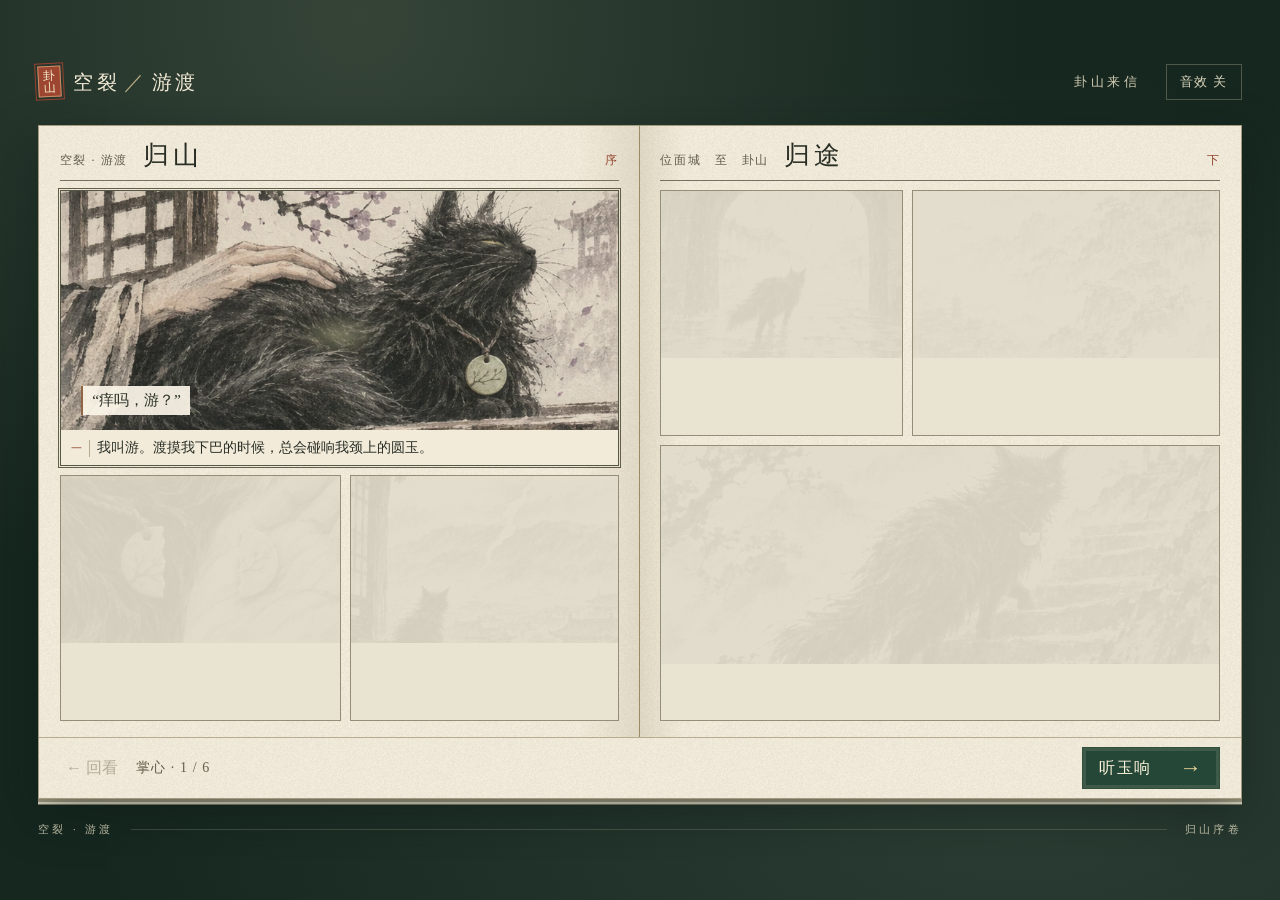
<file: index.html>
<!doctype html>
<html lang="zh-CN">
<head>
  <meta charset="UTF-8" />
  <meta name="viewport" content="width=device-width, initial-scale=1, viewport-fit=cover" />
  <meta name="theme-color" content="#192b25" />
  <link rel="icon" href="data:image/svg+xml,%3Csvg xmlns='http://www.w3.org/2000/svg' viewBox='0 0 40 40'%3E%3Crect width='40' height='40' rx='3' fill='%232f4539'/%3E%3Cpath d='M29 10a14 14 0 1 0 3 17l-6-3a7 7 0 1 1-2-9z' fill='%23dac795'/%3E%3C/svg%3E" />
  <title>空裂：游渡 · 卦山来信</title>
  <script type="module" crossorigin src="./assets/artReboot-LQIRg2mH.js"></script>
  <link rel="modulepreload" crossorigin href="./assets/modulepreload-polyfill-B5Qt9EMX.js">
  <link rel="stylesheet" crossorigin href="./assets/artReboot-CKsgXh84.css">
</head>
<body><main id="game"></main></body>
</html>
</file>
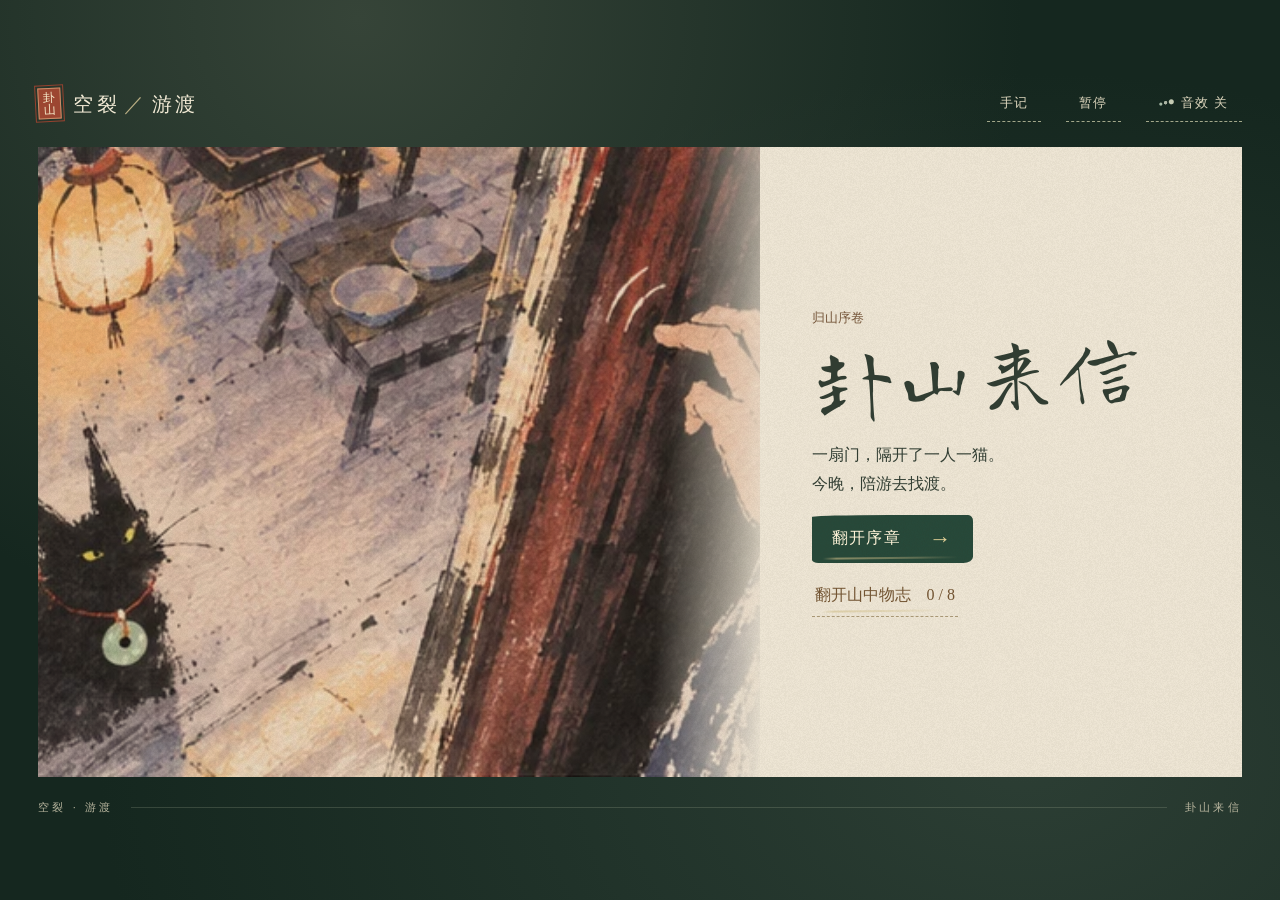
<file: afterimages/index.html>
<!doctype html>
<html lang="zh-CN">
<head>
  <meta charset="UTF-8" />
  <meta name="viewport" content="width=device-width, initial-scale=1, viewport-fit=cover" />
  <meta name="theme-color" content="#192b25" />
  <link rel="icon" href="data:image/svg+xml,%3Csvg xmlns='http://www.w3.org/2000/svg' viewBox='0 0 40 40'%3E%3Crect width='40' height='40' rx='3' fill='%232f4539'/%3E%3Cpath d='M29 10a14 14 0 1 0 3 17l-6-3a7 7 0 1 1-2-9z' fill='%23dac795'/%3E%3C/svg%3E" />
  <title>空裂：游渡 · 卦山来信</title>
  <script type="module" crossorigin src="./assets/artReboot-gast2-4o.js"></script>
  <link rel="modulepreload" crossorigin href="./assets/modulepreload-polyfill-B5Qt9EMX.js">
  <link rel="stylesheet" crossorigin href="./assets/artReboot-D72J3kd1.css">
</head>
<body><main id="game"></main></body>
</html>
</file>
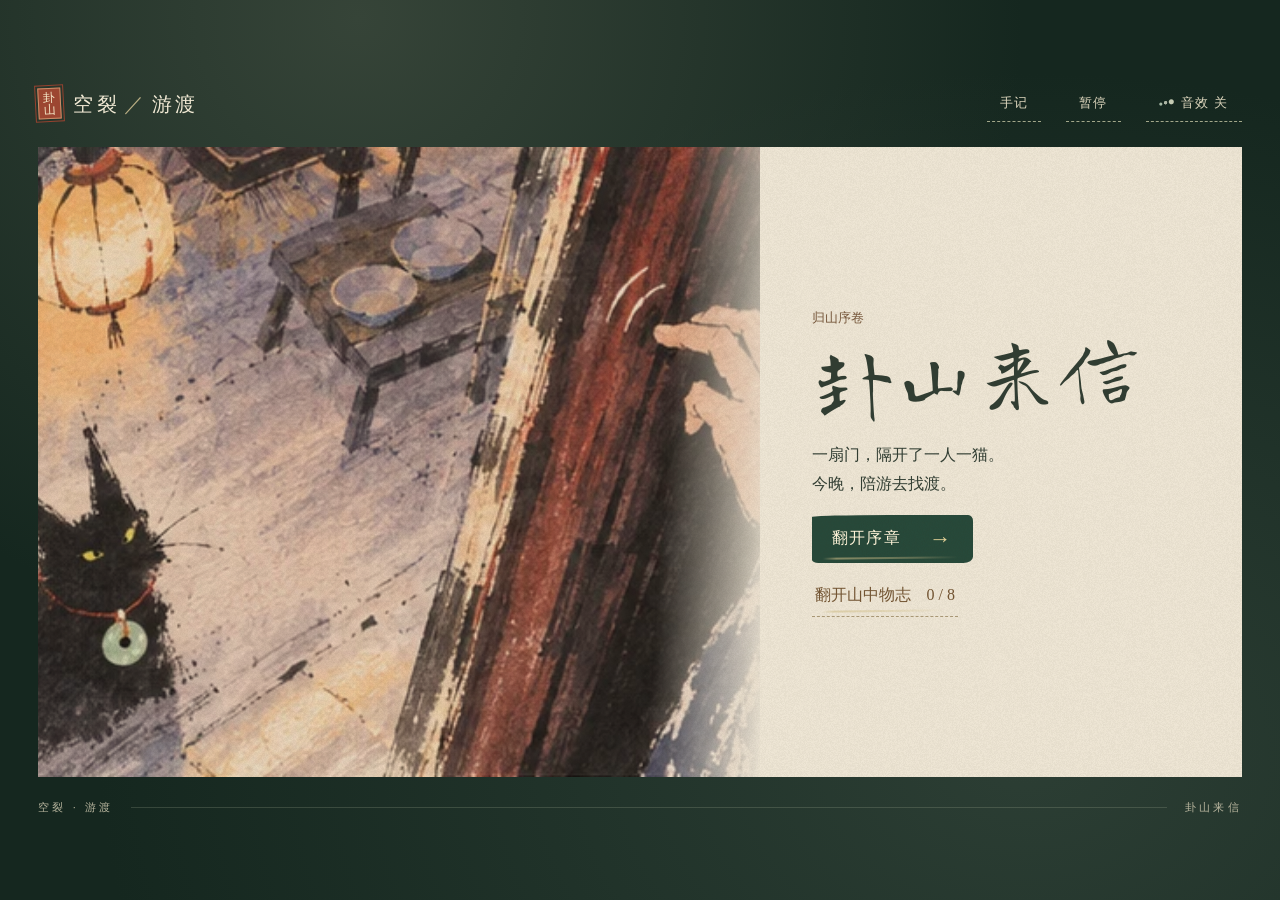
<file: doorway/index.html>
<!doctype html>
<html lang="zh-CN">
<head>
  <meta charset="UTF-8" />
  <meta name="viewport" content="width=device-width, initial-scale=1, viewport-fit=cover" />
  <meta name="theme-color" content="#192b25" />
  <link rel="icon" href="data:image/svg+xml,%3Csvg xmlns='http://www.w3.org/2000/svg' viewBox='0 0 40 40'%3E%3Crect width='40' height='40' rx='3' fill='%232f4539'/%3E%3Cpath d='M29 10a14 14 0 1 0 3 17l-6-3a7 7 0 1 1-2-9z' fill='%23dac795'/%3E%3C/svg%3E" />
  <title>空裂：游渡 · 卦山来信</title>
  <script type="module" crossorigin src="./assets/artReboot-DMi_VR7h.js"></script>
  <link rel="modulepreload" crossorigin href="./assets/modulepreload-polyfill-B5Qt9EMX.js">
  <link rel="stylesheet" crossorigin href="./assets/artReboot-Dnj-_3EI.css">
</head>
<body><main id="game"></main></body>
</html>
</file>
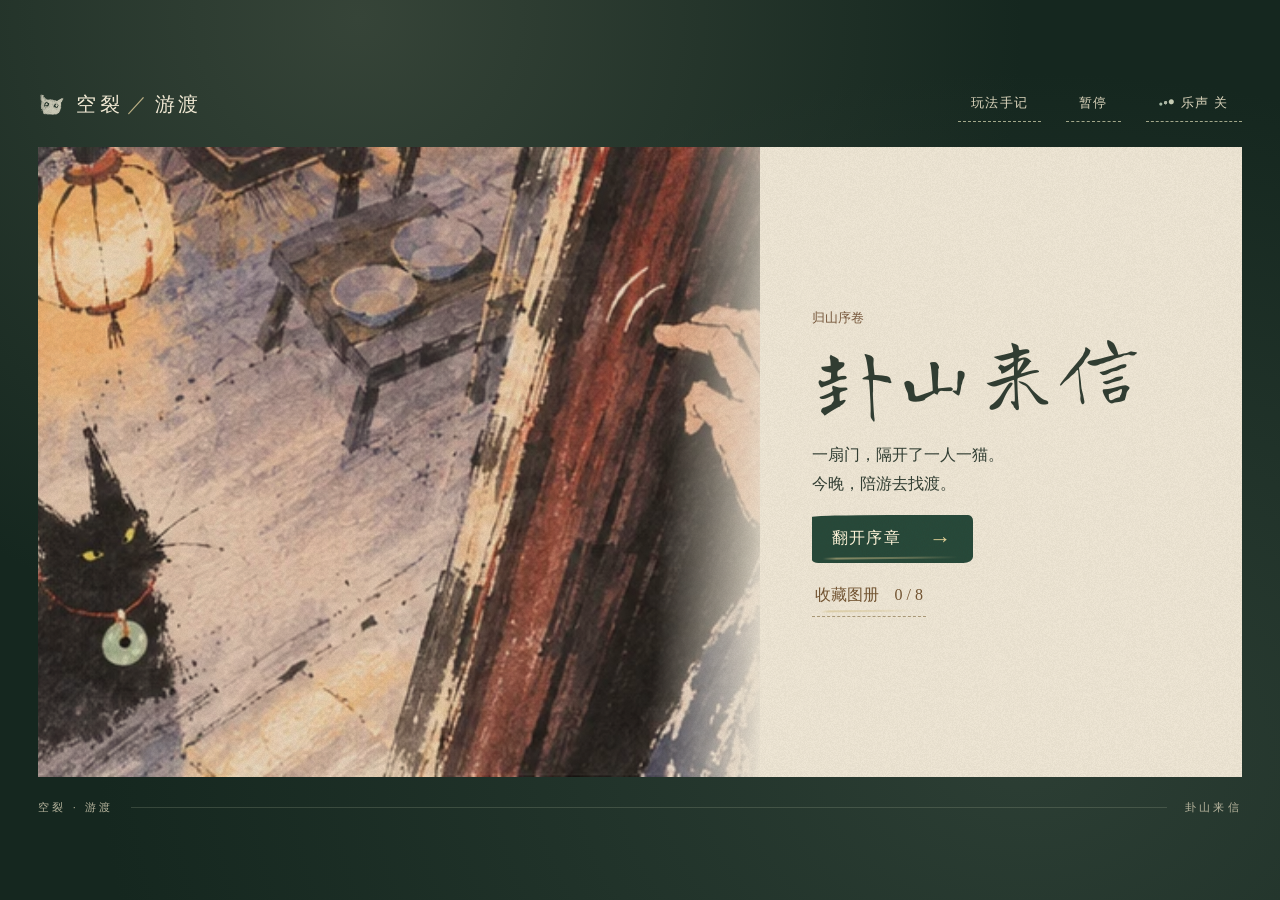
<file: dotted-trail/index.html>
<!doctype html>
<html lang="zh-CN">
<head>
  <meta charset="UTF-8" />
  <meta name="viewport" content="width=device-width, initial-scale=1, viewport-fit=cover" />
  <meta name="theme-color" content="#192b25" />
  <link rel="icon" href="data:image/svg+xml,%3Csvg xmlns='http://www.w3.org/2000/svg' viewBox='0 0 40 40'%3E%3Crect width='40' height='40' rx='3' fill='%232f4539'/%3E%3Cpath d='M29 10a14 14 0 1 0 3 17l-6-3a7 7 0 1 1-2-9z' fill='%23dac795'/%3E%3C/svg%3E" />
  <title>空裂：游渡 · 卦山来信</title>
  <script type="module" crossorigin src="./assets/artReboot-WfP8NIGX.js"></script>
  <link rel="modulepreload" crossorigin href="./assets/modulepreload-polyfill-B5Qt9EMX.js">
  <link rel="stylesheet" crossorigin href="./assets/artReboot-CgMDRTbd.css">
</head>
<body><main id="game"></main></body>
</html>
</file>
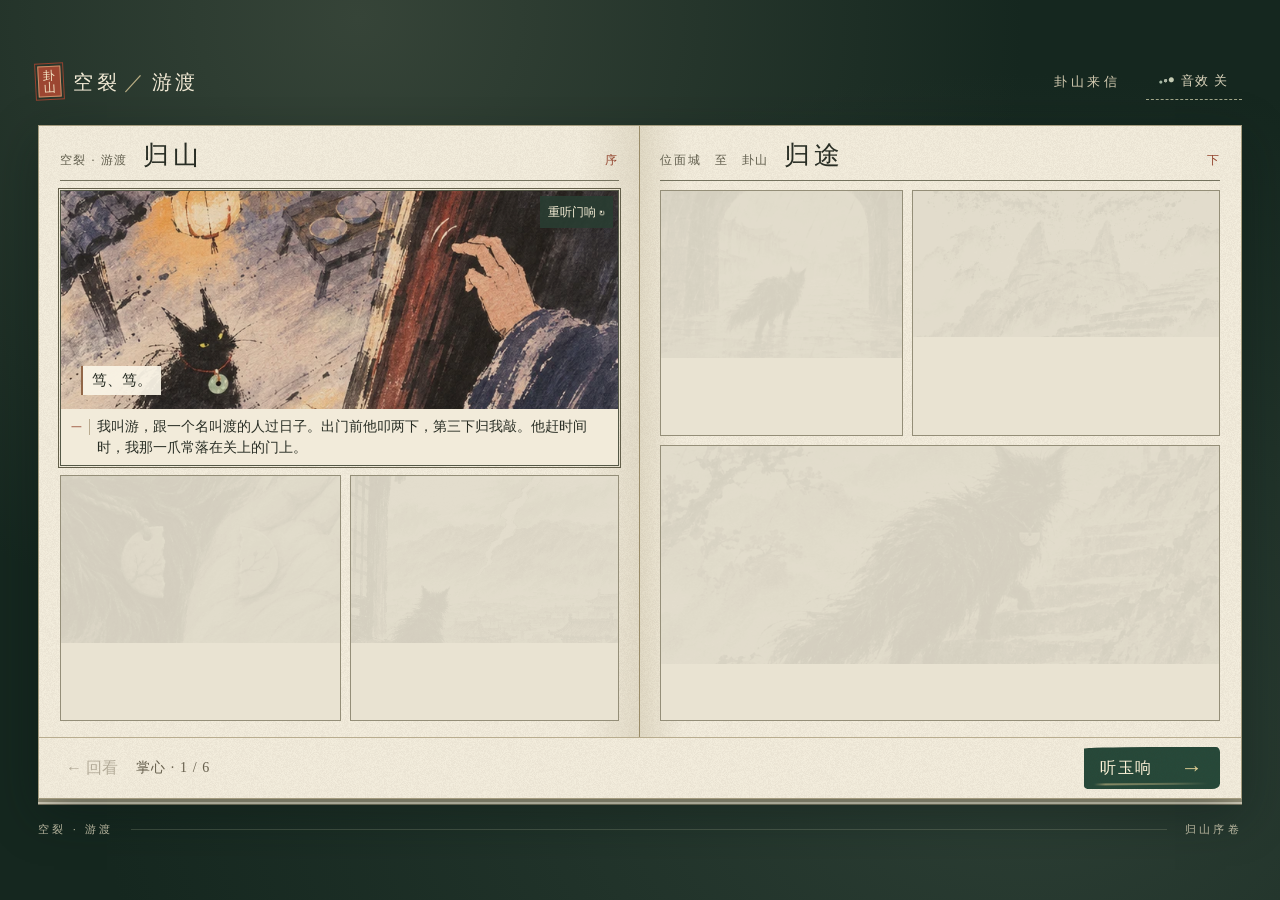
<file: five-knots/index.html>
<!doctype html>
<html lang="zh-CN">
<head>
  <meta charset="UTF-8" />
  <meta name="viewport" content="width=device-width, initial-scale=1, viewport-fit=cover" />
  <meta name="theme-color" content="#192b25" />
  <link rel="icon" href="data:image/svg+xml,%3Csvg xmlns='http://www.w3.org/2000/svg' viewBox='0 0 40 40'%3E%3Crect width='40' height='40' rx='3' fill='%232f4539'/%3E%3Cpath d='M29 10a14 14 0 1 0 3 17l-6-3a7 7 0 1 1-2-9z' fill='%23dac795'/%3E%3C/svg%3E" />
  <title>空裂：游渡 · 卦山来信</title>
  <script type="module" crossorigin src="./assets/artReboot-DP2em4nr.js"></script>
  <link rel="modulepreload" crossorigin href="./assets/modulepreload-polyfill-B5Qt9EMX.js">
  <link rel="stylesheet" crossorigin href="./assets/artReboot-BjW08Puq.css">
</head>
<body><main id="game"></main></body>
</html>
</file>
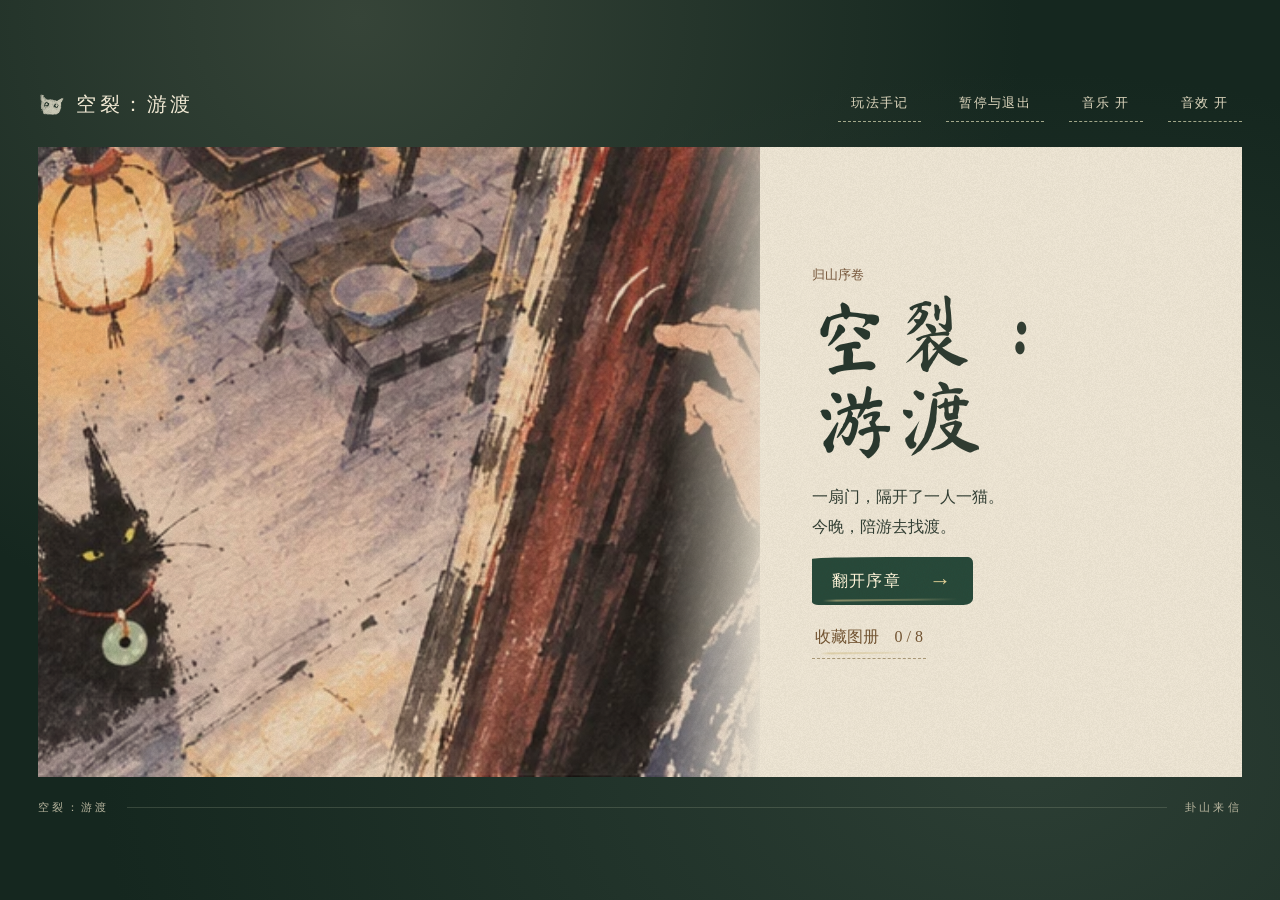
<file: ink-journey/index.html>
<!doctype html>
<html lang="zh-CN">
<head>
  <meta charset="UTF-8" />
  <meta name="viewport" content="width=device-width, initial-scale=1, viewport-fit=cover" />
  <meta name="theme-color" content="#192b25" />
  <link rel="icon" href="data:image/svg+xml,%3Csvg xmlns='http://www.w3.org/2000/svg' viewBox='0 0 40 40'%3E%3Crect width='40' height='40' rx='3' fill='%232f4539'/%3E%3Cpath d='M29 10a14 14 0 1 0 3 17l-6-3a7 7 0 1 1-2-9z' fill='%23dac795'/%3E%3C/svg%3E" />
  <title>空裂：游渡</title>
  <script type="module" crossorigin src="./assets/artReboot-MEV6KsOH.js"></script>
  <link rel="modulepreload" crossorigin href="./assets/modulepreload-polyfill-B5Qt9EMX.js">
  <link rel="stylesheet" crossorigin href="./assets/artReboot-DS3X3qFe.css">
</head>
<body><main id="game"></main></body>
</html>
</file>
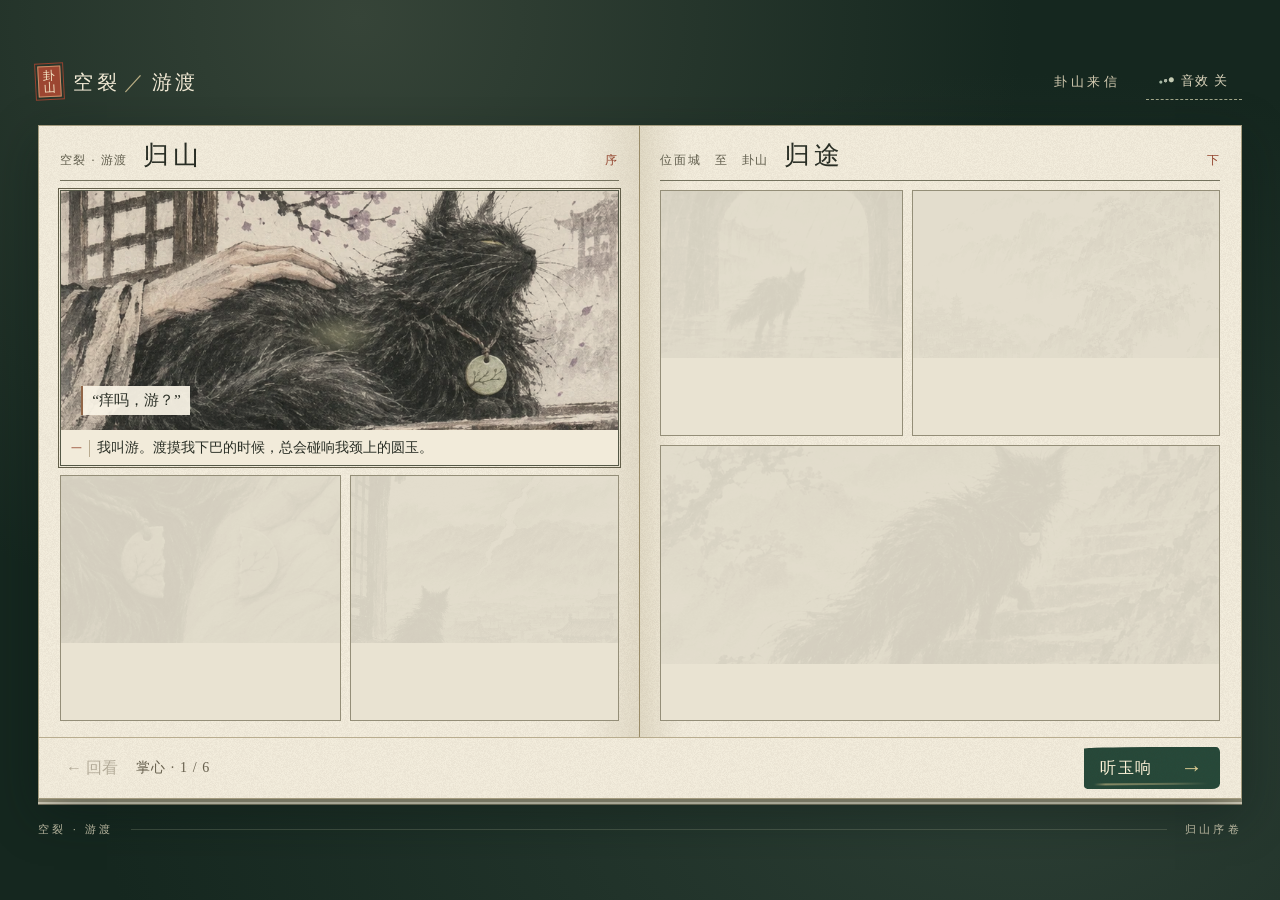
<file: ink-lab/index.html>
<!doctype html>
<html lang="zh-CN">
<head>
  <meta charset="UTF-8" />
  <meta name="viewport" content="width=device-width, initial-scale=1, viewport-fit=cover" />
  <meta name="theme-color" content="#192b25" />
  <link rel="icon" href="data:image/svg+xml,%3Csvg xmlns='http://www.w3.org/2000/svg' viewBox='0 0 40 40'%3E%3Crect width='40' height='40' rx='3' fill='%232f4539'/%3E%3Cpath d='M29 10a14 14 0 1 0 3 17l-6-3a7 7 0 1 1-2-9z' fill='%23dac795'/%3E%3C/svg%3E" />
  <title>空裂：游渡 · 卦山来信</title>
  <script type="module" crossorigin src="./assets/artReboot-BHxLbPWW.js"></script>
  <link rel="modulepreload" crossorigin href="./assets/modulepreload-polyfill-B5Qt9EMX.js">
  <link rel="stylesheet" crossorigin href="./assets/artReboot-Bs0Nvvnc.css">
</head>
<body><main id="game"></main></body>
</html>
</file>
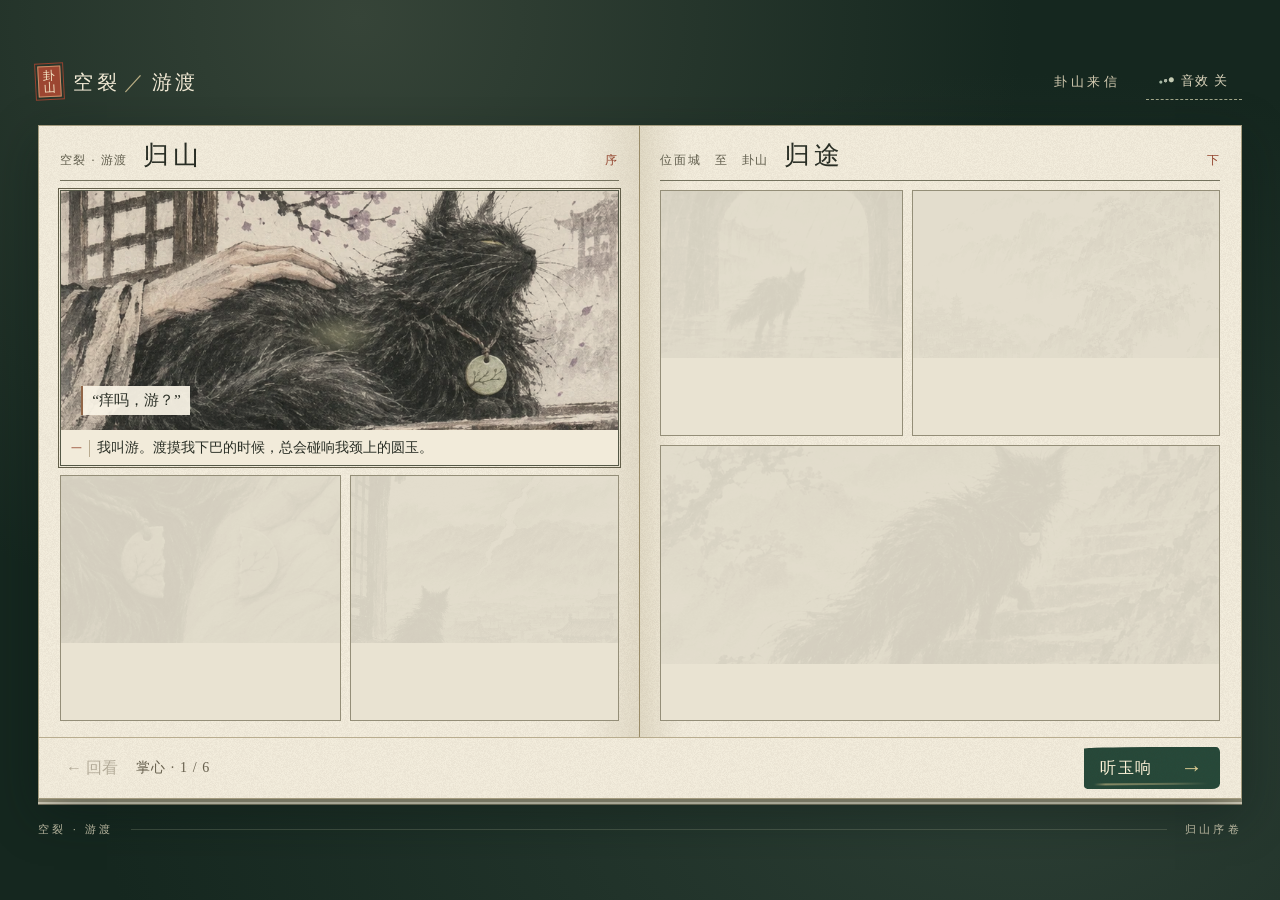
<file: returning-colours/index.html>
<!doctype html>
<html lang="zh-CN">
<head>
  <meta charset="UTF-8" />
  <meta name="viewport" content="width=device-width, initial-scale=1, viewport-fit=cover" />
  <meta name="theme-color" content="#192b25" />
  <link rel="icon" href="data:image/svg+xml,%3Csvg xmlns='http://www.w3.org/2000/svg' viewBox='0 0 40 40'%3E%3Crect width='40' height='40' rx='3' fill='%232f4539'/%3E%3Cpath d='M29 10a14 14 0 1 0 3 17l-6-3a7 7 0 1 1-2-9z' fill='%23dac795'/%3E%3C/svg%3E" />
  <title>空裂：游渡 · 卦山来信</title>
  <script type="module" crossorigin src="./assets/artReboot-C8pdUI8B.js"></script>
  <link rel="modulepreload" crossorigin href="./assets/modulepreload-polyfill-B5Qt9EMX.js">
  <link rel="stylesheet" crossorigin href="./assets/artReboot-4eFhBCat.css">
</head>
<body><main id="game"></main></body>
</html>
</file>
<file: assets/artReboot-CKsgXh84.css>
:root{font-family:Songti SC,STSong,"Noto Serif CJK SC",serif;color:#242b22;background:#162720;--ivory: #f1e9d4;--gold: #c6ac71;--ink: #18372e;--rust: #99472e;font-synthesis:none}*{box-sizing:border-box}body{margin:0;min-height:100svh;background:radial-gradient(ellipse at 28% 2%,#364438 0,transparent 51%),radial-gradient(ellipse at 80% 84%,#2c3e34,transparent 64%),#15271f}button{font:inherit;cursor:pointer}button:focus-visible{outline:3px solid #efaa48;outline-offset:4px}button{touch-action:manipulation}.shell{max-width:1600px;width:94%;margin:auto;min-height:100svh;display:flex;flex-direction:column;justify-content:center;padding:0 0 2px}header,footer{color:var(--ivory);display:flex;align-items:center;justify-content:space-between}header{height:clamp(62px,9.6svh,90px);flex:none}.brand,.tools{display:flex;align-items:center}.brand{gap:12px}.brand strong{font-size:clamp(18px,1.6vw,25px);font-weight:600;letter-spacing:.17em}.brand strong span{font-weight:400;color:#bbaf85;margin:0 4px}.seal{display:inline-flex;align-items:center;justify-content:center;width:23px;height:31px;text-align:center;background:#9c4631;border:1px solid #c88f6a;outline:1px solid #95422f;outline-offset:2px;color:#f6e9c9;line-height:1;font-size:12px;transform:rotate(-3deg)}.tools{gap:25px}.edition{letter-spacing:.28em;font-size:13px;color:#d2c9af}.tools button,.hint{border:1px solid #8d957a77;background:transparent;color:#ddd6bd;min-height:36px;padding:5px 13px;font-size:13px;letter-spacing:.1em}.tools button:hover,.hint:hover{background:#a6a98d22}footer{height:clamp(36px,7svh,60px);color:#b9b69f;font-size:11px;letter-spacing:.28em}footer:before{content:"";order:1;height:1px;flex:1;background:#adb59a38;margin:0 18px}footer span:last-child{order:2}.book,.vista,.play-layout{position:relative;border:1px solid #a6a38488;box-shadow:0 18px 55px #09140f66}.book{display:grid;grid-template-columns:1.83fr 1fr;min-height:460px;height:min(78svh,760px);background:#d6caae}.image-box,.vista,.scene,.inset{position:relative;overflow:hidden;isolation:isolate}.plate{position:absolute;inset:0;width:100%;height:100%;-o-object-fit:cover;object-fit:cover;-webkit-user-select:none;-moz-user-select:none;user-select:none;pointer-events:none}.art-rub,.shade{position:absolute;inset:0;pointer-events:none}.art-rub{background:linear-gradient(0deg,#071a1666,transparent 27%),linear-gradient(90deg,#12241a11,transparent 70%,#281f171f)}.scene-label{position:absolute;left:24px;top:24px;color:#fff3ce;background:#1a2c25e6;padding:9px 14px;letter-spacing:.16em;font-size:13px;border-left:2px solid #d5b77a;z-index:4;pointer-events:none}.spoken{position:absolute;bottom:9%;left:7%;padding:10px 17px;background:#f2ead9ef;border-left:3px solid var(--rust);color:#252f24;font-size:clamp(17px,2vw,29px);letter-spacing:.08em;box-shadow:3px 3px #26372c66;animation:ink-in .7s ease-out}.paper,.guidance{background-color:var(--ivory);background-image:url(./grain-DhGiIOs_.png),linear-gradient(97deg,#b7a7824d,transparent 6%,#fff6e080 60%,#d5c6a642)}.paper{position:relative;display:flex;align-items:flex-start;flex-direction:column;justify-content:center;padding:clamp(28px,4.1vw,70px);border-left:4px double #897f63}.eyebrow,.folio,.pagination,footer,.scene-label,.end-mark,.speaker,.progress,.edition,.tools button,.hint{font-family:PingFang SC,Heiti SC,sans-serif}.eyebrow{display:flex;align-items:center;gap:9px;font-size:12px;letter-spacing:.21em;color:var(--rust);font-weight:600}.eyebrow i{background:currentColor;width:20px;height:1px}.folio{font-size:12px;letter-spacing:.26em;color:#69694f;margin:clamp(25px,5svh,57px) 0 10px}.paper h1,.vista h1{font-size:clamp(38px,4.6vw,84px);font-weight:700;line-height:1.17;letter-spacing:.025em;margin:0}.red-rule{width:37px;height:3px;background:#a45237;margin-top:22px}.paper p,.vista p{font-size:clamp(17px,1.45vw,23px);line-height:1.95;letter-spacing:.04em;max-width:21em;margin:23px 0 30px;text-wrap:pretty}.primary{border:1px solid #304f3d;color:#fff4d9;background:#244738;min-height:47px;padding:11px 20px;display:inline-flex;align-items:center;justify-content:space-between;gap:28px;font-size:16px;letter-spacing:.09em;box-shadow:inset 0 0 0 3px #c3c2a028;transition:background .2s,transform .2s}.primary:hover{background:#355a45;transform:translateY(-1px)}.primary span{font:22px Georgia,serif;color:#dfce95}.pagination{display:flex;gap:5px;align-items:center;position:absolute;left:clamp(28px,4.1vw,70px);bottom:23px}.pagination b{width:17px;height:2px;background:#a89e83}.pagination b.read{background:#8c452f}.pagination small{font:11px Georgia,serif;letter-spacing:.1em;margin-left:7px;color:#71684f}.insets{display:flex;position:absolute;right:3%;bottom:4%;gap:7px;pointer-events:none}.inset{margin:0;width:clamp(65px,8vw,120px);aspect-ratio:1.5;box-shadow:0 2px 7px #14251b77;border:3px solid #dcd1b5;transform:rotate(-3deg)}.inset+.inset{transform:rotate(2deg)}.inset figcaption{position:absolute;bottom:0;left:0;background:#e6dcc3;font-size:11px;padding:1px 4px}.reveal{animation:ink-in .55s ease-out,breathe 18s ease-in-out infinite alternate}@keyframes ink-in{0%{opacity:.15}to{opacity:1}}@keyframes breathe{0%{transform:scale(1)}to{transform:scale(1.045) translate(-.6%)}}.vista{height:min(78svh,760px);min-height:445px;display:flex;align-items:flex-end;color:#fff4d4}.vista .plate{-o-object-position:60% 55%;object-position:60% 55%;animation:breathe 22s ease-in-out infinite alternate}.shade{background:linear-gradient(90deg,#101f1bf5,#11241bc7 24%,#13241c22 65%),linear-gradient(0deg,#11251ba8,transparent 45%)}.vista-copy{position:relative;padding:clamp(26px,5.7vw,90px);max-width:70%}.vista .eyebrow{color:#dac288;margin-bottom:25px}.vista .primary{background:#e3d5ac;border-color:#bcaa77;color:#253b2c}.vista .primary span{color:#4a5c3f}.vista h1{font-size:clamp(47px,6.5vw,110px)}.end-scene h1{font-size:clamp(35px,4.6vw,76px)}.end-mark{font-size:13px;letter-spacing:.17em;color:#ddc794;margin-bottom:18px}.play-layout{overflow:hidden}.scene{height:clamp(330px,61svh,650px);background:#45554b}.outer>.plate{filter:saturate(.23);-o-object-position:center 54%;object-position:center 54%}.altar{position:absolute;left:65%;top:52%;transform:translate(-50%,-50%);background:#14291fea;border:1px solid #dbc68a;color:#fff0c7;display:flex;align-items:center;gap:8px;padding:8px 12px;min-height:46px;white-space:nowrap;font-size:17px}.halo{font-size:24px;color:#edd890;animation:glow 2s ease-in-out infinite alternate}@keyframes glow{to{text-shadow:0 0 12px #f4dc85}}.guidance{display:flex;gap:20px;align-items:center;padding:clamp(15px,2vw,30px) clamp(18px,3.6vw,60px);min-height:114px;border-top:4px double #8c8368}.speaker{color:#863f2a;font-size:17px;border:1px solid #a8825d;padding:8px;flex:none}.guidance h2{margin:0 0 5px;font-size:clamp(19px,1.85vw,27px)}.guidance p{margin:0;font-size:clamp(15px,1.15vw,19px);line-height:1.75;max-width:60em}.guide-text{flex:1}.hint{color:#344a35;border-color:#a09c80;white-space:nowrap;min-height:43px}.inner{--fx: 22%;--fy: 44%;--radius: 90px;--recovery: 0;touch-action:none;-moz-user-select:none;user-select:none;-webkit-user-select:none;cursor:crosshair}.inner>.plate{filter:saturate(calc(.7 + var(--recovery)*.4)) brightness(.79)}.inner .scene-label,.progress{z-index:5}.progress{position:absolute;right:20px;top:24px;background:#162b23ee;border:1px solid #ad9a68;color:#ecdbad;padding:7px 12px;letter-spacing:.1em;font-size:14px;pointer-events:none}.progress strong{padding-left:5px}.glyphs,.fog,.lens,.wisp{position:absolute;inset:0}.glyph{position:absolute;transform:translate(-50%,-50%) rotate(-6deg);width:clamp(43px,5.2vw,72px);height:clamp(43px,5.2vw,72px);padding:0;border:0;background:radial-gradient(ellipse,#e1d3aab8,transparent 72%);border-radius:50%;color:#282e23;text-shadow:0 0 4px #ece0bc;font-size:clamp(29px,3.3vw,54px);font-weight:700;line-height:1;cursor:inherit}.glyph:nth-child(3n){transform:translate(-50%,-50%) rotate(8deg)}.glyph.lit{color:#20271a;text-shadow:0 0 3px #ffefbe,0 0 12px #ffefbe;background:radial-gradient(ellipse,#ecdeb9de 26%,transparent 74%)}.glyph.taken{opacity:0;transition:opacity .55s;pointer-events:none}.fog{pointer-events:none;background:radial-gradient(circle at var(--fx) var(--fy),transparent 0 calc(var(--radius)*.67),#273d3b18 var(--radius),#1d393c95 calc(var(--radius)*1.4),#1b3438aa);-webkit-backdrop-filter:blur(2.5px);backdrop-filter:blur(2.5px);-webkit-mask-image:radial-gradient(circle at var(--fx) var(--fy),transparent 0 calc(var(--radius)*.74),black calc(var(--radius)*1.35));mask-image:radial-gradient(circle at var(--fx) var(--fy),transparent 0 calc(var(--radius)*.74),black calc(var(--radius)*1.35))}.lens{pointer-events:none;background:radial-gradient(circle at var(--fx) var(--fy),#f9d99419 0 calc(var(--radius)*.75),#ffdf882b calc(var(--radius)*.96),transparent calc(var(--radius)*1.08))}.wisp{pointer-events:none;opacity:0;background:repeating-radial-gradient(ellipse at 87% 65%,transparent 0 25px,#a4c4b31f 27px,transparent 31px);transition:opacity .7s}.fen .wisp{opacity:1;animation:mirage 2s ease-in-out infinite alternate}@keyframes mirage{to{transform:scale(1.12) skew(-3deg)}}#echo{position:absolute;left:50%;bottom:4%;transform:translate(-50%);pointer-events:none;color:#fef2c8;background:#192d24d9;padding:6px 12px;white-space:nowrap;font-size:19px;letter-spacing:.12em}#echo:empty{display:none}.complete .fog,.complete .lens{opacity:.15;transition:.7s}@media(min-width:1600px){.shell{width:89%}}@media(max-width:780px){.shell{width:94%}.book{grid-template-columns:1.18fr 1fr}.paper{padding:26px}.paper h1{font-size:42px}.paper p{line-height:1.8}.edition{display:none}.tools{gap:10px}.pagination{left:26px}.guidance{gap:12px}.scene-label{top:15px;left:14px}.progress{right:14px;top:15px}.insets{bottom:2%}.spoken{bottom:18%}}@media(max-width:600px){.shell{width:100%;justify-content:flex-start;padding:0 12px}header{height:58px;padding:0 4px}.brand strong{font-size:18px}.seal{width:18px;height:24px;font-size:10px}.book{display:flex;flex-direction:column;height:auto;min-height:0}.comic-art{height:clamp(190px,40svh,365px);flex:none}.paper{padding:20px 23px 18px;border-left:0;border-top:3px double #8c836e;min-height:0}.eyebrow{font-size:11px}.folio{position:absolute;top:21px;right:22px;margin:0;font-size:10px}.paper h1{font-size:35px;margin-top:11px}.red-rule{display:none}.paper p{font-size:16px;line-height:1.72;margin:12px 0 16px;max-width:100%}.primary{font-size:15px;min-height:43px;padding:8px 16px;gap:19px}.pagination{left:auto;right:17px;bottom:32px}.pagination b{width:10px}.pagination small{display:none}.scene-label{font-size:10px;left:12px;top:12px;padding:7px 9px}.spoken{font-size:17px;left:5%;bottom:7%;padding:6px 9px}.inset{width:49px;border-width:2px}.insets{bottom:5%;right:4%}footer{height:34px;font-size:9px}.vista{height:calc(100svh - 98px);min-height:480px}.vista .plate{-o-object-position:60% center;object-position:60% center}.shade{background:linear-gradient(0deg,#13261bf5 5%,#152b20ce 28%,#16302733 70%)}.vista-copy{padding:24px;max-width:100%;width:100%}.vista h1{font-size:51px}.vista .eyebrow{margin-bottom:16px}.vista p{font-size:17px;margin:14px 0 20px}.end-scene h1{font-size:34px}.scene{height:clamp(300px,53svh,530px)}.guidance{display:grid;grid-template-columns:30px 1fr;gap:6px 11px;align-items:start;padding:15px 15px 17px}.guidance h2{font-size:20px;line-height:1.4}.guidance p{font-size:15px;line-height:1.62}.speaker{font-size:14px;padding:6px 3px;text-align:center;margin-top:2px}.guidance>.hint,.guidance>.primary{grid-column:2;justify-self:start;margin-top:3px}.hint{min-height:38px}.progress{font-size:11px;top:12px;right:12px;padding:6px 9px}.glyph{width:45px;height:45px;font-size:32px}.altar{font-size:15px}#echo{font-size:16px}}@media(prefers-reduced-motion:reduce){*,*:before,*:after{animation-duration:.01ms!important;animation-iteration-count:1!important;transition-duration:.01ms!important}}.weather{position:absolute;pointer-events:none;inset:0;mix-blend-mode:screen}.weather-0{opacity:.5;background:repeating-linear-gradient(109deg,transparent 0 62px,#c9d9bb26 63px,transparent 64px 107px);-webkit-mask-image:linear-gradient(90deg,#000,transparent 50%);mask-image:linear-gradient(90deg,#000,transparent 50%);animation:rain 2s linear infinite}@keyframes rain{to{background-position:-72px 215px}}.weather-1{background:radial-gradient(ellipse at 35% 60%,#e0dfc559,transparent 45%);animation:fog-drift 8s ease-in-out infinite alternate}@keyframes fog-drift{to{transform:translate(9%);opacity:.35}}.weather-2{background:radial-gradient(ellipse at 62% 68%,#fee89840 1%,transparent 17%);animation:lamp-flare 1.2s steps(5) infinite alternate}@keyframes lamp-flare{to{opacity:.18}}.wisp i{position:absolute;width:13px;height:26px;background:radial-gradient(ellipse at 50% 70%,#fff7ae 12%,#cfac4d 32%,transparent 70%);border-radius:80% 10% 55% 50%;filter:drop-shadow(0 0 8px #e3c67a);transform:rotate(12deg)}.wisp i:nth-child(1){top:20%;left:26%}.wisp i:nth-child(2){top:58%;left:65%}.wisp i:nth-child(3){top:68%;left:43%}.wisp i:nth-child(4){top:46%;left:12%}.wisp i:nth-child(5){top:75%;left:82%}.idol-speaker{align-self:stretch;min-width:68px;display:grid;place-items:center;position:relative}.idol-print{width:66px;height:52px;background-image:url(../assets/art-reboot/idol.webp);background-size:cover;mix-blend-mode:multiply;filter:grayscale(1) contrast(1.3);-webkit-mask-image:radial-gradient(ellipse,#000 40%,transparent 76%);mask-image:radial-gradient(ellipse,#000 40%,transparent 76%)}.idol-speaker .speaker{border:0;padding:0;font-size:13px}.guidance .primary{flex-shrink:0}.play-layout:has(.inner.complete) .guidance{background-color:#eae7ca}.outer .plate{animation:altar-approach 12s ease-out both}@keyframes altar-approach{0%{transform:scale(1.035)}to{transform:scale(1)}}@media(max-width:600px){.idol-speaker{min-width:30px;align-self:start}.idol-print{width:38px;height:34px}.idol-speaker .speaker{font-size:12px}.end-mark{margin:10px 0 16px}}@media(min-width:900px){.play-layout{display:grid;grid-template-columns:minmax(0,1.83fr) minmax(0,1fr);min-height:460px;height:min(78svh,760px)}.play-layout>.scene{height:100%}.play-layout .guidance{flex-direction:column;align-items:flex-start;justify-content:center;padding:clamp(25px,3.8vw,62px);border-top:0;border-left:4px double #897f63}.guidance h2{font-size:clamp(24px,2.45vw,40px);line-height:1.4}.guidance p{font-size:clamp(16px,1.3vw,22px);line-height:1.85;margin-top:13px}.guide-text{flex:0}.idol-speaker{align-self:flex-start;display:flex;gap:7px;align-items:center}.idol-print{width:57px;height:57px}.altar{left:71%;top:47%}}.shot-1 .paint,.title-scene .plate{filter:saturate(.16)}.end-scene .plate{animation:restore-color 2.8s ease-out both}@keyframes restore-color{0%{filter:grayscale(1) brightness(.78)}to{filter:saturate(1.06) brightness(1.04)}}@media(prefers-reduced-motion:reduce){.end-scene .plate{animation:none}}.story-touch{position:absolute;z-index:3;width:46px;height:46px;transform:translate(-50%,-50%);border:0;background:none;border-radius:50%;cursor:pointer}.story-touch:before,.story-touch:after{content:"";position:absolute;inset:5px;border:1px solid #f6d89fb0;border-radius:50%;animation:signal 3s ease-out infinite}.story-touch:after{animation-delay:.9s}@keyframes signal{0%{opacity:0;transform:scale(.4)}25%{opacity:.9}90%,to{opacity:0;transform:scale(1.5)}}.flying-ink{position:fixed;z-index:9;pointer-events:none;color:#fbdfa2;font-size:36px;text-shadow:0 0 6px #654825}.shot-0 .weather,.shot-2 .weather{display:none}.art-rub{background:linear-gradient(0deg,#4a473718,transparent 24%)}.comic-art,.outer,.guide-plate{background:#eee9db}.outer>.plate,.guide-plate>.plate{-o-object-position:center;object-position:center;animation:ink-in .65s ease-out}.art-point{position:absolute;width:52px;height:52px;transform:translate(-50%,-50%);border:0;background:transparent;border-radius:50%}.art-point i,.art-point:after{content:"";position:absolute;inset:8px;border:2px solid #927238;border-radius:50%;box-shadow:0 0 0 2px #fff7ce9c;animation:signal 2.6s ease-out infinite}.art-point:after{animation-delay:1.25s}.inner>.fen-plate{opacity:0;transition:opacity .55s steps(5,end)}.inner.fen>.fen-plate{opacity:1}.inner>.plate{filter:saturate(calc(.85 + var(--recovery)*.2)) brightness(.97)}.inner .fog{background:radial-gradient(circle at var(--fx) var(--fy),transparent var(--radius),#38545b35 calc(var(--radius)*1.4),#3c545a59)}.inner.fen .fog{-webkit-backdrop-filter:blur(1.4px);backdrop-filter:blur(1.4px)}.idol-print{background-image:url(../assets/art-reboot/voice-detail.webp);filter:none}.shot-1 .paint,.title-scene .plate{filter:grayscale(.96)}@media(min-width:601px){.vista .plate{-o-object-fit:contain;object-fit:contain;-o-object-position:right center;object-position:right center;background:#f4f0e8}.vista .shade{background:linear-gradient(90deg,#192e25 0%,#1b3028f7 22%,#1c3129c7 37%,transparent 68%)}}@media(prefers-reduced-motion:reduce){.art-point i,.art-point:after{animation:none}}.comic-folio{--paper: #f3eddd;--rubric: #93462f;--lead: #373a2d;background:var(--paper) url(./grain-DhGiIOs_.png);border:1px solid #a39a7d;box-shadow:0 16px 45px #0a171366,0 3px #a39c83,0 5px #e3dcc7,0 6px #827d68;color:#282d24}.folio-pages{position:relative;display:grid;grid-template-columns:repeat(2,minmax(0,1fr))}.folio-leaf{min-width:0;padding:12px clamp(12px,1.6vw,30px) 16px}.leaf-0{background:linear-gradient(90deg,transparent 90%,#8b7e5b27 100%);border-right:1px solid #998b68}.leaf-3{background:linear-gradient(90deg,#81734727 0%,transparent 7%)}.folio-head{display:flex;align-items:baseline;gap:15px;padding-bottom:7px;border-bottom:1px solid #74725e;margin:0 0 9px}.folio-head b{font-size:clamp(20px,2vw,30px);letter-spacing:.16em}.folio-head span{font-size:12px;letter-spacing:.13em;color:#615e4d}.folio-head span:last-child{margin-left:auto;color:var(--rubric)}.folio-cells{height:clamp(400px,59svh,660px);display:grid;grid-template-columns:1.05fr 1fr;gap:9px;grid-template-rows:1.12fr 1fr}.ink-panel{position:relative;padding:0;margin:0;min-height:0;min-width:0;overflow:hidden;display:grid;grid-template-rows:minmax(0,1fr) auto;border:1px solid #948e78;background:#e9e3d2}.ink-panel figcaption{padding:7px 10px;display:flex;align-items:baseline;gap:7px;background:#f7f0dfa6;font-size:clamp(14px,1.12vw,19px);line-height:1.48;opacity:0}.panel-number{flex:none;font-size:.8em;color:var(--rubric);border-right:1px solid #b9ab90;padding-right:7px}.cut-0,.cut-5{grid-column:1 / -1}.leaf-3 .folio-cells{grid-template-columns:.88fr 1.12fr;grid-template-rows:1fr 1.12fr}.panel-window{position:relative;min-height:0;overflow:hidden}.panel-window img{width:100%;height:100%;-o-object-fit:cover;object-fit:cover;display:block;opacity:.13;filter:grayscale(1) contrast(.66);mix-blend-mode:multiply}.cut-0 img{-o-object-position:50% 43%;object-position:50% 43%}.cut-1 img{-o-object-position:48% 54%;object-position:48% 54%}.cut-2 img{-o-object-position:47% 52%;object-position:47% 52%}.cut-5 img{-o-object-position:50% 42%;object-position:50% 42%}.ink-panel.opened{border-color:#555846}.ink-panel.opened figcaption,.ink-panel.opened img{opacity:1}.ink-panel.opened img{filter:none;animation:print-ink .52s ease-out}.ink-panel.opened.cut-2 img{filter:saturate(.22)}.ink-panel.reading{outline:1px solid #625e49;outline-offset:1px}@keyframes print-ink{0%{opacity:.15;clip-path:polygon(0 0,8% 0,0 100%,0 100%)}to{opacity:1;clip-path:polygon(0 0,128% 0,100% 100%,0 100%)}}.voice-slip{position:absolute;bottom:6%;left:4%;font-size:clamp(13px,1.2vw,20px);padding:4px 9px;background:#faf5e7ed;box-shadow:-2px 0 #916647;opacity:0}.opened .voice-slip{opacity:1}.ink-fx{position:absolute;inset:0;pointer-events:none}.cut-0.reading .ink-fx,.cut-1.reading .ink-fx{background:radial-gradient(ellipse at 50% 60%,#fff6bd5c,transparent 11%);animation:jade-gleam 2.2s steps(6) infinite alternate}@keyframes jade-gleam{0%{opacity:0}to{opacity:1}}.cut-2.reading .ink-fx,.cut-4.reading .ink-fx{background:linear-gradient(101deg,transparent 25%,#f4f2e48a 52%,transparent 74%);animation:lost-color 6s ease-in-out infinite alternate}@keyframes lost-color{0%{transform:translate(-45%)}to{transform:translate(42%)}}.cut-3.reading img{animation:leap-settle .65s steps(5) both}@keyframes leap-settle{0%{transform:translate(-4%) scale(1.1)}to{transform:translate(0) scale(1)}}.folio-nav{border-top:1px solid #b8ac8e;padding:9px clamp(12px,1.6vw,30px);display:flex;align-items:center;gap:12px}.folio-nav [data-do=previous]{border:0;min-height:40px;background:transparent;color:#564c36}.folio-nav [data-do=previous]:disabled{opacity:.38;cursor:default}.folio-progress{font-size:14px;color:#665f4d;letter-spacing:.08em}.folio-nav .primary{margin-left:auto;min-height:42px;padding:7px 16px}.folio-nav .next-label{color:inherit;font:inherit}@media(max-width:740px){.folio-pages{display:flex;overflow-x:auto;scroll-snap-type:x mandatory;scrollbar-width:none}.folio-pages::-webkit-scrollbar{display:none}.folio-leaf{flex:0 0 100%;padding:10px;scroll-snap-align:start}.folio-cells{height:clamp(355px,63svh,600px);gap:6px}.folio-head{gap:11px;margin-bottom:7px}.ink-panel figcaption{font-size:14px;line-height:1.48;padding:5px 6px;gap:4px}.folio-nav{gap:4px;padding:7px}.folio-progress{font-size:12px}.voice-slip{font-size:12px;max-width:92%;padding:3px 5px}.folio-nav .primary{gap:8px;font-size:14px}}@media(prefers-reduced-motion:reduce){.comic-folio *,.comic-folio *:before,.comic-folio *:after{animation:none!important;scroll-behavior:auto!important}}.atlas,.trial-paper,.story-page{background:#eee7d4 url(./grain-DhGiIOs_.png);color:#2e382c;display:grid;grid-template-columns:minmax(0,1.9fr) minmax(270px,1fr);min-height:440px;border:1px solid #a29a7c;box-shadow:0 12px 48px #06110d55}.map-paint{position:relative;aspect-ratio:4/3;align-self:center;isolation:isolate;background:#ddd6c3;overflow:hidden}.mountains,.map-paint>svg{position:absolute;inset:0;width:100%;height:100%}.mountains{filter:grayscale(1) contrast(.88);-o-object-fit:fill;object-fit:fill}.map-paint>svg{pointer-events:none}.map-paint path{fill:none;stroke-linecap:round}.map-paint .wash{stroke:#fff;stroke-width:13}.map-paint .old-way{stroke:#635e4e;stroke-width:.4;stroke-dasharray:.4 1;opacity:.55}.map-paint .open-way{stroke:#a94e32;stroke-width:.65;stroke-dasharray:1 .85}.map-paint .walked{stroke:#407362;stroke-width:.77}.map-start,.landmark span{font-weight:700;color:#25372c;text-shadow:0 1px 3px #fffae8,0 0 5px #fffae8}.map-start{position:absolute;top:89%;left:49%;font-size:13px}.landmark{transform:translate(-50%,-58%);position:absolute;background:none;border:0;width:17%;min-height:44px;padding:0;display:flex;align-items:center;flex-direction:column;color:inherit}.landmark img{width:100%;height:clamp(42px,5.6vw,96px);-o-object-fit:contain;object-fit:contain;filter:drop-shadow(0 2px 2px #fff9dc)}.landmark span{background:linear-gradient(94deg,transparent,#f4ebd1e6 14% 86%,transparent);padding:1px 7px;white-space:nowrap;font-size:clamp(11px,1.1vw,17px);letter-spacing:.1em}.landmark.ready span{color:#863d25;border-bottom:2px solid #b46d42;transform:rotate(-3deg)}.landmark.ready:hover img,.landmark.ready:focus-visible img{transform:translateY(-3px)}.landmark.done{opacity:.85;pointer-events:none}.landmark.done img{height:clamp(22px,3vw,54px)}.map-key,.story-copy{padding:clamp(20px,3.7vw,65px);align-self:center}.map-key small,.puzzle-head small,.story-copy small,.trial-portrait span{font-size:12px;color:#875335;letter-spacing:.16em}.map-key h1,.story-copy h1{font-size:clamp(32px,3.6vw,65px);line-height:1.2;margin:.35em 0}.map-key p,.story-copy p,.puzzle-head p{line-height:1.85;font-size:clamp(15px,1.25vw,21px)}.map-count{font-size:14px;letter-spacing:.08em;margin:1.4em 0 .6em;color:#52624f}.map-key nav{display:grid;gap:6px}.map-key nav button{background:#eee5ce;border:0;border-bottom:1px solid #aa9e80;min-height:46px;color:#314633;text-align:left;display:flex;align-items:center;justify-content:space-between;gap:8px;padding:7px 8px}.map-key nav button:hover{background:#ddd3b9}.map-key nav span{font-size:12px;color:#805537}.crossing{background:#dad2bb}.crossing .plate{-o-object-position:50% 46%;object-position:50% 46%;-o-object-fit:contain;object-fit:contain}.crossing:before{content:"";position:absolute;inset:0;background:linear-gradient(90deg,#403e34,#9b9787 30%,#b6b2a4 70%,#514e42)}.crossing .grey{filter:grayscale(1)}.crossing .stain{opacity:0}.crossing.across .stain{opacity:1;animation:stain-in 1.5s ease-out;-webkit-mask-image:radial-gradient(ellipse at 42% 40%,#000 20%,#000a 44%,transparent 76%),radial-gradient(ellipse at 69% 70%,#000 9%,#000b 35%,transparent 64%);mask-image:radial-gradient(ellipse at 42% 40%,#000 20%,#000a 44%,transparent 76%),radial-gradient(ellipse at 69% 70%,#000 9%,#000b 35%,transparent 64%)}@keyframes stain-in{0%{opacity:0;clip-path:ellipse(4% 7% at 48% 53%)}to{opacity:1;clip-path:ellipse(90% 100% at 48% 53%)}}.encounter .guidance h2{font-size:clamp(19px,1.7vw,28px)}.trial-paper,.story-page{grid-template-columns:minmax(0,1fr) minmax(0,1fr)}.trial-portrait,.split{position:relative;min-height:440px;overflow:hidden}.trial-portrait img,.story-art{display:block;width:100%;height:100%;-o-object-fit:cover;object-fit:cover}.trial-portrait img{position:absolute;inset:0}.trial-portrait span{position:absolute;bottom:5%;left:7%;background:#efe6cfed;color:#394531;padding:9px 12px}#mini{padding:clamp(18px,2.8vw,44px);max-width:640px;width:100%;align-self:center;justify-self:center}.puzzle-head h2{font-size:clamp(26px,2.5vw,43px);margin:.2em 0}.puzzle-head p{margin:.3em 0 .8em}.tiles{display:grid;grid-template-columns:repeat(5,1fr);gap:3px;max-width:370px;margin:auto;touch-action:none}.tiles button{touch-action:none;min-width:0;aspect-ratio:1.28;background:#e4d8bda8;border:1px solid #80785b66;color:#394c42;display:grid;place-items:center}.tiles button[aria-pressed=true]{border:2px solid #87482d;background:#f5eed8}.tiles svg{width:55%;height:70%;pointer-events:none}.tiles [data-symbol="1"]{color:#456d80}.tiles [data-symbol="2"]{color:#986143}.tiles [data-symbol="3"]{color:#696080}.directions,.small-actions,.catch-actions,.bag-items,.capacity{display:flex;align-items:center;justify-content:center;gap:6px;flex-wrap:wrap}.directions{margin:8px 0}#mini button{color:#304033}.directions button,.small-actions button,.catch-actions button,.bag-items button{background:#ece2c9;border:1px solid #998d70;min-height:40px;padding:5px 10px}.directions button{min-width:45px;font-size:22px}.directions .pointed{background:#d2bd86}.small-actions strong{margin-left:auto;font-size:14px}.puzzle-note{min-height:2.7em;line-height:1.5;color:#775338;margin:8px 0}.fall-field{position:relative;height:clamp(140px,22vh,235px);overflow:hidden;border-block:1px solid #ac9c77;background:linear-gradient(178deg,#e7d9b9,#f6ebd2 70%,#cabb99)}.falling{position:absolute;transform:translate(-50%);display:grid;justify-items:center;background:none;border:0;white-space:nowrap}.falling svg{width:38px;height:38px;color:#8d5632}.falling span{font-size:13px;background:#f6edd5e6}@keyframes fall{0%{top:0}to{top:calc(100% - 65px)}}.catch-actions{margin:10px 0}.capacity{justify-content:space-between;border-top:1px solid #aaa084;padding:10px 0}.capacity span{color:#927342;letter-spacing:.12em}.bag-items{justify-content:start;min-height:42px}.bag-items button{display:flex;align-items:center;gap:4px}.bag-items svg{width:24px}.story-page{min-height:min(72vh,710px)}.story-art{max-height:76svh;align-self:center}.memory{border-block:1px solid #ad9e7f;padding:12px 0;margin:18px 0;color:#775338}.memory summary{cursor:pointer}.split{display:flex;min-height:100%;background:#c6ba9c}.split img{width:50%;-o-object-fit:cover;object-fit:cover;filter:grayscale(.7)}.split-1 img{filter:grayscale(.4)}.split-2 img{filter:none}.split img+img{border-left:4px solid #ece2c9}@media(max-width:760px){.atlas,.story-page,.trial-paper{grid-template-columns:1fr;min-height:0}.map-key,.story-copy{padding:15px 19px 19px}.map-key h1,.story-copy h1{font-size:30px}.map-key p,.story-copy p{margin:5px 0 10px}.map-count{margin:.7em 0}.map-paint{width:100%;aspect-ratio:1.2}.landmark img{height:40px}.landmark.done img{height:24px}.map-key nav button{min-height:43px}.map-key nav{gap:3px}.trial-portrait{min-height:108px;height:19svh}.trial-portrait img{-o-object-position:center 40%;object-position:center 40%}.trial-portrait span{bottom:8px;left:10px;padding:4px 8px}#mini{padding:14px 16px}.puzzle-head h2{font-size:25px}.puzzle-head p{font-size:14px;line-height:1.55}.tiles{max-width:310px}.tiles button{aspect-ratio:1.45}.small-actions{justify-content:start}.story-art,.split{height:42svh;min-height:0}.story-art{-o-object-position:50% 43%;object-position:50% 43%}.encounter .guidance h2{font-size:18px}.crossing .plate{-o-object-fit:cover;object-fit:cover}}@media(prefers-reduced-motion:reduce){.crossing.across .stain{animation:none}.falling{animation-timing-function:steps(3,end)!important}}.map-paint .future-way{stroke:#685e4b;stroke-width:.38;stroke-dasharray:.38 1.05;opacity:.6}.peak-name{position:absolute;top:3%;left:51%;transform:translate(-50%);font-size:12px;letter-spacing:.16em;background:#e8e1cbbd;padding:1px 6px;color:#514939}.album{border-top:1px solid #c7bba1;margin-top:16px;padding-top:10px;font-size:14px;color:#65533d}.album summary{cursor:pointer}.album p{font-size:14px;margin:.6em 0}
</file>
<file: afterimages/assets/artReboot-D72J3kd1.css>
:root{font-family:Songti SC,STSong,"Noto Serif CJK SC",serif;color:#242b22;background:#162720;--ivory: #f1e9d4;--gold: #c6ac71;--ink: #18372e;--rust: #99472e;font-synthesis:none}*{box-sizing:border-box}body{margin:0;min-height:100svh;background:radial-gradient(ellipse at 28% 2%,#364438 0,transparent 51%),radial-gradient(ellipse at 80% 84%,#2c3e34,transparent 64%),#15271f}button{font:inherit;cursor:pointer}button:focus-visible{outline:3px solid #efaa48;outline-offset:4px}button{touch-action:manipulation}.shell{max-width:1600px;width:94%;margin:auto;min-height:100svh;display:flex;flex-direction:column;justify-content:center;padding:0 0 2px}header,footer{color:var(--ivory);display:flex;align-items:center;justify-content:space-between}header{height:clamp(62px,9.6svh,90px);flex:none}.brand,.tools{display:flex;align-items:center}.brand{gap:12px}.brand strong{font-size:clamp(18px,1.6vw,25px);font-weight:600;letter-spacing:.17em}.brand strong span{font-weight:400;color:#bbaf85;margin:0 4px}.seal{display:inline-flex;align-items:center;justify-content:center;width:23px;height:31px;text-align:center;background:#9c4631;border:1px solid #c88f6a;outline:1px solid #95422f;outline-offset:2px;color:#f6e9c9;line-height:1;font-size:12px;transform:rotate(-3deg)}.tools{gap:25px}.edition{letter-spacing:.28em;font-size:13px;color:#d2c9af}.tools button,.hint{border:1px solid #8d957a77;background:transparent;color:#ddd6bd;min-height:36px;padding:5px 13px;font-size:13px;letter-spacing:.1em}.tools button:hover,.hint:hover{background:#a6a98d22}footer{height:clamp(36px,7svh,60px);color:#b9b69f;font-size:11px;letter-spacing:.28em}footer:before{content:"";order:1;height:1px;flex:1;background:#adb59a38;margin:0 18px}footer span:last-child{order:2}.book,.vista,.play-layout{position:relative;border:1px solid #a6a38488;box-shadow:0 18px 55px #09140f66}.book{display:grid;grid-template-columns:1.83fr 1fr;min-height:460px;height:min(78svh,760px);background:#d6caae}.image-box,.vista,.scene,.inset{position:relative;overflow:hidden;isolation:isolate}.plate{position:absolute;inset:0;width:100%;height:100%;-o-object-fit:cover;object-fit:cover;-webkit-user-select:none;-moz-user-select:none;user-select:none;pointer-events:none}.art-rub,.shade{position:absolute;inset:0;pointer-events:none}.art-rub{background:linear-gradient(0deg,#071a1666,transparent 27%),linear-gradient(90deg,#12241a11,transparent 70%,#281f171f)}.scene-label{position:absolute;left:24px;top:24px;color:#fff3ce;background:#1a2c25e6;padding:9px 14px;letter-spacing:.16em;font-size:13px;border-left:2px solid #d5b77a;z-index:4;pointer-events:none}.spoken{position:absolute;bottom:9%;left:7%;padding:10px 17px;background:#f2ead9ef;border-left:3px solid var(--rust);color:#252f24;font-size:clamp(17px,2vw,29px);letter-spacing:.08em;box-shadow:3px 3px #26372c66;animation:ink-in .7s ease-out}.paper,.guidance{background-color:var(--ivory);background-image:url(./grain-DhGiIOs_.png),linear-gradient(97deg,#b7a7824d,transparent 6%,#fff6e080 60%,#d5c6a642)}.paper{position:relative;display:flex;align-items:flex-start;flex-direction:column;justify-content:center;padding:clamp(28px,4.1vw,70px);border-left:4px double #897f63}.eyebrow,.folio,.pagination,footer,.scene-label,.end-mark,.speaker,.progress,.edition,.tools button,.hint{font-family:PingFang SC,Heiti SC,sans-serif}.eyebrow{display:flex;align-items:center;gap:9px;font-size:12px;letter-spacing:.21em;color:var(--rust);font-weight:600}.eyebrow i{background:currentColor;width:20px;height:1px}.folio{font-size:12px;letter-spacing:.26em;color:#69694f;margin:clamp(25px,5svh,57px) 0 10px}.paper h1,.vista h1{font-size:clamp(38px,4.6vw,84px);font-weight:700;line-height:1.17;letter-spacing:.025em;margin:0}.red-rule{width:37px;height:3px;background:#a45237;margin-top:22px}.paper p,.vista p{font-size:clamp(17px,1.45vw,23px);line-height:1.95;letter-spacing:.04em;max-width:21em;margin:23px 0 30px;text-wrap:pretty}.primary{border:1px solid #304f3d;color:#fff4d9;background:#244738;min-height:47px;padding:11px 20px;display:inline-flex;align-items:center;justify-content:space-between;gap:28px;font-size:16px;letter-spacing:.09em;box-shadow:inset 0 0 0 3px #c3c2a028;transition:background .2s,transform .2s}.primary:hover{background:#355a45;transform:translateY(-1px)}.primary span{font:22px Georgia,serif;color:#dfce95}.pagination{display:flex;gap:5px;align-items:center;position:absolute;left:clamp(28px,4.1vw,70px);bottom:23px}.pagination b{width:17px;height:2px;background:#a89e83}.pagination b.read{background:#8c452f}.pagination small{font:11px Georgia,serif;letter-spacing:.1em;margin-left:7px;color:#71684f}.insets{display:flex;position:absolute;right:3%;bottom:4%;gap:7px;pointer-events:none}.inset{margin:0;width:clamp(65px,8vw,120px);aspect-ratio:1.5;box-shadow:0 2px 7px #14251b77;border:3px solid #dcd1b5;transform:rotate(-3deg)}.inset+.inset{transform:rotate(2deg)}.inset figcaption{position:absolute;bottom:0;left:0;background:#e6dcc3;font-size:11px;padding:1px 4px}.reveal{animation:ink-in .55s ease-out,breathe 18s ease-in-out infinite alternate}@keyframes ink-in{0%{opacity:.15}to{opacity:1}}@keyframes breathe{0%{transform:scale(1)}to{transform:scale(1.045) translate(-.6%)}}.vista{height:min(78svh,760px);min-height:445px;display:flex;align-items:flex-end;color:#fff4d4}.vista .plate{-o-object-position:60% 55%;object-position:60% 55%;animation:breathe 22s ease-in-out infinite alternate}.shade{background:linear-gradient(90deg,#101f1bf5,#11241bc7 24%,#13241c22 65%),linear-gradient(0deg,#11251ba8,transparent 45%)}.vista-copy{position:relative;padding:clamp(26px,5.7vw,90px);max-width:70%}.vista .eyebrow{color:#dac288;margin-bottom:25px}.vista .primary{background:#e3d5ac;border-color:#bcaa77;color:#253b2c}.vista .primary span{color:#4a5c3f}.vista h1{font-size:clamp(47px,6.5vw,110px)}.end-scene h1{font-size:clamp(35px,4.6vw,76px)}.end-mark{font-size:13px;letter-spacing:.17em;color:#ddc794;margin-bottom:18px}.play-layout{overflow:hidden}.scene{height:clamp(330px,61svh,650px);background:#45554b}.outer>.plate{filter:saturate(.23);-o-object-position:center 54%;object-position:center 54%}.altar{position:absolute;left:65%;top:52%;transform:translate(-50%,-50%);background:#14291fea;border:1px solid #dbc68a;color:#fff0c7;display:flex;align-items:center;gap:8px;padding:8px 12px;min-height:46px;white-space:nowrap;font-size:17px}.halo{font-size:24px;color:#edd890;animation:glow 2s ease-in-out infinite alternate}@keyframes glow{to{text-shadow:0 0 12px #f4dc85}}.guidance{display:flex;gap:20px;align-items:center;padding:clamp(15px,2vw,30px) clamp(18px,3.6vw,60px);min-height:114px;border-top:4px double #8c8368}.speaker{color:#863f2a;font-size:17px;border:1px solid #a8825d;padding:8px;flex:none}.guidance h2{margin:0 0 5px;font-size:clamp(19px,1.85vw,27px)}.guidance p{margin:0;font-size:clamp(15px,1.15vw,19px);line-height:1.75;max-width:60em}.guide-text{flex:1}.hint{color:#344a35;border-color:#a09c80;white-space:nowrap;min-height:43px}.inner{--fx: 22%;--fy: 44%;--radius: 90px;--recovery: 0;touch-action:none;-moz-user-select:none;user-select:none;-webkit-user-select:none;cursor:crosshair}.inner>.plate{filter:saturate(calc(.7 + var(--recovery)*.4)) brightness(.79)}.inner .scene-label,.progress{z-index:5}.progress{position:absolute;right:20px;top:24px;background:#162b23ee;border:1px solid #ad9a68;color:#ecdbad;padding:7px 12px;letter-spacing:.1em;font-size:14px;pointer-events:none}.progress strong{padding-left:5px}.glyphs,.fog,.lens,.wisp{position:absolute;inset:0}.glyph{position:absolute;transform:translate(-50%,-50%) rotate(-6deg);width:clamp(43px,5.2vw,72px);height:clamp(43px,5.2vw,72px);padding:0;border:0;background:radial-gradient(ellipse,#e1d3aab8,transparent 72%);border-radius:50%;color:#282e23;text-shadow:0 0 4px #ece0bc;font-size:clamp(29px,3.3vw,54px);font-weight:700;line-height:1;cursor:inherit}.glyph:nth-child(3n){transform:translate(-50%,-50%) rotate(8deg)}.glyph.lit{color:#20271a;text-shadow:0 0 3px #ffefbe,0 0 12px #ffefbe;background:radial-gradient(ellipse,#ecdeb9de 26%,transparent 74%)}.glyph.taken{opacity:0;transition:opacity .55s;pointer-events:none}.fog{pointer-events:none;background:radial-gradient(circle at var(--fx) var(--fy),transparent 0 calc(var(--radius)*.67),#273d3b18 var(--radius),#1d393c95 calc(var(--radius)*1.4),#1b3438aa);-webkit-backdrop-filter:blur(2.5px);backdrop-filter:blur(2.5px);-webkit-mask-image:radial-gradient(circle at var(--fx) var(--fy),transparent 0 calc(var(--radius)*.74),black calc(var(--radius)*1.35));mask-image:radial-gradient(circle at var(--fx) var(--fy),transparent 0 calc(var(--radius)*.74),black calc(var(--radius)*1.35))}.lens{pointer-events:none;background:radial-gradient(circle at var(--fx) var(--fy),#f9d99419 0 calc(var(--radius)*.75),#ffdf882b calc(var(--radius)*.96),transparent calc(var(--radius)*1.08))}.wisp{pointer-events:none;opacity:0;background:repeating-radial-gradient(ellipse at 87% 65%,transparent 0 25px,#a4c4b31f 27px,transparent 31px);transition:opacity .7s}.fen .wisp{opacity:1;animation:mirage 2s ease-in-out infinite alternate}@keyframes mirage{to{transform:scale(1.12) skew(-3deg)}}#echo{position:absolute;left:50%;bottom:4%;transform:translate(-50%);pointer-events:none;color:#fef2c8;background:#192d24d9;padding:6px 12px;white-space:nowrap;font-size:19px;letter-spacing:.12em}#echo:empty{display:none}.complete .fog,.complete .lens{opacity:.15;transition:.7s}@media(min-width:1600px){.shell{width:89%}}@media(max-width:780px){.shell{width:94%}.book{grid-template-columns:1.18fr 1fr}.paper{padding:26px}.paper h1{font-size:42px}.paper p{line-height:1.8}.edition{display:none}.tools{gap:10px}.pagination{left:26px}.guidance{gap:12px}.scene-label{top:15px;left:14px}.progress{right:14px;top:15px}.insets{bottom:2%}.spoken{bottom:18%}}@media(max-width:600px){.shell{width:100%;justify-content:flex-start;padding:0 12px}header{height:58px;padding:0 4px}.brand strong{font-size:18px}.seal{width:18px;height:24px;font-size:10px}.book{display:flex;flex-direction:column;height:auto;min-height:0}.comic-art{height:clamp(190px,40svh,365px);flex:none}.paper{padding:20px 23px 18px;border-left:0;border-top:3px double #8c836e;min-height:0}.eyebrow{font-size:11px}.folio{position:absolute;top:21px;right:22px;margin:0;font-size:10px}.paper h1{font-size:35px;margin-top:11px}.red-rule{display:none}.paper p{font-size:16px;line-height:1.72;margin:12px 0 16px;max-width:100%}.primary{font-size:15px;min-height:43px;padding:8px 16px;gap:19px}.pagination{left:auto;right:17px;bottom:32px}.pagination b{width:10px}.pagination small{display:none}.scene-label{font-size:10px;left:12px;top:12px;padding:7px 9px}.spoken{font-size:17px;left:5%;bottom:7%;padding:6px 9px}.inset{width:49px;border-width:2px}.insets{bottom:5%;right:4%}footer{height:34px;font-size:9px}.vista{height:calc(100svh - 98px);min-height:480px}.vista .plate{-o-object-position:60% center;object-position:60% center}.shade{background:linear-gradient(0deg,#13261bf5 5%,#152b20ce 28%,#16302733 70%)}.vista-copy{padding:24px;max-width:100%;width:100%}.vista h1{font-size:51px}.vista .eyebrow{margin-bottom:16px}.vista p{font-size:17px;margin:14px 0 20px}.end-scene h1{font-size:34px}.scene{height:clamp(300px,53svh,530px)}.guidance{display:grid;grid-template-columns:30px 1fr;gap:6px 11px;align-items:start;padding:15px 15px 17px}.guidance h2{font-size:20px;line-height:1.4}.guidance p{font-size:15px;line-height:1.62}.speaker{font-size:14px;padding:6px 3px;text-align:center;margin-top:2px}.guidance>.hint,.guidance>.primary{grid-column:2;justify-self:start;margin-top:3px}.hint{min-height:38px}.progress{font-size:11px;top:12px;right:12px;padding:6px 9px}.glyph{width:45px;height:45px;font-size:32px}.altar{font-size:15px}#echo{font-size:16px}}@media(prefers-reduced-motion:reduce){*,*:before,*:after{animation-duration:.01ms!important;animation-iteration-count:1!important;transition-duration:.01ms!important}}.weather{position:absolute;pointer-events:none;inset:0;mix-blend-mode:screen}.weather-0{opacity:.5;background:repeating-linear-gradient(109deg,transparent 0 62px,#c9d9bb26 63px,transparent 64px 107px);-webkit-mask-image:linear-gradient(90deg,#000,transparent 50%);mask-image:linear-gradient(90deg,#000,transparent 50%);animation:rain 2s linear infinite}@keyframes rain{to{background-position:-72px 215px}}.weather-1{background:radial-gradient(ellipse at 35% 60%,#e0dfc559,transparent 45%);animation:fog-drift 8s ease-in-out infinite alternate}@keyframes fog-drift{to{transform:translate(9%);opacity:.35}}.weather-2{background:radial-gradient(ellipse at 62% 68%,#fee89840 1%,transparent 17%);animation:lamp-flare 1.2s steps(5) infinite alternate}@keyframes lamp-flare{to{opacity:.18}}.wisp i{position:absolute;width:13px;height:26px;background:radial-gradient(ellipse at 50% 70%,#fff7ae 12%,#cfac4d 32%,transparent 70%);border-radius:80% 10% 55% 50%;filter:drop-shadow(0 0 8px #e3c67a);transform:rotate(12deg)}.wisp i:nth-child(1){top:20%;left:26%}.wisp i:nth-child(2){top:58%;left:65%}.wisp i:nth-child(3){top:68%;left:43%}.wisp i:nth-child(4){top:46%;left:12%}.wisp i:nth-child(5){top:75%;left:82%}.idol-speaker{align-self:stretch;min-width:68px;display:grid;place-items:center;position:relative}.idol-print{width:66px;height:52px;background-image:url(../assets/art-reboot/idol.webp);background-size:cover;mix-blend-mode:multiply;filter:grayscale(1) contrast(1.3);-webkit-mask-image:radial-gradient(ellipse,#000 40%,transparent 76%);mask-image:radial-gradient(ellipse,#000 40%,transparent 76%)}.idol-speaker .speaker{border:0;padding:0;font-size:13px}.guidance .primary{flex-shrink:0}.play-layout:has(.inner.complete) .guidance{background-color:#eae7ca}.outer .plate{animation:altar-approach 12s ease-out both}@keyframes altar-approach{0%{transform:scale(1.035)}to{transform:scale(1)}}@media(max-width:600px){.idol-speaker{min-width:30px;align-self:start}.idol-print{width:38px;height:34px}.idol-speaker .speaker{font-size:12px}.end-mark{margin:10px 0 16px}}@media(min-width:900px){.play-layout{display:grid;grid-template-columns:minmax(0,1.83fr) minmax(0,1fr);min-height:460px;height:min(78svh,760px)}.play-layout>.scene{height:100%}.play-layout .guidance{flex-direction:column;align-items:flex-start;justify-content:center;padding:clamp(25px,3.8vw,62px);border-top:0;border-left:4px double #897f63}.guidance h2{font-size:clamp(24px,2.45vw,40px);line-height:1.4}.guidance p{font-size:clamp(16px,1.3vw,22px);line-height:1.85;margin-top:13px}.guide-text{flex:0}.idol-speaker{align-self:flex-start;display:flex;gap:7px;align-items:center}.idol-print{width:57px;height:57px}.altar{left:71%;top:47%}}.shot-1 .paint,.title-scene .plate{filter:saturate(.16)}.end-scene .plate{animation:restore-color 2.8s ease-out both}@keyframes restore-color{0%{filter:grayscale(1) brightness(.78)}to{filter:saturate(1.06) brightness(1.04)}}@media(prefers-reduced-motion:reduce){.end-scene .plate{animation:none}}.story-touch{position:absolute;z-index:3;width:46px;height:46px;transform:translate(-50%,-50%);border:0;background:none;border-radius:50%;cursor:pointer}.story-touch:before,.story-touch:after{content:"";position:absolute;inset:5px;border:1px solid #f6d89fb0;border-radius:50%;animation:signal 3s ease-out infinite}.story-touch:after{animation-delay:.9s}@keyframes signal{0%{opacity:0;transform:scale(.4)}25%{opacity:.9}90%,to{opacity:0;transform:scale(1.5)}}.flying-ink{position:fixed;z-index:9;pointer-events:none;color:#fbdfa2;font-size:36px;text-shadow:0 0 6px #654825}.shot-0 .weather,.shot-2 .weather{display:none}.art-rub{background:linear-gradient(0deg,#4a473718,transparent 24%)}.comic-art,.outer,.guide-plate{background:#eee9db}.outer>.plate,.guide-plate>.plate{-o-object-position:center;object-position:center;animation:ink-in .65s ease-out}.art-point{position:absolute;width:52px;height:52px;transform:translate(-50%,-50%);border:0;background:transparent;border-radius:50%}.art-point i,.art-point:after{content:"";position:absolute;inset:8px;border:2px solid #927238;border-radius:50%;box-shadow:0 0 0 2px #fff7ce9c;animation:signal 2.6s ease-out infinite}.art-point:after{animation-delay:1.25s}.inner>.fen-plate{opacity:0;transition:opacity .55s steps(5,end)}.inner.fen>.fen-plate{opacity:1}.inner>.plate{filter:saturate(calc(.85 + var(--recovery)*.2)) brightness(.97)}.inner .fog{background:radial-gradient(circle at var(--fx) var(--fy),transparent var(--radius),#38545b35 calc(var(--radius)*1.4),#3c545a59)}.inner.fen .fog{-webkit-backdrop-filter:blur(1.4px);backdrop-filter:blur(1.4px)}.idol-print{background-image:url(../assets/art-reboot/voice-detail.webp);filter:none}.shot-1 .paint,.title-scene .plate{filter:grayscale(.96)}@media(min-width:601px){.vista .plate{-o-object-fit:contain;object-fit:contain;-o-object-position:right center;object-position:right center;background:#f4f0e8}.vista .shade{background:linear-gradient(90deg,#192e25 0%,#1b3028f7 22%,#1c3129c7 37%,transparent 68%)}}@media(prefers-reduced-motion:reduce){.art-point i,.art-point:after{animation:none}}.comic-folio{--paper: #f3eddd;--rubric: #93462f;--lead: #373a2d;background:var(--paper) url(./grain-DhGiIOs_.png);border:1px solid #a39a7d;box-shadow:0 16px 45px #0a171366,0 3px #a39c83,0 5px #e3dcc7,0 6px #827d68;color:#282d24}.folio-pages{position:relative;display:grid;grid-template-columns:repeat(2,minmax(0,1fr))}.folio-leaf{min-width:0;padding:12px clamp(12px,1.6vw,30px) 16px}.leaf-0{background:linear-gradient(90deg,transparent 90%,#8b7e5b27 100%);border-right:1px solid #998b68}.leaf-3{background:linear-gradient(90deg,#81734727 0%,transparent 7%)}.folio-head{display:flex;align-items:baseline;gap:15px;padding-bottom:7px;border-bottom:1px solid #74725e;margin:0 0 9px}.folio-head b{font-size:clamp(20px,2vw,30px);letter-spacing:.16em}.folio-head span{font-size:12px;letter-spacing:.13em;color:#615e4d}.folio-head span:last-child{margin-left:auto;color:var(--rubric)}.folio-cells{height:clamp(400px,59svh,660px);display:grid;grid-template-columns:1.05fr 1fr;gap:9px;grid-template-rows:1.12fr 1fr}.ink-panel{position:relative;padding:0;margin:0;min-height:0;min-width:0;overflow:hidden;display:grid;grid-template-rows:minmax(0,1fr) auto;border:1px solid #948e78;background:#e9e3d2}.ink-panel figcaption{padding:7px 10px;display:flex;align-items:baseline;gap:7px;background:#f7f0dfa6;font-size:clamp(14px,1.12vw,19px);line-height:1.48;opacity:0}.panel-number{flex:none;font-size:.8em;color:var(--rubric);border-right:1px solid #b9ab90;padding-right:7px}.cut-0,.cut-5{grid-column:1 / -1}.leaf-3 .folio-cells{grid-template-columns:.88fr 1.12fr;grid-template-rows:1fr 1.12fr}.panel-window{position:relative;min-height:0;overflow:hidden}.panel-window img{width:100%;height:100%;-o-object-fit:cover;object-fit:cover;display:block;opacity:.13;filter:grayscale(1) contrast(.66);mix-blend-mode:multiply}.cut-0 img{-o-object-position:50% 43%;object-position:50% 43%}.cut-1 img{-o-object-position:48% 54%;object-position:48% 54%}.cut-2 img{-o-object-position:47% 52%;object-position:47% 52%}.cut-5 img{-o-object-position:50% 42%;object-position:50% 42%}.ink-panel.opened{border-color:#555846}.ink-panel.opened figcaption,.ink-panel.opened img{opacity:1}.ink-panel.opened img{filter:none;animation:print-ink .52s ease-out}.ink-panel.opened.cut-2 img{filter:saturate(.22)}.ink-panel.reading{outline:1px solid #625e49;outline-offset:1px}@keyframes print-ink{0%{opacity:.15;clip-path:polygon(0 0,8% 0,0 100%,0 100%)}to{opacity:1;clip-path:polygon(0 0,128% 0,100% 100%,0 100%)}}.voice-slip{position:absolute;bottom:6%;left:4%;font-size:clamp(13px,1.2vw,20px);padding:4px 9px;background:#faf5e7ed;box-shadow:-2px 0 #916647;opacity:0}.opened .voice-slip{opacity:1}.ink-fx{position:absolute;inset:0;pointer-events:none}.cut-0.reading .ink-fx,.cut-1.reading .ink-fx{background:radial-gradient(ellipse at 50% 60%,#fff6bd5c,transparent 11%);animation:jade-gleam 2.2s steps(6) infinite alternate}@keyframes jade-gleam{0%{opacity:0}to{opacity:1}}.cut-2.reading .ink-fx,.cut-4.reading .ink-fx{background:linear-gradient(101deg,transparent 25%,#f4f2e48a 52%,transparent 74%);animation:lost-color 6s ease-in-out infinite alternate}@keyframes lost-color{0%{transform:translate(-45%)}to{transform:translate(42%)}}.cut-3.reading img{animation:leap-settle .65s steps(5) both}@keyframes leap-settle{0%{transform:translate(-4%) scale(1.1)}to{transform:translate(0) scale(1)}}.folio-nav{border-top:1px solid #b8ac8e;padding:9px clamp(12px,1.6vw,30px);display:flex;align-items:center;gap:12px}.folio-nav [data-do=previous]{border:0;min-height:40px;background:transparent;color:#564c36}.folio-nav [data-do=previous]:disabled{opacity:.38;cursor:default}.folio-progress{font-size:14px;color:#665f4d;letter-spacing:.08em}.folio-nav .primary{margin-left:auto;min-height:42px;padding:7px 16px}.folio-nav .next-label{color:inherit;font:inherit}@media(max-width:740px){.folio-pages{display:flex;overflow-x:auto;scroll-snap-type:x mandatory;scrollbar-width:none}.folio-pages::-webkit-scrollbar{display:none}.folio-leaf{flex:0 0 100%;padding:10px;scroll-snap-align:start}.folio-cells{height:clamp(355px,63svh,600px);gap:6px}.folio-head{gap:11px;margin-bottom:7px}.ink-panel figcaption{font-size:14px;line-height:1.48;padding:5px 6px;gap:4px}.folio-nav{gap:4px;padding:7px}.folio-progress{font-size:12px}.voice-slip{font-size:12px;max-width:92%;padding:3px 5px}.folio-nav .primary{gap:8px;font-size:14px}}@media(prefers-reduced-motion:reduce){.comic-folio *,.comic-folio *:before,.comic-folio *:after{animation:none!important;scroll-behavior:auto!important}}.atlas,.trial-paper,.story-page{background:#eee7d4 url(./grain-DhGiIOs_.png);color:#2e382c;display:grid;grid-template-columns:minmax(0,1.9fr) minmax(270px,1fr);min-height:440px;border:1px solid #a29a7c;box-shadow:0 12px 48px #06110d55}.map-paint{position:relative;aspect-ratio:4/3;align-self:center;isolation:isolate;background:#ddd6c3;overflow:hidden}.mountains,.map-paint>svg{position:absolute;inset:0;width:100%;height:100%}.mountains{filter:grayscale(1) contrast(.88);-o-object-fit:fill;object-fit:fill}.map-paint>svg{pointer-events:none}.map-paint path{fill:none;stroke-linecap:round}.map-paint .wash{stroke:#fff;stroke-width:13}.map-paint .old-way{stroke:#635e4e;stroke-width:.4;stroke-dasharray:.4 1;opacity:.55}.map-paint .open-way{stroke:#a94e32;stroke-width:.65;stroke-dasharray:1 .85}.map-paint .walked{stroke:#407362;stroke-width:.77}.map-start,.landmark span{font-weight:700;color:#25372c;text-shadow:0 1px 3px #fffae8,0 0 5px #fffae8}.map-start{position:absolute;top:89%;left:49%;font-size:13px}.landmark{transform:translate(-50%,-58%);position:absolute;background:none;border:0;width:17%;min-height:44px;padding:0;display:flex;align-items:center;flex-direction:column;color:inherit}.landmark img{width:100%;height:clamp(42px,5.6vw,96px);-o-object-fit:contain;object-fit:contain;filter:drop-shadow(0 2px 2px #fff9dc)}.landmark span{background:linear-gradient(94deg,transparent,#f4ebd1e6 14% 86%,transparent);padding:1px 7px;white-space:nowrap;font-size:clamp(11px,1.1vw,17px);letter-spacing:.1em}.landmark.ready span{color:#863d25;border-bottom:2px solid #b46d42;transform:rotate(-3deg)}.landmark.ready:hover img,.landmark.ready:focus-visible img{transform:translateY(-3px)}.landmark.done{opacity:.85;pointer-events:none}.landmark.done img{height:clamp(22px,3vw,54px)}.map-key,.story-copy{padding:clamp(20px,3.7vw,65px);align-self:center}.map-key small,.puzzle-head small,.story-copy small,.trial-portrait span{font-size:12px;color:#875335;letter-spacing:.16em}.map-key h1,.story-copy h1{font-size:clamp(32px,3.6vw,65px);line-height:1.2;margin:.35em 0}.map-key p,.story-copy p,.puzzle-head p{line-height:1.85;font-size:clamp(15px,1.25vw,21px)}.map-count{font-size:14px;letter-spacing:.08em;margin:1.4em 0 .6em;color:#52624f}.map-key nav{display:grid;gap:6px}.map-key nav button{background:#eee5ce;border:0;border-bottom:1px solid #aa9e80;min-height:46px;color:#314633;text-align:left;display:flex;align-items:center;justify-content:space-between;gap:8px;padding:7px 8px}.map-key nav button:hover{background:#ddd3b9}.map-key nav span{font-size:12px;color:#805537}.crossing{background:#dad2bb}.crossing .plate{-o-object-position:50% 46%;object-position:50% 46%;-o-object-fit:contain;object-fit:contain}.crossing:before{content:"";position:absolute;inset:0;background:linear-gradient(90deg,#403e34,#9b9787 30%,#b6b2a4 70%,#514e42)}.crossing .grey{filter:grayscale(1)}.crossing .stain{opacity:0}.crossing.across .stain{opacity:1;animation:stain-in 1.5s ease-out;-webkit-mask-image:radial-gradient(ellipse at 42% 40%,#000 20%,#000a 44%,transparent 76%),radial-gradient(ellipse at 69% 70%,#000 9%,#000b 35%,transparent 64%);mask-image:radial-gradient(ellipse at 42% 40%,#000 20%,#000a 44%,transparent 76%),radial-gradient(ellipse at 69% 70%,#000 9%,#000b 35%,transparent 64%)}@keyframes stain-in{0%{opacity:0;clip-path:ellipse(4% 7% at 48% 53%)}to{opacity:1;clip-path:ellipse(90% 100% at 48% 53%)}}.encounter .guidance h2{font-size:clamp(19px,1.7vw,28px)}.trial-paper,.story-page{grid-template-columns:minmax(0,1fr) minmax(0,1fr)}.trial-portrait,.split{position:relative;min-height:440px;overflow:hidden}.trial-portrait img,.story-art{display:block;width:100%;height:100%;-o-object-fit:cover;object-fit:cover}.trial-portrait img{position:absolute;inset:0}.trial-portrait span{position:absolute;bottom:5%;left:7%;background:#efe6cfed;color:#394531;padding:9px 12px}#mini{padding:clamp(18px,2.8vw,44px);max-width:640px;width:100%;align-self:center;justify-self:center}.puzzle-head h2{font-size:clamp(26px,2.5vw,43px);margin:.2em 0}.puzzle-head p{margin:.3em 0 .8em}.tiles{display:grid;grid-template-columns:repeat(5,1fr);gap:3px;max-width:370px;margin:auto;touch-action:none}.tiles button{touch-action:none;min-width:0;aspect-ratio:1.28;background:#e4d8bda8;border:1px solid #80785b66;color:#394c42;display:grid;place-items:center}.tiles button[aria-pressed=true]{border:2px solid #87482d;background:#f5eed8}.tiles svg{width:55%;height:70%;pointer-events:none}.tiles [data-symbol="1"]{color:#456d80}.tiles [data-symbol="2"]{color:#986143}.tiles [data-symbol="3"]{color:#696080}.directions,.small-actions,.catch-actions,.bag-items,.capacity{display:flex;align-items:center;justify-content:center;gap:6px;flex-wrap:wrap}.directions{margin:8px 0}#mini button{color:#304033}.directions button,.small-actions button,.catch-actions button,.bag-items button{background:#ece2c9;border:1px solid #998d70;min-height:40px;padding:5px 10px}.directions button{min-width:45px;font-size:22px}.directions .pointed{background:#d2bd86}.small-actions strong{margin-left:auto;font-size:14px}.puzzle-note{min-height:2.7em;line-height:1.5;color:#775338;margin:8px 0}.fall-field{position:relative;height:clamp(140px,22vh,235px);overflow:hidden;border-block:1px solid #ac9c77;background:linear-gradient(178deg,#e7d9b9,#f6ebd2 70%,#cabb99)}.falling{position:absolute;transform:translate(-50%);display:grid;justify-items:center;background:none;border:0;white-space:nowrap}.falling svg{width:38px;height:38px;color:#8d5632}.falling span{font-size:13px;background:#f6edd5e6}@keyframes fall{0%{top:0}to{top:calc(100% - 65px)}}.catch-actions{margin:10px 0}.capacity{justify-content:space-between;border-top:1px solid #aaa084;padding:10px 0}.capacity span{color:#927342;letter-spacing:.12em}.bag-items{justify-content:start;min-height:42px}.bag-items button{display:flex;align-items:center;gap:4px}.bag-items svg{width:24px}.story-page{min-height:min(72vh,710px)}.story-art{max-height:76svh;align-self:center}.memory{border-block:1px solid #ad9e7f;padding:12px 0;margin:18px 0;color:#775338}.memory summary{cursor:pointer}.split{display:flex;min-height:100%;background:#c6ba9c}.split img{width:50%;-o-object-fit:cover;object-fit:cover;filter:grayscale(.7)}.split-1 img{filter:grayscale(.4)}.split-2 img{filter:none}.split img+img{border-left:4px solid #ece2c9}@media(max-width:760px){.atlas,.story-page,.trial-paper{grid-template-columns:1fr;min-height:0}.map-key,.story-copy{padding:15px 19px 19px}.map-key h1,.story-copy h1{font-size:30px}.map-key p,.story-copy p{margin:5px 0 10px}.map-count{margin:.7em 0}.map-paint{width:100%;aspect-ratio:1.2}.landmark img{height:40px}.landmark.done img{height:24px}.map-key nav button{min-height:43px}.map-key nav{gap:3px}.trial-portrait{min-height:108px;height:19svh}.trial-portrait img{-o-object-position:center 40%;object-position:center 40%}.trial-portrait span{bottom:8px;left:10px;padding:4px 8px}#mini{padding:14px 16px}.puzzle-head h2{font-size:25px}.puzzle-head p{font-size:14px;line-height:1.55}.tiles{max-width:310px}.tiles button{aspect-ratio:1.45}.small-actions{justify-content:start}.story-art,.split{height:42svh;min-height:0}.story-art{-o-object-position:50% 43%;object-position:50% 43%}.encounter .guidance h2{font-size:18px}.crossing .plate{-o-object-fit:cover;object-fit:cover}}@media(prefers-reduced-motion:reduce){.crossing.across .stain{animation:none}.falling{animation-timing-function:steps(3,end)!important}}.map-paint .future-way{stroke:#685e4b;stroke-width:.38;stroke-dasharray:.38 1.05;opacity:.6}.peak-name{position:absolute;top:3%;left:51%;transform:translate(-50%);font-size:12px;letter-spacing:.16em;background:#e8e1cbbd;padding:1px 6px;color:#514939}.album{border-top:1px solid #c7bba1;margin-top:16px;padding-top:10px;font-size:14px;color:#65533d}.album summary{cursor:pointer}.album p{font-size:14px;margin:.6em 0}:root{--paper-white:#f1e6ca;--soot:#273c31;--clay:#93482d}.primary{isolation:isolate;position:relative;background:#27493a url(./grain-DhGiIOs_.png);border:0;box-shadow:none;border-radius:48% 3% 6% 4%/4% 12% 13% 7%}.primary:after,.album-tab:after{content:"";position:absolute;height:2px;bottom:4px;left:7%;right:9%;background:linear-gradient(93deg,transparent,#d0bd8790 10%,#d0bd8750 70%,transparent);transform:rotate(-.6deg);pointer-events:none}.tools button{border:0;border-bottom:1px dashed #a2a78a}.tools #sound:before{content:"";display:inline-block;margin-right:7px;width:15px;height:8px;background:radial-gradient(circle at 12% 64%,#a5b8a4 1px,transparent 2px),radial-gradient(circle at 44% 47%,#acb5a4 1.5px,transparent 2px),radial-gradient(circle at 82% 35%,#c4cbb3 2px,transparent 3px)}.tools #sound[aria-pressed=true]:before{filter:brightness(1.6)}.guidance,.map-key,.story-copy{background-image:url("data:image/svg+xml,%3csvg%20xmlns='http://www.w3.org/2000/svg'%20viewBox='0%200%2090%2090'%3e%3cg%20fill='none'%20stroke='%23595440'%20stroke-linecap='round'%3e%3cpath%20stroke-width='1.3'%20d='M4%2084C5%2061%202%2039%2011%2021S35%209%2037%2016C39%2024%2024%2025%2025%2017Q27%2012%2030%2015M5%2063C8%2039%2015%2033%2023%2032Q35%2031%2028%2039C24%2044%2018%2036%2023%2036M13%2024C31%205%2053%206%2085%204'/%3e%3cpath%20d='M5%2054C13%2026%2023%2027%2034%2028M13%2017Q36%205%2055%209M18%2021Q43%209%2049%2015Q55%2022%2046%2022'/%3e%3c/g%3e%3cg%20fill='%23434d3e'%3e%3cpath%20d='M12%2032Q2%2026%207%2020Q12%2021%2012%2032M16%2022Q13%2010%2018%208Q22%2015%2016%2022M33%2011Q34%202%2042%202Q40%208%2033%2011M41%2012Q49%208%2055%2013Q48%2016%2041%2012M7%2048Q12%2042%2015%2044Q13%2050%207%2048'/%3e%3ccircle%20cx='59'%20cy='7'%20r='1.2'/%3e%3ccircle%20cx='66'%20cy='5'%20r='.8'/%3e%3ccircle%20cx='9'%20cy='58'%20r='1.4'/%3e%3ccircle%20cx='23'%20cy='9'%20r='1'/%3e%3ccircle%20cx='32'%20cy='30'%20r='1.5'/%3e%3c/g%3e%3c/svg%3e"),url(./grain-DhGiIOs_.png);background-size:45px 45px,auto;background-repeat:no-repeat,repeat;background-position:top left,center}.map-key nav button,.catch-actions button,.directions button{border-radius:2% 6% 3% 7%/8% 5% 11% 6%}.map-key nav button{background:linear-gradient(94deg,#b59e6924,#b59e690b 80%,transparent);border-bottom:1px dashed #a99872}.map-paint .open-way{animation:walk-ink 2.4s linear 3}@keyframes walk-ink{to{stroke-dashoffset:-5.8}}.map-paint .ready img{animation:land-ink .65s ease-out}@keyframes land-ink{0%{opacity:.45;transform:translateY(4px)}to{opacity:1;transform:none}}.album-tab,.return-index,.cabinet button,.reward-slip{font:inherit;color:inherit;cursor:pointer}.album-tab,.return-index{position:relative;background:none;border:0;border-bottom:1px dashed #a89775;padding:9px 3px;color:#725432;min-height:42px}.album-tab{margin-top:12px}.reward-slip{display:flex;align-items:center;gap:14px;max-width:340px;width:100%;border:0;background:linear-gradient(97deg,#d9cba7,#efe4ca 72%,#e8dac1);border-left:3px solid #9b6540;box-shadow:1px 2px #8d806144;text-align:left;padding:6px 12px;margin:12px 0 16px;transform:rotate(-.6deg);color:#3c4235}.reward-slip img{width:48px;height:48px;-o-object-fit:cover;object-fit:cover;mix-blend-mode:multiply}.vista .reward-slip img{position:static}.reward-slip span{display:grid;gap:2px}.reward-slip small,.cab-head small,.card-face small{font-size:11px;letter-spacing:.22em;color:#805638}.reward-slip em{font-size:12px;font-style:normal;margin-left:auto}.cabinet{width:min(680px,93vw);max-height:90svh;border:1px solid #a08f6e;padding:clamp(16px,3vw,32px);background:#eee4ca url(./grain-DhGiIOs_.png);color:#354235;box-shadow:0 20px 60px #06100cc0}.cabinet::backdrop{background:#102119cc;-webkit-backdrop-filter:blur(3px);backdrop-filter:blur(3px)}.cab-head{display:flex;align-items:center;justify-content:space-between;border-bottom:1px solid #9d9270;padding-bottom:10px}.cab-head h2{margin:0;font-size:clamp(25px,4vw,38px);letter-spacing:.15em}.cab-head button{border:0;background:none;min-height:42px}.cab-caption{font-size:14px;line-height:1.6;color:#655c48}.specimens{display:grid;grid-template-columns:repeat(3,1fr);gap:12px}.specimen{background:#e7d7b6 url(./grain-DhGiIOs_.png);border:1px solid #b2a383;padding:5px;display:grid;place-items:center;align-content:center;gap:6px;aspect-ratio:4/4.5;min-width:0}.specimen img{width:89%;aspect-ratio:1;-o-object-fit:cover;object-fit:cover;mix-blend-mode:multiply}.specimen b{font-size:15px}.unopened{background:none;border:1px dashed #baaf92;color:#837a65;text-align:center}.unopened span{font-size:27px}.unopened small{font-size:12px}.card-view{display:grid;place-items:center;perspective:1000px;margin:16px 0 5px}.folio-card{border:0;background:none;padding:0;width:min(300px,67vw,47svh);aspect-ratio:.72;position:relative;transform-style:preserve-3d;transition:transform .48s ease-in-out;box-shadow:2px 4px 12px #473a262b}.folio-card.turned{transform:rotateY(180deg)}.card-face{display:flex;position:absolute;inset:0;align-items:center;justify-content:center;flex-direction:column;gap:6px;backface-visibility:hidden;-webkit-backface-visibility:hidden;background:#efe1c4 url(./grain-DhGiIOs_.png);border:1px solid #a99b7a;isolation:isolate;padding:9%;color:#374537}.card-face:before,.card-face:after{content:"";position:absolute;inset:5px;pointer-events:none;background:url("data:image/svg+xml,%3csvg%20xmlns='http://www.w3.org/2000/svg'%20viewBox='0%200%2090%2090'%3e%3cg%20fill='none'%20stroke='%23595440'%20stroke-linecap='round'%3e%3cpath%20stroke-width='1.3'%20d='M4%2084C5%2061%202%2039%2011%2021S35%209%2037%2016C39%2024%2024%2025%2025%2017Q27%2012%2030%2015M5%2063C8%2039%2015%2033%2023%2032Q35%2031%2028%2039C24%2044%2018%2036%2023%2036M13%2024C31%205%2053%206%2085%204'/%3e%3cpath%20d='M5%2054C13%2026%2023%2027%2034%2028M13%2017Q36%205%2055%209M18%2021Q43%209%2049%2015Q55%2022%2046%2022'/%3e%3c/g%3e%3cg%20fill='%23434d3e'%3e%3cpath%20d='M12%2032Q2%2026%207%2020Q12%2021%2012%2032M16%2022Q13%2010%2018%208Q22%2015%2016%2022M33%2011Q34%202%2042%202Q40%208%2033%2011M41%2012Q49%208%2055%2013Q48%2016%2041%2012M7%2048Q12%2042%2015%2044Q13%2050%207%2048'/%3e%3ccircle%20cx='59'%20cy='7'%20r='1.2'/%3e%3ccircle%20cx='66'%20cy='5'%20r='.8'/%3e%3ccircle%20cx='9'%20cy='58'%20r='1.4'/%3e%3ccircle%20cx='23'%20cy='9'%20r='1'/%3e%3ccircle%20cx='32'%20cy='30'%20r='1.5'/%3e%3c/g%3e%3c/svg%3e") top left/26% auto no-repeat,url("data:image/svg+xml,%3csvg%20xmlns='http://www.w3.org/2000/svg'%20viewBox='0%200%2090%2090'%3e%3cg%20fill='none'%20stroke='%23595440'%20stroke-linecap='round'%3e%3cpath%20stroke-width='1.3'%20d='M4%2084C5%2061%202%2039%2011%2021S35%209%2037%2016C39%2024%2024%2025%2025%2017Q27%2012%2030%2015M5%2063C8%2039%2015%2033%2023%2032Q35%2031%2028%2039C24%2044%2018%2036%2023%2036M13%2024C31%205%2053%206%2085%204'/%3e%3cpath%20d='M5%2054C13%2026%2023%2027%2034%2028M13%2017Q36%205%2055%209M18%2021Q43%209%2049%2015Q55%2022%2046%2022'/%3e%3c/g%3e%3cg%20fill='%23434d3e'%3e%3cpath%20d='M12%2032Q2%2026%207%2020Q12%2021%2012%2032M16%2022Q13%2010%2018%208Q22%2015%2016%2022M33%2011Q34%202%2042%202Q40%208%2033%2011M41%2012Q49%208%2055%2013Q48%2016%2041%2012M7%2048Q12%2042%2015%2044Q13%2050%207%2048'/%3e%3ccircle%20cx='59'%20cy='7'%20r='1.2'/%3e%3ccircle%20cx='66'%20cy='5'%20r='.8'/%3e%3ccircle%20cx='9'%20cy='58'%20r='1.4'/%3e%3ccircle%20cx='23'%20cy='9'%20r='1'/%3e%3ccircle%20cx='32'%20cy='30'%20r='1.5'/%3e%3c/g%3e%3c/svg%3e") bottom right/0 no-repeat;z-index:1}.card-face:after{transform:rotate(180deg)}.card-face img{width:95%;height:59%;-o-object-fit:contain;object-fit:contain;mix-blend-mode:multiply}.card-face>b{font-size:clamp(20px,2.8vw,30px);font-weight:600;letter-spacing:.14em}.card-face em{font-size:12px;font-style:normal;color:#795e41}.verso{transform:rotateY(180deg);background-color:#e8ddc1;gap:11px}.verso>i{font-size:15px;font-style:normal;color:var(--clay)}.verso>span{font-size:clamp(14px,1.2vw,17px);line-height:1.8;text-align:left;text-wrap:pretty}.return-index{display:block;margin:auto}.panel-window .gate-film{position:absolute;inset:0;width:100%;height:100%;-o-object-fit:cover;object-fit:cover;opacity:0;pointer-events:none}.reading .gate-film.playing{opacity:1}.replay-wind{position:absolute;right:5px;top:5px;z-index:2;color:#f7efd7;background:#293d32df;border:0;min-height:32px;padding:3px 8px;font-size:12px}.replay-wind[hidden]{display:none}@media(max-width:600px){.specimens{gap:7px;grid-template-columns:repeat(2,1fr)}.specimen{aspect-ratio:1.25}.specimen img{width:55%}.map-key,.story-copy{background-size:28px 28px,auto}.card-face img{height:55%}.card-face small{font-size:10px}.reward-slip{margin-block:8px 12px}}@media(prefers-reduced-motion:reduce){.map-paint .open-way,.map-paint .ready img{animation:none}.folio-card{transition:none}}.card-face img,.specimen img{-webkit-mask-image:linear-gradient(90deg,transparent,#000 10% 90%,transparent),linear-gradient(0deg,transparent,#000 10% 90%,transparent);mask-image:linear-gradient(90deg,transparent,#000 10% 90%,transparent),linear-gradient(0deg,transparent,#000 10% 90%,transparent);-webkit-mask-composite:source-in,xor;mask-composite:intersect}.pigment-drift{position:absolute;inset:0;pointer-events:none;overflow:hidden}.pigment-drift i{position:absolute;width:4px;height:6px;border-radius:64% 30% 56% 24%;background:#788c75;opacity:0;animation:lift-pigment 2.7s var(--delay) ease-out 2}.pigment-drift i:nth-child(3n){background:#a66d4d;width:7px;height:4px}.pigment-drift i:nth-child(3n+1){background:#b8a375;width:3px}@keyframes lift-pigment{15%{opacity:.8}75%{opacity:.5}to{transform:translate(17px,-29px) rotate(49deg);opacity:0}}@media(prefers-reduced-motion:reduce){.pigment-drift{display:none}}.fen-frame,.after-scene,.return-view{position:relative;overflow:hidden;isolation:isolate}.fen-turn .fen-frame{min-height:370px;background:#efe8d7}.fen-frame img,.after-scene img{display:block;width:100%;height:100%;-o-object-fit:cover;object-fit:cover}.fen-frame img{position:absolute;inset:0;mix-blend-mode:multiply;-o-object-fit:contain;object-fit:contain}.fen-frame>b,.sound-ink{position:absolute;pointer-events:none;font-weight:900;font-family:STKaiti,Kaiti SC,serif;color:#954530;line-height:1;transform:rotate(-13deg)}.fen-frame>b{left:8%;top:9%;font-size:clamp(44px,7vw,100px);opacity:.72;animation:strike .54s cubic-bezier(.1,.85,.12,1)}.sound-ink{right:8%;top:13%;font-size:clamp(30px,4vw,65px);opacity:0}.reading .sound-ink{animation:impact-word 2.2s both}@keyframes strike{0%{transform:scale(1.8) rotate(-26deg);opacity:0}}@keyframes impact-word{0%{opacity:0;transform:translate(10%,-20%) scale(1.6) rotate(-20deg)}15%,55%{opacity:.86;transform:scale(1) rotate(-11deg)}to{opacity:.28;transform:scale(.88) rotate(-10deg)}}.turn-acts{display:flex;align-items:center;gap:9px;flex-wrap:wrap;margin-top:14px}.quiet{border:0;background:none;color:#624a33;font:inherit;padding:9px 4px;min-height:42px;text-decoration:underline;text-underline-offset:5px}.homeward{display:grid;grid-template-columns:minmax(0,1.5fr) minmax(290px,1fr);background:#eee5cf url(./grain-DhGiIOs_.png);border:1px solid #a69a7f;min-height:min(68svh,690px)}.return-view{background:#dfd8c5;min-height:340px}.return-view>img,.after-scene .gate-film{position:absolute;inset:0;width:100%;height:100%;-o-object-fit:cover;object-fit:cover}.return-grey{filter:grayscale(1) contrast(.84)}.return-colour{opacity:var(--colour);animation:return-wash 2.5s ease-out both}@keyframes return-wash{0%{opacity:0;clip-path:ellipse(4% 14% at 13% 80%)}to{opacity:var(--colour);clip-path:ellipse(150% 140% at 13% 80%)}}.return-copy{padding:clamp(18px,3.4vw,56px);align-self:center;color:#354233}.return-copy>small{color:#905938;letter-spacing:.15em}.return-copy h1{font-size:clamp(32px,3.8vw,56px);margin:.25em 0}.return-copy p{line-height:1.85;margin:.5em 0 1em}.return-map{position:relative;min-height:105px;padding-left:38%;display:grid;align-items:center}.return-map>img,.return-map svg{position:absolute;inset:0;width:34%;height:100%;-o-object-fit:fill;object-fit:fill}.return-map>img{filter:grayscale(.85);opacity:.55}.return-map polyline{fill:none;stroke:#887b6b;stroke-width:2;stroke-dasharray:2 2}.return-map .traced{stroke:#9a4b2f;stroke-width:3;stroke-dasharray:none}.return-map circle{fill:#a74725}.return-map span{display:block;font-size:12px;line-height:1.5;color:#766e57}.return-map .here{color:#8e472f;font-weight:700}.return-map .here:before{content:"↟　"}.ink-spirit{position:absolute;width:10%;aspect-ratio:1.5;left:34%;bottom:24%;background:#222c29;-webkit-mask:url("data:image/svg+xml,%3csvg%20xmlns='http://www.w3.org/2000/svg'%20viewBox='0%200%2096%2060'%3e%3cpath%20fill='%23242723'%20d='M12%2041q15%200%2023-13%208-10%2025-7l5-12%206%207%209-7-1%2013%205%205-7%205-12%202-5%2011-5%202%203-13-10%201-11%2010-7%201%207-12-4%201q-16%2019-27%2010-7-6-3-14%201%2011%209%2010z'/%3e%3cg%20fill='%2329302a'%3e%3ccircle%20cx='14'%20cy='48'%20r='2'/%3e%3ccircle%20cx='24'%20cy='46'%20r='1'/%3e%3ccircle%20cx='46'%20cy='21'%20r='2'/%3e%3c/g%3e%3c/svg%3e") center/contain no-repeat;mask:url("data:image/svg+xml,%3csvg%20xmlns='http://www.w3.org/2000/svg'%20viewBox='0%200%2096%2060'%3e%3cpath%20fill='%23242723'%20d='M12%2041q15%200%2023-13%208-10%2025-7l5-12%206%207%209-7-1%2013%205%205-7%205-12%202-5%2011-5%202%203-13-10%201-11%2010-7%201%207-12-4%201q-16%2019-27%2010-7-6-3-14%201%2011%209%2010z'/%3e%3cg%20fill='%2329302a'%3e%3ccircle%20cx='14'%20cy='48'%20r='2'/%3e%3ccircle%20cx='24'%20cy='46'%20r='1'/%3e%3ccircle%20cx='46'%20cy='21'%20r='2'/%3e%3c/g%3e%3c/svg%3e") center/contain no-repeat;filter:blur(.5px);opacity:.18;animation:spirit-step 4.3s ease-in-out both}@keyframes spirit-step{0%,12%{opacity:0;transform:translate(-45%,12%)}35%{opacity:.55}48%{opacity:.13;transform:translate(15%,-7%)}69%{opacity:.5}to{opacity:.14;transform:translate(85%,-22%)}}.route-sign{font-size:13px!important;color:#76674e}.after-scene .gate-film{opacity:0}.after-scene .gate-film.playing{opacity:1}.after-scene{min-height:330px}.after-scene .story-art{position:absolute;inset:0;max-height:none}@media(max-width:760px){.homeward{grid-template-columns:1fr;min-height:0}.return-view,.fen-turn .fen-frame,.after-scene{min-height:0;height:38svh}.return-map{min-height:75px}.return-copy{padding:16px 20px}.turn-acts{gap:6px}.turn-acts .primary{font-size:14px}.fen-frame>b{font-size:46px}.fen-frame img{-o-object-fit:contain;object-fit:contain}}@media(prefers-reduced-motion:reduce){.reading .sound-ink{animation:none;opacity:.65}.return-colour,.fen-frame>b,.ink-spirit{animation:none}.ink-spirit{opacity:.38}}.homeward[data-stop=yi] .ink-spirit{bottom:40%;left:55%;width:8%}.homeward[data-stop=tan] .ink-spirit{bottom:25%;left:17%}.homeward[data-stop=eaves] .ink-spirit{bottom:21%;left:46%}.homeward[data-stop=top] .ink-spirit{bottom:12%;left:12%}.five-map .map-paint{aspect-ratio:1.38;overflow:hidden}.five-map .landmark{width:19%;transform:translate(-50%,-48%);line-height:1.05}.five-map .landmark img{height:clamp(20px,3.3vw,50px);width:72%;mix-blend-mode:multiply}.five-map .landmark span{padding:1px 7px;font-size:clamp(11px,1.05vw,16px);line-height:1.2}.five-map .landmark small{display:block;font-size:clamp(10px,.76vw,12px);font-weight:400;letter-spacing:.05em;color:#573d2d}.five-map .distant{opacity:.79}.five-map .open-way{stroke:#9c412b;stroke-width:.8}.five-map .future-way{stroke:#4c5041;stroke-width:.45;opacity:.78}.five-map nav button{align-items:start;flex-direction:column;gap:3px}.five-map .map-start{top:93%}.map-key h1,.return-copy h1,.story-copy h1,.puzzle-head h2{font-family:Kaiti SC,STKaiti,KaiTi,serif;letter-spacing:.05em;font-weight:650}.map-key,.story-copy{background-image:radial-gradient(ellipse at 0 100%,#a4ac8b39,transparent 56%),url(./grain-DhGiIOs_.png)}.ask-slip,#mini .ask-slip{font:inherit;background:transparent;color:#78452e;border:0;border-bottom:1px dashed #8f7555;min-height:43px;padding:6px 3px;justify-self:start}.guidance .ask-slip{grid-column:2/-1;color:#e5cfa8}.ask-slip:disabled,.quiet:disabled{opacity:.54;cursor:default}#mini blockquote{font-size:clamp(19px,2vw,31px);color:#833d2b;margin:18px 0;padding-left:12px;border-left:3px solid #9f6b4d;line-height:1.5}.evidence-list,.proofs,.queue,.ground-tracks{display:flex;gap:7px;align-items:center;flex-wrap:wrap;margin:12px 0;min-height:30px}#mini :is(.evidence-list,.proofs,.queue,.ground-tracks) button{background:linear-gradient(105deg,#d0c09a65,#d0c09a1a);border:0;border-bottom:1px solid #a79a7b;padding:9px 8px;font:inherit;min-height:42px}#mini .proofs button{color:#883c2c}.view-height{display:flex;align-items:center;gap:8px;font-size:15px;color:#635541}.view-height input{min-width:90px;flex:1;accent-color:#785239;min-height:42px}.ground-tracks em{font-style:normal;color:#6a634f}.height-scene .trial-portrait img{height:145%;top:auto;bottom:calc(var(--eye-level) * -.45);transition:bottom .3s}.summit-pair{position:relative;min-height:420px;isolation:isolate;background:#e9e3d1 url(./grain-DhGiIOs_.png);overflow:hidden}.summit-pair i{position:absolute;inset:0;background-size:contain;background-position:center;background-repeat:no-repeat;mix-blend-mode:multiply}.summit-pair i:first-child{clip-path:polygon(0 0,52% 0,47% 100%,0 100%);transform:translate(-2%,-6%);filter:grayscale(.8)}.summit-pair i+i{clip-path:polygon(52% 0,100% 0,100% 100%,47% 100%);transform:translate(2%,6%)}.summit-pair.step-1 i:first-child{transform:translate(-1%,-2%);filter:grayscale(.3)}.summit-pair.step-1 i+i{transform:translate(1%,2%)}.summit-pair.step-2 i{transform:none;filter:none}.peak-film{background:#e9e3d1}.peak-film img.story-art,.peak-film video.gate-film{-o-object-fit:contain;object-fit:contain}.closing-line{font-family:Georgia,serif;font-style:italic;color:#82442c}@media(max-width:760px){.five-map .map-paint{aspect-ratio:1.08}.five-map .landmark img{height:23px}.five-map .map-key p{font-size:14px}.summit-pair{min-height:0;height:40svh}.guidance .ask-slip{grid-column:1/-1;color:#804e32}.height-scene .trial-portrait{height:28svh}}@media(prefers-reduced-motion:reduce){.height-scene .trial-portrait img{transition:none}}.traveller{position:absolute;width:6%;aspect-ratio:1;transform:translate(-50%,-50%);mix-blend-mode:multiply;-o-object-fit:contain;object-fit:contain;pointer-events:none;-webkit-mask-image:radial-gradient(ellipse,#000 47%,transparent 75%);mask-image:radial-gradient(ellipse,#000 47%,transparent 75%)}.guidance .ask-slip{color:#70432c;flex-shrink:0}.evidence-mark{position:absolute;transform:rotate(-4deg);font:inherit;font-size:14px;background:#f3e9cbdf;color:#693722;border:0;border-bottom:2px solid #996549;padding:5px 9px;min-height:38px}.mark-0{left:18%;top:24%}.mark-1{left:55%;top:65%}.mark-2{right:8%;top:19%}@media(max-width:760px){.trial-portrait:has(.evidence-mark){min-height:210px}.mark-1{top:55%}}@media(prefers-reduced-motion:reduce){.falling{animation:none!important;top:40%}}@font-face{font-family:山中字;src:url(../assets/art-reboot/ink-headings.woff2) format("woff2");font-weight:400;font-style:normal;font-display:swap}.door-cover{min-height:min(70svh,720px);position:relative;isolation:isolate;display:grid;grid-template-columns:1.5fr 1fr;background:#eee6d5 url(./grain-DhGiIOs_.png);overflow:hidden}.door-cover>img{width:100%;height:100%;min-height:360px;-o-object-fit:cover;object-fit:cover;mix-blend-mode:multiply;-webkit-mask-image:linear-gradient(94deg,#000 85%,transparent);mask-image:linear-gradient(94deg,#000 85%,transparent)}.cover-copy{align-self:center;padding:clamp(18px,4vw,62px);color:#313d32}.cover-copy h1,.map-key h1,.story-copy h1,.return-copy h1,.fieldbook h2,.folio-head b,.bank{font-family:山中字,Kaiti SC,serif;font-weight:400}.cover-copy h1{font-size:clamp(48px,6.4vw,94px);line-height:1.04;margin:12px 0;transform:rotate(-3deg);transform-origin:left}.cover-copy small,.fieldbook small{color:#77583c}.cover-copy p{line-height:1.85}.cover-copy .album-tab{display:block}.caption-role{display:block;font-size:.85em;letter-spacing:.07em}.unopened .faint-print{height:48%;width:85%;-o-object-fit:contain;object-fit:contain;filter:grayscale(1) contrast(.7);opacity:.34;mix-blend-mode:multiply}.fieldbook{width:min(520px,94vw);max-height:87svh;overflow-y:auto;background:#eee6d3 url(./grain-DhGiIOs_.png);color:#2d392f;border:0;border-left:4px solid #934c32;padding:clamp(16px,3vw,32px);box-shadow:0 14px 50px #09181266}.fieldbook::backdrop{background:#14251bd4}.fieldbook header{display:flex;justify-content:space-between;align-items:center;padding:0;background:none;color:inherit;border-bottom:1px solid #b6a583}.fieldbook h2{font-size:38px;line-height:1.1;margin:0 0 10px}.fieldbook p,.fieldbook dd{line-height:1.75}.fieldbook button{color:#463e30;background:transparent;border:0;border-bottom:1px dashed #a38b67;font:inherit;padding:6px 9px;min-height:44px}.fieldbook nav{display:flex;flex-wrap:wrap;gap:3px;margin-top:10px}.fieldbook button[aria-pressed=true]{border-bottom:3px solid #93482e;color:#833d28}.ink-entries{margin:10px 0}.ink-entries>div{padding:8px 0;border-bottom:1px solid #a58f652b}.ink-entries dt{font-weight:700}.ink-entries dd{margin:3px 0;font-size:15px}.person,.poison-mark{font-family:山中字,Kaiti SC,serif;font-size:1.5em;margin-right:9px;font-weight:400}.person-0{color:#364840}.person-1{color:#365e76}.person-2{color:#446540}.person-3{color:#934631}.poison-mark{color:var(--tint)}.desk-actions{display:grid;margin:10px 0;justify-items:start}.desk-actions button:first-child{font-weight:700;color:#873f28}.five-map .mountains{filter:saturate(.58) contrast(.92)}.five-map .landmark{min-height:41px;justify-content:center;width:24%}.five-map .landmark span{font-family:山中字,Kaiti SC,serif;font-size:clamp(17px,1.9vw,28px);font-weight:400;line-height:1.09;color:#263a31;background:linear-gradient(96deg,transparent,#ede4cfeb 14% 84%,transparent);padding:2px 8px;transform:rotate(-3deg);border:0;letter-spacing:.04em}.five-map .landmark small{font-family:Songti SC,serif;font-size:clamp(10px,.88vw,13px);color:var(--tint);font-weight:700}.five-map .landmark.ready span{border-bottom:2px solid #a2482b}.five-map .landmark.ready:before{content:"";width:9px;height:6px;background:#a2462c;border-radius:81% 25% 68% 19%;transform:rotate(-23deg)}.five-map .distant{opacity:.96}.five-map .future-way{stroke:#4b4438;stroke-width:.44;opacity:.72}.five-map .open-way{stroke:#a13f25;stroke-width:.83;stroke-dasharray:1.5 .85}.found-note{font-size:14px!important;color:#695839}.story-copy .quiet{margin:0 10px}.knock-reply{border-left:2px solid #9c6943;padding-left:12px}.cleared-wash img{animation:light-return 2s ease-out both}@keyframes light-return{0%{filter:grayscale(1) brightness(.78)}to{filter:none}}.bank{position:absolute;color:#322c21;background:#f1e6cfd9;padding:3px 8px;top:12%;font-size:clamp(19px,2vw,30px);transform:rotate(-4deg)}.left-bank{left:6%}.right-bank{right:6%}.touch-paper{position:absolute;bottom:11%;left:50%;transform:translate(-50%) rotate(-2deg);font:inherit;color:#653b25;white-space:nowrap;background:#f1e4c8eb;border:0;border-bottom:2px solid #9c5d39;min-height:42px;padding:5px 13px}.summit-pair.step-1 i:first-child{animation:bank-one-left .8s both}.summit-pair.step-1 i+i{animation:bank-one-right .8s both}.summit-pair.step-2 i:first-child{animation:bank-two-left .85s both}.summit-pair.step-2 i+i{animation:bank-two-right .85s both}@keyframes bank-one-left{0%{transform:translate(-2%,-6%)}to{transform:translate(-1%,-2%)}}@keyframes bank-one-right{0%{transform:translate(2%,6%)}to{transform:translate(1%,2%)}}@keyframes bank-two-left{0%{transform:translate(-1%,-2%)}to{transform:none}}@keyframes bank-two-right{0%{transform:translate(1%,2%)}to{transform:none}}@media(max-width:760px){.door-cover{grid-template-columns:1fr;min-height:0}.door-cover>img{height:34svh;min-height:0;-webkit-mask-image:linear-gradient(#000 85%,transparent);mask-image:linear-gradient(#000 85%,transparent)}.cover-copy{padding:12px 23px 21px}.cover-copy h1{font-size:49px}.tools{gap:4px}.tools button{min-height:42px;padding:4px 6px}.five-map .landmark{width:27%}.bank{top:5%}}@media(prefers-reduced-motion:reduce){.cleared-wash img,.summit-pair.step-1 i,.summit-pair.step-2 i{animation:none!important}}.crossing.real-across:before{background:#e6deca url(./grain-DhGiIOs_.png)}.cross-leaf{position:absolute;inset:0;display:grid;align-content:center;background:#e5dcc7 url(./grain-DhGiIOs_.png)}.cross-leaf figure,.world-pair figure{margin:0}.clue-cut img{display:block;width:100%;height:auto}.clue-cut{animation:ink-open .75s ease-out both}@keyframes ink-open{0%{opacity:.15;clip-path:inset(0 65% 0 0)}to{opacity:1;clip-path:inset(0)}}.shrine-insert{position:absolute;right:3%;bottom:5%;width:clamp(116px,21%,260px);padding:0;border:3px solid #e7dfc9;background:#ded6c0;color:#2b352a;box-shadow:1px 2px #5c5445;text-align:left;transform:rotate(-2deg);z-index:2}.shrine-insert img{display:block;width:100%;height:auto}.shrine-insert b,.world-pair figcaption{font:inherit;font-size:13px;background:#f0e6d0e8;padding:4px 8px}.shrine-insert b{display:block}.world-pair{align-self:stretch;display:grid;grid-template-rows:minmax(145px,.85fr) auto;align-content:center;gap:7px;background:#d7cfbb url(./grain-DhGiIOs_.png);overflow:hidden}.world-pair figure{position:relative;overflow:hidden}.world-pair .place-before img{width:100%;height:100%;max-height:38svh;display:block;-o-object-fit:cover;object-fit:cover;filter:grayscale(1) contrast(.83)}.world-pair figcaption{position:absolute;left:8px;bottom:5px}.painted-trial .trial-portrait,.painted-trial .trial-portrait:has(.evidence-mark){width:100%;height:auto;min-height:0;aspect-ratio:3/1}.painted-trial .trial-portrait img{position:absolute;inset:0;height:100%;width:100%;-o-object-fit:fill;object-fit:fill}.painted-trial.height-scene .trial-portrait img{transform:scale(1.13);transform-origin:50% calc(100% - var(--eye-level));transition:transform-origin .3s}.painted-trial .mark-0{left:15%;top:18%}.painted-trial .mark-1{left:54%;top:65%}.painted-trial .mark-2{right:4%;top:6%}.outcome{background:#e7dfcc url(./grain-DhGiIOs_.png)}.outcome img.story-art,.outcome .gate-film{-o-object-fit:contain;object-fit:contain}.summit-pair.step-2 i{clip-path:none;transform:none!important;animation:none!important}.summit-pair.step-2 i+i{display:none}.cut-0 .panel-window>img:first-child,.cut-0 .panel-window>.gate-film{left:69%;width:31%;height:100%;-o-object-fit:cover;object-fit:cover;-o-object-position:90% center;object-position:90% center}.cut-0 .panel-window>img:first-child{position:absolute;inset-block:0}.cut-0 .panel-window>.petting-cut{position:absolute;inset:0 auto 0 0;width:71%;height:100%;-o-object-fit:contain;object-fit:contain;background:#dfd6c3;-o-object-position:center;object-position:center;clip-path:polygon(0 0,100% 0,96% 100%,0 100%);pointer-events:none}@media(max-width:760px){.world-pair{display:block}.world-pair .place-before{display:none}.world-pair .trial-portrait{min-height:148px}.world-pair .trial-portrait img{-o-object-fit:fill;object-fit:fill}.world-pair .evidence-mark{font-size:12px;min-height:36px}.world-pair figcaption{font-size:11px}.cross-leaf .clue-cut img{height:auto;min-height:125px;-o-object-fit:contain;object-fit:contain}}@media(prefers-reduced-motion:reduce){.clue-cut{animation:none}.painted-trial.height-scene .trial-portrait img{transition:none}}.glyph:nth-child(3n+2){font-size:clamp(26px,2.95vw,48px)}.glyph:nth-child(3n){font-size:clamp(34px,3.7vw,59px)}
</file>
<file: doorway/assets/artReboot-Dnj-_3EI.css>
:root{font-family:Songti SC,STSong,"Noto Serif CJK SC",serif;color:#242b22;background:#162720;--ivory: #f1e9d4;--gold: #c6ac71;--ink: #18372e;--rust: #99472e;font-synthesis:none}*{box-sizing:border-box}body{margin:0;min-height:100svh;background:radial-gradient(ellipse at 28% 2%,#364438 0,transparent 51%),radial-gradient(ellipse at 80% 84%,#2c3e34,transparent 64%),#15271f}button{font:inherit;cursor:pointer}button:focus-visible{outline:3px solid #efaa48;outline-offset:4px}button{touch-action:manipulation}.shell{max-width:1600px;width:94%;margin:auto;min-height:100svh;display:flex;flex-direction:column;justify-content:center;padding:0 0 2px}header,footer{color:var(--ivory);display:flex;align-items:center;justify-content:space-between}header{height:clamp(62px,9.6svh,90px);flex:none}.brand,.tools{display:flex;align-items:center}.brand{gap:12px}.brand strong{font-size:clamp(18px,1.6vw,25px);font-weight:600;letter-spacing:.17em}.brand strong span{font-weight:400;color:#bbaf85;margin:0 4px}.seal{display:inline-flex;align-items:center;justify-content:center;width:23px;height:31px;text-align:center;background:#9c4631;border:1px solid #c88f6a;outline:1px solid #95422f;outline-offset:2px;color:#f6e9c9;line-height:1;font-size:12px;transform:rotate(-3deg)}.tools{gap:25px}.edition{letter-spacing:.28em;font-size:13px;color:#d2c9af}.tools button,.hint{border:1px solid #8d957a77;background:transparent;color:#ddd6bd;min-height:36px;padding:5px 13px;font-size:13px;letter-spacing:.1em}.tools button:hover,.hint:hover{background:#a6a98d22}footer{height:clamp(36px,7svh,60px);color:#b9b69f;font-size:11px;letter-spacing:.28em}footer:before{content:"";order:1;height:1px;flex:1;background:#adb59a38;margin:0 18px}footer span:last-child{order:2}.book,.vista,.play-layout{position:relative;border:1px solid #a6a38488;box-shadow:0 18px 55px #09140f66}.book{display:grid;grid-template-columns:1.83fr 1fr;min-height:460px;height:min(78svh,760px);background:#d6caae}.image-box,.vista,.scene,.inset{position:relative;overflow:hidden;isolation:isolate}.plate{position:absolute;inset:0;width:100%;height:100%;-o-object-fit:cover;object-fit:cover;-webkit-user-select:none;-moz-user-select:none;user-select:none;pointer-events:none}.art-rub,.shade{position:absolute;inset:0;pointer-events:none}.art-rub{background:linear-gradient(0deg,#071a1666,transparent 27%),linear-gradient(90deg,#12241a11,transparent 70%,#281f171f)}.scene-label{position:absolute;left:24px;top:24px;color:#fff3ce;background:#1a2c25e6;padding:9px 14px;letter-spacing:.16em;font-size:13px;border-left:2px solid #d5b77a;z-index:4;pointer-events:none}.spoken{position:absolute;bottom:9%;left:7%;padding:10px 17px;background:#f2ead9ef;border-left:3px solid var(--rust);color:#252f24;font-size:clamp(17px,2vw,29px);letter-spacing:.08em;box-shadow:3px 3px #26372c66;animation:ink-in .7s ease-out}.paper,.guidance{background-color:var(--ivory);background-image:url(./grain-DhGiIOs_.png),linear-gradient(97deg,#b7a7824d,transparent 6%,#fff6e080 60%,#d5c6a642)}.paper{position:relative;display:flex;align-items:flex-start;flex-direction:column;justify-content:center;padding:clamp(28px,4.1vw,70px);border-left:4px double #897f63}.eyebrow,.folio,.pagination,footer,.scene-label,.end-mark,.speaker,.progress,.edition,.tools button,.hint{font-family:PingFang SC,Heiti SC,sans-serif}.eyebrow{display:flex;align-items:center;gap:9px;font-size:12px;letter-spacing:.21em;color:var(--rust);font-weight:600}.eyebrow i{background:currentColor;width:20px;height:1px}.folio{font-size:12px;letter-spacing:.26em;color:#69694f;margin:clamp(25px,5svh,57px) 0 10px}.paper h1,.vista h1{font-size:clamp(38px,4.6vw,84px);font-weight:700;line-height:1.17;letter-spacing:.025em;margin:0}.red-rule{width:37px;height:3px;background:#a45237;margin-top:22px}.paper p,.vista p{font-size:clamp(17px,1.45vw,23px);line-height:1.95;letter-spacing:.04em;max-width:21em;margin:23px 0 30px;text-wrap:pretty}.primary{border:1px solid #304f3d;color:#fff4d9;background:#244738;min-height:47px;padding:11px 20px;display:inline-flex;align-items:center;justify-content:space-between;gap:28px;font-size:16px;letter-spacing:.09em;box-shadow:inset 0 0 0 3px #c3c2a028;transition:background .2s,transform .2s}.primary:hover{background:#355a45;transform:translateY(-1px)}.primary span{font:22px Georgia,serif;color:#dfce95}.pagination{display:flex;gap:5px;align-items:center;position:absolute;left:clamp(28px,4.1vw,70px);bottom:23px}.pagination b{width:17px;height:2px;background:#a89e83}.pagination b.read{background:#8c452f}.pagination small{font:11px Georgia,serif;letter-spacing:.1em;margin-left:7px;color:#71684f}.insets{display:flex;position:absolute;right:3%;bottom:4%;gap:7px;pointer-events:none}.inset{margin:0;width:clamp(65px,8vw,120px);aspect-ratio:1.5;box-shadow:0 2px 7px #14251b77;border:3px solid #dcd1b5;transform:rotate(-3deg)}.inset+.inset{transform:rotate(2deg)}.inset figcaption{position:absolute;bottom:0;left:0;background:#e6dcc3;font-size:11px;padding:1px 4px}.reveal{animation:ink-in .55s ease-out,breathe 18s ease-in-out infinite alternate}@keyframes ink-in{0%{opacity:.15}to{opacity:1}}@keyframes breathe{0%{transform:scale(1)}to{transform:scale(1.045) translate(-.6%)}}.vista{height:min(78svh,760px);min-height:445px;display:flex;align-items:flex-end;color:#fff4d4}.vista .plate{-o-object-position:60% 55%;object-position:60% 55%;animation:breathe 22s ease-in-out infinite alternate}.shade{background:linear-gradient(90deg,#101f1bf5,#11241bc7 24%,#13241c22 65%),linear-gradient(0deg,#11251ba8,transparent 45%)}.vista-copy{position:relative;padding:clamp(26px,5.7vw,90px);max-width:70%}.vista .eyebrow{color:#dac288;margin-bottom:25px}.vista .primary{background:#e3d5ac;border-color:#bcaa77;color:#253b2c}.vista .primary span{color:#4a5c3f}.vista h1{font-size:clamp(47px,6.5vw,110px)}.end-scene h1{font-size:clamp(35px,4.6vw,76px)}.end-mark{font-size:13px;letter-spacing:.17em;color:#ddc794;margin-bottom:18px}.play-layout{overflow:hidden}.scene{height:clamp(330px,61svh,650px);background:#45554b}.outer>.plate{filter:saturate(.23);-o-object-position:center 54%;object-position:center 54%}.altar{position:absolute;left:65%;top:52%;transform:translate(-50%,-50%);background:#14291fea;border:1px solid #dbc68a;color:#fff0c7;display:flex;align-items:center;gap:8px;padding:8px 12px;min-height:46px;white-space:nowrap;font-size:17px}.halo{font-size:24px;color:#edd890;animation:glow 2s ease-in-out infinite alternate}@keyframes glow{to{text-shadow:0 0 12px #f4dc85}}.guidance{display:flex;gap:20px;align-items:center;padding:clamp(15px,2vw,30px) clamp(18px,3.6vw,60px);min-height:114px;border-top:4px double #8c8368}.speaker{color:#863f2a;font-size:17px;border:1px solid #a8825d;padding:8px;flex:none}.guidance h2{margin:0 0 5px;font-size:clamp(19px,1.85vw,27px)}.guidance p{margin:0;font-size:clamp(15px,1.15vw,19px);line-height:1.75;max-width:60em}.guide-text{flex:1}.hint{color:#344a35;border-color:#a09c80;white-space:nowrap;min-height:43px}.inner{--fx: 22%;--fy: 44%;--radius: 90px;--recovery: 0;touch-action:none;-moz-user-select:none;user-select:none;-webkit-user-select:none;cursor:crosshair}.inner>.plate{filter:saturate(calc(.7 + var(--recovery)*.4)) brightness(.79)}.inner .scene-label,.progress{z-index:5}.progress{position:absolute;right:20px;top:24px;background:#162b23ee;border:1px solid #ad9a68;color:#ecdbad;padding:7px 12px;letter-spacing:.1em;font-size:14px;pointer-events:none}.progress strong{padding-left:5px}.glyphs,.fog,.lens,.wisp{position:absolute;inset:0}.glyph{position:absolute;transform:translate(-50%,-50%) rotate(-6deg);width:clamp(43px,5.2vw,72px);height:clamp(43px,5.2vw,72px);padding:0;border:0;background:radial-gradient(ellipse,#e1d3aab8,transparent 72%);border-radius:50%;color:#282e23;text-shadow:0 0 4px #ece0bc;font-size:clamp(29px,3.3vw,54px);font-weight:700;line-height:1;cursor:inherit}.glyph:nth-child(3n){transform:translate(-50%,-50%) rotate(8deg)}.glyph.lit{color:#20271a;text-shadow:0 0 3px #ffefbe,0 0 12px #ffefbe;background:radial-gradient(ellipse,#ecdeb9de 26%,transparent 74%)}.glyph.taken{opacity:0;transition:opacity .55s;pointer-events:none}.fog{pointer-events:none;background:radial-gradient(circle at var(--fx) var(--fy),transparent 0 calc(var(--radius)*.67),#273d3b18 var(--radius),#1d393c95 calc(var(--radius)*1.4),#1b3438aa);-webkit-backdrop-filter:blur(2.5px);backdrop-filter:blur(2.5px);-webkit-mask-image:radial-gradient(circle at var(--fx) var(--fy),transparent 0 calc(var(--radius)*.74),black calc(var(--radius)*1.35));mask-image:radial-gradient(circle at var(--fx) var(--fy),transparent 0 calc(var(--radius)*.74),black calc(var(--radius)*1.35))}.lens{pointer-events:none;background:radial-gradient(circle at var(--fx) var(--fy),#f9d99419 0 calc(var(--radius)*.75),#ffdf882b calc(var(--radius)*.96),transparent calc(var(--radius)*1.08))}.wisp{pointer-events:none;opacity:0;background:repeating-radial-gradient(ellipse at 87% 65%,transparent 0 25px,#a4c4b31f 27px,transparent 31px);transition:opacity .7s}.fen .wisp{opacity:1;animation:mirage 2s ease-in-out infinite alternate}@keyframes mirage{to{transform:scale(1.12) skew(-3deg)}}#echo{position:absolute;left:50%;bottom:4%;transform:translate(-50%);pointer-events:none;color:#fef2c8;background:#192d24d9;padding:6px 12px;white-space:nowrap;font-size:19px;letter-spacing:.12em}#echo:empty{display:none}.complete .fog,.complete .lens{opacity:.15;transition:.7s}@media(min-width:1600px){.shell{width:89%}}@media(max-width:780px){.shell{width:94%}.book{grid-template-columns:1.18fr 1fr}.paper{padding:26px}.paper h1{font-size:42px}.paper p{line-height:1.8}.edition{display:none}.tools{gap:10px}.pagination{left:26px}.guidance{gap:12px}.scene-label{top:15px;left:14px}.progress{right:14px;top:15px}.insets{bottom:2%}.spoken{bottom:18%}}@media(max-width:600px){.shell{width:100%;justify-content:flex-start;padding:0 12px}header{height:58px;padding:0 4px}.brand strong{font-size:18px}.seal{width:18px;height:24px;font-size:10px}.book{display:flex;flex-direction:column;height:auto;min-height:0}.comic-art{height:clamp(190px,40svh,365px);flex:none}.paper{padding:20px 23px 18px;border-left:0;border-top:3px double #8c836e;min-height:0}.eyebrow{font-size:11px}.folio{position:absolute;top:21px;right:22px;margin:0;font-size:10px}.paper h1{font-size:35px;margin-top:11px}.red-rule{display:none}.paper p{font-size:16px;line-height:1.72;margin:12px 0 16px;max-width:100%}.primary{font-size:15px;min-height:43px;padding:8px 16px;gap:19px}.pagination{left:auto;right:17px;bottom:32px}.pagination b{width:10px}.pagination small{display:none}.scene-label{font-size:10px;left:12px;top:12px;padding:7px 9px}.spoken{font-size:17px;left:5%;bottom:7%;padding:6px 9px}.inset{width:49px;border-width:2px}.insets{bottom:5%;right:4%}footer{height:34px;font-size:9px}.vista{height:calc(100svh - 98px);min-height:480px}.vista .plate{-o-object-position:60% center;object-position:60% center}.shade{background:linear-gradient(0deg,#13261bf5 5%,#152b20ce 28%,#16302733 70%)}.vista-copy{padding:24px;max-width:100%;width:100%}.vista h1{font-size:51px}.vista .eyebrow{margin-bottom:16px}.vista p{font-size:17px;margin:14px 0 20px}.end-scene h1{font-size:34px}.scene{height:clamp(300px,53svh,530px)}.guidance{display:grid;grid-template-columns:30px 1fr;gap:6px 11px;align-items:start;padding:15px 15px 17px}.guidance h2{font-size:20px;line-height:1.4}.guidance p{font-size:15px;line-height:1.62}.speaker{font-size:14px;padding:6px 3px;text-align:center;margin-top:2px}.guidance>.hint,.guidance>.primary{grid-column:2;justify-self:start;margin-top:3px}.hint{min-height:38px}.progress{font-size:11px;top:12px;right:12px;padding:6px 9px}.glyph{width:45px;height:45px;font-size:32px}.altar{font-size:15px}#echo{font-size:16px}}@media(prefers-reduced-motion:reduce){*,*:before,*:after{animation-duration:.01ms!important;animation-iteration-count:1!important;transition-duration:.01ms!important}}.weather{position:absolute;pointer-events:none;inset:0;mix-blend-mode:screen}.weather-0{opacity:.5;background:repeating-linear-gradient(109deg,transparent 0 62px,#c9d9bb26 63px,transparent 64px 107px);-webkit-mask-image:linear-gradient(90deg,#000,transparent 50%);mask-image:linear-gradient(90deg,#000,transparent 50%);animation:rain 2s linear infinite}@keyframes rain{to{background-position:-72px 215px}}.weather-1{background:radial-gradient(ellipse at 35% 60%,#e0dfc559,transparent 45%);animation:fog-drift 8s ease-in-out infinite alternate}@keyframes fog-drift{to{transform:translate(9%);opacity:.35}}.weather-2{background:radial-gradient(ellipse at 62% 68%,#fee89840 1%,transparent 17%);animation:lamp-flare 1.2s steps(5) infinite alternate}@keyframes lamp-flare{to{opacity:.18}}.wisp i{position:absolute;width:13px;height:26px;background:radial-gradient(ellipse at 50% 70%,#fff7ae 12%,#cfac4d 32%,transparent 70%);border-radius:80% 10% 55% 50%;filter:drop-shadow(0 0 8px #e3c67a);transform:rotate(12deg)}.wisp i:nth-child(1){top:20%;left:26%}.wisp i:nth-child(2){top:58%;left:65%}.wisp i:nth-child(3){top:68%;left:43%}.wisp i:nth-child(4){top:46%;left:12%}.wisp i:nth-child(5){top:75%;left:82%}.idol-speaker{align-self:stretch;min-width:68px;display:grid;place-items:center;position:relative}.idol-print{width:66px;height:52px;background-image:url(../assets/art-reboot/idol.webp);background-size:cover;mix-blend-mode:multiply;filter:grayscale(1) contrast(1.3);-webkit-mask-image:radial-gradient(ellipse,#000 40%,transparent 76%);mask-image:radial-gradient(ellipse,#000 40%,transparent 76%)}.idol-speaker .speaker{border:0;padding:0;font-size:13px}.guidance .primary{flex-shrink:0}.play-layout:has(.inner.complete) .guidance{background-color:#eae7ca}.outer .plate{animation:altar-approach 12s ease-out both}@keyframes altar-approach{0%{transform:scale(1.035)}to{transform:scale(1)}}@media(max-width:600px){.idol-speaker{min-width:30px;align-self:start}.idol-print{width:38px;height:34px}.idol-speaker .speaker{font-size:12px}.end-mark{margin:10px 0 16px}}@media(min-width:900px){.play-layout{display:grid;grid-template-columns:minmax(0,1.83fr) minmax(0,1fr);min-height:460px;height:min(78svh,760px)}.play-layout>.scene{height:100%}.play-layout .guidance{flex-direction:column;align-items:flex-start;justify-content:center;padding:clamp(25px,3.8vw,62px);border-top:0;border-left:4px double #897f63}.guidance h2{font-size:clamp(24px,2.45vw,40px);line-height:1.4}.guidance p{font-size:clamp(16px,1.3vw,22px);line-height:1.85;margin-top:13px}.guide-text{flex:0}.idol-speaker{align-self:flex-start;display:flex;gap:7px;align-items:center}.idol-print{width:57px;height:57px}.altar{left:71%;top:47%}}.shot-1 .paint,.title-scene .plate{filter:saturate(.16)}.end-scene .plate{animation:restore-color 2.8s ease-out both}@keyframes restore-color{0%{filter:grayscale(1) brightness(.78)}to{filter:saturate(1.06) brightness(1.04)}}@media(prefers-reduced-motion:reduce){.end-scene .plate{animation:none}}.story-touch{position:absolute;z-index:3;width:46px;height:46px;transform:translate(-50%,-50%);border:0;background:none;border-radius:50%;cursor:pointer}.story-touch:before,.story-touch:after{content:"";position:absolute;inset:5px;border:1px solid #f6d89fb0;border-radius:50%;animation:signal 3s ease-out infinite}.story-touch:after{animation-delay:.9s}@keyframes signal{0%{opacity:0;transform:scale(.4)}25%{opacity:.9}90%,to{opacity:0;transform:scale(1.5)}}.flying-ink{position:fixed;z-index:9;pointer-events:none;color:#fbdfa2;font-size:36px;text-shadow:0 0 6px #654825}.shot-0 .weather,.shot-2 .weather{display:none}.art-rub{background:linear-gradient(0deg,#4a473718,transparent 24%)}.comic-art,.outer,.guide-plate{background:#eee9db}.outer>.plate,.guide-plate>.plate{-o-object-position:center;object-position:center;animation:ink-in .65s ease-out}.art-point{position:absolute;width:52px;height:52px;transform:translate(-50%,-50%);border:0;background:transparent;border-radius:50%}.art-point i,.art-point:after{content:"";position:absolute;inset:8px;border:2px solid #927238;border-radius:50%;box-shadow:0 0 0 2px #fff7ce9c;animation:signal 2.6s ease-out infinite}.art-point:after{animation-delay:1.25s}.inner>.fen-plate{opacity:0;transition:opacity .55s steps(5,end)}.inner.fen>.fen-plate{opacity:1}.inner>.plate{filter:saturate(calc(.85 + var(--recovery)*.2)) brightness(.97)}.inner .fog{background:radial-gradient(circle at var(--fx) var(--fy),transparent var(--radius),#38545b35 calc(var(--radius)*1.4),#3c545a59)}.inner.fen .fog{-webkit-backdrop-filter:blur(1.4px);backdrop-filter:blur(1.4px)}.idol-print{background-image:url(../assets/art-reboot/voice-detail.webp);filter:none}.shot-1 .paint,.title-scene .plate{filter:grayscale(.96)}@media(min-width:601px){.vista .plate{-o-object-fit:contain;object-fit:contain;-o-object-position:right center;object-position:right center;background:#f4f0e8}.vista .shade{background:linear-gradient(90deg,#192e25 0%,#1b3028f7 22%,#1c3129c7 37%,transparent 68%)}}@media(prefers-reduced-motion:reduce){.art-point i,.art-point:after{animation:none}}.comic-folio{--paper: #f3eddd;--rubric: #93462f;--lead: #373a2d;background:var(--paper) url(./grain-DhGiIOs_.png);border:1px solid #a39a7d;box-shadow:0 16px 45px #0a171366,0 3px #a39c83,0 5px #e3dcc7,0 6px #827d68;color:#282d24}.folio-pages{position:relative;display:grid;grid-template-columns:repeat(2,minmax(0,1fr))}.folio-leaf{min-width:0;padding:12px clamp(12px,1.6vw,30px) 16px}.leaf-0{background:linear-gradient(90deg,transparent 90%,#8b7e5b27 100%);border-right:1px solid #998b68}.leaf-3{background:linear-gradient(90deg,#81734727 0%,transparent 7%)}.folio-head{display:flex;align-items:baseline;gap:15px;padding-bottom:7px;border-bottom:1px solid #74725e;margin:0 0 9px}.folio-head b{font-size:clamp(20px,2vw,30px);letter-spacing:.16em}.folio-head span{font-size:12px;letter-spacing:.13em;color:#615e4d}.folio-head span:last-child{margin-left:auto;color:var(--rubric)}.folio-cells{height:clamp(400px,59svh,660px);display:grid;grid-template-columns:1.05fr 1fr;gap:9px;grid-template-rows:1.12fr 1fr}.ink-panel{position:relative;padding:0;margin:0;min-height:0;min-width:0;overflow:hidden;display:grid;grid-template-rows:minmax(0,1fr) auto;border:1px solid #948e78;background:#e9e3d2}.ink-panel figcaption{padding:7px 10px;display:flex;align-items:baseline;gap:7px;background:#f7f0dfa6;font-size:clamp(14px,1.12vw,19px);line-height:1.48;opacity:0}.panel-number{flex:none;font-size:.8em;color:var(--rubric);border-right:1px solid #b9ab90;padding-right:7px}.cut-0,.cut-5{grid-column:1 / -1}.leaf-3 .folio-cells{grid-template-columns:.88fr 1.12fr;grid-template-rows:1fr 1.12fr}.panel-window{position:relative;min-height:0;overflow:hidden}.panel-window img{width:100%;height:100%;-o-object-fit:cover;object-fit:cover;display:block;opacity:.13;filter:grayscale(1) contrast(.66);mix-blend-mode:multiply}.cut-0 img{-o-object-position:50% 43%;object-position:50% 43%}.cut-1 img{-o-object-position:48% 54%;object-position:48% 54%}.cut-2 img{-o-object-position:47% 52%;object-position:47% 52%}.cut-5 img{-o-object-position:50% 42%;object-position:50% 42%}.ink-panel.opened{border-color:#555846}.ink-panel.opened figcaption,.ink-panel.opened img{opacity:1}.ink-panel.opened img{filter:none;animation:print-ink .52s ease-out}.ink-panel.opened.cut-2 img{filter:saturate(.22)}.ink-panel.reading{outline:1px solid #625e49;outline-offset:1px}@keyframes print-ink{0%{opacity:.15;clip-path:polygon(0 0,8% 0,0 100%,0 100%)}to{opacity:1;clip-path:polygon(0 0,128% 0,100% 100%,0 100%)}}.voice-slip{position:absolute;bottom:6%;left:4%;font-size:clamp(13px,1.2vw,20px);padding:4px 9px;background:#faf5e7ed;box-shadow:-2px 0 #916647;opacity:0}.opened .voice-slip{opacity:1}.ink-fx{position:absolute;inset:0;pointer-events:none}.cut-0.reading .ink-fx,.cut-1.reading .ink-fx{background:radial-gradient(ellipse at 50% 60%,#fff6bd5c,transparent 11%);animation:jade-gleam 2.2s steps(6) infinite alternate}@keyframes jade-gleam{0%{opacity:0}to{opacity:1}}.cut-2.reading .ink-fx,.cut-4.reading .ink-fx{background:linear-gradient(101deg,transparent 25%,#f4f2e48a 52%,transparent 74%);animation:lost-color 6s ease-in-out infinite alternate}@keyframes lost-color{0%{transform:translate(-45%)}to{transform:translate(42%)}}.cut-3.reading img{animation:leap-settle .65s steps(5) both}@keyframes leap-settle{0%{transform:translate(-4%) scale(1.1)}to{transform:translate(0) scale(1)}}.folio-nav{border-top:1px solid #b8ac8e;padding:9px clamp(12px,1.6vw,30px);display:flex;align-items:center;gap:12px}.folio-nav [data-do=previous]{border:0;min-height:40px;background:transparent;color:#564c36}.folio-nav [data-do=previous]:disabled{opacity:.38;cursor:default}.folio-progress{font-size:14px;color:#665f4d;letter-spacing:.08em}.folio-nav .primary{margin-left:auto;min-height:42px;padding:7px 16px}.folio-nav .next-label{color:inherit;font:inherit}@media(max-width:740px){.folio-pages{display:flex;overflow-x:auto;scroll-snap-type:x mandatory;scrollbar-width:none}.folio-pages::-webkit-scrollbar{display:none}.folio-leaf{flex:0 0 100%;padding:10px;scroll-snap-align:start}.folio-cells{height:clamp(355px,63svh,600px);gap:6px}.folio-head{gap:11px;margin-bottom:7px}.ink-panel figcaption{font-size:14px;line-height:1.48;padding:5px 6px;gap:4px}.folio-nav{gap:4px;padding:7px}.folio-progress{font-size:12px}.voice-slip{font-size:12px;max-width:92%;padding:3px 5px}.folio-nav .primary{gap:8px;font-size:14px}}@media(prefers-reduced-motion:reduce){.comic-folio *,.comic-folio *:before,.comic-folio *:after{animation:none!important;scroll-behavior:auto!important}}.atlas,.trial-paper,.story-page{background:#eee7d4 url(./grain-DhGiIOs_.png);color:#2e382c;display:grid;grid-template-columns:minmax(0,1.9fr) minmax(270px,1fr);min-height:440px;border:1px solid #a29a7c;box-shadow:0 12px 48px #06110d55}.map-paint{position:relative;aspect-ratio:4/3;align-self:center;isolation:isolate;background:#ddd6c3;overflow:hidden}.mountains,.map-paint>svg{position:absolute;inset:0;width:100%;height:100%}.mountains{filter:grayscale(1) contrast(.88);-o-object-fit:fill;object-fit:fill}.map-paint>svg{pointer-events:none}.map-paint path{fill:none;stroke-linecap:round}.map-paint .wash{stroke:#fff;stroke-width:13}.map-paint .old-way{stroke:#635e4e;stroke-width:.4;stroke-dasharray:.4 1;opacity:.55}.map-paint .open-way{stroke:#a94e32;stroke-width:.65;stroke-dasharray:1 .85}.map-paint .walked{stroke:#407362;stroke-width:.77}.map-start,.landmark span{font-weight:700;color:#25372c;text-shadow:0 1px 3px #fffae8,0 0 5px #fffae8}.map-start{position:absolute;top:89%;left:49%;font-size:13px}.landmark{transform:translate(-50%,-58%);position:absolute;background:none;border:0;width:17%;min-height:44px;padding:0;display:flex;align-items:center;flex-direction:column;color:inherit}.landmark img{width:100%;height:clamp(42px,5.6vw,96px);-o-object-fit:contain;object-fit:contain;filter:drop-shadow(0 2px 2px #fff9dc)}.landmark span{background:linear-gradient(94deg,transparent,#f4ebd1e6 14% 86%,transparent);padding:1px 7px;white-space:nowrap;font-size:clamp(11px,1.1vw,17px);letter-spacing:.1em}.landmark.ready span{color:#863d25;border-bottom:2px solid #b46d42;transform:rotate(-3deg)}.landmark.ready:hover img,.landmark.ready:focus-visible img{transform:translateY(-3px)}.landmark.done{opacity:.85;pointer-events:none}.landmark.done img{height:clamp(22px,3vw,54px)}.map-key,.story-copy{padding:clamp(20px,3.7vw,65px);align-self:center}.map-key small,.puzzle-head small,.story-copy small,.trial-portrait span{font-size:12px;color:#875335;letter-spacing:.16em}.map-key h1,.story-copy h1{font-size:clamp(32px,3.6vw,65px);line-height:1.2;margin:.35em 0}.map-key p,.story-copy p,.puzzle-head p{line-height:1.85;font-size:clamp(15px,1.25vw,21px)}.map-count{font-size:14px;letter-spacing:.08em;margin:1.4em 0 .6em;color:#52624f}.map-key nav{display:grid;gap:6px}.map-key nav button{background:#eee5ce;border:0;border-bottom:1px solid #aa9e80;min-height:46px;color:#314633;text-align:left;display:flex;align-items:center;justify-content:space-between;gap:8px;padding:7px 8px}.map-key nav button:hover{background:#ddd3b9}.map-key nav span{font-size:12px;color:#805537}.crossing{background:#dad2bb}.crossing .plate{-o-object-position:50% 46%;object-position:50% 46%;-o-object-fit:contain;object-fit:contain}.crossing:before{content:"";position:absolute;inset:0;background:linear-gradient(90deg,#403e34,#9b9787 30%,#b6b2a4 70%,#514e42)}.crossing .grey{filter:grayscale(1)}.crossing .stain{opacity:0}.crossing.across .stain{opacity:1;animation:stain-in 1.5s ease-out;-webkit-mask-image:radial-gradient(ellipse at 42% 40%,#000 20%,#000a 44%,transparent 76%),radial-gradient(ellipse at 69% 70%,#000 9%,#000b 35%,transparent 64%);mask-image:radial-gradient(ellipse at 42% 40%,#000 20%,#000a 44%,transparent 76%),radial-gradient(ellipse at 69% 70%,#000 9%,#000b 35%,transparent 64%)}@keyframes stain-in{0%{opacity:0;clip-path:ellipse(4% 7% at 48% 53%)}to{opacity:1;clip-path:ellipse(90% 100% at 48% 53%)}}.encounter .guidance h2{font-size:clamp(19px,1.7vw,28px)}.trial-paper,.story-page{grid-template-columns:minmax(0,1fr) minmax(0,1fr)}.trial-portrait,.split{position:relative;min-height:440px;overflow:hidden}.trial-portrait img,.story-art{display:block;width:100%;height:100%;-o-object-fit:cover;object-fit:cover}.trial-portrait img{position:absolute;inset:0}.trial-portrait span{position:absolute;bottom:5%;left:7%;background:#efe6cfed;color:#394531;padding:9px 12px}#mini{padding:clamp(18px,2.8vw,44px);max-width:640px;width:100%;align-self:center;justify-self:center}.puzzle-head h2{font-size:clamp(26px,2.5vw,43px);margin:.2em 0}.puzzle-head p{margin:.3em 0 .8em}.tiles{display:grid;grid-template-columns:repeat(5,1fr);gap:3px;max-width:370px;margin:auto;touch-action:none}.tiles button{touch-action:none;min-width:0;aspect-ratio:1.28;background:#e4d8bda8;border:1px solid #80785b66;color:#394c42;display:grid;place-items:center}.tiles button[aria-pressed=true]{border:2px solid #87482d;background:#f5eed8}.tiles svg{width:55%;height:70%;pointer-events:none}.tiles [data-symbol="1"]{color:#456d80}.tiles [data-symbol="2"]{color:#986143}.tiles [data-symbol="3"]{color:#696080}.directions,.small-actions,.catch-actions,.bag-items,.capacity{display:flex;align-items:center;justify-content:center;gap:6px;flex-wrap:wrap}.directions{margin:8px 0}#mini button{color:#304033}.directions button,.small-actions button,.catch-actions button,.bag-items button{background:#ece2c9;border:1px solid #998d70;min-height:40px;padding:5px 10px}.directions button{min-width:45px;font-size:22px}.directions .pointed{background:#d2bd86}.small-actions strong{margin-left:auto;font-size:14px}.puzzle-note{min-height:2.7em;line-height:1.5;color:#775338;margin:8px 0}.fall-field{position:relative;height:clamp(140px,22vh,235px);overflow:hidden;border-block:1px solid #ac9c77;background:linear-gradient(178deg,#e7d9b9,#f6ebd2 70%,#cabb99)}.falling{position:absolute;transform:translate(-50%);display:grid;justify-items:center;background:none;border:0;white-space:nowrap}.falling svg{width:38px;height:38px;color:#8d5632}.falling span{font-size:13px;background:#f6edd5e6}@keyframes fall{0%{top:0}to{top:calc(100% - 65px)}}.catch-actions{margin:10px 0}.capacity{justify-content:space-between;border-top:1px solid #aaa084;padding:10px 0}.capacity span{color:#927342;letter-spacing:.12em}.bag-items{justify-content:start;min-height:42px}.bag-items button{display:flex;align-items:center;gap:4px}.bag-items svg{width:24px}.story-page{min-height:min(72vh,710px)}.story-art{max-height:76svh;align-self:center}.memory{border-block:1px solid #ad9e7f;padding:12px 0;margin:18px 0;color:#775338}.memory summary{cursor:pointer}.split{display:flex;min-height:100%;background:#c6ba9c}.split img{width:50%;-o-object-fit:cover;object-fit:cover;filter:grayscale(.7)}.split-1 img{filter:grayscale(.4)}.split-2 img{filter:none}.split img+img{border-left:4px solid #ece2c9}@media(max-width:760px){.atlas,.story-page,.trial-paper{grid-template-columns:1fr;min-height:0}.map-key,.story-copy{padding:15px 19px 19px}.map-key h1,.story-copy h1{font-size:30px}.map-key p,.story-copy p{margin:5px 0 10px}.map-count{margin:.7em 0}.map-paint{width:100%;aspect-ratio:1.2}.landmark img{height:40px}.landmark.done img{height:24px}.map-key nav button{min-height:43px}.map-key nav{gap:3px}.trial-portrait{min-height:108px;height:19svh}.trial-portrait img{-o-object-position:center 40%;object-position:center 40%}.trial-portrait span{bottom:8px;left:10px;padding:4px 8px}#mini{padding:14px 16px}.puzzle-head h2{font-size:25px}.puzzle-head p{font-size:14px;line-height:1.55}.tiles{max-width:310px}.tiles button{aspect-ratio:1.45}.small-actions{justify-content:start}.story-art,.split{height:42svh;min-height:0}.story-art{-o-object-position:50% 43%;object-position:50% 43%}.encounter .guidance h2{font-size:18px}.crossing .plate{-o-object-fit:cover;object-fit:cover}}@media(prefers-reduced-motion:reduce){.crossing.across .stain{animation:none}.falling{animation-timing-function:steps(3,end)!important}}.map-paint .future-way{stroke:#685e4b;stroke-width:.38;stroke-dasharray:.38 1.05;opacity:.6}.peak-name{position:absolute;top:3%;left:51%;transform:translate(-50%);font-size:12px;letter-spacing:.16em;background:#e8e1cbbd;padding:1px 6px;color:#514939}.album{border-top:1px solid #c7bba1;margin-top:16px;padding-top:10px;font-size:14px;color:#65533d}.album summary{cursor:pointer}.album p{font-size:14px;margin:.6em 0}:root{--paper-white:#f1e6ca;--soot:#273c31;--clay:#93482d}.primary{isolation:isolate;position:relative;background:#27493a url(./grain-DhGiIOs_.png);border:0;box-shadow:none;border-radius:48% 3% 6% 4%/4% 12% 13% 7%}.primary:after,.album-tab:after{content:"";position:absolute;height:2px;bottom:4px;left:7%;right:9%;background:linear-gradient(93deg,transparent,#d0bd8790 10%,#d0bd8750 70%,transparent);transform:rotate(-.6deg);pointer-events:none}.tools button{border:0;border-bottom:1px dashed #a2a78a}.tools #sound:before{content:"";display:inline-block;margin-right:7px;width:15px;height:8px;background:radial-gradient(circle at 12% 64%,#a5b8a4 1px,transparent 2px),radial-gradient(circle at 44% 47%,#acb5a4 1.5px,transparent 2px),radial-gradient(circle at 82% 35%,#c4cbb3 2px,transparent 3px)}.tools #sound[aria-pressed=true]:before{filter:brightness(1.6)}.guidance,.map-key,.story-copy{background-image:url("data:image/svg+xml,%3csvg%20xmlns='http://www.w3.org/2000/svg'%20viewBox='0%200%2090%2090'%3e%3cg%20fill='none'%20stroke='%23595440'%20stroke-linecap='round'%3e%3cpath%20stroke-width='1.3'%20d='M4%2084C5%2061%202%2039%2011%2021S35%209%2037%2016C39%2024%2024%2025%2025%2017Q27%2012%2030%2015M5%2063C8%2039%2015%2033%2023%2032Q35%2031%2028%2039C24%2044%2018%2036%2023%2036M13%2024C31%205%2053%206%2085%204'/%3e%3cpath%20d='M5%2054C13%2026%2023%2027%2034%2028M13%2017Q36%205%2055%209M18%2021Q43%209%2049%2015Q55%2022%2046%2022'/%3e%3c/g%3e%3cg%20fill='%23434d3e'%3e%3cpath%20d='M12%2032Q2%2026%207%2020Q12%2021%2012%2032M16%2022Q13%2010%2018%208Q22%2015%2016%2022M33%2011Q34%202%2042%202Q40%208%2033%2011M41%2012Q49%208%2055%2013Q48%2016%2041%2012M7%2048Q12%2042%2015%2044Q13%2050%207%2048'/%3e%3ccircle%20cx='59'%20cy='7'%20r='1.2'/%3e%3ccircle%20cx='66'%20cy='5'%20r='.8'/%3e%3ccircle%20cx='9'%20cy='58'%20r='1.4'/%3e%3ccircle%20cx='23'%20cy='9'%20r='1'/%3e%3ccircle%20cx='32'%20cy='30'%20r='1.5'/%3e%3c/g%3e%3c/svg%3e"),url(./grain-DhGiIOs_.png);background-size:45px 45px,auto;background-repeat:no-repeat,repeat;background-position:top left,center}.map-key nav button,.catch-actions button,.directions button{border-radius:2% 6% 3% 7%/8% 5% 11% 6%}.map-key nav button{background:linear-gradient(94deg,#b59e6924,#b59e690b 80%,transparent);border-bottom:1px dashed #a99872}.map-paint .open-way{animation:walk-ink 2.4s linear 3}@keyframes walk-ink{to{stroke-dashoffset:-5.8}}.map-paint .ready img{animation:land-ink .65s ease-out}@keyframes land-ink{0%{opacity:.45;transform:translateY(4px)}to{opacity:1;transform:none}}.album-tab,.return-index,.cabinet button,.reward-slip{font:inherit;color:inherit;cursor:pointer}.album-tab,.return-index{position:relative;background:none;border:0;border-bottom:1px dashed #a89775;padding:9px 3px;color:#725432;min-height:42px}.album-tab{margin-top:12px}.reward-slip{display:flex;align-items:center;gap:14px;max-width:340px;width:100%;border:0;background:linear-gradient(97deg,#d9cba7,#efe4ca 72%,#e8dac1);border-left:3px solid #9b6540;box-shadow:1px 2px #8d806144;text-align:left;padding:6px 12px;margin:12px 0 16px;transform:rotate(-.6deg);color:#3c4235}.reward-slip img{width:48px;height:48px;-o-object-fit:cover;object-fit:cover;mix-blend-mode:multiply}.vista .reward-slip img{position:static}.reward-slip span{display:grid;gap:2px}.reward-slip small,.cab-head small,.card-face small{font-size:11px;letter-spacing:.22em;color:#805638}.reward-slip em{font-size:12px;font-style:normal;margin-left:auto}.cabinet{width:min(680px,93vw);max-height:90svh;border:1px solid #a08f6e;padding:clamp(16px,3vw,32px);background:#eee4ca url(./grain-DhGiIOs_.png);color:#354235;box-shadow:0 20px 60px #06100cc0}.cabinet::backdrop{background:#102119cc;-webkit-backdrop-filter:blur(3px);backdrop-filter:blur(3px)}.cab-head{display:flex;align-items:center;justify-content:space-between;border-bottom:1px solid #9d9270;padding-bottom:10px}.cab-head h2{margin:0;font-size:clamp(25px,4vw,38px);letter-spacing:.15em}.cab-head button{border:0;background:none;min-height:42px}.cab-caption{font-size:14px;line-height:1.6;color:#655c48}.specimens{display:grid;grid-template-columns:repeat(3,1fr);gap:12px}.specimen{background:#e7d7b6 url(./grain-DhGiIOs_.png);border:1px solid #b2a383;padding:5px;display:grid;place-items:center;align-content:center;gap:6px;aspect-ratio:4/4.5;min-width:0}.specimen img{width:89%;aspect-ratio:1;-o-object-fit:cover;object-fit:cover;mix-blend-mode:multiply}.specimen b{font-size:15px}.unopened{background:none;border:1px dashed #baaf92;color:#837a65;text-align:center}.unopened span{font-size:27px}.unopened small{font-size:12px}.card-view{display:grid;place-items:center;perspective:1000px;margin:16px 0 5px}.folio-card{border:0;background:none;padding:0;width:min(300px,67vw,47svh);aspect-ratio:.72;position:relative;transform-style:preserve-3d;transition:transform .48s ease-in-out;box-shadow:2px 4px 12px #473a262b}.folio-card.turned{transform:rotateY(180deg)}.card-face{display:flex;position:absolute;inset:0;align-items:center;justify-content:center;flex-direction:column;gap:6px;backface-visibility:hidden;-webkit-backface-visibility:hidden;background:#efe1c4 url(./grain-DhGiIOs_.png);border:1px solid #a99b7a;isolation:isolate;padding:9%;color:#374537}.card-face:before,.card-face:after{content:"";position:absolute;inset:5px;pointer-events:none;background:url("data:image/svg+xml,%3csvg%20xmlns='http://www.w3.org/2000/svg'%20viewBox='0%200%2090%2090'%3e%3cg%20fill='none'%20stroke='%23595440'%20stroke-linecap='round'%3e%3cpath%20stroke-width='1.3'%20d='M4%2084C5%2061%202%2039%2011%2021S35%209%2037%2016C39%2024%2024%2025%2025%2017Q27%2012%2030%2015M5%2063C8%2039%2015%2033%2023%2032Q35%2031%2028%2039C24%2044%2018%2036%2023%2036M13%2024C31%205%2053%206%2085%204'/%3e%3cpath%20d='M5%2054C13%2026%2023%2027%2034%2028M13%2017Q36%205%2055%209M18%2021Q43%209%2049%2015Q55%2022%2046%2022'/%3e%3c/g%3e%3cg%20fill='%23434d3e'%3e%3cpath%20d='M12%2032Q2%2026%207%2020Q12%2021%2012%2032M16%2022Q13%2010%2018%208Q22%2015%2016%2022M33%2011Q34%202%2042%202Q40%208%2033%2011M41%2012Q49%208%2055%2013Q48%2016%2041%2012M7%2048Q12%2042%2015%2044Q13%2050%207%2048'/%3e%3ccircle%20cx='59'%20cy='7'%20r='1.2'/%3e%3ccircle%20cx='66'%20cy='5'%20r='.8'/%3e%3ccircle%20cx='9'%20cy='58'%20r='1.4'/%3e%3ccircle%20cx='23'%20cy='9'%20r='1'/%3e%3ccircle%20cx='32'%20cy='30'%20r='1.5'/%3e%3c/g%3e%3c/svg%3e") top left/26% auto no-repeat,url("data:image/svg+xml,%3csvg%20xmlns='http://www.w3.org/2000/svg'%20viewBox='0%200%2090%2090'%3e%3cg%20fill='none'%20stroke='%23595440'%20stroke-linecap='round'%3e%3cpath%20stroke-width='1.3'%20d='M4%2084C5%2061%202%2039%2011%2021S35%209%2037%2016C39%2024%2024%2025%2025%2017Q27%2012%2030%2015M5%2063C8%2039%2015%2033%2023%2032Q35%2031%2028%2039C24%2044%2018%2036%2023%2036M13%2024C31%205%2053%206%2085%204'/%3e%3cpath%20d='M5%2054C13%2026%2023%2027%2034%2028M13%2017Q36%205%2055%209M18%2021Q43%209%2049%2015Q55%2022%2046%2022'/%3e%3c/g%3e%3cg%20fill='%23434d3e'%3e%3cpath%20d='M12%2032Q2%2026%207%2020Q12%2021%2012%2032M16%2022Q13%2010%2018%208Q22%2015%2016%2022M33%2011Q34%202%2042%202Q40%208%2033%2011M41%2012Q49%208%2055%2013Q48%2016%2041%2012M7%2048Q12%2042%2015%2044Q13%2050%207%2048'/%3e%3ccircle%20cx='59'%20cy='7'%20r='1.2'/%3e%3ccircle%20cx='66'%20cy='5'%20r='.8'/%3e%3ccircle%20cx='9'%20cy='58'%20r='1.4'/%3e%3ccircle%20cx='23'%20cy='9'%20r='1'/%3e%3ccircle%20cx='32'%20cy='30'%20r='1.5'/%3e%3c/g%3e%3c/svg%3e") bottom right/0 no-repeat;z-index:1}.card-face:after{transform:rotate(180deg)}.card-face img{width:95%;height:59%;-o-object-fit:contain;object-fit:contain;mix-blend-mode:multiply}.card-face>b{font-size:clamp(20px,2.8vw,30px);font-weight:600;letter-spacing:.14em}.card-face em{font-size:12px;font-style:normal;color:#795e41}.verso{transform:rotateY(180deg);background-color:#e8ddc1;gap:11px}.verso>i{font-size:15px;font-style:normal;color:var(--clay)}.verso>span{font-size:clamp(14px,1.2vw,17px);line-height:1.8;text-align:left;text-wrap:pretty}.return-index{display:block;margin:auto}.panel-window .gate-film{position:absolute;inset:0;width:100%;height:100%;-o-object-fit:cover;object-fit:cover;opacity:0;pointer-events:none}.reading .gate-film.playing{opacity:1}.replay-wind{position:absolute;right:5px;top:5px;z-index:2;color:#f7efd7;background:#293d32df;border:0;min-height:32px;padding:3px 8px;font-size:12px}.replay-wind[hidden]{display:none}@media(max-width:600px){.specimens{gap:7px;grid-template-columns:repeat(2,1fr)}.specimen{aspect-ratio:1.25}.specimen img{width:55%}.map-key,.story-copy{background-size:28px 28px,auto}.card-face img{height:55%}.card-face small{font-size:10px}.reward-slip{margin-block:8px 12px}}@media(prefers-reduced-motion:reduce){.map-paint .open-way,.map-paint .ready img{animation:none}.folio-card{transition:none}}.card-face img,.specimen img{-webkit-mask-image:linear-gradient(90deg,transparent,#000 10% 90%,transparent),linear-gradient(0deg,transparent,#000 10% 90%,transparent);mask-image:linear-gradient(90deg,transparent,#000 10% 90%,transparent),linear-gradient(0deg,transparent,#000 10% 90%,transparent);-webkit-mask-composite:source-in,xor;mask-composite:intersect}.pigment-drift{position:absolute;inset:0;pointer-events:none;overflow:hidden}.pigment-drift i{position:absolute;width:4px;height:6px;border-radius:64% 30% 56% 24%;background:#788c75;opacity:0;animation:lift-pigment 2.7s var(--delay) ease-out 2}.pigment-drift i:nth-child(3n){background:#a66d4d;width:7px;height:4px}.pigment-drift i:nth-child(3n+1){background:#b8a375;width:3px}@keyframes lift-pigment{15%{opacity:.8}75%{opacity:.5}to{transform:translate(17px,-29px) rotate(49deg);opacity:0}}@media(prefers-reduced-motion:reduce){.pigment-drift{display:none}}.fen-frame,.after-scene,.return-view{position:relative;overflow:hidden;isolation:isolate}.fen-turn .fen-frame{min-height:370px;background:#efe8d7}.fen-frame img,.after-scene img{display:block;width:100%;height:100%;-o-object-fit:cover;object-fit:cover}.fen-frame img{position:absolute;inset:0;mix-blend-mode:multiply;-o-object-fit:contain;object-fit:contain}.fen-frame>b,.sound-ink{position:absolute;pointer-events:none;font-weight:900;font-family:STKaiti,Kaiti SC,serif;color:#954530;line-height:1;transform:rotate(-13deg)}.fen-frame>b{left:8%;top:9%;font-size:clamp(44px,7vw,100px);opacity:.72;animation:strike .54s cubic-bezier(.1,.85,.12,1)}.sound-ink{right:8%;top:13%;font-size:clamp(30px,4vw,65px);opacity:0}.reading .sound-ink{animation:impact-word 2.2s both}@keyframes strike{0%{transform:scale(1.8) rotate(-26deg);opacity:0}}@keyframes impact-word{0%{opacity:0;transform:translate(10%,-20%) scale(1.6) rotate(-20deg)}15%,55%{opacity:.86;transform:scale(1) rotate(-11deg)}to{opacity:.28;transform:scale(.88) rotate(-10deg)}}.turn-acts{display:flex;align-items:center;gap:9px;flex-wrap:wrap;margin-top:14px}.quiet{border:0;background:none;color:#624a33;font:inherit;padding:9px 4px;min-height:42px;text-decoration:underline;text-underline-offset:5px}.homeward{display:grid;grid-template-columns:minmax(0,1.5fr) minmax(290px,1fr);background:#eee5cf url(./grain-DhGiIOs_.png);border:1px solid #a69a7f;min-height:min(68svh,690px)}.return-view{background:#dfd8c5;min-height:340px}.return-view>img,.after-scene .gate-film{position:absolute;inset:0;width:100%;height:100%;-o-object-fit:cover;object-fit:cover}.return-grey{filter:grayscale(1) contrast(.84)}.return-colour{opacity:var(--colour);animation:return-wash 2.5s ease-out both}@keyframes return-wash{0%{opacity:0;clip-path:ellipse(4% 14% at 13% 80%)}to{opacity:var(--colour);clip-path:ellipse(150% 140% at 13% 80%)}}.return-copy{padding:clamp(18px,3.4vw,56px);align-self:center;color:#354233}.return-copy>small{color:#905938;letter-spacing:.15em}.return-copy h1{font-size:clamp(32px,3.8vw,56px);margin:.25em 0}.return-copy p{line-height:1.85;margin:.5em 0 1em}.return-map{position:relative;min-height:105px;padding-left:38%;display:grid;align-items:center}.return-map>img,.return-map svg{position:absolute;inset:0;width:34%;height:100%;-o-object-fit:fill;object-fit:fill}.return-map>img{filter:grayscale(.85);opacity:.55}.return-map polyline{fill:none;stroke:#887b6b;stroke-width:2;stroke-dasharray:2 2}.return-map .traced{stroke:#9a4b2f;stroke-width:3;stroke-dasharray:none}.return-map circle{fill:#a74725}.return-map span{display:block;font-size:12px;line-height:1.5;color:#766e57}.return-map .here{color:#8e472f;font-weight:700}.return-map .here:before{content:"↟　"}.ink-spirit{position:absolute;width:10%;aspect-ratio:1.5;left:34%;bottom:24%;background:#222c29;-webkit-mask:url("data:image/svg+xml,%3csvg%20xmlns='http://www.w3.org/2000/svg'%20viewBox='0%200%2096%2060'%3e%3cpath%20fill='%23242723'%20d='M12%2041q15%200%2023-13%208-10%2025-7l5-12%206%207%209-7-1%2013%205%205-7%205-12%202-5%2011-5%202%203-13-10%201-11%2010-7%201%207-12-4%201q-16%2019-27%2010-7-6-3-14%201%2011%209%2010z'/%3e%3cg%20fill='%2329302a'%3e%3ccircle%20cx='14'%20cy='48'%20r='2'/%3e%3ccircle%20cx='24'%20cy='46'%20r='1'/%3e%3ccircle%20cx='46'%20cy='21'%20r='2'/%3e%3c/g%3e%3c/svg%3e") center/contain no-repeat;mask:url("data:image/svg+xml,%3csvg%20xmlns='http://www.w3.org/2000/svg'%20viewBox='0%200%2096%2060'%3e%3cpath%20fill='%23242723'%20d='M12%2041q15%200%2023-13%208-10%2025-7l5-12%206%207%209-7-1%2013%205%205-7%205-12%202-5%2011-5%202%203-13-10%201-11%2010-7%201%207-12-4%201q-16%2019-27%2010-7-6-3-14%201%2011%209%2010z'/%3e%3cg%20fill='%2329302a'%3e%3ccircle%20cx='14'%20cy='48'%20r='2'/%3e%3ccircle%20cx='24'%20cy='46'%20r='1'/%3e%3ccircle%20cx='46'%20cy='21'%20r='2'/%3e%3c/g%3e%3c/svg%3e") center/contain no-repeat;filter:blur(.5px);opacity:.18;animation:spirit-step 4.3s ease-in-out both}@keyframes spirit-step{0%,12%{opacity:0;transform:translate(-45%,12%)}35%{opacity:.55}48%{opacity:.13;transform:translate(15%,-7%)}69%{opacity:.5}to{opacity:.14;transform:translate(85%,-22%)}}.route-sign{font-size:13px!important;color:#76674e}.after-scene .gate-film{opacity:0}.after-scene .gate-film.playing{opacity:1}.after-scene{min-height:330px}.after-scene .story-art{position:absolute;inset:0;max-height:none}@media(max-width:760px){.homeward{grid-template-columns:1fr;min-height:0}.return-view,.fen-turn .fen-frame,.after-scene{min-height:0;height:38svh}.return-map{min-height:75px}.return-copy{padding:16px 20px}.turn-acts{gap:6px}.turn-acts .primary{font-size:14px}.fen-frame>b{font-size:46px}.fen-frame img{-o-object-fit:contain;object-fit:contain}}@media(prefers-reduced-motion:reduce){.reading .sound-ink{animation:none;opacity:.65}.return-colour,.fen-frame>b,.ink-spirit{animation:none}.ink-spirit{opacity:.38}}.homeward[data-stop=yi] .ink-spirit{bottom:40%;left:55%;width:8%}.homeward[data-stop=tan] .ink-spirit{bottom:25%;left:17%}.homeward[data-stop=eaves] .ink-spirit{bottom:21%;left:46%}.homeward[data-stop=top] .ink-spirit{bottom:12%;left:12%}.five-map .map-paint{aspect-ratio:1.38;overflow:hidden}.five-map .landmark{width:19%;transform:translate(-50%,-48%);line-height:1.05}.five-map .landmark img{height:clamp(20px,3.3vw,50px);width:72%;mix-blend-mode:multiply}.five-map .landmark span{padding:1px 7px;font-size:clamp(11px,1.05vw,16px);line-height:1.2}.five-map .landmark small{display:block;font-size:clamp(10px,.76vw,12px);font-weight:400;letter-spacing:.05em;color:#573d2d}.five-map .distant{opacity:.79}.five-map .open-way{stroke:#9c412b;stroke-width:.8}.five-map .future-way{stroke:#4c5041;stroke-width:.45;opacity:.78}.five-map nav button{align-items:start;flex-direction:column;gap:3px}.five-map .map-start{top:93%}.map-key h1,.return-copy h1,.story-copy h1,.puzzle-head h2{font-family:Kaiti SC,STKaiti,KaiTi,serif;letter-spacing:.05em;font-weight:650}.map-key,.story-copy{background-image:radial-gradient(ellipse at 0 100%,#a4ac8b39,transparent 56%),url(./grain-DhGiIOs_.png)}.ask-slip,#mini .ask-slip{font:inherit;background:transparent;color:#78452e;border:0;border-bottom:1px dashed #8f7555;min-height:43px;padding:6px 3px;justify-self:start}.guidance .ask-slip{grid-column:2/-1;color:#e5cfa8}.ask-slip:disabled,.quiet:disabled{opacity:.54;cursor:default}#mini blockquote{font-size:clamp(19px,2vw,31px);color:#833d2b;margin:18px 0;padding-left:12px;border-left:3px solid #9f6b4d;line-height:1.5}.evidence-list,.proofs,.queue,.ground-tracks{display:flex;gap:7px;align-items:center;flex-wrap:wrap;margin:12px 0;min-height:30px}#mini :is(.evidence-list,.proofs,.queue,.ground-tracks) button{background:linear-gradient(105deg,#d0c09a65,#d0c09a1a);border:0;border-bottom:1px solid #a79a7b;padding:9px 8px;font:inherit;min-height:42px}#mini .proofs button{color:#883c2c}.view-height{display:flex;align-items:center;gap:8px;font-size:15px;color:#635541}.view-height input{min-width:90px;flex:1;accent-color:#785239;min-height:42px}.ground-tracks em{font-style:normal;color:#6a634f}.height-scene .trial-portrait img{height:145%;top:auto;bottom:calc(var(--eye-level) * -.45);transition:bottom .3s}.summit-pair{position:relative;min-height:420px;isolation:isolate;background:#e9e3d1 url(./grain-DhGiIOs_.png);overflow:hidden}.summit-pair i{position:absolute;inset:0;background-size:contain;background-position:center;background-repeat:no-repeat;mix-blend-mode:multiply}.summit-pair i:first-child{clip-path:polygon(0 0,52% 0,47% 100%,0 100%);transform:translate(-2%,-6%);filter:grayscale(.8)}.summit-pair i+i{clip-path:polygon(52% 0,100% 0,100% 100%,47% 100%);transform:translate(2%,6%)}.summit-pair.step-1 i:first-child{transform:translate(-1%,-2%);filter:grayscale(.3)}.summit-pair.step-1 i+i{transform:translate(1%,2%)}.summit-pair.step-2 i{transform:none;filter:none}.peak-film{background:#e9e3d1}.peak-film img.story-art,.peak-film video.gate-film{-o-object-fit:contain;object-fit:contain}.closing-line{font-family:Georgia,serif;font-style:italic;color:#82442c}@media(max-width:760px){.five-map .map-paint{aspect-ratio:1.08}.five-map .landmark img{height:23px}.five-map .map-key p{font-size:14px}.summit-pair{min-height:0;height:40svh}.guidance .ask-slip{grid-column:1/-1;color:#804e32}.height-scene .trial-portrait{height:28svh}}@media(prefers-reduced-motion:reduce){.height-scene .trial-portrait img{transition:none}}.traveller{position:absolute;width:6%;aspect-ratio:1;transform:translate(-50%,-50%);mix-blend-mode:multiply;-o-object-fit:contain;object-fit:contain;pointer-events:none;-webkit-mask-image:radial-gradient(ellipse,#000 47%,transparent 75%);mask-image:radial-gradient(ellipse,#000 47%,transparent 75%)}.guidance .ask-slip{color:#70432c;flex-shrink:0}.evidence-mark{position:absolute;transform:rotate(-4deg);font:inherit;font-size:14px;background:#f3e9cbdf;color:#693722;border:0;border-bottom:2px solid #996549;padding:5px 9px;min-height:38px}.mark-0{left:18%;top:24%}.mark-1{left:55%;top:65%}.mark-2{right:8%;top:19%}@media(max-width:760px){.trial-portrait:has(.evidence-mark){min-height:210px}.mark-1{top:55%}}@media(prefers-reduced-motion:reduce){.falling{animation:none!important;top:40%}}@font-face{font-family:山中字;src:url(../assets/art-reboot/ink-headings.woff2) format("woff2");font-weight:400;font-style:normal;font-display:swap}.door-cover{min-height:min(70svh,720px);position:relative;isolation:isolate;display:grid;grid-template-columns:1.5fr 1fr;background:#eee6d5 url(./grain-DhGiIOs_.png);overflow:hidden}.door-cover>img{width:100%;height:100%;min-height:360px;-o-object-fit:cover;object-fit:cover;mix-blend-mode:multiply;-webkit-mask-image:linear-gradient(94deg,#000 85%,transparent);mask-image:linear-gradient(94deg,#000 85%,transparent)}.cover-copy{align-self:center;padding:clamp(18px,4vw,62px);color:#313d32}.cover-copy h1,.map-key h1,.story-copy h1,.return-copy h1,.fieldbook h2,.folio-head b,.bank{font-family:山中字,Kaiti SC,serif;font-weight:400}.cover-copy h1{font-size:clamp(48px,6.4vw,94px);line-height:1.04;margin:12px 0;transform:rotate(-3deg);transform-origin:left}.cover-copy small,.fieldbook small{color:#77583c}.cover-copy p{line-height:1.85}.cover-copy .album-tab{display:block}.caption-role{display:block;font-size:.85em;letter-spacing:.07em}.unopened .faint-print{height:48%;width:85%;-o-object-fit:contain;object-fit:contain;filter:grayscale(1) contrast(.7);opacity:.34;mix-blend-mode:multiply}.fieldbook{width:min(520px,94vw);max-height:87svh;overflow-y:auto;background:#eee6d3 url(./grain-DhGiIOs_.png);color:#2d392f;border:0;border-left:4px solid #934c32;padding:clamp(16px,3vw,32px);box-shadow:0 14px 50px #09181266}.fieldbook::backdrop{background:#14251bd4}.fieldbook header{display:flex;justify-content:space-between;align-items:center;padding:0;background:none;color:inherit;border-bottom:1px solid #b6a583}.fieldbook h2{font-size:38px;line-height:1.1;margin:0 0 10px}.fieldbook p,.fieldbook dd{line-height:1.75}.fieldbook button{color:#463e30;background:transparent;border:0;border-bottom:1px dashed #a38b67;font:inherit;padding:6px 9px;min-height:44px}.fieldbook nav{display:flex;flex-wrap:wrap;gap:3px;margin-top:10px}.fieldbook button[aria-pressed=true]{border-bottom:3px solid #93482e;color:#833d28}.ink-entries{margin:10px 0}.ink-entries>div{padding:8px 0;border-bottom:1px solid #a58f652b}.ink-entries dt{font-weight:700}.ink-entries dd{margin:3px 0;font-size:15px}.person,.poison-mark{font-family:山中字,Kaiti SC,serif;font-size:1.5em;margin-right:9px;font-weight:400}.person-0{color:#364840}.person-1{color:#365e76}.person-2{color:#446540}.person-3{color:#934631}.poison-mark{color:var(--tint)}.desk-actions{display:grid;margin:10px 0;justify-items:start}.desk-actions button:first-child{font-weight:700;color:#873f28}.five-map .mountains{filter:saturate(.58) contrast(.92)}.five-map .landmark{min-height:41px;justify-content:center;width:24%}.five-map .landmark span{font-family:山中字,Kaiti SC,serif;font-size:clamp(17px,1.9vw,28px);font-weight:400;line-height:1.09;color:#263a31;background:linear-gradient(96deg,transparent,#ede4cfeb 14% 84%,transparent);padding:2px 8px;transform:rotate(-3deg);border:0;letter-spacing:.04em}.five-map .landmark small{font-family:Songti SC,serif;font-size:clamp(10px,.88vw,13px);color:var(--tint);font-weight:700}.five-map .landmark.ready span{border-bottom:2px solid #a2482b}.five-map .landmark.ready:before{content:"";width:9px;height:6px;background:#a2462c;border-radius:81% 25% 68% 19%;transform:rotate(-23deg)}.five-map .distant{opacity:.96}.five-map .future-way{stroke:#4b4438;stroke-width:.44;opacity:.72}.five-map .open-way{stroke:#a13f25;stroke-width:.83;stroke-dasharray:1.5 .85}.found-note{font-size:14px!important;color:#695839}.story-copy .quiet{margin:0 10px}.knock-reply{border-left:2px solid #9c6943;padding-left:12px}.cleared-wash img{animation:light-return 2s ease-out both}@keyframes light-return{0%{filter:grayscale(1) brightness(.78)}to{filter:none}}.bank{position:absolute;color:#322c21;background:#f1e6cfd9;padding:3px 8px;top:12%;font-size:clamp(19px,2vw,30px);transform:rotate(-4deg)}.left-bank{left:6%}.right-bank{right:6%}.touch-paper{position:absolute;bottom:11%;left:50%;transform:translate(-50%) rotate(-2deg);font:inherit;color:#653b25;white-space:nowrap;background:#f1e4c8eb;border:0;border-bottom:2px solid #9c5d39;min-height:42px;padding:5px 13px}.summit-pair.step-1 i:first-child{animation:bank-one-left .8s both}.summit-pair.step-1 i+i{animation:bank-one-right .8s both}.summit-pair.step-2 i:first-child{animation:bank-two-left .85s both}.summit-pair.step-2 i+i{animation:bank-two-right .85s both}@keyframes bank-one-left{0%{transform:translate(-2%,-6%)}to{transform:translate(-1%,-2%)}}@keyframes bank-one-right{0%{transform:translate(2%,6%)}to{transform:translate(1%,2%)}}@keyframes bank-two-left{0%{transform:translate(-1%,-2%)}to{transform:none}}@keyframes bank-two-right{0%{transform:translate(1%,2%)}to{transform:none}}@media(max-width:760px){.door-cover{grid-template-columns:1fr;min-height:0}.door-cover>img{height:34svh;min-height:0;-webkit-mask-image:linear-gradient(#000 85%,transparent);mask-image:linear-gradient(#000 85%,transparent)}.cover-copy{padding:12px 23px 21px}.cover-copy h1{font-size:49px}.tools{gap:4px}.tools button{min-height:42px;padding:4px 6px}.five-map .landmark{width:27%}.bank{top:5%}}@media(prefers-reduced-motion:reduce){.cleared-wash img,.summit-pair.step-1 i,.summit-pair.step-2 i{animation:none!important}}
</file>
<file: dotted-trail/assets/artReboot-CgMDRTbd.css>
:root{font-family:Songti SC,STSong,"Noto Serif CJK SC",serif;color:#242b22;background:#162720;--ivory: #f1e9d4;--gold: #c6ac71;--ink: #18372e;--rust: #99472e;font-synthesis:none}*{box-sizing:border-box}body{margin:0;min-height:100svh;background:radial-gradient(ellipse at 28% 2%,#364438 0,transparent 51%),radial-gradient(ellipse at 80% 84%,#2c3e34,transparent 64%),#15271f}button{font:inherit;cursor:pointer}button:focus-visible{outline:3px solid #efaa48;outline-offset:4px}button{touch-action:manipulation}.shell{max-width:1600px;width:94%;margin:auto;min-height:100svh;display:flex;flex-direction:column;justify-content:center;padding:0 0 2px}header,footer{color:var(--ivory);display:flex;align-items:center;justify-content:space-between}header{height:clamp(62px,9.6svh,90px);flex:none}.brand,.tools{display:flex;align-items:center}.brand{gap:12px}.brand strong{font-size:clamp(18px,1.6vw,25px);font-weight:600;letter-spacing:.17em}.brand strong span{font-weight:400;color:#bbaf85;margin:0 4px}.seal{display:inline-flex;align-items:center;justify-content:center;width:23px;height:31px;text-align:center;background:#9c4631;border:1px solid #c88f6a;outline:1px solid #95422f;outline-offset:2px;color:#f6e9c9;line-height:1;font-size:12px;transform:rotate(-3deg)}.tools{gap:25px}.edition{letter-spacing:.28em;font-size:13px;color:#d2c9af}.tools button,.hint{border:1px solid #8d957a77;background:transparent;color:#ddd6bd;min-height:36px;padding:5px 13px;font-size:13px;letter-spacing:.1em}.tools button:hover,.hint:hover{background:#a6a98d22}footer{height:clamp(36px,7svh,60px);color:#b9b69f;font-size:11px;letter-spacing:.28em}footer:before{content:"";order:1;height:1px;flex:1;background:#adb59a38;margin:0 18px}footer span:last-child{order:2}.book,.vista,.play-layout{position:relative;border:1px solid #a6a38488;box-shadow:0 18px 55px #09140f66}.book{display:grid;grid-template-columns:1.83fr 1fr;min-height:460px;height:min(78svh,760px);background:#d6caae}.image-box,.vista,.scene,.inset{position:relative;overflow:hidden;isolation:isolate}.plate{position:absolute;inset:0;width:100%;height:100%;-o-object-fit:cover;object-fit:cover;-webkit-user-select:none;-moz-user-select:none;user-select:none;pointer-events:none}.art-rub,.shade{position:absolute;inset:0;pointer-events:none}.art-rub{background:linear-gradient(0deg,#071a1666,transparent 27%),linear-gradient(90deg,#12241a11,transparent 70%,#281f171f)}.scene-label{position:absolute;left:24px;top:24px;color:#fff3ce;background:#1a2c25e6;padding:9px 14px;letter-spacing:.16em;font-size:13px;border-left:2px solid #d5b77a;z-index:4;pointer-events:none}.spoken{position:absolute;bottom:9%;left:7%;padding:10px 17px;background:#f2ead9ef;border-left:3px solid var(--rust);color:#252f24;font-size:clamp(17px,2vw,29px);letter-spacing:.08em;box-shadow:3px 3px #26372c66;animation:ink-in .7s ease-out}.paper,.guidance{background-color:var(--ivory);background-image:url(./grain-DhGiIOs_.png),linear-gradient(97deg,#b7a7824d,transparent 6%,#fff6e080 60%,#d5c6a642)}.paper{position:relative;display:flex;align-items:flex-start;flex-direction:column;justify-content:center;padding:clamp(28px,4.1vw,70px);border-left:4px double #897f63}.eyebrow,.folio,.pagination,footer,.scene-label,.end-mark,.speaker,.progress,.edition,.tools button,.hint{font-family:PingFang SC,Heiti SC,sans-serif}.eyebrow{display:flex;align-items:center;gap:9px;font-size:12px;letter-spacing:.21em;color:var(--rust);font-weight:600}.eyebrow i{background:currentColor;width:20px;height:1px}.folio{font-size:12px;letter-spacing:.26em;color:#69694f;margin:clamp(25px,5svh,57px) 0 10px}.paper h1,.vista h1{font-size:clamp(38px,4.6vw,84px);font-weight:700;line-height:1.17;letter-spacing:.025em;margin:0}.red-rule{width:37px;height:3px;background:#a45237;margin-top:22px}.paper p,.vista p{font-size:clamp(17px,1.45vw,23px);line-height:1.95;letter-spacing:.04em;max-width:21em;margin:23px 0 30px;text-wrap:pretty}.primary{border:1px solid #304f3d;color:#fff4d9;background:#244738;min-height:47px;padding:11px 20px;display:inline-flex;align-items:center;justify-content:space-between;gap:28px;font-size:16px;letter-spacing:.09em;box-shadow:inset 0 0 0 3px #c3c2a028;transition:background .2s,transform .2s}.primary:hover{background:#355a45;transform:translateY(-1px)}.primary span{font:22px Georgia,serif;color:#dfce95}.pagination{display:flex;gap:5px;align-items:center;position:absolute;left:clamp(28px,4.1vw,70px);bottom:23px}.pagination b{width:17px;height:2px;background:#a89e83}.pagination b.read{background:#8c452f}.pagination small{font:11px Georgia,serif;letter-spacing:.1em;margin-left:7px;color:#71684f}.insets{display:flex;position:absolute;right:3%;bottom:4%;gap:7px;pointer-events:none}.inset{margin:0;width:clamp(65px,8vw,120px);aspect-ratio:1.5;box-shadow:0 2px 7px #14251b77;border:3px solid #dcd1b5;transform:rotate(-3deg)}.inset+.inset{transform:rotate(2deg)}.inset figcaption{position:absolute;bottom:0;left:0;background:#e6dcc3;font-size:11px;padding:1px 4px}.reveal{animation:ink-in .55s ease-out,breathe 18s ease-in-out infinite alternate}@keyframes ink-in{0%{opacity:.15}to{opacity:1}}@keyframes breathe{0%{transform:scale(1)}to{transform:scale(1.045) translate(-.6%)}}.vista{height:min(78svh,760px);min-height:445px;display:flex;align-items:flex-end;color:#fff4d4}.vista .plate{-o-object-position:60% 55%;object-position:60% 55%;animation:breathe 22s ease-in-out infinite alternate}.shade{background:linear-gradient(90deg,#101f1bf5,#11241bc7 24%,#13241c22 65%),linear-gradient(0deg,#11251ba8,transparent 45%)}.vista-copy{position:relative;padding:clamp(26px,5.7vw,90px);max-width:70%}.vista .eyebrow{color:#dac288;margin-bottom:25px}.vista .primary{background:#e3d5ac;border-color:#bcaa77;color:#253b2c}.vista .primary span{color:#4a5c3f}.vista h1{font-size:clamp(47px,6.5vw,110px)}.end-scene h1{font-size:clamp(35px,4.6vw,76px)}.end-mark{font-size:13px;letter-spacing:.17em;color:#ddc794;margin-bottom:18px}.play-layout{overflow:hidden}.scene{height:clamp(330px,61svh,650px);background:#45554b}.outer>.plate{filter:saturate(.23);-o-object-position:center 54%;object-position:center 54%}.altar{position:absolute;left:65%;top:52%;transform:translate(-50%,-50%);background:#14291fea;border:1px solid #dbc68a;color:#fff0c7;display:flex;align-items:center;gap:8px;padding:8px 12px;min-height:46px;white-space:nowrap;font-size:17px}.halo{font-size:24px;color:#edd890;animation:glow 2s ease-in-out infinite alternate}@keyframes glow{to{text-shadow:0 0 12px #f4dc85}}.guidance{display:flex;gap:20px;align-items:center;padding:clamp(15px,2vw,30px) clamp(18px,3.6vw,60px);min-height:114px;border-top:4px double #8c8368}.speaker{color:#863f2a;font-size:17px;border:1px solid #a8825d;padding:8px;flex:none}.guidance h2{margin:0 0 5px;font-size:clamp(19px,1.85vw,27px)}.guidance p{margin:0;font-size:clamp(15px,1.15vw,19px);line-height:1.75;max-width:60em}.guide-text{flex:1}.hint{color:#344a35;border-color:#a09c80;white-space:nowrap;min-height:43px}.inner{--fx: 22%;--fy: 44%;--radius: 90px;--recovery: 0;touch-action:none;-moz-user-select:none;user-select:none;-webkit-user-select:none;cursor:crosshair}.inner>.plate{filter:saturate(calc(.7 + var(--recovery)*.4)) brightness(.79)}.inner .scene-label,.progress{z-index:5}.progress{position:absolute;right:20px;top:24px;background:#162b23ee;border:1px solid #ad9a68;color:#ecdbad;padding:7px 12px;letter-spacing:.1em;font-size:14px;pointer-events:none}.progress strong{padding-left:5px}.glyphs,.fog,.lens,.wisp{position:absolute;inset:0}.glyph{position:absolute;transform:translate(-50%,-50%) rotate(-6deg);width:clamp(43px,5.2vw,72px);height:clamp(43px,5.2vw,72px);padding:0;border:0;background:radial-gradient(ellipse,#e1d3aab8,transparent 72%);border-radius:50%;color:#282e23;text-shadow:0 0 4px #ece0bc;font-size:clamp(29px,3.3vw,54px);font-weight:700;line-height:1;cursor:inherit}.glyph:nth-child(3n){transform:translate(-50%,-50%) rotate(8deg)}.glyph.lit{color:#20271a;text-shadow:0 0 3px #ffefbe,0 0 12px #ffefbe;background:radial-gradient(ellipse,#ecdeb9de 26%,transparent 74%)}.glyph.taken{opacity:0;transition:opacity .55s;pointer-events:none}.fog{pointer-events:none;background:radial-gradient(circle at var(--fx) var(--fy),transparent 0 calc(var(--radius)*.67),#273d3b18 var(--radius),#1d393c95 calc(var(--radius)*1.4),#1b3438aa);-webkit-backdrop-filter:blur(2.5px);backdrop-filter:blur(2.5px);-webkit-mask-image:radial-gradient(circle at var(--fx) var(--fy),transparent 0 calc(var(--radius)*.74),black calc(var(--radius)*1.35));mask-image:radial-gradient(circle at var(--fx) var(--fy),transparent 0 calc(var(--radius)*.74),black calc(var(--radius)*1.35))}.lens{pointer-events:none;background:radial-gradient(circle at var(--fx) var(--fy),#f9d99419 0 calc(var(--radius)*.75),#ffdf882b calc(var(--radius)*.96),transparent calc(var(--radius)*1.08))}.wisp{pointer-events:none;opacity:0;background:repeating-radial-gradient(ellipse at 87% 65%,transparent 0 25px,#a4c4b31f 27px,transparent 31px);transition:opacity .7s}.fen .wisp{opacity:1;animation:mirage 2s ease-in-out infinite alternate}@keyframes mirage{to{transform:scale(1.12) skew(-3deg)}}#echo{position:absolute;left:50%;bottom:4%;transform:translate(-50%);pointer-events:none;color:#fef2c8;background:#192d24d9;padding:6px 12px;white-space:nowrap;font-size:19px;letter-spacing:.12em}#echo:empty{display:none}.complete .fog,.complete .lens{opacity:.15;transition:.7s}@media(min-width:1600px){.shell{width:89%}}@media(max-width:780px){.shell{width:94%}.book{grid-template-columns:1.18fr 1fr}.paper{padding:26px}.paper h1{font-size:42px}.paper p{line-height:1.8}.edition{display:none}.tools{gap:10px}.pagination{left:26px}.guidance{gap:12px}.scene-label{top:15px;left:14px}.progress{right:14px;top:15px}.insets{bottom:2%}.spoken{bottom:18%}}@media(max-width:600px){.shell{width:100%;justify-content:flex-start;padding:0 12px}header{height:58px;padding:0 4px}.brand strong{font-size:18px}.seal{width:18px;height:24px;font-size:10px}.book{display:flex;flex-direction:column;height:auto;min-height:0}.comic-art{height:clamp(190px,40svh,365px);flex:none}.paper{padding:20px 23px 18px;border-left:0;border-top:3px double #8c836e;min-height:0}.eyebrow{font-size:11px}.folio{position:absolute;top:21px;right:22px;margin:0;font-size:10px}.paper h1{font-size:35px;margin-top:11px}.red-rule{display:none}.paper p{font-size:16px;line-height:1.72;margin:12px 0 16px;max-width:100%}.primary{font-size:15px;min-height:43px;padding:8px 16px;gap:19px}.pagination{left:auto;right:17px;bottom:32px}.pagination b{width:10px}.pagination small{display:none}.scene-label{font-size:10px;left:12px;top:12px;padding:7px 9px}.spoken{font-size:17px;left:5%;bottom:7%;padding:6px 9px}.inset{width:49px;border-width:2px}.insets{bottom:5%;right:4%}footer{height:34px;font-size:9px}.vista{height:calc(100svh - 98px);min-height:480px}.vista .plate{-o-object-position:60% center;object-position:60% center}.shade{background:linear-gradient(0deg,#13261bf5 5%,#152b20ce 28%,#16302733 70%)}.vista-copy{padding:24px;max-width:100%;width:100%}.vista h1{font-size:51px}.vista .eyebrow{margin-bottom:16px}.vista p{font-size:17px;margin:14px 0 20px}.end-scene h1{font-size:34px}.scene{height:clamp(300px,53svh,530px)}.guidance{display:grid;grid-template-columns:30px 1fr;gap:6px 11px;align-items:start;padding:15px 15px 17px}.guidance h2{font-size:20px;line-height:1.4}.guidance p{font-size:15px;line-height:1.62}.speaker{font-size:14px;padding:6px 3px;text-align:center;margin-top:2px}.guidance>.hint,.guidance>.primary{grid-column:2;justify-self:start;margin-top:3px}.hint{min-height:38px}.progress{font-size:11px;top:12px;right:12px;padding:6px 9px}.glyph{width:45px;height:45px;font-size:32px}.altar{font-size:15px}#echo{font-size:16px}}@media(prefers-reduced-motion:reduce){*,*:before,*:after{animation-duration:.01ms!important;animation-iteration-count:1!important;transition-duration:.01ms!important}}.weather{position:absolute;pointer-events:none;inset:0;mix-blend-mode:screen}.weather-0{opacity:.5;background:repeating-linear-gradient(109deg,transparent 0 62px,#c9d9bb26 63px,transparent 64px 107px);-webkit-mask-image:linear-gradient(90deg,#000,transparent 50%);mask-image:linear-gradient(90deg,#000,transparent 50%);animation:rain 2s linear infinite}@keyframes rain{to{background-position:-72px 215px}}.weather-1{background:radial-gradient(ellipse at 35% 60%,#e0dfc559,transparent 45%);animation:fog-drift 8s ease-in-out infinite alternate}@keyframes fog-drift{to{transform:translate(9%);opacity:.35}}.weather-2{background:radial-gradient(ellipse at 62% 68%,#fee89840 1%,transparent 17%);animation:lamp-flare 1.2s steps(5) infinite alternate}@keyframes lamp-flare{to{opacity:.18}}.wisp i{position:absolute;width:13px;height:26px;background:radial-gradient(ellipse at 50% 70%,#fff7ae 12%,#cfac4d 32%,transparent 70%);border-radius:80% 10% 55% 50%;filter:drop-shadow(0 0 8px #e3c67a);transform:rotate(12deg)}.wisp i:nth-child(1){top:20%;left:26%}.wisp i:nth-child(2){top:58%;left:65%}.wisp i:nth-child(3){top:68%;left:43%}.wisp i:nth-child(4){top:46%;left:12%}.wisp i:nth-child(5){top:75%;left:82%}.idol-speaker{align-self:stretch;min-width:68px;display:grid;place-items:center;position:relative}.idol-print{width:66px;height:52px;background-image:url(../assets/art-reboot/idol.webp);background-size:cover;mix-blend-mode:multiply;filter:grayscale(1) contrast(1.3);-webkit-mask-image:radial-gradient(ellipse,#000 40%,transparent 76%);mask-image:radial-gradient(ellipse,#000 40%,transparent 76%)}.idol-speaker .speaker{border:0;padding:0;font-size:13px}.guidance .primary{flex-shrink:0}.play-layout:has(.inner.complete) .guidance{background-color:#eae7ca}.outer .plate{animation:altar-approach 12s ease-out both}@keyframes altar-approach{0%{transform:scale(1.035)}to{transform:scale(1)}}@media(max-width:600px){.idol-speaker{min-width:30px;align-self:start}.idol-print{width:38px;height:34px}.idol-speaker .speaker{font-size:12px}.end-mark{margin:10px 0 16px}}@media(min-width:900px){.play-layout{display:grid;grid-template-columns:minmax(0,1.83fr) minmax(0,1fr);min-height:460px;height:min(78svh,760px)}.play-layout>.scene{height:100%}.play-layout .guidance{flex-direction:column;align-items:flex-start;justify-content:center;padding:clamp(25px,3.8vw,62px);border-top:0;border-left:4px double #897f63}.guidance h2{font-size:clamp(24px,2.45vw,40px);line-height:1.4}.guidance p{font-size:clamp(16px,1.3vw,22px);line-height:1.85;margin-top:13px}.guide-text{flex:0}.idol-speaker{align-self:flex-start;display:flex;gap:7px;align-items:center}.idol-print{width:57px;height:57px}.altar{left:71%;top:47%}}.shot-1 .paint,.title-scene .plate{filter:saturate(.16)}.end-scene .plate{animation:restore-color 2.8s ease-out both}@keyframes restore-color{0%{filter:grayscale(1) brightness(.78)}to{filter:saturate(1.06) brightness(1.04)}}@media(prefers-reduced-motion:reduce){.end-scene .plate{animation:none}}.story-touch{position:absolute;z-index:3;width:46px;height:46px;transform:translate(-50%,-50%);border:0;background:none;border-radius:50%;cursor:pointer}.story-touch:before,.story-touch:after{content:"";position:absolute;inset:5px;border:1px solid #f6d89fb0;border-radius:50%;animation:signal 3s ease-out infinite}.story-touch:after{animation-delay:.9s}@keyframes signal{0%{opacity:0;transform:scale(.4)}25%{opacity:.9}90%,to{opacity:0;transform:scale(1.5)}}.flying-ink{position:fixed;z-index:9;pointer-events:none;color:#fbdfa2;font-size:36px;text-shadow:0 0 6px #654825}.shot-0 .weather,.shot-2 .weather{display:none}.art-rub{background:linear-gradient(0deg,#4a473718,transparent 24%)}.comic-art,.outer,.guide-plate{background:#eee9db}.outer>.plate,.guide-plate>.plate{-o-object-position:center;object-position:center;animation:ink-in .65s ease-out}.art-point{position:absolute;width:52px;height:52px;transform:translate(-50%,-50%);border:0;background:transparent;border-radius:50%}.art-point i,.art-point:after{content:"";position:absolute;inset:8px;border:2px solid #927238;border-radius:50%;box-shadow:0 0 0 2px #fff7ce9c;animation:signal 2.6s ease-out infinite}.art-point:after{animation-delay:1.25s}.inner>.fen-plate{opacity:0;transition:opacity .55s steps(5,end)}.inner.fen>.fen-plate{opacity:1}.inner>.plate{filter:saturate(calc(.85 + var(--recovery)*.2)) brightness(.97)}.inner .fog{background:radial-gradient(circle at var(--fx) var(--fy),transparent var(--radius),#38545b35 calc(var(--radius)*1.4),#3c545a59)}.inner.fen .fog{-webkit-backdrop-filter:blur(1.4px);backdrop-filter:blur(1.4px)}.idol-print{background-image:url(../assets/art-reboot/voice-detail.webp);filter:none}.shot-1 .paint,.title-scene .plate{filter:grayscale(.96)}@media(min-width:601px){.vista .plate{-o-object-fit:contain;object-fit:contain;-o-object-position:right center;object-position:right center;background:#f4f0e8}.vista .shade{background:linear-gradient(90deg,#192e25 0%,#1b3028f7 22%,#1c3129c7 37%,transparent 68%)}}@media(prefers-reduced-motion:reduce){.art-point i,.art-point:after{animation:none}}.comic-folio{--paper: #f3eddd;--rubric: #93462f;--lead: #373a2d;background:var(--paper) url(./grain-DhGiIOs_.png);border:1px solid #a39a7d;box-shadow:0 16px 45px #0a171366,0 3px #a39c83,0 5px #e3dcc7,0 6px #827d68;color:#282d24}.folio-pages{position:relative;display:grid;grid-template-columns:repeat(2,minmax(0,1fr))}.folio-leaf{min-width:0;padding:12px clamp(12px,1.6vw,30px) 16px}.leaf-0{background:linear-gradient(90deg,transparent 90%,#8b7e5b27 100%);border-right:1px solid #998b68}.leaf-3{background:linear-gradient(90deg,#81734727 0%,transparent 7%)}.folio-head{display:flex;align-items:baseline;gap:15px;padding-bottom:7px;border-bottom:1px solid #74725e;margin:0 0 9px}.folio-head b{font-size:clamp(20px,2vw,30px);letter-spacing:.16em}.folio-head span{font-size:12px;letter-spacing:.13em;color:#615e4d}.folio-head span:last-child{margin-left:auto;color:var(--rubric)}.folio-cells{height:clamp(400px,59svh,660px);display:grid;grid-template-columns:1.05fr 1fr;gap:9px;grid-template-rows:1.12fr 1fr}.ink-panel{position:relative;padding:0;margin:0;min-height:0;min-width:0;overflow:hidden;display:grid;grid-template-rows:minmax(0,1fr) auto;border:1px solid #948e78;background:#e9e3d2}.ink-panel figcaption{padding:7px 10px;display:flex;align-items:baseline;gap:7px;background:#f7f0dfa6;font-size:clamp(14px,1.12vw,19px);line-height:1.48;opacity:0}.panel-number{flex:none;font-size:.8em;color:var(--rubric);border-right:1px solid #b9ab90;padding-right:7px}.cut-0,.cut-5{grid-column:1 / -1}.leaf-3 .folio-cells{grid-template-columns:.88fr 1.12fr;grid-template-rows:1fr 1.12fr}.panel-window{position:relative;min-height:0;overflow:hidden}.panel-window img{width:100%;height:100%;-o-object-fit:cover;object-fit:cover;display:block;opacity:.13;filter:grayscale(1) contrast(.66);mix-blend-mode:multiply}.cut-0 img{-o-object-position:50% 43%;object-position:50% 43%}.cut-1 img{-o-object-position:48% 54%;object-position:48% 54%}.cut-2 img{-o-object-position:47% 52%;object-position:47% 52%}.cut-5 img{-o-object-position:50% 42%;object-position:50% 42%}.ink-panel.opened{border-color:#555846}.ink-panel.opened figcaption,.ink-panel.opened img{opacity:1}.ink-panel.opened img{filter:none;animation:print-ink .52s ease-out}.ink-panel.opened.cut-2 img{filter:saturate(.22)}.ink-panel.reading{outline:1px solid #625e49;outline-offset:1px}@keyframes print-ink{0%{opacity:.15;clip-path:polygon(0 0,8% 0,0 100%,0 100%)}to{opacity:1;clip-path:polygon(0 0,128% 0,100% 100%,0 100%)}}.voice-slip{position:absolute;bottom:6%;left:4%;font-size:clamp(13px,1.2vw,20px);padding:4px 9px;background:#faf5e7ed;box-shadow:-2px 0 #916647;opacity:0}.opened .voice-slip{opacity:1}.ink-fx{position:absolute;inset:0;pointer-events:none}.cut-0.reading .ink-fx,.cut-1.reading .ink-fx{background:radial-gradient(ellipse at 50% 60%,#fff6bd5c,transparent 11%);animation:jade-gleam 2.2s steps(6) infinite alternate}@keyframes jade-gleam{0%{opacity:0}to{opacity:1}}.cut-2.reading .ink-fx,.cut-4.reading .ink-fx{background:linear-gradient(101deg,transparent 25%,#f4f2e48a 52%,transparent 74%);animation:lost-color 6s ease-in-out infinite alternate}@keyframes lost-color{0%{transform:translate(-45%)}to{transform:translate(42%)}}.cut-3.reading img{animation:leap-settle .65s steps(5) both}@keyframes leap-settle{0%{transform:translate(-4%) scale(1.1)}to{transform:translate(0) scale(1)}}.folio-nav{border-top:1px solid #b8ac8e;padding:9px clamp(12px,1.6vw,30px);display:flex;align-items:center;gap:12px}.folio-nav [data-do=previous]{border:0;min-height:40px;background:transparent;color:#564c36}.folio-nav [data-do=previous]:disabled{opacity:.38;cursor:default}.folio-progress{font-size:14px;color:#665f4d;letter-spacing:.08em}.folio-nav .primary{margin-left:auto;min-height:42px;padding:7px 16px}.folio-nav .next-label{color:inherit;font:inherit}@media(max-width:740px){.folio-pages{display:flex;overflow-x:auto;scroll-snap-type:x mandatory;scrollbar-width:none}.folio-pages::-webkit-scrollbar{display:none}.folio-leaf{flex:0 0 100%;padding:10px;scroll-snap-align:start}.folio-cells{height:clamp(355px,63svh,600px);gap:6px}.folio-head{gap:11px;margin-bottom:7px}.ink-panel figcaption{font-size:14px;line-height:1.48;padding:5px 6px;gap:4px}.folio-nav{gap:4px;padding:7px}.folio-progress{font-size:12px}.voice-slip{font-size:12px;max-width:92%;padding:3px 5px}.folio-nav .primary{gap:8px;font-size:14px}}@media(prefers-reduced-motion:reduce){.comic-folio *,.comic-folio *:before,.comic-folio *:after{animation:none!important;scroll-behavior:auto!important}}.atlas,.trial-paper,.story-page{background:#eee7d4 url(./grain-DhGiIOs_.png);color:#2e382c;display:grid;grid-template-columns:minmax(0,1.9fr) minmax(270px,1fr);min-height:440px;border:1px solid #a29a7c;box-shadow:0 12px 48px #06110d55}.map-paint{position:relative;aspect-ratio:4/3;align-self:center;isolation:isolate;background:#ddd6c3;overflow:hidden}.mountains,.map-paint>svg{position:absolute;inset:0;width:100%;height:100%}.mountains{filter:grayscale(1) contrast(.88);-o-object-fit:fill;object-fit:fill}.map-paint>svg{pointer-events:none}.map-paint path{fill:none;stroke-linecap:round}.map-paint .wash{stroke:#fff;stroke-width:13}.map-paint .old-way{stroke:#635e4e;stroke-width:.4;stroke-dasharray:.4 1;opacity:.55}.map-paint .open-way{stroke:#a94e32;stroke-width:.65;stroke-dasharray:1 .85}.map-paint .walked{stroke:#407362;stroke-width:.77}.map-start,.landmark span{font-weight:700;color:#25372c;text-shadow:0 1px 3px #fffae8,0 0 5px #fffae8}.map-start{position:absolute;top:89%;left:49%;font-size:13px}.landmark{transform:translate(-50%,-58%);position:absolute;background:none;border:0;width:17%;min-height:44px;padding:0;display:flex;align-items:center;flex-direction:column;color:inherit}.landmark img{width:100%;height:clamp(42px,5.6vw,96px);-o-object-fit:contain;object-fit:contain;filter:drop-shadow(0 2px 2px #fff9dc)}.landmark span{background:linear-gradient(94deg,transparent,#f4ebd1e6 14% 86%,transparent);padding:1px 7px;white-space:nowrap;font-size:clamp(11px,1.1vw,17px);letter-spacing:.1em}.landmark.ready span{color:#863d25;border-bottom:2px solid #b46d42;transform:rotate(-3deg)}.landmark.ready:hover img,.landmark.ready:focus-visible img{transform:translateY(-3px)}.landmark.done{opacity:.85;pointer-events:none}.landmark.done img{height:clamp(22px,3vw,54px)}.map-key,.story-copy{padding:clamp(20px,3.7vw,65px);align-self:center}.map-key small,.puzzle-head small,.story-copy small,.trial-portrait span{font-size:12px;color:#875335;letter-spacing:.16em}.map-key h1,.story-copy h1{font-size:clamp(32px,3.6vw,65px);line-height:1.2;margin:.35em 0}.map-key p,.story-copy p,.puzzle-head p{line-height:1.85;font-size:clamp(15px,1.25vw,21px)}.map-count{font-size:14px;letter-spacing:.08em;margin:1.4em 0 .6em;color:#52624f}.map-key nav{display:grid;gap:6px}.map-key nav button{background:#eee5ce;border:0;border-bottom:1px solid #aa9e80;min-height:46px;color:#314633;text-align:left;display:flex;align-items:center;justify-content:space-between;gap:8px;padding:7px 8px}.map-key nav button:hover{background:#ddd3b9}.map-key nav span{font-size:12px;color:#805537}.crossing{background:#dad2bb}.crossing .plate{-o-object-position:50% 46%;object-position:50% 46%;-o-object-fit:contain;object-fit:contain}.crossing:before{content:"";position:absolute;inset:0;background:linear-gradient(90deg,#403e34,#9b9787 30%,#b6b2a4 70%,#514e42)}.crossing .grey{filter:grayscale(1)}.crossing .stain{opacity:0}.crossing.across .stain{opacity:1;animation:stain-in 1.5s ease-out;-webkit-mask-image:radial-gradient(ellipse at 42% 40%,#000 20%,#000a 44%,transparent 76%),radial-gradient(ellipse at 69% 70%,#000 9%,#000b 35%,transparent 64%);mask-image:radial-gradient(ellipse at 42% 40%,#000 20%,#000a 44%,transparent 76%),radial-gradient(ellipse at 69% 70%,#000 9%,#000b 35%,transparent 64%)}@keyframes stain-in{0%{opacity:0;clip-path:ellipse(4% 7% at 48% 53%)}to{opacity:1;clip-path:ellipse(90% 100% at 48% 53%)}}.encounter .guidance h2{font-size:clamp(19px,1.7vw,28px)}.trial-paper,.story-page{grid-template-columns:minmax(0,1fr) minmax(0,1fr)}.trial-portrait,.split{position:relative;min-height:440px;overflow:hidden}.trial-portrait img,.story-art{display:block;width:100%;height:100%;-o-object-fit:cover;object-fit:cover}.trial-portrait img{position:absolute;inset:0}.trial-portrait span{position:absolute;bottom:5%;left:7%;background:#efe6cfed;color:#394531;padding:9px 12px}#mini{padding:clamp(18px,2.8vw,44px);max-width:640px;width:100%;align-self:center;justify-self:center}.puzzle-head h2{font-size:clamp(26px,2.5vw,43px);margin:.2em 0}.puzzle-head p{margin:.3em 0 .8em}.tiles{display:grid;grid-template-columns:repeat(5,1fr);gap:3px;max-width:370px;margin:auto;touch-action:none}.tiles button{touch-action:none;min-width:0;aspect-ratio:1.28;background:#e4d8bda8;border:1px solid #80785b66;color:#394c42;display:grid;place-items:center}.tiles button[aria-pressed=true]{border:2px solid #87482d;background:#f5eed8}.tiles svg{width:55%;height:70%;pointer-events:none}.tiles [data-symbol="1"]{color:#456d80}.tiles [data-symbol="2"]{color:#986143}.tiles [data-symbol="3"]{color:#696080}.directions,.small-actions,.catch-actions,.bag-items,.capacity{display:flex;align-items:center;justify-content:center;gap:6px;flex-wrap:wrap}.directions{margin:8px 0}#mini button{color:#304033}.directions button,.small-actions button,.catch-actions button,.bag-items button{background:#ece2c9;border:1px solid #998d70;min-height:40px;padding:5px 10px}.directions button{min-width:45px;font-size:22px}.directions .pointed{background:#d2bd86}.small-actions strong{margin-left:auto;font-size:14px}.puzzle-note{min-height:2.7em;line-height:1.5;color:#775338;margin:8px 0}.fall-field{position:relative;height:clamp(140px,22vh,235px);overflow:hidden;border-block:1px solid #ac9c77;background:linear-gradient(178deg,#e7d9b9,#f6ebd2 70%,#cabb99)}.falling{position:absolute;transform:translate(-50%);display:grid;justify-items:center;background:none;border:0;white-space:nowrap}.falling svg{width:38px;height:38px;color:#8d5632}.falling span{font-size:13px;background:#f6edd5e6}@keyframes fall{0%{top:0}to{top:calc(100% - 65px)}}.catch-actions{margin:10px 0}.capacity{justify-content:space-between;border-top:1px solid #aaa084;padding:10px 0}.capacity span{color:#927342;letter-spacing:.12em}.bag-items{justify-content:start;min-height:42px}.bag-items button{display:flex;align-items:center;gap:4px}.bag-items svg{width:24px}.story-page{min-height:min(72vh,710px)}.story-art{max-height:76svh;align-self:center}.memory{border-block:1px solid #ad9e7f;padding:12px 0;margin:18px 0;color:#775338}.memory summary{cursor:pointer}.split{display:flex;min-height:100%;background:#c6ba9c}.split img{width:50%;-o-object-fit:cover;object-fit:cover;filter:grayscale(.7)}.split-1 img{filter:grayscale(.4)}.split-2 img{filter:none}.split img+img{border-left:4px solid #ece2c9}@media(max-width:760px){.atlas,.story-page,.trial-paper{grid-template-columns:1fr;min-height:0}.map-key,.story-copy{padding:15px 19px 19px}.map-key h1,.story-copy h1{font-size:30px}.map-key p,.story-copy p{margin:5px 0 10px}.map-count{margin:.7em 0}.map-paint{width:100%;aspect-ratio:1.2}.landmark img{height:40px}.landmark.done img{height:24px}.map-key nav button{min-height:43px}.map-key nav{gap:3px}.trial-portrait{min-height:108px;height:19svh}.trial-portrait img{-o-object-position:center 40%;object-position:center 40%}.trial-portrait span{bottom:8px;left:10px;padding:4px 8px}#mini{padding:14px 16px}.puzzle-head h2{font-size:25px}.puzzle-head p{font-size:14px;line-height:1.55}.tiles{max-width:310px}.tiles button{aspect-ratio:1.45}.small-actions{justify-content:start}.story-art,.split{height:42svh;min-height:0}.story-art{-o-object-position:50% 43%;object-position:50% 43%}.encounter .guidance h2{font-size:18px}.crossing .plate{-o-object-fit:cover;object-fit:cover}}@media(prefers-reduced-motion:reduce){.crossing.across .stain{animation:none}.falling{animation-timing-function:steps(3,end)!important}}.map-paint .future-way{stroke:#685e4b;stroke-width:.38;stroke-dasharray:.38 1.05;opacity:.6}.peak-name{position:absolute;top:3%;left:51%;transform:translate(-50%);font-size:12px;letter-spacing:.16em;background:#e8e1cbbd;padding:1px 6px;color:#514939}.album{border-top:1px solid #c7bba1;margin-top:16px;padding-top:10px;font-size:14px;color:#65533d}.album summary{cursor:pointer}.album p{font-size:14px;margin:.6em 0}:root{--paper-white:#f1e6ca;--soot:#273c31;--clay:#93482d}.primary{isolation:isolate;position:relative;background:#27493a url(./grain-DhGiIOs_.png);border:0;box-shadow:none;border-radius:48% 3% 6% 4%/4% 12% 13% 7%}.primary:after,.album-tab:after{content:"";position:absolute;height:2px;bottom:4px;left:7%;right:9%;background:linear-gradient(93deg,transparent,#d0bd8790 10%,#d0bd8750 70%,transparent);transform:rotate(-.6deg);pointer-events:none}.tools button{border:0;border-bottom:1px dashed #a2a78a}.tools #sound:before{content:"";display:inline-block;margin-right:7px;width:15px;height:8px;background:radial-gradient(circle at 12% 64%,#a5b8a4 1px,transparent 2px),radial-gradient(circle at 44% 47%,#acb5a4 1.5px,transparent 2px),radial-gradient(circle at 82% 35%,#c4cbb3 2px,transparent 3px)}.tools #sound[aria-pressed=true]:before{filter:brightness(1.6)}.guidance,.map-key,.story-copy{background-image:url("data:image/svg+xml,%3csvg%20xmlns='http://www.w3.org/2000/svg'%20viewBox='0%200%2090%2090'%3e%3cg%20fill='none'%20stroke='%23595440'%20stroke-linecap='round'%3e%3cpath%20stroke-width='1.3'%20d='M4%2084C5%2061%202%2039%2011%2021S35%209%2037%2016C39%2024%2024%2025%2025%2017Q27%2012%2030%2015M5%2063C8%2039%2015%2033%2023%2032Q35%2031%2028%2039C24%2044%2018%2036%2023%2036M13%2024C31%205%2053%206%2085%204'/%3e%3cpath%20d='M5%2054C13%2026%2023%2027%2034%2028M13%2017Q36%205%2055%209M18%2021Q43%209%2049%2015Q55%2022%2046%2022'/%3e%3c/g%3e%3cg%20fill='%23434d3e'%3e%3cpath%20d='M12%2032Q2%2026%207%2020Q12%2021%2012%2032M16%2022Q13%2010%2018%208Q22%2015%2016%2022M33%2011Q34%202%2042%202Q40%208%2033%2011M41%2012Q49%208%2055%2013Q48%2016%2041%2012M7%2048Q12%2042%2015%2044Q13%2050%207%2048'/%3e%3ccircle%20cx='59'%20cy='7'%20r='1.2'/%3e%3ccircle%20cx='66'%20cy='5'%20r='.8'/%3e%3ccircle%20cx='9'%20cy='58'%20r='1.4'/%3e%3ccircle%20cx='23'%20cy='9'%20r='1'/%3e%3ccircle%20cx='32'%20cy='30'%20r='1.5'/%3e%3c/g%3e%3c/svg%3e"),url(./grain-DhGiIOs_.png);background-size:45px 45px,auto;background-repeat:no-repeat,repeat;background-position:top left,center}.map-key nav button,.catch-actions button,.directions button{border-radius:2% 6% 3% 7%/8% 5% 11% 6%}.map-key nav button{background:linear-gradient(94deg,#b59e6924,#b59e690b 80%,transparent);border-bottom:1px dashed #a99872}.map-paint .open-way{animation:walk-ink 2.4s linear 3}@keyframes walk-ink{to{stroke-dashoffset:-5.8}}.map-paint .ready img{animation:land-ink .65s ease-out}@keyframes land-ink{0%{opacity:.45;transform:translateY(4px)}to{opacity:1;transform:none}}.album-tab,.return-index,.cabinet button,.reward-slip{font:inherit;color:inherit;cursor:pointer}.album-tab,.return-index{position:relative;background:none;border:0;border-bottom:1px dashed #a89775;padding:9px 3px;color:#725432;min-height:42px}.album-tab{margin-top:12px}.reward-slip{display:flex;align-items:center;gap:14px;max-width:340px;width:100%;border:0;background:linear-gradient(97deg,#d9cba7,#efe4ca 72%,#e8dac1);border-left:3px solid #9b6540;box-shadow:1px 2px #8d806144;text-align:left;padding:6px 12px;margin:12px 0 16px;transform:rotate(-.6deg);color:#3c4235}.reward-slip img{width:48px;height:48px;-o-object-fit:cover;object-fit:cover;mix-blend-mode:multiply}.vista .reward-slip img{position:static}.reward-slip span{display:grid;gap:2px}.reward-slip small,.cab-head small,.card-face small{font-size:11px;letter-spacing:.22em;color:#805638}.reward-slip em{font-size:12px;font-style:normal;margin-left:auto}.cabinet{width:min(680px,93vw);max-height:90svh;border:1px solid #a08f6e;padding:clamp(16px,3vw,32px);background:#eee4ca url(./grain-DhGiIOs_.png);color:#354235;box-shadow:0 20px 60px #06100cc0}.cabinet::backdrop{background:#102119cc;-webkit-backdrop-filter:blur(3px);backdrop-filter:blur(3px)}.cab-head{display:flex;align-items:center;justify-content:space-between;border-bottom:1px solid #9d9270;padding-bottom:10px}.cab-head h2{margin:0;font-size:clamp(25px,4vw,38px);letter-spacing:.15em}.cab-head button{border:0;background:none;min-height:42px}.cab-caption{font-size:14px;line-height:1.6;color:#655c48}.specimens{display:grid;grid-template-columns:repeat(3,1fr);gap:12px}.specimen{background:#e7d7b6 url(./grain-DhGiIOs_.png);border:1px solid #b2a383;padding:5px;display:grid;place-items:center;align-content:center;gap:6px;aspect-ratio:4/4.5;min-width:0}.specimen img{width:89%;aspect-ratio:1;-o-object-fit:cover;object-fit:cover;mix-blend-mode:multiply}.specimen b{font-size:15px}.unopened{background:none;border:1px dashed #baaf92;color:#837a65;text-align:center}.unopened span{font-size:27px}.unopened small{font-size:12px}.card-view{display:grid;place-items:center;perspective:1000px;margin:16px 0 5px}.folio-card{border:0;background:none;padding:0;width:min(300px,67vw,47svh);aspect-ratio:.72;position:relative;transform-style:preserve-3d;transition:transform .48s ease-in-out;box-shadow:2px 4px 12px #473a262b}.folio-card.turned{transform:rotateY(180deg)}.card-face{display:flex;position:absolute;inset:0;align-items:center;justify-content:center;flex-direction:column;gap:6px;backface-visibility:hidden;-webkit-backface-visibility:hidden;background:#efe1c4 url(./grain-DhGiIOs_.png);border:1px solid #a99b7a;isolation:isolate;padding:9%;color:#374537}.card-face:before,.card-face:after{content:"";position:absolute;inset:5px;pointer-events:none;background:url("data:image/svg+xml,%3csvg%20xmlns='http://www.w3.org/2000/svg'%20viewBox='0%200%2090%2090'%3e%3cg%20fill='none'%20stroke='%23595440'%20stroke-linecap='round'%3e%3cpath%20stroke-width='1.3'%20d='M4%2084C5%2061%202%2039%2011%2021S35%209%2037%2016C39%2024%2024%2025%2025%2017Q27%2012%2030%2015M5%2063C8%2039%2015%2033%2023%2032Q35%2031%2028%2039C24%2044%2018%2036%2023%2036M13%2024C31%205%2053%206%2085%204'/%3e%3cpath%20d='M5%2054C13%2026%2023%2027%2034%2028M13%2017Q36%205%2055%209M18%2021Q43%209%2049%2015Q55%2022%2046%2022'/%3e%3c/g%3e%3cg%20fill='%23434d3e'%3e%3cpath%20d='M12%2032Q2%2026%207%2020Q12%2021%2012%2032M16%2022Q13%2010%2018%208Q22%2015%2016%2022M33%2011Q34%202%2042%202Q40%208%2033%2011M41%2012Q49%208%2055%2013Q48%2016%2041%2012M7%2048Q12%2042%2015%2044Q13%2050%207%2048'/%3e%3ccircle%20cx='59'%20cy='7'%20r='1.2'/%3e%3ccircle%20cx='66'%20cy='5'%20r='.8'/%3e%3ccircle%20cx='9'%20cy='58'%20r='1.4'/%3e%3ccircle%20cx='23'%20cy='9'%20r='1'/%3e%3ccircle%20cx='32'%20cy='30'%20r='1.5'/%3e%3c/g%3e%3c/svg%3e") top left/26% auto no-repeat,url("data:image/svg+xml,%3csvg%20xmlns='http://www.w3.org/2000/svg'%20viewBox='0%200%2090%2090'%3e%3cg%20fill='none'%20stroke='%23595440'%20stroke-linecap='round'%3e%3cpath%20stroke-width='1.3'%20d='M4%2084C5%2061%202%2039%2011%2021S35%209%2037%2016C39%2024%2024%2025%2025%2017Q27%2012%2030%2015M5%2063C8%2039%2015%2033%2023%2032Q35%2031%2028%2039C24%2044%2018%2036%2023%2036M13%2024C31%205%2053%206%2085%204'/%3e%3cpath%20d='M5%2054C13%2026%2023%2027%2034%2028M13%2017Q36%205%2055%209M18%2021Q43%209%2049%2015Q55%2022%2046%2022'/%3e%3c/g%3e%3cg%20fill='%23434d3e'%3e%3cpath%20d='M12%2032Q2%2026%207%2020Q12%2021%2012%2032M16%2022Q13%2010%2018%208Q22%2015%2016%2022M33%2011Q34%202%2042%202Q40%208%2033%2011M41%2012Q49%208%2055%2013Q48%2016%2041%2012M7%2048Q12%2042%2015%2044Q13%2050%207%2048'/%3e%3ccircle%20cx='59'%20cy='7'%20r='1.2'/%3e%3ccircle%20cx='66'%20cy='5'%20r='.8'/%3e%3ccircle%20cx='9'%20cy='58'%20r='1.4'/%3e%3ccircle%20cx='23'%20cy='9'%20r='1'/%3e%3ccircle%20cx='32'%20cy='30'%20r='1.5'/%3e%3c/g%3e%3c/svg%3e") bottom right/0 no-repeat;z-index:1}.card-face:after{transform:rotate(180deg)}.card-face img{width:95%;height:59%;-o-object-fit:contain;object-fit:contain;mix-blend-mode:multiply}.card-face>b{font-size:clamp(20px,2.8vw,30px);font-weight:600;letter-spacing:.14em}.card-face em{font-size:12px;font-style:normal;color:#795e41}.verso{transform:rotateY(180deg);background-color:#e8ddc1;gap:11px}.verso>i{font-size:15px;font-style:normal;color:var(--clay)}.verso>span{font-size:clamp(14px,1.2vw,17px);line-height:1.8;text-align:left;text-wrap:pretty}.return-index{display:block;margin:auto}.panel-window .gate-film{position:absolute;inset:0;width:100%;height:100%;-o-object-fit:cover;object-fit:cover;opacity:0;pointer-events:none}.reading .gate-film.playing{opacity:1}.replay-wind{position:absolute;right:5px;top:5px;z-index:2;color:#f7efd7;background:#293d32df;border:0;min-height:32px;padding:3px 8px;font-size:12px}.replay-wind[hidden]{display:none}@media(max-width:600px){.specimens{gap:7px;grid-template-columns:repeat(2,1fr)}.specimen{aspect-ratio:1.25}.specimen img{width:55%}.map-key,.story-copy{background-size:28px 28px,auto}.card-face img{height:55%}.card-face small{font-size:10px}.reward-slip{margin-block:8px 12px}}@media(prefers-reduced-motion:reduce){.map-paint .open-way,.map-paint .ready img{animation:none}.folio-card{transition:none}}.card-face img,.specimen img{-webkit-mask-image:linear-gradient(90deg,transparent,#000 10% 90%,transparent),linear-gradient(0deg,transparent,#000 10% 90%,transparent);mask-image:linear-gradient(90deg,transparent,#000 10% 90%,transparent),linear-gradient(0deg,transparent,#000 10% 90%,transparent);-webkit-mask-composite:source-in,xor;mask-composite:intersect}.pigment-drift{position:absolute;inset:0;pointer-events:none;overflow:hidden}.pigment-drift i{position:absolute;width:4px;height:6px;border-radius:64% 30% 56% 24%;background:#788c75;opacity:0;animation:lift-pigment 2.7s var(--delay) ease-out 2}.pigment-drift i:nth-child(3n){background:#a66d4d;width:7px;height:4px}.pigment-drift i:nth-child(3n+1){background:#b8a375;width:3px}@keyframes lift-pigment{15%{opacity:.8}75%{opacity:.5}to{transform:translate(17px,-29px) rotate(49deg);opacity:0}}@media(prefers-reduced-motion:reduce){.pigment-drift{display:none}}.fen-frame,.after-scene,.return-view{position:relative;overflow:hidden;isolation:isolate}.fen-turn .fen-frame{min-height:370px;background:#efe8d7}.fen-frame img,.after-scene img{display:block;width:100%;height:100%;-o-object-fit:cover;object-fit:cover}.fen-frame img{position:absolute;inset:0;mix-blend-mode:multiply;-o-object-fit:contain;object-fit:contain}.fen-frame>b,.sound-ink{position:absolute;pointer-events:none;font-weight:900;font-family:STKaiti,Kaiti SC,serif;color:#954530;line-height:1;transform:rotate(-13deg)}.fen-frame>b{left:8%;top:9%;font-size:clamp(44px,7vw,100px);opacity:.72;animation:strike .54s cubic-bezier(.1,.85,.12,1)}.sound-ink{right:8%;top:13%;font-size:clamp(30px,4vw,65px);opacity:0}.reading .sound-ink{animation:impact-word 2.2s both}@keyframes strike{0%{transform:scale(1.8) rotate(-26deg);opacity:0}}@keyframes impact-word{0%{opacity:0;transform:translate(10%,-20%) scale(1.6) rotate(-20deg)}15%,55%{opacity:.86;transform:scale(1) rotate(-11deg)}to{opacity:.28;transform:scale(.88) rotate(-10deg)}}.turn-acts{display:flex;align-items:center;gap:9px;flex-wrap:wrap;margin-top:14px}.quiet{border:0;background:none;color:#624a33;font:inherit;padding:9px 4px;min-height:42px;text-decoration:underline;text-underline-offset:5px}.homeward{display:grid;grid-template-columns:minmax(0,1.5fr) minmax(290px,1fr);background:#eee5cf url(./grain-DhGiIOs_.png);border:1px solid #a69a7f;min-height:min(68svh,690px)}.return-view{background:#dfd8c5;min-height:340px}.return-view>img,.after-scene .gate-film{position:absolute;inset:0;width:100%;height:100%;-o-object-fit:cover;object-fit:cover}.return-grey{filter:grayscale(1) contrast(.84)}.return-colour{opacity:var(--colour);animation:return-wash 2.5s ease-out both}@keyframes return-wash{0%{opacity:0;clip-path:ellipse(4% 14% at 13% 80%)}to{opacity:var(--colour);clip-path:ellipse(150% 140% at 13% 80%)}}.return-copy{padding:clamp(18px,3.4vw,56px);align-self:center;color:#354233}.return-copy>small{color:#905938;letter-spacing:.15em}.return-copy h1{font-size:clamp(32px,3.8vw,56px);margin:.25em 0}.return-copy p{line-height:1.85;margin:.5em 0 1em}.return-map{position:relative;min-height:105px;padding-left:38%;display:grid;align-items:center}.return-map>img,.return-map svg{position:absolute;inset:0;width:34%;height:100%;-o-object-fit:fill;object-fit:fill}.return-map>img{filter:grayscale(.85);opacity:.55}.return-map polyline{fill:none;stroke:#887b6b;stroke-width:2;stroke-dasharray:2 2}.return-map .traced{stroke:#9a4b2f;stroke-width:3;stroke-dasharray:none}.return-map circle{fill:#a74725}.return-map span{display:block;font-size:12px;line-height:1.5;color:#766e57}.return-map .here{color:#8e472f;font-weight:700}.return-map .here:before{content:"↟　"}.ink-spirit{position:absolute;width:10%;aspect-ratio:1.5;left:34%;bottom:24%;background:#222c29;-webkit-mask:url("data:image/svg+xml,%3csvg%20xmlns='http://www.w3.org/2000/svg'%20viewBox='0%200%2096%2060'%3e%3cpath%20fill='%23242723'%20d='M12%2041q15%200%2023-13%208-10%2025-7l5-12%206%207%209-7-1%2013%205%205-7%205-12%202-5%2011-5%202%203-13-10%201-11%2010-7%201%207-12-4%201q-16%2019-27%2010-7-6-3-14%201%2011%209%2010z'/%3e%3cg%20fill='%2329302a'%3e%3ccircle%20cx='14'%20cy='48'%20r='2'/%3e%3ccircle%20cx='24'%20cy='46'%20r='1'/%3e%3ccircle%20cx='46'%20cy='21'%20r='2'/%3e%3c/g%3e%3c/svg%3e") center/contain no-repeat;mask:url("data:image/svg+xml,%3csvg%20xmlns='http://www.w3.org/2000/svg'%20viewBox='0%200%2096%2060'%3e%3cpath%20fill='%23242723'%20d='M12%2041q15%200%2023-13%208-10%2025-7l5-12%206%207%209-7-1%2013%205%205-7%205-12%202-5%2011-5%202%203-13-10%201-11%2010-7%201%207-12-4%201q-16%2019-27%2010-7-6-3-14%201%2011%209%2010z'/%3e%3cg%20fill='%2329302a'%3e%3ccircle%20cx='14'%20cy='48'%20r='2'/%3e%3ccircle%20cx='24'%20cy='46'%20r='1'/%3e%3ccircle%20cx='46'%20cy='21'%20r='2'/%3e%3c/g%3e%3c/svg%3e") center/contain no-repeat;filter:blur(.5px);opacity:.18;animation:spirit-step 4.3s ease-in-out both}@keyframes spirit-step{0%,12%{opacity:0;transform:translate(-45%,12%)}35%{opacity:.55}48%{opacity:.13;transform:translate(15%,-7%)}69%{opacity:.5}to{opacity:.14;transform:translate(85%,-22%)}}.route-sign{font-size:13px!important;color:#76674e}.after-scene .gate-film{opacity:0}.after-scene .gate-film.playing{opacity:1}.after-scene{min-height:330px}.after-scene .story-art{position:absolute;inset:0;max-height:none}@media(max-width:760px){.homeward{grid-template-columns:1fr;min-height:0}.return-view,.fen-turn .fen-frame,.after-scene{min-height:0;height:38svh}.return-map{min-height:75px}.return-copy{padding:16px 20px}.turn-acts{gap:6px}.turn-acts .primary{font-size:14px}.fen-frame>b{font-size:46px}.fen-frame img{-o-object-fit:contain;object-fit:contain}}@media(prefers-reduced-motion:reduce){.reading .sound-ink{animation:none;opacity:.65}.return-colour,.fen-frame>b,.ink-spirit{animation:none}.ink-spirit{opacity:.38}}.homeward[data-stop=yi] .ink-spirit{bottom:40%;left:55%;width:8%}.homeward[data-stop=tan] .ink-spirit{bottom:25%;left:17%}.homeward[data-stop=eaves] .ink-spirit{bottom:21%;left:46%}.homeward[data-stop=top] .ink-spirit{bottom:12%;left:12%}.five-map .map-paint{aspect-ratio:1.38;overflow:hidden}.five-map .landmark{width:19%;transform:translate(-50%,-48%);line-height:1.05}.five-map .landmark img{height:clamp(20px,3.3vw,50px);width:72%;mix-blend-mode:multiply}.five-map .landmark span{padding:1px 7px;font-size:clamp(11px,1.05vw,16px);line-height:1.2}.five-map .landmark small{display:block;font-size:clamp(10px,.76vw,12px);font-weight:400;letter-spacing:.05em;color:#573d2d}.five-map .distant{opacity:.79}.five-map .open-way{stroke:#9c412b;stroke-width:.8}.five-map .future-way{stroke:#4c5041;stroke-width:.45;opacity:.78}.five-map nav button{align-items:start;flex-direction:column;gap:3px}.five-map .map-start{top:93%}.map-key h1,.return-copy h1,.story-copy h1,.puzzle-head h2{font-family:Kaiti SC,STKaiti,KaiTi,serif;letter-spacing:.05em;font-weight:650}.map-key,.story-copy{background-image:radial-gradient(ellipse at 0 100%,#a4ac8b39,transparent 56%),url(./grain-DhGiIOs_.png)}.ask-slip,#mini .ask-slip{font:inherit;background:transparent;color:#78452e;border:0;border-bottom:1px dashed #8f7555;min-height:43px;padding:6px 3px;justify-self:start}.guidance .ask-slip{grid-column:2/-1;color:#e5cfa8}.ask-slip:disabled,.quiet:disabled{opacity:.54;cursor:default}#mini blockquote{font-size:clamp(19px,2vw,31px);color:#833d2b;margin:18px 0;padding-left:12px;border-left:3px solid #9f6b4d;line-height:1.5}.evidence-list,.proofs,.queue,.ground-tracks{display:flex;gap:7px;align-items:center;flex-wrap:wrap;margin:12px 0;min-height:30px}#mini :is(.evidence-list,.proofs,.queue,.ground-tracks) button{background:linear-gradient(105deg,#d0c09a65,#d0c09a1a);border:0;border-bottom:1px solid #a79a7b;padding:9px 8px;font:inherit;min-height:42px}#mini .proofs button{color:#883c2c}.view-height{display:flex;align-items:center;gap:8px;font-size:15px;color:#635541}.view-height input{min-width:90px;flex:1;accent-color:#785239;min-height:42px}.ground-tracks em{font-style:normal;color:#6a634f}.height-scene .trial-portrait img{height:145%;top:auto;bottom:calc(var(--eye-level) * -.45);transition:bottom .3s}.summit-pair{position:relative;min-height:420px;isolation:isolate;background:#e9e3d1 url(./grain-DhGiIOs_.png);overflow:hidden}.summit-pair i{position:absolute;inset:0;background-size:contain;background-position:center;background-repeat:no-repeat;mix-blend-mode:multiply}.summit-pair i:first-child{clip-path:polygon(0 0,52% 0,47% 100%,0 100%);transform:translate(-2%,-6%);filter:grayscale(.8)}.summit-pair i+i{clip-path:polygon(52% 0,100% 0,100% 100%,47% 100%);transform:translate(2%,6%)}.summit-pair.step-1 i:first-child{transform:translate(-1%,-2%);filter:grayscale(.3)}.summit-pair.step-1 i+i{transform:translate(1%,2%)}.summit-pair.step-2 i{transform:none;filter:none}.peak-film{background:#e9e3d1}.peak-film img.story-art,.peak-film video.gate-film{-o-object-fit:contain;object-fit:contain}.closing-line{font-family:Georgia,serif;font-style:italic;color:#82442c}@media(max-width:760px){.five-map .map-paint{aspect-ratio:1.08}.five-map .landmark img{height:23px}.five-map .map-key p{font-size:14px}.summit-pair{min-height:0;height:40svh}.guidance .ask-slip{grid-column:1/-1;color:#804e32}.height-scene .trial-portrait{height:28svh}}@media(prefers-reduced-motion:reduce){.height-scene .trial-portrait img{transition:none}}.traveller{position:absolute;width:6%;aspect-ratio:1;transform:translate(-50%,-50%);mix-blend-mode:multiply;-o-object-fit:contain;object-fit:contain;pointer-events:none;-webkit-mask-image:radial-gradient(ellipse,#000 47%,transparent 75%);mask-image:radial-gradient(ellipse,#000 47%,transparent 75%)}.guidance .ask-slip{color:#70432c;flex-shrink:0}.evidence-mark{position:absolute;transform:rotate(-4deg);font:inherit;font-size:14px;background:#f3e9cbdf;color:#693722;border:0;border-bottom:2px solid #996549;padding:5px 9px;min-height:38px}.mark-0{left:18%;top:24%}.mark-1{left:55%;top:65%}.mark-2{right:8%;top:19%}@media(max-width:760px){.trial-portrait:has(.evidence-mark){min-height:210px}.mark-1{top:55%}}@media(prefers-reduced-motion:reduce){.falling{animation:none!important;top:40%}}@font-face{font-family:山中字;src:url(../assets/art-reboot/ink-headings.woff2) format("woff2");font-weight:400;font-style:normal;font-display:swap}.door-cover{min-height:min(70svh,720px);position:relative;isolation:isolate;display:grid;grid-template-columns:1.5fr 1fr;background:#eee6d5 url(./grain-DhGiIOs_.png);overflow:hidden}.door-cover>img{width:100%;height:100%;min-height:360px;-o-object-fit:cover;object-fit:cover;mix-blend-mode:multiply;-webkit-mask-image:linear-gradient(94deg,#000 85%,transparent);mask-image:linear-gradient(94deg,#000 85%,transparent)}.cover-copy{align-self:center;padding:clamp(18px,4vw,62px);color:#313d32}.cover-copy h1,.map-key h1,.story-copy h1,.return-copy h1,.fieldbook h2,.folio-head b,.bank{font-family:山中字,Kaiti SC,serif;font-weight:400}.cover-copy h1{font-size:clamp(48px,6.4vw,94px);line-height:1.04;margin:12px 0;transform:rotate(-3deg);transform-origin:left}.cover-copy small,.fieldbook small{color:#77583c}.cover-copy p{line-height:1.85}.cover-copy .album-tab{display:block}.caption-role{display:block;font-size:.85em;letter-spacing:.07em}.unopened .faint-print{height:48%;width:85%;-o-object-fit:contain;object-fit:contain;filter:grayscale(1) contrast(.7);opacity:.34;mix-blend-mode:multiply}.fieldbook{width:min(520px,94vw);max-height:87svh;overflow-y:auto;background:#eee6d3 url(./grain-DhGiIOs_.png);color:#2d392f;border:0;border-left:4px solid #934c32;padding:clamp(16px,3vw,32px);box-shadow:0 14px 50px #09181266}.fieldbook::backdrop{background:#14251bd4}.fieldbook header{display:flex;justify-content:space-between;align-items:center;padding:0;background:none;color:inherit;border-bottom:1px solid #b6a583}.fieldbook h2{font-size:38px;line-height:1.1;margin:0 0 10px}.fieldbook p,.fieldbook dd{line-height:1.75}.fieldbook button{color:#463e30;background:transparent;border:0;border-bottom:1px dashed #a38b67;font:inherit;padding:6px 9px;min-height:44px}.fieldbook nav{display:flex;flex-wrap:wrap;gap:3px;margin-top:10px}.fieldbook button[aria-pressed=true]{border-bottom:3px solid #93482e;color:#833d28}.ink-entries{margin:10px 0}.ink-entries>div{padding:8px 0;border-bottom:1px solid #a58f652b}.ink-entries dt{font-weight:700}.ink-entries dd{margin:3px 0;font-size:15px}.person,.poison-mark{font-family:山中字,Kaiti SC,serif;font-size:1.5em;margin-right:9px;font-weight:400}.person-0{color:#364840}.person-1{color:#365e76}.person-2{color:#446540}.person-3{color:#934631}.poison-mark{color:var(--tint)}.desk-actions{display:grid;margin:10px 0;justify-items:start}.desk-actions button:first-child{font-weight:700;color:#873f28}.five-map .mountains{filter:saturate(.58) contrast(.92)}.five-map .landmark{min-height:41px;justify-content:center;width:24%}.five-map .landmark span{font-family:山中字,Kaiti SC,serif;font-size:clamp(17px,1.9vw,28px);font-weight:400;line-height:1.09;color:#263a31;background:linear-gradient(96deg,transparent,#ede4cfeb 14% 84%,transparent);padding:2px 8px;transform:rotate(-3deg);border:0;letter-spacing:.04em}.five-map .landmark small{font-family:Songti SC,serif;font-size:clamp(10px,.88vw,13px);color:var(--tint);font-weight:700}.five-map .landmark.ready span{border-bottom:2px solid #a2482b}.five-map .landmark.ready:before{content:"";width:9px;height:6px;background:#a2462c;border-radius:81% 25% 68% 19%;transform:rotate(-23deg)}.five-map .distant{opacity:.96}.five-map .future-way{stroke:#4b4438;stroke-width:.44;opacity:.72}.five-map .open-way{stroke:#a13f25;stroke-width:.83;stroke-dasharray:1.5 .85}.found-note{font-size:14px!important;color:#695839}.story-copy .quiet{margin:0 10px}.knock-reply{border-left:2px solid #9c6943;padding-left:12px}.cleared-wash img{animation:light-return 2s ease-out both}@keyframes light-return{0%{filter:grayscale(1) brightness(.78)}to{filter:none}}.bank{position:absolute;color:#322c21;background:#f1e6cfd9;padding:3px 8px;top:12%;font-size:clamp(19px,2vw,30px);transform:rotate(-4deg)}.left-bank{left:6%}.right-bank{right:6%}.touch-paper{position:absolute;bottom:11%;left:50%;transform:translate(-50%) rotate(-2deg);font:inherit;color:#653b25;white-space:nowrap;background:#f1e4c8eb;border:0;border-bottom:2px solid #9c5d39;min-height:42px;padding:5px 13px}.summit-pair.step-1 i:first-child{animation:bank-one-left .8s both}.summit-pair.step-1 i+i{animation:bank-one-right .8s both}.summit-pair.step-2 i:first-child{animation:bank-two-left .85s both}.summit-pair.step-2 i+i{animation:bank-two-right .85s both}@keyframes bank-one-left{0%{transform:translate(-2%,-6%)}to{transform:translate(-1%,-2%)}}@keyframes bank-one-right{0%{transform:translate(2%,6%)}to{transform:translate(1%,2%)}}@keyframes bank-two-left{0%{transform:translate(-1%,-2%)}to{transform:none}}@keyframes bank-two-right{0%{transform:translate(1%,2%)}to{transform:none}}@media(max-width:760px){.door-cover{grid-template-columns:1fr;min-height:0}.door-cover>img{height:34svh;min-height:0;-webkit-mask-image:linear-gradient(#000 85%,transparent);mask-image:linear-gradient(#000 85%,transparent)}.cover-copy{padding:12px 23px 21px}.cover-copy h1{font-size:49px}.tools{gap:4px}.tools button{min-height:42px;padding:4px 6px}.five-map .landmark{width:27%}.bank{top:5%}}@media(prefers-reduced-motion:reduce){.cleared-wash img,.summit-pair.step-1 i,.summit-pair.step-2 i{animation:none!important}}.crossing.real-across:before{background:#e6deca url(./grain-DhGiIOs_.png)}.cross-leaf{position:absolute;inset:0;display:grid;align-content:center;background:#e5dcc7 url(./grain-DhGiIOs_.png)}.cross-leaf figure,.world-pair figure{margin:0}.clue-cut img{display:block;width:100%;height:auto}.clue-cut{animation:ink-open .75s ease-out both}@keyframes ink-open{0%{opacity:.15;clip-path:inset(0 65% 0 0)}to{opacity:1;clip-path:inset(0)}}.shrine-insert{position:absolute;right:3%;bottom:5%;width:clamp(116px,21%,260px);padding:0;border:3px solid #e7dfc9;background:#ded6c0;color:#2b352a;box-shadow:1px 2px #5c5445;text-align:left;transform:rotate(-2deg);z-index:2}.shrine-insert img{display:block;width:100%;height:auto}.shrine-insert b,.world-pair figcaption{font:inherit;font-size:13px;background:#f0e6d0e8;padding:4px 8px}.shrine-insert b{display:block}.world-pair{align-self:stretch;display:grid;grid-template-rows:minmax(145px,.85fr) auto;align-content:center;gap:7px;background:#d7cfbb url(./grain-DhGiIOs_.png);overflow:hidden}.world-pair figure{position:relative;overflow:hidden}.world-pair .place-before img{width:100%;height:100%;max-height:38svh;display:block;-o-object-fit:cover;object-fit:cover;filter:grayscale(1) contrast(.83)}.world-pair figcaption{position:absolute;left:8px;bottom:5px}.painted-trial .trial-portrait,.painted-trial .trial-portrait:has(.evidence-mark){width:100%;height:auto;min-height:0;aspect-ratio:3/1}.painted-trial .trial-portrait img{position:absolute;inset:0;height:100%;width:100%;-o-object-fit:fill;object-fit:fill}.painted-trial.height-scene .trial-portrait img{transform:scale(1.13);transform-origin:50% calc(100% - var(--eye-level));transition:transform-origin .3s}.painted-trial .mark-0{left:15%;top:18%}.painted-trial .mark-1{left:54%;top:65%}.painted-trial .mark-2{right:4%;top:6%}.outcome{background:#e7dfcc url(./grain-DhGiIOs_.png)}.outcome img.story-art,.outcome .gate-film{-o-object-fit:contain;object-fit:contain}.summit-pair.step-2 i{clip-path:none;transform:none!important;animation:none!important}.summit-pair.step-2 i+i{display:none}.cut-0 .panel-window>img:first-child,.cut-0 .panel-window>.gate-film{left:69%;width:31%;height:100%;-o-object-fit:cover;object-fit:cover;-o-object-position:90% center;object-position:90% center}.cut-0 .panel-window>img:first-child{position:absolute;inset-block:0}.cut-0 .panel-window>.petting-cut{position:absolute;inset:0 auto 0 0;width:71%;height:100%;-o-object-fit:contain;object-fit:contain;background:#dfd6c3;-o-object-position:center;object-position:center;clip-path:polygon(0 0,100% 0,96% 100%,0 100%);pointer-events:none}@media(max-width:760px){.world-pair{display:block}.world-pair .place-before{display:none}.world-pair .trial-portrait{min-height:148px}.world-pair .trial-portrait img{-o-object-fit:fill;object-fit:fill}.world-pair .evidence-mark{font-size:12px;min-height:36px}.world-pair figcaption{font-size:11px}.cross-leaf .clue-cut img{height:auto;min-height:125px;-o-object-fit:contain;object-fit:contain}}@media(prefers-reduced-motion:reduce){.clue-cut{animation:none}.painted-trial.height-scene .trial-portrait img{transition:none}}.glyph:nth-child(3n+2){font-size:clamp(26px,2.95vw,48px)}.glyph:nth-child(3n){font-size:clamp(34px,3.7vw,59px)}.five-map .mountains{filter:none}.five-map .landmark{width:46px;height:46px;min-height:44px;justify-content:center;transform:translate(-50%,-50%);color:#293c40}.trail-mark,.dot-legend svg{width:32px;height:32px;stroke:currentColor;stroke-width:2.4;stroke-linecap:round;stroke-linejoin:round;fill:none}.trail-mark{filter:drop-shadow(0 0 3px #fffcef);background:radial-gradient(ellipse,#f3f0e3 40%,#eee9dcb0 60%,transparent 72%);transform:rotate(-5deg)}.five-map .landmark.ready{color:#81391e}.five-map .landmark.ready:before{display:none}.five-map .landmark.ready .trail-mark{width:41px;height:41px}.five-map .landmark.done{color:#306657}.dot-legend{display:flex;flex-wrap:wrap;gap:5px 12px;color:#434e4b}.dot-legend span{display:flex;align-items:center;font-size:13px}.dot-legend svg{width:21px;height:21px}.five-map .future-way{stroke:#575a50;stroke-width:.46;stroke-dasharray:.45 1.1;opacity:.79}.five-map .open-way{stroke:#964627;stroke-width:.85;stroke-dasharray:.85 .8}.cabinet .album-cover{display:flex;align-items:center;gap:16px;margin:10px 0}.album-cover img{width:64px;height:91px;-o-object-fit:contain;object-fit:contain}.card-face{background:#e5e4e9 var(--frame) center/100% 100% no-repeat;padding:17% 16%;gap:4px;border:0}.card-face:before,.card-face:after{content:none}.verso>span{font-size:clamp(12px,2.8vw,15px);line-height:1.58}.card-face img{width:95%;height:54%}.card-face>b{font-size:clamp(17px,2.1vw,24px)}.card-face small{letter-spacing:.08em}.five-map .future-way{stroke:#53594e;stroke-width:.54;stroke-dasharray:1.5 1;opacity:.84}.brand .brand-cat{width:26px;height:24px;-o-object-fit:contain;object-fit:contain}@media(max-width:480px){#game>header{gap:4px}.brand{gap:4px}.brand strong{font-size:16px;white-space:nowrap;letter-spacing:.02em}.brand .brand-cat{width:19px;height:21px}.tools{gap:3px}.tools button{font-size:13px;padding-inline:4px;white-space:nowrap}}
</file>
<file: five-knots/assets/artReboot-BjW08Puq.css>
:root{font-family:Songti SC,STSong,"Noto Serif CJK SC",serif;color:#242b22;background:#162720;--ivory: #f1e9d4;--gold: #c6ac71;--ink: #18372e;--rust: #99472e;font-synthesis:none}*{box-sizing:border-box}body{margin:0;min-height:100svh;background:radial-gradient(ellipse at 28% 2%,#364438 0,transparent 51%),radial-gradient(ellipse at 80% 84%,#2c3e34,transparent 64%),#15271f}button{font:inherit;cursor:pointer}button:focus-visible{outline:3px solid #efaa48;outline-offset:4px}button{touch-action:manipulation}.shell{max-width:1600px;width:94%;margin:auto;min-height:100svh;display:flex;flex-direction:column;justify-content:center;padding:0 0 2px}header,footer{color:var(--ivory);display:flex;align-items:center;justify-content:space-between}header{height:clamp(62px,9.6svh,90px);flex:none}.brand,.tools{display:flex;align-items:center}.brand{gap:12px}.brand strong{font-size:clamp(18px,1.6vw,25px);font-weight:600;letter-spacing:.17em}.brand strong span{font-weight:400;color:#bbaf85;margin:0 4px}.seal{display:inline-flex;align-items:center;justify-content:center;width:23px;height:31px;text-align:center;background:#9c4631;border:1px solid #c88f6a;outline:1px solid #95422f;outline-offset:2px;color:#f6e9c9;line-height:1;font-size:12px;transform:rotate(-3deg)}.tools{gap:25px}.edition{letter-spacing:.28em;font-size:13px;color:#d2c9af}.tools button,.hint{border:1px solid #8d957a77;background:transparent;color:#ddd6bd;min-height:36px;padding:5px 13px;font-size:13px;letter-spacing:.1em}.tools button:hover,.hint:hover{background:#a6a98d22}footer{height:clamp(36px,7svh,60px);color:#b9b69f;font-size:11px;letter-spacing:.28em}footer:before{content:"";order:1;height:1px;flex:1;background:#adb59a38;margin:0 18px}footer span:last-child{order:2}.book,.vista,.play-layout{position:relative;border:1px solid #a6a38488;box-shadow:0 18px 55px #09140f66}.book{display:grid;grid-template-columns:1.83fr 1fr;min-height:460px;height:min(78svh,760px);background:#d6caae}.image-box,.vista,.scene,.inset{position:relative;overflow:hidden;isolation:isolate}.plate{position:absolute;inset:0;width:100%;height:100%;-o-object-fit:cover;object-fit:cover;-webkit-user-select:none;-moz-user-select:none;user-select:none;pointer-events:none}.art-rub,.shade{position:absolute;inset:0;pointer-events:none}.art-rub{background:linear-gradient(0deg,#071a1666,transparent 27%),linear-gradient(90deg,#12241a11,transparent 70%,#281f171f)}.scene-label{position:absolute;left:24px;top:24px;color:#fff3ce;background:#1a2c25e6;padding:9px 14px;letter-spacing:.16em;font-size:13px;border-left:2px solid #d5b77a;z-index:4;pointer-events:none}.spoken{position:absolute;bottom:9%;left:7%;padding:10px 17px;background:#f2ead9ef;border-left:3px solid var(--rust);color:#252f24;font-size:clamp(17px,2vw,29px);letter-spacing:.08em;box-shadow:3px 3px #26372c66;animation:ink-in .7s ease-out}.paper,.guidance{background-color:var(--ivory);background-image:url(./grain-DhGiIOs_.png),linear-gradient(97deg,#b7a7824d,transparent 6%,#fff6e080 60%,#d5c6a642)}.paper{position:relative;display:flex;align-items:flex-start;flex-direction:column;justify-content:center;padding:clamp(28px,4.1vw,70px);border-left:4px double #897f63}.eyebrow,.folio,.pagination,footer,.scene-label,.end-mark,.speaker,.progress,.edition,.tools button,.hint{font-family:PingFang SC,Heiti SC,sans-serif}.eyebrow{display:flex;align-items:center;gap:9px;font-size:12px;letter-spacing:.21em;color:var(--rust);font-weight:600}.eyebrow i{background:currentColor;width:20px;height:1px}.folio{font-size:12px;letter-spacing:.26em;color:#69694f;margin:clamp(25px,5svh,57px) 0 10px}.paper h1,.vista h1{font-size:clamp(38px,4.6vw,84px);font-weight:700;line-height:1.17;letter-spacing:.025em;margin:0}.red-rule{width:37px;height:3px;background:#a45237;margin-top:22px}.paper p,.vista p{font-size:clamp(17px,1.45vw,23px);line-height:1.95;letter-spacing:.04em;max-width:21em;margin:23px 0 30px;text-wrap:pretty}.primary{border:1px solid #304f3d;color:#fff4d9;background:#244738;min-height:47px;padding:11px 20px;display:inline-flex;align-items:center;justify-content:space-between;gap:28px;font-size:16px;letter-spacing:.09em;box-shadow:inset 0 0 0 3px #c3c2a028;transition:background .2s,transform .2s}.primary:hover{background:#355a45;transform:translateY(-1px)}.primary span{font:22px Georgia,serif;color:#dfce95}.pagination{display:flex;gap:5px;align-items:center;position:absolute;left:clamp(28px,4.1vw,70px);bottom:23px}.pagination b{width:17px;height:2px;background:#a89e83}.pagination b.read{background:#8c452f}.pagination small{font:11px Georgia,serif;letter-spacing:.1em;margin-left:7px;color:#71684f}.insets{display:flex;position:absolute;right:3%;bottom:4%;gap:7px;pointer-events:none}.inset{margin:0;width:clamp(65px,8vw,120px);aspect-ratio:1.5;box-shadow:0 2px 7px #14251b77;border:3px solid #dcd1b5;transform:rotate(-3deg)}.inset+.inset{transform:rotate(2deg)}.inset figcaption{position:absolute;bottom:0;left:0;background:#e6dcc3;font-size:11px;padding:1px 4px}.reveal{animation:ink-in .55s ease-out,breathe 18s ease-in-out infinite alternate}@keyframes ink-in{0%{opacity:.15}to{opacity:1}}@keyframes breathe{0%{transform:scale(1)}to{transform:scale(1.045) translate(-.6%)}}.vista{height:min(78svh,760px);min-height:445px;display:flex;align-items:flex-end;color:#fff4d4}.vista .plate{-o-object-position:60% 55%;object-position:60% 55%;animation:breathe 22s ease-in-out infinite alternate}.shade{background:linear-gradient(90deg,#101f1bf5,#11241bc7 24%,#13241c22 65%),linear-gradient(0deg,#11251ba8,transparent 45%)}.vista-copy{position:relative;padding:clamp(26px,5.7vw,90px);max-width:70%}.vista .eyebrow{color:#dac288;margin-bottom:25px}.vista .primary{background:#e3d5ac;border-color:#bcaa77;color:#253b2c}.vista .primary span{color:#4a5c3f}.vista h1{font-size:clamp(47px,6.5vw,110px)}.end-scene h1{font-size:clamp(35px,4.6vw,76px)}.end-mark{font-size:13px;letter-spacing:.17em;color:#ddc794;margin-bottom:18px}.play-layout{overflow:hidden}.scene{height:clamp(330px,61svh,650px);background:#45554b}.outer>.plate{filter:saturate(.23);-o-object-position:center 54%;object-position:center 54%}.altar{position:absolute;left:65%;top:52%;transform:translate(-50%,-50%);background:#14291fea;border:1px solid #dbc68a;color:#fff0c7;display:flex;align-items:center;gap:8px;padding:8px 12px;min-height:46px;white-space:nowrap;font-size:17px}.halo{font-size:24px;color:#edd890;animation:glow 2s ease-in-out infinite alternate}@keyframes glow{to{text-shadow:0 0 12px #f4dc85}}.guidance{display:flex;gap:20px;align-items:center;padding:clamp(15px,2vw,30px) clamp(18px,3.6vw,60px);min-height:114px;border-top:4px double #8c8368}.speaker{color:#863f2a;font-size:17px;border:1px solid #a8825d;padding:8px;flex:none}.guidance h2{margin:0 0 5px;font-size:clamp(19px,1.85vw,27px)}.guidance p{margin:0;font-size:clamp(15px,1.15vw,19px);line-height:1.75;max-width:60em}.guide-text{flex:1}.hint{color:#344a35;border-color:#a09c80;white-space:nowrap;min-height:43px}.inner{--fx: 22%;--fy: 44%;--radius: 90px;--recovery: 0;touch-action:none;-moz-user-select:none;user-select:none;-webkit-user-select:none;cursor:crosshair}.inner>.plate{filter:saturate(calc(.7 + var(--recovery)*.4)) brightness(.79)}.inner .scene-label,.progress{z-index:5}.progress{position:absolute;right:20px;top:24px;background:#162b23ee;border:1px solid #ad9a68;color:#ecdbad;padding:7px 12px;letter-spacing:.1em;font-size:14px;pointer-events:none}.progress strong{padding-left:5px}.glyphs,.fog,.lens,.wisp{position:absolute;inset:0}.glyph{position:absolute;transform:translate(-50%,-50%) rotate(-6deg);width:clamp(43px,5.2vw,72px);height:clamp(43px,5.2vw,72px);padding:0;border:0;background:radial-gradient(ellipse,#e1d3aab8,transparent 72%);border-radius:50%;color:#282e23;text-shadow:0 0 4px #ece0bc;font-size:clamp(29px,3.3vw,54px);font-weight:700;line-height:1;cursor:inherit}.glyph:nth-child(3n){transform:translate(-50%,-50%) rotate(8deg)}.glyph.lit{color:#20271a;text-shadow:0 0 3px #ffefbe,0 0 12px #ffefbe;background:radial-gradient(ellipse,#ecdeb9de 26%,transparent 74%)}.glyph.taken{opacity:0;transition:opacity .55s;pointer-events:none}.fog{pointer-events:none;background:radial-gradient(circle at var(--fx) var(--fy),transparent 0 calc(var(--radius)*.67),#273d3b18 var(--radius),#1d393c95 calc(var(--radius)*1.4),#1b3438aa);-webkit-backdrop-filter:blur(2.5px);backdrop-filter:blur(2.5px);-webkit-mask-image:radial-gradient(circle at var(--fx) var(--fy),transparent 0 calc(var(--radius)*.74),black calc(var(--radius)*1.35));mask-image:radial-gradient(circle at var(--fx) var(--fy),transparent 0 calc(var(--radius)*.74),black calc(var(--radius)*1.35))}.lens{pointer-events:none;background:radial-gradient(circle at var(--fx) var(--fy),#f9d99419 0 calc(var(--radius)*.75),#ffdf882b calc(var(--radius)*.96),transparent calc(var(--radius)*1.08))}.wisp{pointer-events:none;opacity:0;background:repeating-radial-gradient(ellipse at 87% 65%,transparent 0 25px,#a4c4b31f 27px,transparent 31px);transition:opacity .7s}.fen .wisp{opacity:1;animation:mirage 2s ease-in-out infinite alternate}@keyframes mirage{to{transform:scale(1.12) skew(-3deg)}}#echo{position:absolute;left:50%;bottom:4%;transform:translate(-50%);pointer-events:none;color:#fef2c8;background:#192d24d9;padding:6px 12px;white-space:nowrap;font-size:19px;letter-spacing:.12em}#echo:empty{display:none}.complete .fog,.complete .lens{opacity:.15;transition:.7s}@media(min-width:1600px){.shell{width:89%}}@media(max-width:780px){.shell{width:94%}.book{grid-template-columns:1.18fr 1fr}.paper{padding:26px}.paper h1{font-size:42px}.paper p{line-height:1.8}.edition{display:none}.tools{gap:10px}.pagination{left:26px}.guidance{gap:12px}.scene-label{top:15px;left:14px}.progress{right:14px;top:15px}.insets{bottom:2%}.spoken{bottom:18%}}@media(max-width:600px){.shell{width:100%;justify-content:flex-start;padding:0 12px}header{height:58px;padding:0 4px}.brand strong{font-size:18px}.seal{width:18px;height:24px;font-size:10px}.book{display:flex;flex-direction:column;height:auto;min-height:0}.comic-art{height:clamp(190px,40svh,365px);flex:none}.paper{padding:20px 23px 18px;border-left:0;border-top:3px double #8c836e;min-height:0}.eyebrow{font-size:11px}.folio{position:absolute;top:21px;right:22px;margin:0;font-size:10px}.paper h1{font-size:35px;margin-top:11px}.red-rule{display:none}.paper p{font-size:16px;line-height:1.72;margin:12px 0 16px;max-width:100%}.primary{font-size:15px;min-height:43px;padding:8px 16px;gap:19px}.pagination{left:auto;right:17px;bottom:32px}.pagination b{width:10px}.pagination small{display:none}.scene-label{font-size:10px;left:12px;top:12px;padding:7px 9px}.spoken{font-size:17px;left:5%;bottom:7%;padding:6px 9px}.inset{width:49px;border-width:2px}.insets{bottom:5%;right:4%}footer{height:34px;font-size:9px}.vista{height:calc(100svh - 98px);min-height:480px}.vista .plate{-o-object-position:60% center;object-position:60% center}.shade{background:linear-gradient(0deg,#13261bf5 5%,#152b20ce 28%,#16302733 70%)}.vista-copy{padding:24px;max-width:100%;width:100%}.vista h1{font-size:51px}.vista .eyebrow{margin-bottom:16px}.vista p{font-size:17px;margin:14px 0 20px}.end-scene h1{font-size:34px}.scene{height:clamp(300px,53svh,530px)}.guidance{display:grid;grid-template-columns:30px 1fr;gap:6px 11px;align-items:start;padding:15px 15px 17px}.guidance h2{font-size:20px;line-height:1.4}.guidance p{font-size:15px;line-height:1.62}.speaker{font-size:14px;padding:6px 3px;text-align:center;margin-top:2px}.guidance>.hint,.guidance>.primary{grid-column:2;justify-self:start;margin-top:3px}.hint{min-height:38px}.progress{font-size:11px;top:12px;right:12px;padding:6px 9px}.glyph{width:45px;height:45px;font-size:32px}.altar{font-size:15px}#echo{font-size:16px}}@media(prefers-reduced-motion:reduce){*,*:before,*:after{animation-duration:.01ms!important;animation-iteration-count:1!important;transition-duration:.01ms!important}}.weather{position:absolute;pointer-events:none;inset:0;mix-blend-mode:screen}.weather-0{opacity:.5;background:repeating-linear-gradient(109deg,transparent 0 62px,#c9d9bb26 63px,transparent 64px 107px);-webkit-mask-image:linear-gradient(90deg,#000,transparent 50%);mask-image:linear-gradient(90deg,#000,transparent 50%);animation:rain 2s linear infinite}@keyframes rain{to{background-position:-72px 215px}}.weather-1{background:radial-gradient(ellipse at 35% 60%,#e0dfc559,transparent 45%);animation:fog-drift 8s ease-in-out infinite alternate}@keyframes fog-drift{to{transform:translate(9%);opacity:.35}}.weather-2{background:radial-gradient(ellipse at 62% 68%,#fee89840 1%,transparent 17%);animation:lamp-flare 1.2s steps(5) infinite alternate}@keyframes lamp-flare{to{opacity:.18}}.wisp i{position:absolute;width:13px;height:26px;background:radial-gradient(ellipse at 50% 70%,#fff7ae 12%,#cfac4d 32%,transparent 70%);border-radius:80% 10% 55% 50%;filter:drop-shadow(0 0 8px #e3c67a);transform:rotate(12deg)}.wisp i:nth-child(1){top:20%;left:26%}.wisp i:nth-child(2){top:58%;left:65%}.wisp i:nth-child(3){top:68%;left:43%}.wisp i:nth-child(4){top:46%;left:12%}.wisp i:nth-child(5){top:75%;left:82%}.idol-speaker{align-self:stretch;min-width:68px;display:grid;place-items:center;position:relative}.idol-print{width:66px;height:52px;background-image:url(../assets/art-reboot/idol.webp);background-size:cover;mix-blend-mode:multiply;filter:grayscale(1) contrast(1.3);-webkit-mask-image:radial-gradient(ellipse,#000 40%,transparent 76%);mask-image:radial-gradient(ellipse,#000 40%,transparent 76%)}.idol-speaker .speaker{border:0;padding:0;font-size:13px}.guidance .primary{flex-shrink:0}.play-layout:has(.inner.complete) .guidance{background-color:#eae7ca}.outer .plate{animation:altar-approach 12s ease-out both}@keyframes altar-approach{0%{transform:scale(1.035)}to{transform:scale(1)}}@media(max-width:600px){.idol-speaker{min-width:30px;align-self:start}.idol-print{width:38px;height:34px}.idol-speaker .speaker{font-size:12px}.end-mark{margin:10px 0 16px}}@media(min-width:900px){.play-layout{display:grid;grid-template-columns:minmax(0,1.83fr) minmax(0,1fr);min-height:460px;height:min(78svh,760px)}.play-layout>.scene{height:100%}.play-layout .guidance{flex-direction:column;align-items:flex-start;justify-content:center;padding:clamp(25px,3.8vw,62px);border-top:0;border-left:4px double #897f63}.guidance h2{font-size:clamp(24px,2.45vw,40px);line-height:1.4}.guidance p{font-size:clamp(16px,1.3vw,22px);line-height:1.85;margin-top:13px}.guide-text{flex:0}.idol-speaker{align-self:flex-start;display:flex;gap:7px;align-items:center}.idol-print{width:57px;height:57px}.altar{left:71%;top:47%}}.shot-1 .paint,.title-scene .plate{filter:saturate(.16)}.end-scene .plate{animation:restore-color 2.8s ease-out both}@keyframes restore-color{0%{filter:grayscale(1) brightness(.78)}to{filter:saturate(1.06) brightness(1.04)}}@media(prefers-reduced-motion:reduce){.end-scene .plate{animation:none}}.story-touch{position:absolute;z-index:3;width:46px;height:46px;transform:translate(-50%,-50%);border:0;background:none;border-radius:50%;cursor:pointer}.story-touch:before,.story-touch:after{content:"";position:absolute;inset:5px;border:1px solid #f6d89fb0;border-radius:50%;animation:signal 3s ease-out infinite}.story-touch:after{animation-delay:.9s}@keyframes signal{0%{opacity:0;transform:scale(.4)}25%{opacity:.9}90%,to{opacity:0;transform:scale(1.5)}}.flying-ink{position:fixed;z-index:9;pointer-events:none;color:#fbdfa2;font-size:36px;text-shadow:0 0 6px #654825}.shot-0 .weather,.shot-2 .weather{display:none}.art-rub{background:linear-gradient(0deg,#4a473718,transparent 24%)}.comic-art,.outer,.guide-plate{background:#eee9db}.outer>.plate,.guide-plate>.plate{-o-object-position:center;object-position:center;animation:ink-in .65s ease-out}.art-point{position:absolute;width:52px;height:52px;transform:translate(-50%,-50%);border:0;background:transparent;border-radius:50%}.art-point i,.art-point:after{content:"";position:absolute;inset:8px;border:2px solid #927238;border-radius:50%;box-shadow:0 0 0 2px #fff7ce9c;animation:signal 2.6s ease-out infinite}.art-point:after{animation-delay:1.25s}.inner>.fen-plate{opacity:0;transition:opacity .55s steps(5,end)}.inner.fen>.fen-plate{opacity:1}.inner>.plate{filter:saturate(calc(.85 + var(--recovery)*.2)) brightness(.97)}.inner .fog{background:radial-gradient(circle at var(--fx) var(--fy),transparent var(--radius),#38545b35 calc(var(--radius)*1.4),#3c545a59)}.inner.fen .fog{-webkit-backdrop-filter:blur(1.4px);backdrop-filter:blur(1.4px)}.idol-print{background-image:url(../assets/art-reboot/voice-detail.webp);filter:none}.shot-1 .paint,.title-scene .plate{filter:grayscale(.96)}@media(min-width:601px){.vista .plate{-o-object-fit:contain;object-fit:contain;-o-object-position:right center;object-position:right center;background:#f4f0e8}.vista .shade{background:linear-gradient(90deg,#192e25 0%,#1b3028f7 22%,#1c3129c7 37%,transparent 68%)}}@media(prefers-reduced-motion:reduce){.art-point i,.art-point:after{animation:none}}.comic-folio{--paper: #f3eddd;--rubric: #93462f;--lead: #373a2d;background:var(--paper) url(./grain-DhGiIOs_.png);border:1px solid #a39a7d;box-shadow:0 16px 45px #0a171366,0 3px #a39c83,0 5px #e3dcc7,0 6px #827d68;color:#282d24}.folio-pages{position:relative;display:grid;grid-template-columns:repeat(2,minmax(0,1fr))}.folio-leaf{min-width:0;padding:12px clamp(12px,1.6vw,30px) 16px}.leaf-0{background:linear-gradient(90deg,transparent 90%,#8b7e5b27 100%);border-right:1px solid #998b68}.leaf-3{background:linear-gradient(90deg,#81734727 0%,transparent 7%)}.folio-head{display:flex;align-items:baseline;gap:15px;padding-bottom:7px;border-bottom:1px solid #74725e;margin:0 0 9px}.folio-head b{font-size:clamp(20px,2vw,30px);letter-spacing:.16em}.folio-head span{font-size:12px;letter-spacing:.13em;color:#615e4d}.folio-head span:last-child{margin-left:auto;color:var(--rubric)}.folio-cells{height:clamp(400px,59svh,660px);display:grid;grid-template-columns:1.05fr 1fr;gap:9px;grid-template-rows:1.12fr 1fr}.ink-panel{position:relative;padding:0;margin:0;min-height:0;min-width:0;overflow:hidden;display:grid;grid-template-rows:minmax(0,1fr) auto;border:1px solid #948e78;background:#e9e3d2}.ink-panel figcaption{padding:7px 10px;display:flex;align-items:baseline;gap:7px;background:#f7f0dfa6;font-size:clamp(14px,1.12vw,19px);line-height:1.48;opacity:0}.panel-number{flex:none;font-size:.8em;color:var(--rubric);border-right:1px solid #b9ab90;padding-right:7px}.cut-0,.cut-5{grid-column:1 / -1}.leaf-3 .folio-cells{grid-template-columns:.88fr 1.12fr;grid-template-rows:1fr 1.12fr}.panel-window{position:relative;min-height:0;overflow:hidden}.panel-window img{width:100%;height:100%;-o-object-fit:cover;object-fit:cover;display:block;opacity:.13;filter:grayscale(1) contrast(.66);mix-blend-mode:multiply}.cut-0 img{-o-object-position:50% 43%;object-position:50% 43%}.cut-1 img{-o-object-position:48% 54%;object-position:48% 54%}.cut-2 img{-o-object-position:47% 52%;object-position:47% 52%}.cut-5 img{-o-object-position:50% 42%;object-position:50% 42%}.ink-panel.opened{border-color:#555846}.ink-panel.opened figcaption,.ink-panel.opened img{opacity:1}.ink-panel.opened img{filter:none;animation:print-ink .52s ease-out}.ink-panel.opened.cut-2 img{filter:saturate(.22)}.ink-panel.reading{outline:1px solid #625e49;outline-offset:1px}@keyframes print-ink{0%{opacity:.15;clip-path:polygon(0 0,8% 0,0 100%,0 100%)}to{opacity:1;clip-path:polygon(0 0,128% 0,100% 100%,0 100%)}}.voice-slip{position:absolute;bottom:6%;left:4%;font-size:clamp(13px,1.2vw,20px);padding:4px 9px;background:#faf5e7ed;box-shadow:-2px 0 #916647;opacity:0}.opened .voice-slip{opacity:1}.ink-fx{position:absolute;inset:0;pointer-events:none}.cut-0.reading .ink-fx,.cut-1.reading .ink-fx{background:radial-gradient(ellipse at 50% 60%,#fff6bd5c,transparent 11%);animation:jade-gleam 2.2s steps(6) infinite alternate}@keyframes jade-gleam{0%{opacity:0}to{opacity:1}}.cut-2.reading .ink-fx,.cut-4.reading .ink-fx{background:linear-gradient(101deg,transparent 25%,#f4f2e48a 52%,transparent 74%);animation:lost-color 6s ease-in-out infinite alternate}@keyframes lost-color{0%{transform:translate(-45%)}to{transform:translate(42%)}}.cut-3.reading img{animation:leap-settle .65s steps(5) both}@keyframes leap-settle{0%{transform:translate(-4%) scale(1.1)}to{transform:translate(0) scale(1)}}.folio-nav{border-top:1px solid #b8ac8e;padding:9px clamp(12px,1.6vw,30px);display:flex;align-items:center;gap:12px}.folio-nav [data-do=previous]{border:0;min-height:40px;background:transparent;color:#564c36}.folio-nav [data-do=previous]:disabled{opacity:.38;cursor:default}.folio-progress{font-size:14px;color:#665f4d;letter-spacing:.08em}.folio-nav .primary{margin-left:auto;min-height:42px;padding:7px 16px}.folio-nav .next-label{color:inherit;font:inherit}@media(max-width:740px){.folio-pages{display:flex;overflow-x:auto;scroll-snap-type:x mandatory;scrollbar-width:none}.folio-pages::-webkit-scrollbar{display:none}.folio-leaf{flex:0 0 100%;padding:10px;scroll-snap-align:start}.folio-cells{height:clamp(355px,63svh,600px);gap:6px}.folio-head{gap:11px;margin-bottom:7px}.ink-panel figcaption{font-size:14px;line-height:1.48;padding:5px 6px;gap:4px}.folio-nav{gap:4px;padding:7px}.folio-progress{font-size:12px}.voice-slip{font-size:12px;max-width:92%;padding:3px 5px}.folio-nav .primary{gap:8px;font-size:14px}}@media(prefers-reduced-motion:reduce){.comic-folio *,.comic-folio *:before,.comic-folio *:after{animation:none!important;scroll-behavior:auto!important}}.atlas,.trial-paper,.story-page{background:#eee7d4 url(./grain-DhGiIOs_.png);color:#2e382c;display:grid;grid-template-columns:minmax(0,1.9fr) minmax(270px,1fr);min-height:440px;border:1px solid #a29a7c;box-shadow:0 12px 48px #06110d55}.map-paint{position:relative;aspect-ratio:4/3;align-self:center;isolation:isolate;background:#ddd6c3;overflow:hidden}.mountains,.map-paint>svg{position:absolute;inset:0;width:100%;height:100%}.mountains{filter:grayscale(1) contrast(.88);-o-object-fit:fill;object-fit:fill}.map-paint>svg{pointer-events:none}.map-paint path{fill:none;stroke-linecap:round}.map-paint .wash{stroke:#fff;stroke-width:13}.map-paint .old-way{stroke:#635e4e;stroke-width:.4;stroke-dasharray:.4 1;opacity:.55}.map-paint .open-way{stroke:#a94e32;stroke-width:.65;stroke-dasharray:1 .85}.map-paint .walked{stroke:#407362;stroke-width:.77}.map-start,.landmark span{font-weight:700;color:#25372c;text-shadow:0 1px 3px #fffae8,0 0 5px #fffae8}.map-start{position:absolute;top:89%;left:49%;font-size:13px}.landmark{transform:translate(-50%,-58%);position:absolute;background:none;border:0;width:17%;min-height:44px;padding:0;display:flex;align-items:center;flex-direction:column;color:inherit}.landmark img{width:100%;height:clamp(42px,5.6vw,96px);-o-object-fit:contain;object-fit:contain;filter:drop-shadow(0 2px 2px #fff9dc)}.landmark span{background:linear-gradient(94deg,transparent,#f4ebd1e6 14% 86%,transparent);padding:1px 7px;white-space:nowrap;font-size:clamp(11px,1.1vw,17px);letter-spacing:.1em}.landmark.ready span{color:#863d25;border-bottom:2px solid #b46d42;transform:rotate(-3deg)}.landmark.ready:hover img,.landmark.ready:focus-visible img{transform:translateY(-3px)}.landmark.done{opacity:.85;pointer-events:none}.landmark.done img{height:clamp(22px,3vw,54px)}.map-key,.story-copy{padding:clamp(20px,3.7vw,65px);align-self:center}.map-key small,.puzzle-head small,.story-copy small,.trial-portrait span{font-size:12px;color:#875335;letter-spacing:.16em}.map-key h1,.story-copy h1{font-size:clamp(32px,3.6vw,65px);line-height:1.2;margin:.35em 0}.map-key p,.story-copy p,.puzzle-head p{line-height:1.85;font-size:clamp(15px,1.25vw,21px)}.map-count{font-size:14px;letter-spacing:.08em;margin:1.4em 0 .6em;color:#52624f}.map-key nav{display:grid;gap:6px}.map-key nav button{background:#eee5ce;border:0;border-bottom:1px solid #aa9e80;min-height:46px;color:#314633;text-align:left;display:flex;align-items:center;justify-content:space-between;gap:8px;padding:7px 8px}.map-key nav button:hover{background:#ddd3b9}.map-key nav span{font-size:12px;color:#805537}.crossing{background:#dad2bb}.crossing .plate{-o-object-position:50% 46%;object-position:50% 46%;-o-object-fit:contain;object-fit:contain}.crossing:before{content:"";position:absolute;inset:0;background:linear-gradient(90deg,#403e34,#9b9787 30%,#b6b2a4 70%,#514e42)}.crossing .grey{filter:grayscale(1)}.crossing .stain{opacity:0}.crossing.across .stain{opacity:1;animation:stain-in 1.5s ease-out;-webkit-mask-image:radial-gradient(ellipse at 42% 40%,#000 20%,#000a 44%,transparent 76%),radial-gradient(ellipse at 69% 70%,#000 9%,#000b 35%,transparent 64%);mask-image:radial-gradient(ellipse at 42% 40%,#000 20%,#000a 44%,transparent 76%),radial-gradient(ellipse at 69% 70%,#000 9%,#000b 35%,transparent 64%)}@keyframes stain-in{0%{opacity:0;clip-path:ellipse(4% 7% at 48% 53%)}to{opacity:1;clip-path:ellipse(90% 100% at 48% 53%)}}.encounter .guidance h2{font-size:clamp(19px,1.7vw,28px)}.trial-paper,.story-page{grid-template-columns:minmax(0,1fr) minmax(0,1fr)}.trial-portrait,.split{position:relative;min-height:440px;overflow:hidden}.trial-portrait img,.story-art{display:block;width:100%;height:100%;-o-object-fit:cover;object-fit:cover}.trial-portrait img{position:absolute;inset:0}.trial-portrait span{position:absolute;bottom:5%;left:7%;background:#efe6cfed;color:#394531;padding:9px 12px}#mini{padding:clamp(18px,2.8vw,44px);max-width:640px;width:100%;align-self:center;justify-self:center}.puzzle-head h2{font-size:clamp(26px,2.5vw,43px);margin:.2em 0}.puzzle-head p{margin:.3em 0 .8em}.tiles{display:grid;grid-template-columns:repeat(5,1fr);gap:3px;max-width:370px;margin:auto;touch-action:none}.tiles button{touch-action:none;min-width:0;aspect-ratio:1.28;background:#e4d8bda8;border:1px solid #80785b66;color:#394c42;display:grid;place-items:center}.tiles button[aria-pressed=true]{border:2px solid #87482d;background:#f5eed8}.tiles svg{width:55%;height:70%;pointer-events:none}.tiles [data-symbol="1"]{color:#456d80}.tiles [data-symbol="2"]{color:#986143}.tiles [data-symbol="3"]{color:#696080}.directions,.small-actions,.catch-actions,.bag-items,.capacity{display:flex;align-items:center;justify-content:center;gap:6px;flex-wrap:wrap}.directions{margin:8px 0}#mini button{color:#304033}.directions button,.small-actions button,.catch-actions button,.bag-items button{background:#ece2c9;border:1px solid #998d70;min-height:40px;padding:5px 10px}.directions button{min-width:45px;font-size:22px}.directions .pointed{background:#d2bd86}.small-actions strong{margin-left:auto;font-size:14px}.puzzle-note{min-height:2.7em;line-height:1.5;color:#775338;margin:8px 0}.fall-field{position:relative;height:clamp(140px,22vh,235px);overflow:hidden;border-block:1px solid #ac9c77;background:linear-gradient(178deg,#e7d9b9,#f6ebd2 70%,#cabb99)}.falling{position:absolute;transform:translate(-50%);display:grid;justify-items:center;background:none;border:0;white-space:nowrap}.falling svg{width:38px;height:38px;color:#8d5632}.falling span{font-size:13px;background:#f6edd5e6}@keyframes fall{0%{top:0}to{top:calc(100% - 65px)}}.catch-actions{margin:10px 0}.capacity{justify-content:space-between;border-top:1px solid #aaa084;padding:10px 0}.capacity span{color:#927342;letter-spacing:.12em}.bag-items{justify-content:start;min-height:42px}.bag-items button{display:flex;align-items:center;gap:4px}.bag-items svg{width:24px}.story-page{min-height:min(72vh,710px)}.story-art{max-height:76svh;align-self:center}.memory{border-block:1px solid #ad9e7f;padding:12px 0;margin:18px 0;color:#775338}.memory summary{cursor:pointer}.split{display:flex;min-height:100%;background:#c6ba9c}.split img{width:50%;-o-object-fit:cover;object-fit:cover;filter:grayscale(.7)}.split-1 img{filter:grayscale(.4)}.split-2 img{filter:none}.split img+img{border-left:4px solid #ece2c9}@media(max-width:760px){.atlas,.story-page,.trial-paper{grid-template-columns:1fr;min-height:0}.map-key,.story-copy{padding:15px 19px 19px}.map-key h1,.story-copy h1{font-size:30px}.map-key p,.story-copy p{margin:5px 0 10px}.map-count{margin:.7em 0}.map-paint{width:100%;aspect-ratio:1.2}.landmark img{height:40px}.landmark.done img{height:24px}.map-key nav button{min-height:43px}.map-key nav{gap:3px}.trial-portrait{min-height:108px;height:19svh}.trial-portrait img{-o-object-position:center 40%;object-position:center 40%}.trial-portrait span{bottom:8px;left:10px;padding:4px 8px}#mini{padding:14px 16px}.puzzle-head h2{font-size:25px}.puzzle-head p{font-size:14px;line-height:1.55}.tiles{max-width:310px}.tiles button{aspect-ratio:1.45}.small-actions{justify-content:start}.story-art,.split{height:42svh;min-height:0}.story-art{-o-object-position:50% 43%;object-position:50% 43%}.encounter .guidance h2{font-size:18px}.crossing .plate{-o-object-fit:cover;object-fit:cover}}@media(prefers-reduced-motion:reduce){.crossing.across .stain{animation:none}.falling{animation-timing-function:steps(3,end)!important}}.map-paint .future-way{stroke:#685e4b;stroke-width:.38;stroke-dasharray:.38 1.05;opacity:.6}.peak-name{position:absolute;top:3%;left:51%;transform:translate(-50%);font-size:12px;letter-spacing:.16em;background:#e8e1cbbd;padding:1px 6px;color:#514939}.album{border-top:1px solid #c7bba1;margin-top:16px;padding-top:10px;font-size:14px;color:#65533d}.album summary{cursor:pointer}.album p{font-size:14px;margin:.6em 0}:root{--paper-white:#f1e6ca;--soot:#273c31;--clay:#93482d}.primary{isolation:isolate;position:relative;background:#27493a url(./grain-DhGiIOs_.png);border:0;box-shadow:none;border-radius:48% 3% 6% 4%/4% 12% 13% 7%}.primary:after,.album-tab:after{content:"";position:absolute;height:2px;bottom:4px;left:7%;right:9%;background:linear-gradient(93deg,transparent,#d0bd8790 10%,#d0bd8750 70%,transparent);transform:rotate(-.6deg);pointer-events:none}.tools button{border:0;border-bottom:1px dashed #a2a78a}.tools #sound:before{content:"";display:inline-block;margin-right:7px;width:15px;height:8px;background:radial-gradient(circle at 12% 64%,#a5b8a4 1px,transparent 2px),radial-gradient(circle at 44% 47%,#acb5a4 1.5px,transparent 2px),radial-gradient(circle at 82% 35%,#c4cbb3 2px,transparent 3px)}.tools #sound[aria-pressed=true]:before{filter:brightness(1.6)}.guidance,.map-key,.story-copy{background-image:url("data:image/svg+xml,%3csvg%20xmlns='http://www.w3.org/2000/svg'%20viewBox='0%200%2090%2090'%3e%3cg%20fill='none'%20stroke='%23595440'%20stroke-linecap='round'%3e%3cpath%20stroke-width='1.3'%20d='M4%2084C5%2061%202%2039%2011%2021S35%209%2037%2016C39%2024%2024%2025%2025%2017Q27%2012%2030%2015M5%2063C8%2039%2015%2033%2023%2032Q35%2031%2028%2039C24%2044%2018%2036%2023%2036M13%2024C31%205%2053%206%2085%204'/%3e%3cpath%20d='M5%2054C13%2026%2023%2027%2034%2028M13%2017Q36%205%2055%209M18%2021Q43%209%2049%2015Q55%2022%2046%2022'/%3e%3c/g%3e%3cg%20fill='%23434d3e'%3e%3cpath%20d='M12%2032Q2%2026%207%2020Q12%2021%2012%2032M16%2022Q13%2010%2018%208Q22%2015%2016%2022M33%2011Q34%202%2042%202Q40%208%2033%2011M41%2012Q49%208%2055%2013Q48%2016%2041%2012M7%2048Q12%2042%2015%2044Q13%2050%207%2048'/%3e%3ccircle%20cx='59'%20cy='7'%20r='1.2'/%3e%3ccircle%20cx='66'%20cy='5'%20r='.8'/%3e%3ccircle%20cx='9'%20cy='58'%20r='1.4'/%3e%3ccircle%20cx='23'%20cy='9'%20r='1'/%3e%3ccircle%20cx='32'%20cy='30'%20r='1.5'/%3e%3c/g%3e%3c/svg%3e"),url(./grain-DhGiIOs_.png);background-size:45px 45px,auto;background-repeat:no-repeat,repeat;background-position:top left,center}.map-key nav button,.catch-actions button,.directions button{border-radius:2% 6% 3% 7%/8% 5% 11% 6%}.map-key nav button{background:linear-gradient(94deg,#b59e6924,#b59e690b 80%,transparent);border-bottom:1px dashed #a99872}.map-paint .open-way{animation:walk-ink 2.4s linear 3}@keyframes walk-ink{to{stroke-dashoffset:-5.8}}.map-paint .ready img{animation:land-ink .65s ease-out}@keyframes land-ink{0%{opacity:.45;transform:translateY(4px)}to{opacity:1;transform:none}}.album-tab,.return-index,.cabinet button,.reward-slip{font:inherit;color:inherit;cursor:pointer}.album-tab,.return-index{position:relative;background:none;border:0;border-bottom:1px dashed #a89775;padding:9px 3px;color:#725432;min-height:42px}.album-tab{margin-top:12px}.reward-slip{display:flex;align-items:center;gap:14px;max-width:340px;width:100%;border:0;background:linear-gradient(97deg,#d9cba7,#efe4ca 72%,#e8dac1);border-left:3px solid #9b6540;box-shadow:1px 2px #8d806144;text-align:left;padding:6px 12px;margin:12px 0 16px;transform:rotate(-.6deg);color:#3c4235}.reward-slip img{width:48px;height:48px;-o-object-fit:cover;object-fit:cover;mix-blend-mode:multiply}.vista .reward-slip img{position:static}.reward-slip span{display:grid;gap:2px}.reward-slip small,.cab-head small,.card-face small{font-size:11px;letter-spacing:.22em;color:#805638}.reward-slip em{font-size:12px;font-style:normal;margin-left:auto}.cabinet{width:min(680px,93vw);max-height:90svh;border:1px solid #a08f6e;padding:clamp(16px,3vw,32px);background:#eee4ca url(./grain-DhGiIOs_.png);color:#354235;box-shadow:0 20px 60px #06100cc0}.cabinet::backdrop{background:#102119cc;-webkit-backdrop-filter:blur(3px);backdrop-filter:blur(3px)}.cab-head{display:flex;align-items:center;justify-content:space-between;border-bottom:1px solid #9d9270;padding-bottom:10px}.cab-head h2{margin:0;font-size:clamp(25px,4vw,38px);letter-spacing:.15em}.cab-head button{border:0;background:none;min-height:42px}.cab-caption{font-size:14px;line-height:1.6;color:#655c48}.specimens{display:grid;grid-template-columns:repeat(3,1fr);gap:12px}.specimen{background:#e7d7b6 url(./grain-DhGiIOs_.png);border:1px solid #b2a383;padding:5px;display:grid;place-items:center;align-content:center;gap:6px;aspect-ratio:4/4.5;min-width:0}.specimen img{width:89%;aspect-ratio:1;-o-object-fit:cover;object-fit:cover;mix-blend-mode:multiply}.specimen b{font-size:15px}.unopened{background:none;border:1px dashed #baaf92;color:#837a65;text-align:center}.unopened span{font-size:27px}.unopened small{font-size:12px}.card-view{display:grid;place-items:center;perspective:1000px;margin:16px 0 5px}.folio-card{border:0;background:none;padding:0;width:min(300px,67vw,47svh);aspect-ratio:.72;position:relative;transform-style:preserve-3d;transition:transform .48s ease-in-out;box-shadow:2px 4px 12px #473a262b}.folio-card.turned{transform:rotateY(180deg)}.card-face{display:flex;position:absolute;inset:0;align-items:center;justify-content:center;flex-direction:column;gap:6px;backface-visibility:hidden;-webkit-backface-visibility:hidden;background:#efe1c4 url(./grain-DhGiIOs_.png);border:1px solid #a99b7a;isolation:isolate;padding:9%;color:#374537}.card-face:before,.card-face:after{content:"";position:absolute;inset:5px;pointer-events:none;background:url("data:image/svg+xml,%3csvg%20xmlns='http://www.w3.org/2000/svg'%20viewBox='0%200%2090%2090'%3e%3cg%20fill='none'%20stroke='%23595440'%20stroke-linecap='round'%3e%3cpath%20stroke-width='1.3'%20d='M4%2084C5%2061%202%2039%2011%2021S35%209%2037%2016C39%2024%2024%2025%2025%2017Q27%2012%2030%2015M5%2063C8%2039%2015%2033%2023%2032Q35%2031%2028%2039C24%2044%2018%2036%2023%2036M13%2024C31%205%2053%206%2085%204'/%3e%3cpath%20d='M5%2054C13%2026%2023%2027%2034%2028M13%2017Q36%205%2055%209M18%2021Q43%209%2049%2015Q55%2022%2046%2022'/%3e%3c/g%3e%3cg%20fill='%23434d3e'%3e%3cpath%20d='M12%2032Q2%2026%207%2020Q12%2021%2012%2032M16%2022Q13%2010%2018%208Q22%2015%2016%2022M33%2011Q34%202%2042%202Q40%208%2033%2011M41%2012Q49%208%2055%2013Q48%2016%2041%2012M7%2048Q12%2042%2015%2044Q13%2050%207%2048'/%3e%3ccircle%20cx='59'%20cy='7'%20r='1.2'/%3e%3ccircle%20cx='66'%20cy='5'%20r='.8'/%3e%3ccircle%20cx='9'%20cy='58'%20r='1.4'/%3e%3ccircle%20cx='23'%20cy='9'%20r='1'/%3e%3ccircle%20cx='32'%20cy='30'%20r='1.5'/%3e%3c/g%3e%3c/svg%3e") top left/26% auto no-repeat,url("data:image/svg+xml,%3csvg%20xmlns='http://www.w3.org/2000/svg'%20viewBox='0%200%2090%2090'%3e%3cg%20fill='none'%20stroke='%23595440'%20stroke-linecap='round'%3e%3cpath%20stroke-width='1.3'%20d='M4%2084C5%2061%202%2039%2011%2021S35%209%2037%2016C39%2024%2024%2025%2025%2017Q27%2012%2030%2015M5%2063C8%2039%2015%2033%2023%2032Q35%2031%2028%2039C24%2044%2018%2036%2023%2036M13%2024C31%205%2053%206%2085%204'/%3e%3cpath%20d='M5%2054C13%2026%2023%2027%2034%2028M13%2017Q36%205%2055%209M18%2021Q43%209%2049%2015Q55%2022%2046%2022'/%3e%3c/g%3e%3cg%20fill='%23434d3e'%3e%3cpath%20d='M12%2032Q2%2026%207%2020Q12%2021%2012%2032M16%2022Q13%2010%2018%208Q22%2015%2016%2022M33%2011Q34%202%2042%202Q40%208%2033%2011M41%2012Q49%208%2055%2013Q48%2016%2041%2012M7%2048Q12%2042%2015%2044Q13%2050%207%2048'/%3e%3ccircle%20cx='59'%20cy='7'%20r='1.2'/%3e%3ccircle%20cx='66'%20cy='5'%20r='.8'/%3e%3ccircle%20cx='9'%20cy='58'%20r='1.4'/%3e%3ccircle%20cx='23'%20cy='9'%20r='1'/%3e%3ccircle%20cx='32'%20cy='30'%20r='1.5'/%3e%3c/g%3e%3c/svg%3e") bottom right/0 no-repeat;z-index:1}.card-face:after{transform:rotate(180deg)}.card-face img{width:95%;height:59%;-o-object-fit:contain;object-fit:contain;mix-blend-mode:multiply}.card-face>b{font-size:clamp(20px,2.8vw,30px);font-weight:600;letter-spacing:.14em}.card-face em{font-size:12px;font-style:normal;color:#795e41}.verso{transform:rotateY(180deg);background-color:#e8ddc1;gap:11px}.verso>i{font-size:15px;font-style:normal;color:var(--clay)}.verso>span{font-size:clamp(14px,1.2vw,17px);line-height:1.8;text-align:left;text-wrap:pretty}.return-index{display:block;margin:auto}.panel-window .gate-film{position:absolute;inset:0;width:100%;height:100%;-o-object-fit:cover;object-fit:cover;opacity:0;pointer-events:none}.reading .gate-film.playing{opacity:1}.replay-wind{position:absolute;right:5px;top:5px;z-index:2;color:#f7efd7;background:#293d32df;border:0;min-height:32px;padding:3px 8px;font-size:12px}.replay-wind[hidden]{display:none}@media(max-width:600px){.specimens{gap:7px;grid-template-columns:repeat(2,1fr)}.specimen{aspect-ratio:1.25}.specimen img{width:55%}.map-key,.story-copy{background-size:28px 28px,auto}.card-face img{height:55%}.card-face small{font-size:10px}.reward-slip{margin-block:8px 12px}}@media(prefers-reduced-motion:reduce){.map-paint .open-way,.map-paint .ready img{animation:none}.folio-card{transition:none}}.card-face img,.specimen img{-webkit-mask-image:linear-gradient(90deg,transparent,#000 10% 90%,transparent),linear-gradient(0deg,transparent,#000 10% 90%,transparent);mask-image:linear-gradient(90deg,transparent,#000 10% 90%,transparent),linear-gradient(0deg,transparent,#000 10% 90%,transparent);-webkit-mask-composite:source-in,xor;mask-composite:intersect}.pigment-drift{position:absolute;inset:0;pointer-events:none;overflow:hidden}.pigment-drift i{position:absolute;width:4px;height:6px;border-radius:64% 30% 56% 24%;background:#788c75;opacity:0;animation:lift-pigment 2.7s var(--delay) ease-out 2}.pigment-drift i:nth-child(3n){background:#a66d4d;width:7px;height:4px}.pigment-drift i:nth-child(3n+1){background:#b8a375;width:3px}@keyframes lift-pigment{15%{opacity:.8}75%{opacity:.5}to{transform:translate(17px,-29px) rotate(49deg);opacity:0}}@media(prefers-reduced-motion:reduce){.pigment-drift{display:none}}.fen-frame,.after-scene,.return-view{position:relative;overflow:hidden;isolation:isolate}.fen-turn .fen-frame{min-height:370px;background:#efe8d7}.fen-frame img,.after-scene img{display:block;width:100%;height:100%;-o-object-fit:cover;object-fit:cover}.fen-frame img{position:absolute;inset:0;mix-blend-mode:multiply;-o-object-fit:contain;object-fit:contain}.fen-frame>b,.sound-ink{position:absolute;pointer-events:none;font-weight:900;font-family:STKaiti,Kaiti SC,serif;color:#954530;line-height:1;transform:rotate(-13deg)}.fen-frame>b{left:8%;top:9%;font-size:clamp(44px,7vw,100px);opacity:.72;animation:strike .54s cubic-bezier(.1,.85,.12,1)}.sound-ink{right:8%;top:13%;font-size:clamp(30px,4vw,65px);opacity:0}.reading .sound-ink{animation:impact-word 2.2s both}@keyframes strike{0%{transform:scale(1.8) rotate(-26deg);opacity:0}}@keyframes impact-word{0%{opacity:0;transform:translate(10%,-20%) scale(1.6) rotate(-20deg)}15%,55%{opacity:.86;transform:scale(1) rotate(-11deg)}to{opacity:.28;transform:scale(.88) rotate(-10deg)}}.turn-acts{display:flex;align-items:center;gap:9px;flex-wrap:wrap;margin-top:14px}.quiet{border:0;background:none;color:#624a33;font:inherit;padding:9px 4px;min-height:42px;text-decoration:underline;text-underline-offset:5px}.homeward{display:grid;grid-template-columns:minmax(0,1.5fr) minmax(290px,1fr);background:#eee5cf url(./grain-DhGiIOs_.png);border:1px solid #a69a7f;min-height:min(68svh,690px)}.return-view{background:#dfd8c5;min-height:340px}.return-view>img,.after-scene .gate-film{position:absolute;inset:0;width:100%;height:100%;-o-object-fit:cover;object-fit:cover}.return-grey{filter:grayscale(1) contrast(.84)}.return-colour{opacity:var(--colour);animation:return-wash 2.5s ease-out both}@keyframes return-wash{0%{opacity:0;clip-path:ellipse(4% 14% at 13% 80%)}to{opacity:var(--colour);clip-path:ellipse(150% 140% at 13% 80%)}}.return-copy{padding:clamp(18px,3.4vw,56px);align-self:center;color:#354233}.return-copy>small{color:#905938;letter-spacing:.15em}.return-copy h1{font-size:clamp(32px,3.8vw,56px);margin:.25em 0}.return-copy p{line-height:1.85;margin:.5em 0 1em}.return-map{position:relative;min-height:105px;padding-left:38%;display:grid;align-items:center}.return-map>img,.return-map svg{position:absolute;inset:0;width:34%;height:100%;-o-object-fit:fill;object-fit:fill}.return-map>img{filter:grayscale(.85);opacity:.55}.return-map polyline{fill:none;stroke:#887b6b;stroke-width:2;stroke-dasharray:2 2}.return-map .traced{stroke:#9a4b2f;stroke-width:3;stroke-dasharray:none}.return-map circle{fill:#a74725}.return-map span{display:block;font-size:12px;line-height:1.5;color:#766e57}.return-map .here{color:#8e472f;font-weight:700}.return-map .here:before{content:"↟　"}.ink-spirit{position:absolute;width:10%;aspect-ratio:1.5;left:34%;bottom:24%;background:#222c29;-webkit-mask:url("data:image/svg+xml,%3csvg%20xmlns='http://www.w3.org/2000/svg'%20viewBox='0%200%2096%2060'%3e%3cpath%20fill='%23242723'%20d='M12%2041q15%200%2023-13%208-10%2025-7l5-12%206%207%209-7-1%2013%205%205-7%205-12%202-5%2011-5%202%203-13-10%201-11%2010-7%201%207-12-4%201q-16%2019-27%2010-7-6-3-14%201%2011%209%2010z'/%3e%3cg%20fill='%2329302a'%3e%3ccircle%20cx='14'%20cy='48'%20r='2'/%3e%3ccircle%20cx='24'%20cy='46'%20r='1'/%3e%3ccircle%20cx='46'%20cy='21'%20r='2'/%3e%3c/g%3e%3c/svg%3e") center/contain no-repeat;mask:url("data:image/svg+xml,%3csvg%20xmlns='http://www.w3.org/2000/svg'%20viewBox='0%200%2096%2060'%3e%3cpath%20fill='%23242723'%20d='M12%2041q15%200%2023-13%208-10%2025-7l5-12%206%207%209-7-1%2013%205%205-7%205-12%202-5%2011-5%202%203-13-10%201-11%2010-7%201%207-12-4%201q-16%2019-27%2010-7-6-3-14%201%2011%209%2010z'/%3e%3cg%20fill='%2329302a'%3e%3ccircle%20cx='14'%20cy='48'%20r='2'/%3e%3ccircle%20cx='24'%20cy='46'%20r='1'/%3e%3ccircle%20cx='46'%20cy='21'%20r='2'/%3e%3c/g%3e%3c/svg%3e") center/contain no-repeat;filter:blur(.5px);opacity:.18;animation:spirit-step 4.3s ease-in-out both}@keyframes spirit-step{0%,12%{opacity:0;transform:translate(-45%,12%)}35%{opacity:.55}48%{opacity:.13;transform:translate(15%,-7%)}69%{opacity:.5}to{opacity:.14;transform:translate(85%,-22%)}}.route-sign{font-size:13px!important;color:#76674e}.after-scene .gate-film{opacity:0}.after-scene .gate-film.playing{opacity:1}.after-scene{min-height:330px}.after-scene .story-art{position:absolute;inset:0;max-height:none}@media(max-width:760px){.homeward{grid-template-columns:1fr;min-height:0}.return-view,.fen-turn .fen-frame,.after-scene{min-height:0;height:38svh}.return-map{min-height:75px}.return-copy{padding:16px 20px}.turn-acts{gap:6px}.turn-acts .primary{font-size:14px}.fen-frame>b{font-size:46px}.fen-frame img{-o-object-fit:contain;object-fit:contain}}@media(prefers-reduced-motion:reduce){.reading .sound-ink{animation:none;opacity:.65}.return-colour,.fen-frame>b,.ink-spirit{animation:none}.ink-spirit{opacity:.38}}.homeward[data-stop=yi] .ink-spirit{bottom:40%;left:55%;width:8%}.homeward[data-stop=tan] .ink-spirit{bottom:25%;left:17%}.homeward[data-stop=eaves] .ink-spirit{bottom:21%;left:46%}.homeward[data-stop=top] .ink-spirit{bottom:12%;left:12%}.five-map .map-paint{aspect-ratio:1.38;overflow:hidden}.five-map .landmark{width:19%;transform:translate(-50%,-48%);line-height:1.05}.five-map .landmark img{height:clamp(20px,3.3vw,50px);width:72%;mix-blend-mode:multiply}.five-map .landmark span{padding:1px 7px;font-size:clamp(11px,1.05vw,16px);line-height:1.2}.five-map .landmark small{display:block;font-size:clamp(10px,.76vw,12px);font-weight:400;letter-spacing:.05em;color:#573d2d}.five-map .distant{opacity:.79}.five-map .open-way{stroke:#9c412b;stroke-width:.8}.five-map .future-way{stroke:#4c5041;stroke-width:.45;opacity:.78}.five-map nav button{align-items:start;flex-direction:column;gap:3px}.five-map .map-start{top:93%}.map-key h1,.return-copy h1,.story-copy h1,.puzzle-head h2{font-family:Kaiti SC,STKaiti,KaiTi,serif;letter-spacing:.05em;font-weight:650}.map-key,.story-copy{background-image:radial-gradient(ellipse at 0 100%,#a4ac8b39,transparent 56%),url(./grain-DhGiIOs_.png)}.ask-slip,#mini .ask-slip{font:inherit;background:transparent;color:#78452e;border:0;border-bottom:1px dashed #8f7555;min-height:43px;padding:6px 3px;justify-self:start}.guidance .ask-slip{grid-column:2/-1;color:#e5cfa8}.ask-slip:disabled,.quiet:disabled{opacity:.54;cursor:default}#mini blockquote{font-size:clamp(19px,2vw,31px);color:#833d2b;margin:18px 0;padding-left:12px;border-left:3px solid #9f6b4d;line-height:1.5}.evidence-list,.proofs,.queue,.ground-tracks{display:flex;gap:7px;align-items:center;flex-wrap:wrap;margin:12px 0;min-height:30px}#mini :is(.evidence-list,.proofs,.queue,.ground-tracks) button{background:linear-gradient(105deg,#d0c09a65,#d0c09a1a);border:0;border-bottom:1px solid #a79a7b;padding:9px 8px;font:inherit;min-height:42px}#mini .proofs button{color:#883c2c}.view-height{display:flex;align-items:center;gap:8px;font-size:15px;color:#635541}.view-height input{min-width:90px;flex:1;accent-color:#785239;min-height:42px}.ground-tracks em{font-style:normal;color:#6a634f}.height-scene .trial-portrait img{height:145%;top:auto;bottom:calc(var(--eye-level) * -.45);transition:bottom .3s}.summit-pair{position:relative;min-height:420px;isolation:isolate;background:#e9e3d1 url(./grain-DhGiIOs_.png);overflow:hidden}.summit-pair i{position:absolute;inset:0;background-size:contain;background-position:center;background-repeat:no-repeat;mix-blend-mode:multiply}.summit-pair i:first-child{clip-path:polygon(0 0,52% 0,47% 100%,0 100%);transform:translate(-2%,-6%);filter:grayscale(.8)}.summit-pair i+i{clip-path:polygon(52% 0,100% 0,100% 100%,47% 100%);transform:translate(2%,6%)}.summit-pair.step-1 i:first-child{transform:translate(-1%,-2%);filter:grayscale(.3)}.summit-pair.step-1 i+i{transform:translate(1%,2%)}.summit-pair.step-2 i{transform:none;filter:none}.peak-film{background:#e9e3d1}.peak-film img.story-art,.peak-film video.gate-film{-o-object-fit:contain;object-fit:contain}.closing-line{font-family:Georgia,serif;font-style:italic;color:#82442c}@media(max-width:760px){.five-map .map-paint{aspect-ratio:1.08}.five-map .landmark img{height:23px}.five-map .map-key p{font-size:14px}.summit-pair{min-height:0;height:40svh}.guidance .ask-slip{grid-column:1/-1;color:#804e32}.height-scene .trial-portrait{height:28svh}}@media(prefers-reduced-motion:reduce){.height-scene .trial-portrait img{transition:none}}.traveller{position:absolute;width:6%;aspect-ratio:1;transform:translate(-50%,-50%);mix-blend-mode:multiply;-o-object-fit:contain;object-fit:contain;pointer-events:none;-webkit-mask-image:radial-gradient(ellipse,#000 47%,transparent 75%);mask-image:radial-gradient(ellipse,#000 47%,transparent 75%)}.guidance .ask-slip{color:#70432c;flex-shrink:0}.evidence-mark{position:absolute;transform:rotate(-4deg);font:inherit;font-size:14px;background:#f3e9cbdf;color:#693722;border:0;border-bottom:2px solid #996549;padding:5px 9px;min-height:38px}.mark-0{left:18%;top:24%}.mark-1{left:55%;top:65%}.mark-2{right:8%;top:19%}@media(max-width:760px){.trial-portrait:has(.evidence-mark){min-height:210px}.mark-1{top:55%}}@media(prefers-reduced-motion:reduce){.falling{animation:none!important;top:40%}}
</file>
<file: ink-journey/assets/artReboot-DS3X3qFe.css>
:root{font-family:Songti SC,STSong,"Noto Serif CJK SC",serif;color:#242b22;background:#162720;--ivory: #f1e9d4;--gold: #c6ac71;--ink: #18372e;--rust: #99472e;font-synthesis:none}*{box-sizing:border-box}body{margin:0;min-height:100svh;background:radial-gradient(ellipse at 28% 2%,#364438 0,transparent 51%),radial-gradient(ellipse at 80% 84%,#2c3e34,transparent 64%),#15271f}button{font:inherit;cursor:pointer}button:focus-visible{outline:3px solid #efaa48;outline-offset:4px}button{touch-action:manipulation}.shell{max-width:1600px;width:94%;margin:auto;min-height:100svh;display:flex;flex-direction:column;justify-content:center;padding:0 0 2px}header,footer{color:var(--ivory);display:flex;align-items:center;justify-content:space-between}header{height:clamp(62px,9.6svh,90px);flex:none}.brand,.tools{display:flex;align-items:center}.brand{gap:12px}.brand strong{font-size:clamp(18px,1.6vw,25px);font-weight:600;letter-spacing:.17em}.brand strong span{font-weight:400;color:#bbaf85;margin:0 4px}.seal{display:inline-flex;align-items:center;justify-content:center;width:23px;height:31px;text-align:center;background:#9c4631;border:1px solid #c88f6a;outline:1px solid #95422f;outline-offset:2px;color:#f6e9c9;line-height:1;font-size:12px;transform:rotate(-3deg)}.tools{gap:25px}.edition{letter-spacing:.28em;font-size:13px;color:#d2c9af}.tools button,.hint{border:1px solid #8d957a77;background:transparent;color:#ddd6bd;min-height:36px;padding:5px 13px;font-size:13px;letter-spacing:.1em}.tools button:hover,.hint:hover{background:#a6a98d22}footer{height:clamp(36px,7svh,60px);color:#b9b69f;font-size:11px;letter-spacing:.28em}footer:before{content:"";order:1;height:1px;flex:1;background:#adb59a38;margin:0 18px}footer span:last-child{order:2}.book,.vista,.play-layout{position:relative;border:1px solid #a6a38488;box-shadow:0 18px 55px #09140f66}.book{display:grid;grid-template-columns:1.83fr 1fr;min-height:460px;height:min(78svh,760px);background:#d6caae}.image-box,.vista,.scene,.inset{position:relative;overflow:hidden;isolation:isolate}.plate{position:absolute;inset:0;width:100%;height:100%;-o-object-fit:cover;object-fit:cover;-webkit-user-select:none;-moz-user-select:none;user-select:none;pointer-events:none}.art-rub,.shade{position:absolute;inset:0;pointer-events:none}.art-rub{background:linear-gradient(0deg,#071a1666,transparent 27%),linear-gradient(90deg,#12241a11,transparent 70%,#281f171f)}.scene-label{position:absolute;left:24px;top:24px;color:#fff3ce;background:#1a2c25e6;padding:9px 14px;letter-spacing:.16em;font-size:13px;border-left:2px solid #d5b77a;z-index:4;pointer-events:none}.spoken{position:absolute;bottom:9%;left:7%;padding:10px 17px;background:#f2ead9ef;border-left:3px solid var(--rust);color:#252f24;font-size:clamp(17px,2vw,29px);letter-spacing:.08em;box-shadow:3px 3px #26372c66;animation:ink-in .7s ease-out}.paper,.guidance{background-color:var(--ivory);background-image:url(./grain-DhGiIOs_.png),linear-gradient(97deg,#b7a7824d,transparent 6%,#fff6e080 60%,#d5c6a642)}.paper{position:relative;display:flex;align-items:flex-start;flex-direction:column;justify-content:center;padding:clamp(28px,4.1vw,70px);border-left:4px double #897f63}.eyebrow,.folio,.pagination,footer,.scene-label,.end-mark,.speaker,.progress,.edition,.tools button,.hint{font-family:PingFang SC,Heiti SC,sans-serif}.eyebrow{display:flex;align-items:center;gap:9px;font-size:12px;letter-spacing:.21em;color:var(--rust);font-weight:600}.eyebrow i{background:currentColor;width:20px;height:1px}.folio{font-size:12px;letter-spacing:.26em;color:#69694f;margin:clamp(25px,5svh,57px) 0 10px}.paper h1,.vista h1{font-size:clamp(38px,4.6vw,84px);font-weight:700;line-height:1.17;letter-spacing:.025em;margin:0}.red-rule{width:37px;height:3px;background:#a45237;margin-top:22px}.paper p,.vista p{font-size:clamp(17px,1.45vw,23px);line-height:1.95;letter-spacing:.04em;max-width:21em;margin:23px 0 30px;text-wrap:pretty}.primary{border:1px solid #304f3d;color:#fff4d9;background:#244738;min-height:47px;padding:11px 20px;display:inline-flex;align-items:center;justify-content:space-between;gap:28px;font-size:16px;letter-spacing:.09em;box-shadow:inset 0 0 0 3px #c3c2a028;transition:background .2s,transform .2s}.primary:hover{background:#355a45;transform:translateY(-1px)}.primary span{font:22px Georgia,serif;color:#dfce95}.pagination{display:flex;gap:5px;align-items:center;position:absolute;left:clamp(28px,4.1vw,70px);bottom:23px}.pagination b{width:17px;height:2px;background:#a89e83}.pagination b.read{background:#8c452f}.pagination small{font:11px Georgia,serif;letter-spacing:.1em;margin-left:7px;color:#71684f}.insets{display:flex;position:absolute;right:3%;bottom:4%;gap:7px;pointer-events:none}.inset{margin:0;width:clamp(65px,8vw,120px);aspect-ratio:1.5;box-shadow:0 2px 7px #14251b77;border:3px solid #dcd1b5;transform:rotate(-3deg)}.inset+.inset{transform:rotate(2deg)}.inset figcaption{position:absolute;bottom:0;left:0;background:#e6dcc3;font-size:11px;padding:1px 4px}.reveal{animation:ink-in .55s ease-out,breathe 18s ease-in-out infinite alternate}@keyframes ink-in{0%{opacity:.15}to{opacity:1}}@keyframes breathe{0%{transform:scale(1)}to{transform:scale(1.045) translate(-.6%)}}.vista{height:min(78svh,760px);min-height:445px;display:flex;align-items:flex-end;color:#fff4d4}.vista .plate{-o-object-position:60% 55%;object-position:60% 55%;animation:breathe 22s ease-in-out infinite alternate}.shade{background:linear-gradient(90deg,#101f1bf5,#11241bc7 24%,#13241c22 65%),linear-gradient(0deg,#11251ba8,transparent 45%)}.vista-copy{position:relative;padding:clamp(26px,5.7vw,90px);max-width:70%}.vista .eyebrow{color:#dac288;margin-bottom:25px}.vista .primary{background:#e3d5ac;border-color:#bcaa77;color:#253b2c}.vista .primary span{color:#4a5c3f}.vista h1{font-size:clamp(47px,6.5vw,110px)}.end-scene h1{font-size:clamp(35px,4.6vw,76px)}.end-mark{font-size:13px;letter-spacing:.17em;color:#ddc794;margin-bottom:18px}.play-layout{overflow:hidden}.scene{height:clamp(330px,61svh,650px);background:#45554b}.outer>.plate{filter:saturate(.23);-o-object-position:center 54%;object-position:center 54%}.altar{position:absolute;left:65%;top:52%;transform:translate(-50%,-50%);background:#14291fea;border:1px solid #dbc68a;color:#fff0c7;display:flex;align-items:center;gap:8px;padding:8px 12px;min-height:46px;white-space:nowrap;font-size:17px}.halo{font-size:24px;color:#edd890;animation:glow 2s ease-in-out infinite alternate}@keyframes glow{to{text-shadow:0 0 12px #f4dc85}}.guidance{display:flex;gap:20px;align-items:center;padding:clamp(15px,2vw,30px) clamp(18px,3.6vw,60px);min-height:114px;border-top:4px double #8c8368}.speaker{color:#863f2a;font-size:17px;border:1px solid #a8825d;padding:8px;flex:none}.guidance h2{margin:0 0 5px;font-size:clamp(19px,1.85vw,27px)}.guidance p{margin:0;font-size:clamp(15px,1.15vw,19px);line-height:1.75;max-width:60em}.guide-text{flex:1}.hint{color:#344a35;border-color:#a09c80;white-space:nowrap;min-height:43px}.inner{--fx: 22%;--fy: 44%;--radius: 90px;--recovery: 0;touch-action:none;-moz-user-select:none;user-select:none;-webkit-user-select:none;cursor:crosshair}.inner>.plate{filter:saturate(calc(.7 + var(--recovery)*.4)) brightness(.79)}.inner .scene-label,.progress{z-index:5}.progress{position:absolute;right:20px;top:24px;background:#162b23ee;border:1px solid #ad9a68;color:#ecdbad;padding:7px 12px;letter-spacing:.1em;font-size:14px;pointer-events:none}.progress strong{padding-left:5px}.glyphs,.fog,.lens,.wisp{position:absolute;inset:0}.glyph{position:absolute;transform:translate(-50%,-50%) rotate(-6deg);width:clamp(43px,5.2vw,72px);height:clamp(43px,5.2vw,72px);padding:0;border:0;background:radial-gradient(ellipse,#e1d3aab8,transparent 72%);border-radius:50%;color:#282e23;text-shadow:0 0 4px #ece0bc;font-size:clamp(29px,3.3vw,54px);font-weight:700;line-height:1;cursor:inherit}.glyph:nth-child(3n){transform:translate(-50%,-50%) rotate(8deg)}.glyph.lit{color:#20271a;text-shadow:0 0 3px #ffefbe,0 0 12px #ffefbe;background:radial-gradient(ellipse,#ecdeb9de 26%,transparent 74%)}.glyph.taken{opacity:0;transition:opacity .55s;pointer-events:none}.fog{pointer-events:none;background:radial-gradient(circle at var(--fx) var(--fy),transparent 0 calc(var(--radius)*.67),#273d3b18 var(--radius),#1d393c95 calc(var(--radius)*1.4),#1b3438aa);-webkit-backdrop-filter:blur(2.5px);backdrop-filter:blur(2.5px);-webkit-mask-image:radial-gradient(circle at var(--fx) var(--fy),transparent 0 calc(var(--radius)*.74),black calc(var(--radius)*1.35));mask-image:radial-gradient(circle at var(--fx) var(--fy),transparent 0 calc(var(--radius)*.74),black calc(var(--radius)*1.35))}.lens{pointer-events:none;background:radial-gradient(circle at var(--fx) var(--fy),#f9d99419 0 calc(var(--radius)*.75),#ffdf882b calc(var(--radius)*.96),transparent calc(var(--radius)*1.08))}.wisp{pointer-events:none;opacity:0;background:repeating-radial-gradient(ellipse at 87% 65%,transparent 0 25px,#a4c4b31f 27px,transparent 31px);transition:opacity .7s}.fen .wisp{opacity:1;animation:mirage 2s ease-in-out infinite alternate}@keyframes mirage{to{transform:scale(1.12) skew(-3deg)}}#echo{position:absolute;left:50%;bottom:4%;transform:translate(-50%);pointer-events:none;color:#fef2c8;background:#192d24d9;padding:6px 12px;white-space:nowrap;font-size:19px;letter-spacing:.12em}#echo:empty{display:none}.complete .fog,.complete .lens{opacity:.15;transition:.7s}@media(min-width:1600px){.shell{width:89%}}@media(max-width:780px){.shell{width:94%}.book{grid-template-columns:1.18fr 1fr}.paper{padding:26px}.paper h1{font-size:42px}.paper p{line-height:1.8}.edition{display:none}.tools{gap:10px}.pagination{left:26px}.guidance{gap:12px}.scene-label{top:15px;left:14px}.progress{right:14px;top:15px}.insets{bottom:2%}.spoken{bottom:18%}}@media(max-width:600px){.shell{width:100%;justify-content:flex-start;padding:0 12px}header{height:58px;padding:0 4px}.brand strong{font-size:18px}.seal{width:18px;height:24px;font-size:10px}.book{display:flex;flex-direction:column;height:auto;min-height:0}.comic-art{height:clamp(190px,40svh,365px);flex:none}.paper{padding:20px 23px 18px;border-left:0;border-top:3px double #8c836e;min-height:0}.eyebrow{font-size:11px}.folio{position:absolute;top:21px;right:22px;margin:0;font-size:10px}.paper h1{font-size:35px;margin-top:11px}.red-rule{display:none}.paper p{font-size:16px;line-height:1.72;margin:12px 0 16px;max-width:100%}.primary{font-size:15px;min-height:43px;padding:8px 16px;gap:19px}.pagination{left:auto;right:17px;bottom:32px}.pagination b{width:10px}.pagination small{display:none}.scene-label{font-size:10px;left:12px;top:12px;padding:7px 9px}.spoken{font-size:17px;left:5%;bottom:7%;padding:6px 9px}.inset{width:49px;border-width:2px}.insets{bottom:5%;right:4%}footer{height:34px;font-size:9px}.vista{height:calc(100svh - 98px);min-height:480px}.vista .plate{-o-object-position:60% center;object-position:60% center}.shade{background:linear-gradient(0deg,#13261bf5 5%,#152b20ce 28%,#16302733 70%)}.vista-copy{padding:24px;max-width:100%;width:100%}.vista h1{font-size:51px}.vista .eyebrow{margin-bottom:16px}.vista p{font-size:17px;margin:14px 0 20px}.end-scene h1{font-size:34px}.scene{height:clamp(300px,53svh,530px)}.guidance{display:grid;grid-template-columns:30px 1fr;gap:6px 11px;align-items:start;padding:15px 15px 17px}.guidance h2{font-size:20px;line-height:1.4}.guidance p{font-size:15px;line-height:1.62}.speaker{font-size:14px;padding:6px 3px;text-align:center;margin-top:2px}.guidance>.hint,.guidance>.primary{grid-column:2;justify-self:start;margin-top:3px}.hint{min-height:38px}.progress{font-size:11px;top:12px;right:12px;padding:6px 9px}.glyph{width:45px;height:45px;font-size:32px}.altar{font-size:15px}#echo{font-size:16px}}@media(prefers-reduced-motion:reduce){*,*:before,*:after{animation-duration:.01ms!important;animation-iteration-count:1!important;transition-duration:.01ms!important}}.weather{position:absolute;pointer-events:none;inset:0;mix-blend-mode:screen}.weather-0{opacity:.5;background:repeating-linear-gradient(109deg,transparent 0 62px,#c9d9bb26 63px,transparent 64px 107px);-webkit-mask-image:linear-gradient(90deg,#000,transparent 50%);mask-image:linear-gradient(90deg,#000,transparent 50%);animation:rain 2s linear infinite}@keyframes rain{to{background-position:-72px 215px}}.weather-1{background:radial-gradient(ellipse at 35% 60%,#e0dfc559,transparent 45%);animation:fog-drift 8s ease-in-out infinite alternate}@keyframes fog-drift{to{transform:translate(9%);opacity:.35}}.weather-2{background:radial-gradient(ellipse at 62% 68%,#fee89840 1%,transparent 17%);animation:lamp-flare 1.2s steps(5) infinite alternate}@keyframes lamp-flare{to{opacity:.18}}.wisp i{position:absolute;width:13px;height:26px;background:radial-gradient(ellipse at 50% 70%,#fff7ae 12%,#cfac4d 32%,transparent 70%);border-radius:80% 10% 55% 50%;filter:drop-shadow(0 0 8px #e3c67a);transform:rotate(12deg)}.wisp i:nth-child(1){top:20%;left:26%}.wisp i:nth-child(2){top:58%;left:65%}.wisp i:nth-child(3){top:68%;left:43%}.wisp i:nth-child(4){top:46%;left:12%}.wisp i:nth-child(5){top:75%;left:82%}.idol-speaker{align-self:stretch;min-width:68px;display:grid;place-items:center;position:relative}.idol-print{width:66px;height:52px;background-image:url(../assets/art-reboot/idol.webp);background-size:cover;mix-blend-mode:multiply;filter:grayscale(1) contrast(1.3);-webkit-mask-image:radial-gradient(ellipse,#000 40%,transparent 76%);mask-image:radial-gradient(ellipse,#000 40%,transparent 76%)}.idol-speaker .speaker{border:0;padding:0;font-size:13px}.guidance .primary{flex-shrink:0}.play-layout:has(.inner.complete) .guidance{background-color:#eae7ca}.outer .plate{animation:altar-approach 12s ease-out both}@keyframes altar-approach{0%{transform:scale(1.035)}to{transform:scale(1)}}@media(max-width:600px){.idol-speaker{min-width:30px;align-self:start}.idol-print{width:38px;height:34px}.idol-speaker .speaker{font-size:12px}.end-mark{margin:10px 0 16px}}@media(min-width:900px){.play-layout{display:grid;grid-template-columns:minmax(0,1.83fr) minmax(0,1fr);min-height:460px;height:min(78svh,760px)}.play-layout>.scene{height:100%}.play-layout .guidance{flex-direction:column;align-items:flex-start;justify-content:center;padding:clamp(25px,3.8vw,62px);border-top:0;border-left:4px double #897f63}.guidance h2{font-size:clamp(24px,2.45vw,40px);line-height:1.4}.guidance p{font-size:clamp(16px,1.3vw,22px);line-height:1.85;margin-top:13px}.guide-text{flex:0}.idol-speaker{align-self:flex-start;display:flex;gap:7px;align-items:center}.idol-print{width:57px;height:57px}.altar{left:71%;top:47%}}.shot-1 .paint,.title-scene .plate{filter:saturate(.16)}.end-scene .plate{animation:restore-color 2.8s ease-out both}@keyframes restore-color{0%{filter:grayscale(1) brightness(.78)}to{filter:saturate(1.06) brightness(1.04)}}@media(prefers-reduced-motion:reduce){.end-scene .plate{animation:none}}.story-touch{position:absolute;z-index:3;width:46px;height:46px;transform:translate(-50%,-50%);border:0;background:none;border-radius:50%;cursor:pointer}.story-touch:before,.story-touch:after{content:"";position:absolute;inset:5px;border:1px solid #f6d89fb0;border-radius:50%;animation:signal 3s ease-out infinite}.story-touch:after{animation-delay:.9s}@keyframes signal{0%{opacity:0;transform:scale(.4)}25%{opacity:.9}90%,to{opacity:0;transform:scale(1.5)}}.flying-ink{position:fixed;z-index:9;pointer-events:none;color:#fbdfa2;font-size:36px;text-shadow:0 0 6px #654825}.shot-0 .weather,.shot-2 .weather{display:none}.art-rub{background:linear-gradient(0deg,#4a473718,transparent 24%)}.comic-art,.outer,.guide-plate{background:#eee9db}.outer>.plate,.guide-plate>.plate{-o-object-position:center;object-position:center;animation:ink-in .65s ease-out}.art-point{position:absolute;width:52px;height:52px;transform:translate(-50%,-50%);border:0;background:transparent;border-radius:50%}.art-point i,.art-point:after{content:"";position:absolute;inset:8px;border:2px solid #927238;border-radius:50%;box-shadow:0 0 0 2px #fff7ce9c;animation:signal 2.6s ease-out infinite}.art-point:after{animation-delay:1.25s}.inner>.fen-plate{opacity:0;transition:opacity .55s steps(5,end)}.inner.fen>.fen-plate{opacity:1}.inner>.plate{filter:saturate(calc(.85 + var(--recovery)*.2)) brightness(.97)}.inner .fog{background:radial-gradient(circle at var(--fx) var(--fy),transparent var(--radius),#38545b35 calc(var(--radius)*1.4),#3c545a59)}.inner.fen .fog{-webkit-backdrop-filter:blur(1.4px);backdrop-filter:blur(1.4px)}.idol-print{background-image:url(../assets/art-reboot/voice-detail.webp);filter:none}.shot-1 .paint,.title-scene .plate{filter:grayscale(.96)}@media(min-width:601px){.vista .plate{-o-object-fit:contain;object-fit:contain;-o-object-position:right center;object-position:right center;background:#f4f0e8}.vista .shade{background:linear-gradient(90deg,#192e25 0%,#1b3028f7 22%,#1c3129c7 37%,transparent 68%)}}@media(prefers-reduced-motion:reduce){.art-point i,.art-point:after{animation:none}}.comic-folio{--paper: #f3eddd;--rubric: #93462f;--lead: #373a2d;background:var(--paper) url(./grain-DhGiIOs_.png);border:1px solid #a39a7d;box-shadow:0 16px 45px #0a171366,0 3px #a39c83,0 5px #e3dcc7,0 6px #827d68;color:#282d24}.folio-pages{position:relative;display:grid;grid-template-columns:repeat(2,minmax(0,1fr))}.folio-leaf{min-width:0;padding:12px clamp(12px,1.6vw,30px) 16px}.leaf-0{background:linear-gradient(90deg,transparent 90%,#8b7e5b27 100%);border-right:1px solid #998b68}.leaf-3{background:linear-gradient(90deg,#81734727 0%,transparent 7%)}.folio-head{display:flex;align-items:baseline;gap:15px;padding-bottom:7px;border-bottom:1px solid #74725e;margin:0 0 9px}.folio-head b{font-size:clamp(20px,2vw,30px);letter-spacing:.16em}.folio-head span{font-size:12px;letter-spacing:.13em;color:#615e4d}.folio-head span:last-child{margin-left:auto;color:var(--rubric)}.folio-cells{height:clamp(400px,59svh,660px);display:grid;grid-template-columns:1.05fr 1fr;gap:9px;grid-template-rows:1.12fr 1fr}.ink-panel{position:relative;padding:0;margin:0;min-height:0;min-width:0;overflow:hidden;display:grid;grid-template-rows:minmax(0,1fr) auto;border:1px solid #948e78;background:#e9e3d2}.ink-panel figcaption{padding:7px 10px;display:flex;align-items:baseline;gap:7px;background:#f7f0dfa6;font-size:clamp(14px,1.12vw,19px);line-height:1.48;opacity:0}.panel-number{flex:none;font-size:.8em;color:var(--rubric);border-right:1px solid #b9ab90;padding-right:7px}.cut-0,.cut-5{grid-column:1 / -1}.leaf-3 .folio-cells{grid-template-columns:.88fr 1.12fr;grid-template-rows:1fr 1.12fr}.panel-window{position:relative;min-height:0;overflow:hidden}.panel-window img{width:100%;height:100%;-o-object-fit:cover;object-fit:cover;display:block;opacity:.13;filter:grayscale(1) contrast(.66);mix-blend-mode:multiply}.cut-0 img{-o-object-position:50% 43%;object-position:50% 43%}.cut-1 img{-o-object-position:48% 54%;object-position:48% 54%}.cut-2 img{-o-object-position:47% 52%;object-position:47% 52%}.cut-5 img{-o-object-position:50% 42%;object-position:50% 42%}.ink-panel.opened{border-color:#555846}.ink-panel.opened figcaption,.ink-panel.opened img{opacity:1}.ink-panel.opened img{filter:none;animation:print-ink .52s ease-out}.ink-panel.opened.cut-2 img{filter:saturate(.22)}.ink-panel.reading{outline:1px solid #625e49;outline-offset:1px}@keyframes print-ink{0%{opacity:.15;clip-path:polygon(0 0,8% 0,0 100%,0 100%)}to{opacity:1;clip-path:polygon(0 0,128% 0,100% 100%,0 100%)}}.voice-slip{position:absolute;bottom:6%;left:4%;font-size:clamp(13px,1.2vw,20px);padding:4px 9px;background:#faf5e7ed;box-shadow:-2px 0 #916647;opacity:0}.opened .voice-slip{opacity:1}.ink-fx{position:absolute;inset:0;pointer-events:none}.cut-0.reading .ink-fx,.cut-1.reading .ink-fx{background:radial-gradient(ellipse at 50% 60%,#fff6bd5c,transparent 11%);animation:jade-gleam 2.2s steps(6) infinite alternate}@keyframes jade-gleam{0%{opacity:0}to{opacity:1}}.cut-2.reading .ink-fx,.cut-4.reading .ink-fx{background:linear-gradient(101deg,transparent 25%,#f4f2e48a 52%,transparent 74%);animation:lost-color 6s ease-in-out infinite alternate}@keyframes lost-color{0%{transform:translate(-45%)}to{transform:translate(42%)}}.cut-3.reading img{animation:leap-settle .65s steps(5) both}@keyframes leap-settle{0%{transform:translate(-4%) scale(1.1)}to{transform:translate(0) scale(1)}}.folio-nav{border-top:1px solid #b8ac8e;padding:9px clamp(12px,1.6vw,30px);display:flex;align-items:center;gap:12px}.folio-nav [data-do=previous]{border:0;min-height:40px;background:transparent;color:#564c36}.folio-nav [data-do=previous]:disabled{opacity:.38;cursor:default}.folio-progress{font-size:14px;color:#665f4d;letter-spacing:.08em}.folio-nav .primary{margin-left:auto;min-height:42px;padding:7px 16px}.folio-nav .next-label{color:inherit;font:inherit}@media(max-width:740px){.folio-pages{display:flex;overflow-x:auto;scroll-snap-type:x mandatory;scrollbar-width:none}.folio-pages::-webkit-scrollbar{display:none}.folio-leaf{flex:0 0 100%;padding:10px;scroll-snap-align:start}.folio-cells{height:clamp(355px,63svh,600px);gap:6px}.folio-head{gap:11px;margin-bottom:7px}.ink-panel figcaption{font-size:14px;line-height:1.48;padding:5px 6px;gap:4px}.folio-nav{gap:4px;padding:7px}.folio-progress{font-size:12px}.voice-slip{font-size:12px;max-width:92%;padding:3px 5px}.folio-nav .primary{gap:8px;font-size:14px}}@media(prefers-reduced-motion:reduce){.comic-folio *,.comic-folio *:before,.comic-folio *:after{animation:none!important;scroll-behavior:auto!important}}.folio-cells:has(.reading),.leaf-3 .folio-cells:has(.reading){grid-template:minmax(280px,3fr) minmax(78px,1fr) / 2fr 3fr}.folio-cells:has(.reading) .ink-panel{grid-column:auto}.folio-cells:has(.reading) .reading{grid-column:1 / -1;order:-1}.ink-panel{display:block}.panel-window{height:100%}.folio-lettering,.folio-index{display:none}.reading .folio-lettering{position:absolute;inset:auto 4% 3%;display:grid;gap:3px;pointer-events:none;justify-items:start;line-height:1.42;font:clamp(14px,1.03vw,17px)/1.44 "Songti SC",serif;color:#242b29}.folio-balloon{position:relative;max-width:86%;padding:6px 12px 7px;background:#fbf5e6f5;border:1px solid #756e57;border-radius:12% 5% 11%/24% 21% 35% 23%;box-shadow:1px 1px #544d3236;text-wrap:pretty}.folio-balloon:last-child{justify-self:end;background:#e6ebe0f5;border-radius:4% 12% 5% 10%/34% 28% 26% 19%}.folio-balloon:last-child:after{content:"";position:absolute;top:-7px;right:16%;width:12px;height:8px;background:#e6ebe0;clip-path:polygon(0 100%,84% 0,100% 100%)}.folio-speaker{font:600 11px/1.3 serif;letter-spacing:.08em;background:#33493f;color:#fffbea;padding:2px 6px;transform:rotate(-2deg)}.folio-speaker:empty{display:none}.cut-1 .folio-balloon:last-child,.cut-2 .folio-balloon:last-child{background:#e6e8eff5}.ink-panel.opened .folio-index{display:block;position:absolute;left:5px;top:5px;font:13px/1 serif;color:#362e22;background:#fff7dbdd;padding:3px 5px}.reading .voice-slip{bottom:auto;top:14%;left:54%;transform:rotate(-8deg);border-radius:34% 12% 31% 13%;background:#f7dfb9;color:#613d25;font-weight:700}.ink-panel:not(.reading) .voice-slip,.ink-panel:not(.reading) .sound-ink{display:none}.reading .panel-window>img,.reading .panel-window>video{-o-object-position:center 36%;object-position:center 36%}.cut-0.reading .panel-window>.petting-cut{-o-object-position:center 22%;object-position:center 22%}.folio-nav [data-foley]{background:transparent;border:0;border-bottom:1px dotted #726e5f;color:#514c40;font-size:13px;min-height:36px;padding:3px 5px;white-space:nowrap}@media(max-width:740px){.folio-cells,.leaf-3 .folio-cells{height:clamp(385px,62svh,550px)}.folio-nav .primary{padding-inline:9px}.folio-nav [data-do=previous]{font-size:13px}.folio-lettering .folio-balloon{max-width:87%}.reading .folio-lettering{font-size:14px;line-height:1.4;gap:4px}}.atlas,.trial-paper,.story-page{background:#eee7d4 url(./grain-DhGiIOs_.png);color:#2e382c;display:grid;grid-template-columns:minmax(0,1.9fr) minmax(270px,1fr);min-height:440px;border:1px solid #a29a7c;box-shadow:0 12px 48px #06110d55}.map-paint{position:relative;aspect-ratio:4/3;align-self:center;isolation:isolate;background:#ddd6c3;overflow:hidden}.mountains,.map-paint>svg{position:absolute;inset:0;width:100%;height:100%}.mountains{filter:grayscale(1) contrast(.88);-o-object-fit:fill;object-fit:fill}.map-paint>svg{pointer-events:none}.map-paint path{fill:none;stroke-linecap:round}.map-paint .wash{stroke:#fff;stroke-width:13}.map-paint .old-way{stroke:#635e4e;stroke-width:.4;stroke-dasharray:.4 1;opacity:.55}.map-paint .open-way{stroke:#a94e32;stroke-width:.65;stroke-dasharray:1 .85}.map-paint .walked{stroke:#407362;stroke-width:.77}.map-start,.landmark span{font-weight:700;color:#25372c;text-shadow:0 1px 3px #fffae8,0 0 5px #fffae8}.map-start{position:absolute;top:89%;left:49%;font-size:13px}.landmark{transform:translate(-50%,-58%);position:absolute;background:none;border:0;width:17%;min-height:44px;padding:0;display:flex;align-items:center;flex-direction:column;color:inherit}.landmark img{width:100%;height:clamp(42px,5.6vw,96px);-o-object-fit:contain;object-fit:contain;filter:drop-shadow(0 2px 2px #fff9dc)}.landmark span{background:linear-gradient(94deg,transparent,#f4ebd1e6 14% 86%,transparent);padding:1px 7px;white-space:nowrap;font-size:clamp(11px,1.1vw,17px);letter-spacing:.1em}.landmark.ready span{color:#863d25;border-bottom:2px solid #b46d42;transform:rotate(-3deg)}.landmark.ready:hover img,.landmark.ready:focus-visible img{transform:translateY(-3px)}.landmark.done{opacity:.85;pointer-events:none}.landmark.done img{height:clamp(22px,3vw,54px)}.map-key,.story-copy{padding:clamp(20px,3.7vw,65px);align-self:center}.map-key small,.puzzle-head small,.story-copy small,.trial-portrait span{font-size:12px;color:#875335;letter-spacing:.16em}.map-key h1,.story-copy h1{font-size:clamp(32px,3.6vw,65px);line-height:1.2;margin:.35em 0}.map-key p,.story-copy p,.puzzle-head p{line-height:1.85;font-size:clamp(15px,1.25vw,21px)}.map-count{font-size:14px;letter-spacing:.08em;margin:1.4em 0 .6em;color:#52624f}.map-key nav{display:grid;gap:6px}.map-key nav button{background:#eee5ce;border:0;border-bottom:1px solid #aa9e80;min-height:46px;color:#314633;text-align:left;display:flex;align-items:center;justify-content:space-between;gap:8px;padding:7px 8px}.map-key nav button:hover{background:#ddd3b9}.map-key nav span{font-size:12px;color:#805537}.crossing{background:#dad2bb}.crossing .plate{-o-object-position:50% 46%;object-position:50% 46%;-o-object-fit:contain;object-fit:contain}.crossing:before{content:"";position:absolute;inset:0;background:linear-gradient(90deg,#403e34,#9b9787 30%,#b6b2a4 70%,#514e42)}.crossing .grey{filter:grayscale(1)}.crossing .stain{opacity:0}.crossing.across .stain{opacity:1;animation:stain-in 1.5s ease-out;-webkit-mask-image:radial-gradient(ellipse at 42% 40%,#000 20%,#000a 44%,transparent 76%),radial-gradient(ellipse at 69% 70%,#000 9%,#000b 35%,transparent 64%);mask-image:radial-gradient(ellipse at 42% 40%,#000 20%,#000a 44%,transparent 76%),radial-gradient(ellipse at 69% 70%,#000 9%,#000b 35%,transparent 64%)}@keyframes stain-in{0%{opacity:0;clip-path:ellipse(4% 7% at 48% 53%)}to{opacity:1;clip-path:ellipse(90% 100% at 48% 53%)}}.encounter .guidance h2{font-size:clamp(19px,1.7vw,28px)}.trial-paper,.story-page{grid-template-columns:minmax(0,1fr) minmax(0,1fr)}.trial-portrait,.split{position:relative;min-height:440px;overflow:hidden}.trial-portrait img,.story-art{display:block;width:100%;height:100%;-o-object-fit:cover;object-fit:cover}.trial-portrait img{position:absolute;inset:0}.trial-portrait span{position:absolute;bottom:5%;left:7%;background:#efe6cfed;color:#394531;padding:9px 12px}#mini{padding:clamp(18px,2.8vw,44px);max-width:640px;width:100%;align-self:center;justify-self:center}.puzzle-head h2{font-size:clamp(26px,2.5vw,43px);margin:.2em 0}.puzzle-head p{margin:.3em 0 .8em}.tiles{display:grid;grid-template-columns:repeat(5,1fr);gap:3px;max-width:370px;margin:auto;touch-action:none}.tiles button{touch-action:none;min-width:0;aspect-ratio:1.28;background:#e4d8bda8;border:1px solid #80785b66;color:#394c42;display:grid;place-items:center}.tiles button[aria-pressed=true]{border:2px solid #87482d;background:#f5eed8}.tiles svg{width:55%;height:70%;pointer-events:none}.tiles [data-symbol="1"]{color:#456d80}.tiles [data-symbol="2"]{color:#986143}.tiles [data-symbol="3"]{color:#696080}.directions,.small-actions,.catch-actions,.bag-items,.capacity{display:flex;align-items:center;justify-content:center;gap:6px;flex-wrap:wrap}.directions{margin:8px 0}#mini button{color:#304033}.directions button,.small-actions button,.catch-actions button,.bag-items button{background:#ece2c9;border:1px solid #998d70;min-height:40px;padding:5px 10px}.directions button{min-width:45px;font-size:22px}.directions .pointed{background:#d2bd86}.small-actions strong{margin-left:auto;font-size:14px}.puzzle-note{min-height:2.7em;line-height:1.5;color:#775338;margin:8px 0}.fall-field{position:relative;height:clamp(140px,22vh,235px);overflow:hidden;border-block:1px solid #ac9c77;background:linear-gradient(178deg,#e7d9b9,#f6ebd2 70%,#cabb99)}.falling{position:absolute;transform:translate(-50%);display:grid;justify-items:center;background:none;border:0;white-space:nowrap}.falling svg{width:38px;height:38px;color:#8d5632}.falling span{font-size:13px;background:#f6edd5e6}@keyframes fall{0%{top:0}to{top:calc(100% - 65px)}}.catch-actions{margin:10px 0}.capacity{justify-content:space-between;border-top:1px solid #aaa084;padding:10px 0}.capacity span{color:#927342;letter-spacing:.12em}.bag-items{justify-content:start;min-height:42px}.bag-items button{display:flex;align-items:center;gap:4px}.bag-items svg{width:24px}.story-page{min-height:min(72vh,710px)}.story-art{max-height:76svh;align-self:center}.memory{border-block:1px solid #ad9e7f;padding:12px 0;margin:18px 0;color:#775338}.memory summary{cursor:pointer}.split{display:flex;min-height:100%;background:#c6ba9c}.split img{width:50%;-o-object-fit:cover;object-fit:cover;filter:grayscale(.7)}.split-1 img{filter:grayscale(.4)}.split-2 img{filter:none}.split img+img{border-left:4px solid #ece2c9}@media(max-width:760px){.atlas,.story-page,.trial-paper{grid-template-columns:1fr;min-height:0}.map-key,.story-copy{padding:15px 19px 19px}.map-key h1,.story-copy h1{font-size:30px}.map-key p,.story-copy p{margin:5px 0 10px}.map-count{margin:.7em 0}.map-paint{width:100%;aspect-ratio:1.2}.landmark img{height:40px}.landmark.done img{height:24px}.map-key nav button{min-height:43px}.map-key nav{gap:3px}.trial-portrait{min-height:108px;height:19svh}.trial-portrait img{-o-object-position:center 40%;object-position:center 40%}.trial-portrait span{bottom:8px;left:10px;padding:4px 8px}#mini{padding:14px 16px}.puzzle-head h2{font-size:25px}.puzzle-head p{font-size:14px;line-height:1.55}.tiles{max-width:310px}.tiles button{aspect-ratio:1.45}.small-actions{justify-content:start}.story-art,.split{height:42svh;min-height:0}.story-art{-o-object-position:50% 43%;object-position:50% 43%}.encounter .guidance h2{font-size:18px}.crossing .plate{-o-object-fit:cover;object-fit:cover}}@media(prefers-reduced-motion:reduce){.crossing.across .stain{animation:none}.falling{animation-timing-function:steps(3,end)!important}}.map-paint .future-way{stroke:#685e4b;stroke-width:.38;stroke-dasharray:.38 1.05;opacity:.6}.peak-name{position:absolute;top:3%;left:51%;transform:translate(-50%);font-size:12px;letter-spacing:.16em;background:#e8e1cbbd;padding:1px 6px;color:#514939}.album{border-top:1px solid #c7bba1;margin-top:16px;padding-top:10px;font-size:14px;color:#65533d}.album summary{cursor:pointer}.album p{font-size:14px;margin:.6em 0}:root{--paper-white:#f1e6ca;--soot:#273c31;--clay:#93482d}.primary{isolation:isolate;position:relative;background:#27493a url(./grain-DhGiIOs_.png);border:0;box-shadow:none;border-radius:48% 3% 6% 4%/4% 12% 13% 7%}.primary:after,.album-tab:after{content:"";position:absolute;height:2px;bottom:4px;left:7%;right:9%;background:linear-gradient(93deg,transparent,#d0bd8790 10%,#d0bd8750 70%,transparent);transform:rotate(-.6deg);pointer-events:none}.tools button{border:0;border-bottom:1px dashed #a2a78a}.tools #sound:before{content:"";display:inline-block;margin-right:7px;width:15px;height:8px;background:radial-gradient(circle at 12% 64%,#a5b8a4 1px,transparent 2px),radial-gradient(circle at 44% 47%,#acb5a4 1.5px,transparent 2px),radial-gradient(circle at 82% 35%,#c4cbb3 2px,transparent 3px)}.tools #sound[aria-pressed=true]:before{filter:brightness(1.6)}.guidance,.map-key,.story-copy{background-image:url("data:image/svg+xml,%3csvg%20xmlns='http://www.w3.org/2000/svg'%20viewBox='0%200%2090%2090'%3e%3cg%20fill='none'%20stroke='%23595440'%20stroke-linecap='round'%3e%3cpath%20stroke-width='1.3'%20d='M4%2084C5%2061%202%2039%2011%2021S35%209%2037%2016C39%2024%2024%2025%2025%2017Q27%2012%2030%2015M5%2063C8%2039%2015%2033%2023%2032Q35%2031%2028%2039C24%2044%2018%2036%2023%2036M13%2024C31%205%2053%206%2085%204'/%3e%3cpath%20d='M5%2054C13%2026%2023%2027%2034%2028M13%2017Q36%205%2055%209M18%2021Q43%209%2049%2015Q55%2022%2046%2022'/%3e%3c/g%3e%3cg%20fill='%23434d3e'%3e%3cpath%20d='M12%2032Q2%2026%207%2020Q12%2021%2012%2032M16%2022Q13%2010%2018%208Q22%2015%2016%2022M33%2011Q34%202%2042%202Q40%208%2033%2011M41%2012Q49%208%2055%2013Q48%2016%2041%2012M7%2048Q12%2042%2015%2044Q13%2050%207%2048'/%3e%3ccircle%20cx='59'%20cy='7'%20r='1.2'/%3e%3ccircle%20cx='66'%20cy='5'%20r='.8'/%3e%3ccircle%20cx='9'%20cy='58'%20r='1.4'/%3e%3ccircle%20cx='23'%20cy='9'%20r='1'/%3e%3ccircle%20cx='32'%20cy='30'%20r='1.5'/%3e%3c/g%3e%3c/svg%3e"),url(./grain-DhGiIOs_.png);background-size:45px 45px,auto;background-repeat:no-repeat,repeat;background-position:top left,center}.map-key nav button,.catch-actions button,.directions button{border-radius:2% 6% 3% 7%/8% 5% 11% 6%}.map-key nav button{background:linear-gradient(94deg,#b59e6924,#b59e690b 80%,transparent);border-bottom:1px dashed #a99872}.map-paint .open-way{animation:walk-ink 2.4s linear 3}@keyframes walk-ink{to{stroke-dashoffset:-5.8}}.map-paint .ready img{animation:land-ink .65s ease-out}@keyframes land-ink{0%{opacity:.45;transform:translateY(4px)}to{opacity:1;transform:none}}.album-tab,.return-index,.cabinet button,.reward-slip{font:inherit;color:inherit;cursor:pointer}.album-tab,.return-index{position:relative;background:none;border:0;border-bottom:1px dashed #a89775;padding:9px 3px;color:#725432;min-height:42px}.album-tab{margin-top:12px}.reward-slip{display:flex;align-items:center;gap:14px;max-width:340px;width:100%;border:0;background:linear-gradient(97deg,#d9cba7,#efe4ca 72%,#e8dac1);border-left:3px solid #9b6540;box-shadow:1px 2px #8d806144;text-align:left;padding:6px 12px;margin:12px 0 16px;transform:rotate(-.6deg);color:#3c4235}.reward-slip img{width:48px;height:48px;-o-object-fit:cover;object-fit:cover;mix-blend-mode:multiply}.vista .reward-slip img{position:static}.reward-slip span{display:grid;gap:2px}.reward-slip small,.cab-head small,.card-face small{font-size:11px;letter-spacing:.22em;color:#805638}.reward-slip em{font-size:12px;font-style:normal;margin-left:auto}.cabinet{width:min(680px,93vw);max-height:90svh;border:1px solid #a08f6e;padding:clamp(16px,3vw,32px);background:#eee4ca url(./grain-DhGiIOs_.png);color:#354235;box-shadow:0 20px 60px #06100cc0}.cabinet::backdrop{background:#102119cc;-webkit-backdrop-filter:blur(3px);backdrop-filter:blur(3px)}.cab-head{display:flex;align-items:center;justify-content:space-between;border-bottom:1px solid #9d9270;padding-bottom:10px}.cab-head h2{margin:0;font-size:clamp(25px,4vw,38px);letter-spacing:.15em}.cab-head button{border:0;background:none;min-height:42px}.cab-caption{font-size:14px;line-height:1.6;color:#655c48}.specimens{display:grid;grid-template-columns:repeat(3,1fr);gap:12px}.specimen{background:#e7d7b6 url(./grain-DhGiIOs_.png);border:1px solid #b2a383;padding:5px;display:grid;place-items:center;align-content:center;gap:6px;aspect-ratio:4/4.5;min-width:0}.specimen img{width:89%;aspect-ratio:1;-o-object-fit:cover;object-fit:cover;mix-blend-mode:multiply}.specimen b{font-size:15px}.unopened{background:none;border:1px dashed #baaf92;color:#837a65;text-align:center}.unopened span{font-size:27px}.unopened small{font-size:12px}.card-view{display:grid;place-items:center;perspective:1000px;margin:16px 0 5px}.folio-card{border:0;background:none;padding:0;width:min(300px,67vw,47svh);aspect-ratio:.72;position:relative;transform-style:preserve-3d;transition:transform .48s ease-in-out;box-shadow:2px 4px 12px #473a262b}.folio-card.turned{transform:rotateY(180deg)}.card-face{display:flex;position:absolute;inset:0;align-items:center;justify-content:center;flex-direction:column;gap:6px;backface-visibility:hidden;-webkit-backface-visibility:hidden;background:#efe1c4 url(./grain-DhGiIOs_.png);border:1px solid #a99b7a;isolation:isolate;padding:9%;color:#374537}.card-face:before,.card-face:after{content:"";position:absolute;inset:5px;pointer-events:none;background:url("data:image/svg+xml,%3csvg%20xmlns='http://www.w3.org/2000/svg'%20viewBox='0%200%2090%2090'%3e%3cg%20fill='none'%20stroke='%23595440'%20stroke-linecap='round'%3e%3cpath%20stroke-width='1.3'%20d='M4%2084C5%2061%202%2039%2011%2021S35%209%2037%2016C39%2024%2024%2025%2025%2017Q27%2012%2030%2015M5%2063C8%2039%2015%2033%2023%2032Q35%2031%2028%2039C24%2044%2018%2036%2023%2036M13%2024C31%205%2053%206%2085%204'/%3e%3cpath%20d='M5%2054C13%2026%2023%2027%2034%2028M13%2017Q36%205%2055%209M18%2021Q43%209%2049%2015Q55%2022%2046%2022'/%3e%3c/g%3e%3cg%20fill='%23434d3e'%3e%3cpath%20d='M12%2032Q2%2026%207%2020Q12%2021%2012%2032M16%2022Q13%2010%2018%208Q22%2015%2016%2022M33%2011Q34%202%2042%202Q40%208%2033%2011M41%2012Q49%208%2055%2013Q48%2016%2041%2012M7%2048Q12%2042%2015%2044Q13%2050%207%2048'/%3e%3ccircle%20cx='59'%20cy='7'%20r='1.2'/%3e%3ccircle%20cx='66'%20cy='5'%20r='.8'/%3e%3ccircle%20cx='9'%20cy='58'%20r='1.4'/%3e%3ccircle%20cx='23'%20cy='9'%20r='1'/%3e%3ccircle%20cx='32'%20cy='30'%20r='1.5'/%3e%3c/g%3e%3c/svg%3e") top left/26% auto no-repeat,url("data:image/svg+xml,%3csvg%20xmlns='http://www.w3.org/2000/svg'%20viewBox='0%200%2090%2090'%3e%3cg%20fill='none'%20stroke='%23595440'%20stroke-linecap='round'%3e%3cpath%20stroke-width='1.3'%20d='M4%2084C5%2061%202%2039%2011%2021S35%209%2037%2016C39%2024%2024%2025%2025%2017Q27%2012%2030%2015M5%2063C8%2039%2015%2033%2023%2032Q35%2031%2028%2039C24%2044%2018%2036%2023%2036M13%2024C31%205%2053%206%2085%204'/%3e%3cpath%20d='M5%2054C13%2026%2023%2027%2034%2028M13%2017Q36%205%2055%209M18%2021Q43%209%2049%2015Q55%2022%2046%2022'/%3e%3c/g%3e%3cg%20fill='%23434d3e'%3e%3cpath%20d='M12%2032Q2%2026%207%2020Q12%2021%2012%2032M16%2022Q13%2010%2018%208Q22%2015%2016%2022M33%2011Q34%202%2042%202Q40%208%2033%2011M41%2012Q49%208%2055%2013Q48%2016%2041%2012M7%2048Q12%2042%2015%2044Q13%2050%207%2048'/%3e%3ccircle%20cx='59'%20cy='7'%20r='1.2'/%3e%3ccircle%20cx='66'%20cy='5'%20r='.8'/%3e%3ccircle%20cx='9'%20cy='58'%20r='1.4'/%3e%3ccircle%20cx='23'%20cy='9'%20r='1'/%3e%3ccircle%20cx='32'%20cy='30'%20r='1.5'/%3e%3c/g%3e%3c/svg%3e") bottom right/0 no-repeat;z-index:1}.card-face:after{transform:rotate(180deg)}.card-face img{width:95%;height:59%;-o-object-fit:contain;object-fit:contain;mix-blend-mode:multiply}.card-face>b{font-size:clamp(20px,2.8vw,30px);font-weight:600;letter-spacing:.14em}.card-face em{font-size:12px;font-style:normal;color:#795e41}.verso{transform:rotateY(180deg);background-color:#e8ddc1;gap:11px}.verso>i{font-size:15px;font-style:normal;color:var(--clay)}.verso>span{font-size:clamp(14px,1.2vw,17px);line-height:1.8;text-align:left;text-wrap:pretty}.return-index{display:block;margin:auto}.panel-window .gate-film{position:absolute;inset:0;width:100%;height:100%;-o-object-fit:cover;object-fit:cover;opacity:0;pointer-events:none}.reading .gate-film.playing{opacity:1}.replay-wind{position:absolute;right:5px;top:5px;z-index:2;color:#f7efd7;background:#293d32df;border:0;min-height:32px;padding:3px 8px;font-size:12px}.replay-wind[hidden]{display:none}@media(max-width:600px){.specimens{gap:7px;grid-template-columns:repeat(2,1fr)}.specimen{aspect-ratio:1.25}.specimen img{width:55%}.map-key,.story-copy{background-size:28px 28px,auto}.card-face img{height:55%}.card-face small{font-size:10px}.reward-slip{margin-block:8px 12px}}@media(prefers-reduced-motion:reduce){.map-paint .open-way,.map-paint .ready img{animation:none}.folio-card{transition:none}}.card-face img,.specimen img{-webkit-mask-image:linear-gradient(90deg,transparent,#000 10% 90%,transparent),linear-gradient(0deg,transparent,#000 10% 90%,transparent);mask-image:linear-gradient(90deg,transparent,#000 10% 90%,transparent),linear-gradient(0deg,transparent,#000 10% 90%,transparent);-webkit-mask-composite:source-in,xor;mask-composite:intersect}.pigment-drift{position:absolute;inset:0;pointer-events:none;overflow:hidden}.pigment-drift i{position:absolute;width:4px;height:6px;border-radius:64% 30% 56% 24%;background:#788c75;opacity:0;animation:lift-pigment 2.7s var(--delay) ease-out 2}.pigment-drift i:nth-child(3n){background:#a66d4d;width:7px;height:4px}.pigment-drift i:nth-child(3n+1){background:#b8a375;width:3px}@keyframes lift-pigment{15%{opacity:.8}75%{opacity:.5}to{transform:translate(17px,-29px) rotate(49deg);opacity:0}}@media(prefers-reduced-motion:reduce){.pigment-drift{display:none}}.fen-frame,.after-scene,.return-view{position:relative;overflow:hidden;isolation:isolate}.fen-turn .fen-frame{min-height:370px;background:#efe8d7}.fen-frame img,.after-scene img{display:block;width:100%;height:100%;-o-object-fit:cover;object-fit:cover}.fen-frame img{position:absolute;inset:0;mix-blend-mode:multiply;-o-object-fit:contain;object-fit:contain}.fen-frame>b,.sound-ink{position:absolute;pointer-events:none;font-weight:900;font-family:STKaiti,Kaiti SC,serif;color:#954530;line-height:1;transform:rotate(-13deg)}.fen-frame>b{left:8%;top:9%;font-size:clamp(44px,7vw,100px);opacity:.72;animation:strike .54s cubic-bezier(.1,.85,.12,1)}.sound-ink{right:8%;top:13%;font-size:clamp(30px,4vw,65px);opacity:0}.reading .sound-ink{animation:impact-word 2.2s both}@keyframes strike{0%{transform:scale(1.8) rotate(-26deg);opacity:0}}@keyframes impact-word{0%{opacity:0;transform:translate(10%,-20%) scale(1.6) rotate(-20deg)}15%,55%{opacity:.86;transform:scale(1) rotate(-11deg)}to{opacity:.28;transform:scale(.88) rotate(-10deg)}}.turn-acts{display:flex;align-items:center;gap:9px;flex-wrap:wrap;margin-top:14px}.quiet{border:0;background:none;color:#624a33;font:inherit;padding:9px 4px;min-height:42px;text-decoration:underline;text-underline-offset:5px}.homeward{display:grid;grid-template-columns:minmax(0,1.5fr) minmax(290px,1fr);background:#eee5cf url(./grain-DhGiIOs_.png);border:1px solid #a69a7f;min-height:min(68svh,690px)}.return-view{background:#dfd8c5;min-height:340px}.return-view>img,.after-scene .gate-film{position:absolute;inset:0;width:100%;height:100%;-o-object-fit:cover;object-fit:cover}.return-grey{filter:grayscale(1) contrast(.84)}.return-colour{opacity:var(--colour);animation:return-wash 2.5s ease-out both}@keyframes return-wash{0%{opacity:0;clip-path:ellipse(4% 14% at 13% 80%)}to{opacity:var(--colour);clip-path:ellipse(150% 140% at 13% 80%)}}.return-copy{padding:clamp(18px,3.4vw,56px);align-self:center;color:#354233}.return-copy>small{color:#905938;letter-spacing:.15em}.return-copy h1{font-size:clamp(32px,3.8vw,56px);margin:.25em 0}.return-copy p{line-height:1.85;margin:.5em 0 1em}.return-map{position:relative;min-height:105px;padding-left:38%;display:grid;align-items:center}.return-map>img,.return-map svg{position:absolute;inset:0;width:34%;height:100%;-o-object-fit:fill;object-fit:fill}.return-map>img{filter:grayscale(.85);opacity:.55}.return-map polyline{fill:none;stroke:#887b6b;stroke-width:2;stroke-dasharray:2 2}.return-map .traced{stroke:#9a4b2f;stroke-width:3;stroke-dasharray:none}.return-map circle{fill:#a74725}.return-map span{display:block;font-size:12px;line-height:1.5;color:#766e57}.return-map .here{color:#8e472f;font-weight:700}.return-map .here:before{content:"↟　"}.ink-spirit{position:absolute;width:10%;aspect-ratio:1.5;left:34%;bottom:24%;background:#222c29;-webkit-mask:url("data:image/svg+xml,%3csvg%20xmlns='http://www.w3.org/2000/svg'%20viewBox='0%200%2096%2060'%3e%3cpath%20fill='%23242723'%20d='M12%2041q15%200%2023-13%208-10%2025-7l5-12%206%207%209-7-1%2013%205%205-7%205-12%202-5%2011-5%202%203-13-10%201-11%2010-7%201%207-12-4%201q-16%2019-27%2010-7-6-3-14%201%2011%209%2010z'/%3e%3cg%20fill='%2329302a'%3e%3ccircle%20cx='14'%20cy='48'%20r='2'/%3e%3ccircle%20cx='24'%20cy='46'%20r='1'/%3e%3ccircle%20cx='46'%20cy='21'%20r='2'/%3e%3c/g%3e%3c/svg%3e") center/contain no-repeat;mask:url("data:image/svg+xml,%3csvg%20xmlns='http://www.w3.org/2000/svg'%20viewBox='0%200%2096%2060'%3e%3cpath%20fill='%23242723'%20d='M12%2041q15%200%2023-13%208-10%2025-7l5-12%206%207%209-7-1%2013%205%205-7%205-12%202-5%2011-5%202%203-13-10%201-11%2010-7%201%207-12-4%201q-16%2019-27%2010-7-6-3-14%201%2011%209%2010z'/%3e%3cg%20fill='%2329302a'%3e%3ccircle%20cx='14'%20cy='48'%20r='2'/%3e%3ccircle%20cx='24'%20cy='46'%20r='1'/%3e%3ccircle%20cx='46'%20cy='21'%20r='2'/%3e%3c/g%3e%3c/svg%3e") center/contain no-repeat;filter:blur(.5px);opacity:.18;animation:spirit-step 4.3s ease-in-out both}@keyframes spirit-step{0%,12%{opacity:0;transform:translate(-45%,12%)}35%{opacity:.55}48%{opacity:.13;transform:translate(15%,-7%)}69%{opacity:.5}to{opacity:.14;transform:translate(85%,-22%)}}.route-sign{font-size:13px!important;color:#76674e}.after-scene .gate-film{opacity:0}.after-scene .gate-film.playing{opacity:1}.after-scene{min-height:330px}.after-scene .story-art{position:absolute;inset:0;max-height:none}@media(max-width:760px){.homeward{grid-template-columns:1fr;min-height:0}.return-view,.fen-turn .fen-frame,.after-scene{min-height:0;height:38svh}.return-map{min-height:75px}.return-copy{padding:16px 20px}.turn-acts{gap:6px}.turn-acts .primary{font-size:14px}.fen-frame>b{font-size:46px}.fen-frame img{-o-object-fit:contain;object-fit:contain}}@media(prefers-reduced-motion:reduce){.reading .sound-ink{animation:none;opacity:.65}.return-colour,.fen-frame>b,.ink-spirit{animation:none}.ink-spirit{opacity:.38}}.homeward[data-stop=yi] .ink-spirit{bottom:40%;left:55%;width:8%}.homeward[data-stop=tan] .ink-spirit{bottom:25%;left:17%}.homeward[data-stop=eaves] .ink-spirit{bottom:21%;left:46%}.homeward[data-stop=top] .ink-spirit{bottom:12%;left:12%}.five-map .map-paint{aspect-ratio:1.38;overflow:hidden}.five-map .landmark{width:19%;transform:translate(-50%,-48%);line-height:1.05}.five-map .landmark img{height:clamp(20px,3.3vw,50px);width:72%;mix-blend-mode:multiply}.five-map .landmark span{padding:1px 7px;font-size:clamp(11px,1.05vw,16px);line-height:1.2}.five-map .landmark small{display:block;font-size:clamp(10px,.76vw,12px);font-weight:400;letter-spacing:.05em;color:#573d2d}.five-map .distant{opacity:.79}.five-map .open-way{stroke:#9c412b;stroke-width:.8}.five-map .future-way{stroke:#4c5041;stroke-width:.45;opacity:.78}.five-map nav button{align-items:start;flex-direction:column;gap:3px}.five-map .map-start{top:93%}.map-key h1,.return-copy h1,.story-copy h1,.puzzle-head h2{font-family:Kaiti SC,STKaiti,KaiTi,serif;letter-spacing:.05em;font-weight:650}.map-key,.story-copy{background-image:radial-gradient(ellipse at 0 100%,#a4ac8b39,transparent 56%),url(./grain-DhGiIOs_.png)}.ask-slip,#mini .ask-slip{font:inherit;background:transparent;color:#78452e;border:0;border-bottom:1px dashed #8f7555;min-height:43px;padding:6px 3px;justify-self:start}.guidance .ask-slip{grid-column:2/-1;color:#e5cfa8}.ask-slip:disabled,.quiet:disabled{opacity:.54;cursor:default}#mini blockquote{font-size:clamp(19px,2vw,31px);color:#833d2b;margin:18px 0;padding-left:12px;border-left:3px solid #9f6b4d;line-height:1.5}.evidence-list,.proofs,.queue,.ground-tracks{display:flex;gap:7px;align-items:center;flex-wrap:wrap;margin:12px 0;min-height:30px}#mini :is(.evidence-list,.proofs,.queue,.ground-tracks) button{background:linear-gradient(105deg,#d0c09a65,#d0c09a1a);border:0;border-bottom:1px solid #a79a7b;padding:9px 8px;font:inherit;min-height:42px}#mini .proofs button{color:#883c2c}.view-height{display:flex;align-items:center;gap:8px;font-size:15px;color:#635541}.view-height input{min-width:90px;flex:1;accent-color:#785239;min-height:42px}.ground-tracks em{font-style:normal;color:#6a634f}.height-scene .trial-portrait img{height:145%;top:auto;bottom:calc(var(--eye-level) * -.45);transition:bottom .3s}.summit-pair{position:relative;min-height:420px;isolation:isolate;background:#e9e3d1 url(./grain-DhGiIOs_.png);overflow:hidden}.summit-pair i{position:absolute;inset:0;background-size:contain;background-position:center;background-repeat:no-repeat;mix-blend-mode:multiply}.summit-pair i:first-child{clip-path:polygon(0 0,52% 0,47% 100%,0 100%);transform:translate(-2%,-6%);filter:grayscale(.8)}.summit-pair i+i{clip-path:polygon(52% 0,100% 0,100% 100%,47% 100%);transform:translate(2%,6%)}.summit-pair.step-1 i:first-child{transform:translate(-1%,-2%);filter:grayscale(.3)}.summit-pair.step-1 i+i{transform:translate(1%,2%)}.summit-pair.step-2 i{transform:none;filter:none}.peak-film{background:#e9e3d1}.peak-film img.story-art,.peak-film video.gate-film{-o-object-fit:contain;object-fit:contain}.closing-line{font-family:Georgia,serif;font-style:italic;color:#82442c}@media(max-width:760px){.five-map .map-paint{aspect-ratio:1.08}.five-map .landmark img{height:23px}.five-map .map-key p{font-size:14px}.summit-pair{min-height:0;height:40svh}.guidance .ask-slip{grid-column:1/-1;color:#804e32}.height-scene .trial-portrait{height:28svh}}@media(prefers-reduced-motion:reduce){.height-scene .trial-portrait img{transition:none}}.traveller{position:absolute;width:6%;aspect-ratio:1;transform:translate(-50%,-50%);mix-blend-mode:multiply;-o-object-fit:contain;object-fit:contain;pointer-events:none;-webkit-mask-image:radial-gradient(ellipse,#000 47%,transparent 75%);mask-image:radial-gradient(ellipse,#000 47%,transparent 75%)}.guidance .ask-slip{color:#70432c;flex-shrink:0}.evidence-mark{position:absolute;transform:rotate(-4deg);font:inherit;font-size:14px;background:#f3e9cbdf;color:#693722;border:0;border-bottom:2px solid #996549;padding:5px 9px;min-height:38px}.mark-0{left:18%;top:24%}.mark-1{left:55%;top:65%}.mark-2{right:8%;top:19%}@media(max-width:760px){.trial-portrait:has(.evidence-mark){min-height:210px}.mark-1{top:55%}}@media(prefers-reduced-motion:reduce){.falling{animation:none!important;top:40%}}@font-face{font-family:山中字;src:url(../assets/art-reboot/ink-headings.woff2) format("woff2");font-weight:400;font-style:normal;font-display:swap}.door-cover{min-height:min(70svh,720px);position:relative;isolation:isolate;display:grid;grid-template-columns:1.5fr 1fr;background:#eee6d5 url(./grain-DhGiIOs_.png);overflow:hidden}.door-cover>img{width:100%;height:100%;min-height:360px;-o-object-fit:cover;object-fit:cover;mix-blend-mode:multiply;-webkit-mask-image:linear-gradient(94deg,#000 85%,transparent);mask-image:linear-gradient(94deg,#000 85%,transparent)}.cover-copy{align-self:center;padding:clamp(18px,4vw,62px);color:#313d32}.cover-copy h1,.map-key h1,.story-copy h1,.return-copy h1,.fieldbook h2,.folio-head b,.bank{font-family:山中字,Kaiti SC,serif;font-weight:400}.cover-copy h1{font-size:clamp(48px,6.4vw,94px);line-height:1.04;margin:12px 0;transform:rotate(-3deg);transform-origin:left}.cover-copy small,.fieldbook small{color:#77583c}.cover-copy p{line-height:1.85}.cover-copy .album-tab{display:block}.caption-role{display:block;font-size:.85em;letter-spacing:.07em}.unopened .faint-print{height:48%;width:85%;-o-object-fit:contain;object-fit:contain;filter:grayscale(1) contrast(.7);opacity:.34;mix-blend-mode:multiply}.fieldbook{width:min(520px,94vw);max-height:87svh;overflow-y:auto;background:#eee6d3 url(./grain-DhGiIOs_.png);color:#2d392f;border:0;border-left:4px solid #934c32;padding:clamp(16px,3vw,32px);box-shadow:0 14px 50px #09181266}.fieldbook::backdrop{background:#14251bd4}.fieldbook header{display:flex;justify-content:space-between;align-items:center;padding:0;background:none;color:inherit;border-bottom:1px solid #b6a583}.fieldbook h2{font-size:38px;line-height:1.1;margin:0 0 10px}.fieldbook p,.fieldbook dd{line-height:1.75}.fieldbook button{color:#463e30;background:transparent;border:0;border-bottom:1px dashed #a38b67;font:inherit;padding:6px 9px;min-height:44px}.fieldbook nav{display:flex;flex-wrap:wrap;gap:3px;margin-top:10px}.fieldbook button[aria-pressed=true]{border-bottom:3px solid #93482e;color:#833d28}.ink-entries{margin:10px 0}.ink-entries>div{padding:8px 0;border-bottom:1px solid #a58f652b}.ink-entries dt{font-weight:700}.ink-entries dd{margin:3px 0;font-size:15px}.person,.poison-mark{font-family:山中字,Kaiti SC,serif;font-size:1.5em;margin-right:9px;font-weight:400}.person-0{color:#364840}.person-1{color:#365e76}.person-2{color:#446540}.person-3{color:#934631}.poison-mark{color:var(--tint)}.desk-actions{display:grid;margin:10px 0;justify-items:start}.desk-actions button:first-child{font-weight:700;color:#873f28}.five-map .mountains{filter:saturate(.58) contrast(.92)}.five-map .landmark{min-height:41px;justify-content:center;width:24%}.five-map .landmark span{font-family:山中字,Kaiti SC,serif;font-size:clamp(17px,1.9vw,28px);font-weight:400;line-height:1.09;color:#263a31;background:linear-gradient(96deg,transparent,#ede4cfeb 14% 84%,transparent);padding:2px 8px;transform:rotate(-3deg);border:0;letter-spacing:.04em}.five-map .landmark small{font-family:Songti SC,serif;font-size:clamp(10px,.88vw,13px);color:var(--tint);font-weight:700}.five-map .landmark.ready span{border-bottom:2px solid #a2482b}.five-map .landmark.ready:before{content:"";width:9px;height:6px;background:#a2462c;border-radius:81% 25% 68% 19%;transform:rotate(-23deg)}.five-map .distant{opacity:.96}.five-map .future-way{stroke:#4b4438;stroke-width:.44;opacity:.72}.five-map .open-way{stroke:#a13f25;stroke-width:.83;stroke-dasharray:1.5 .85}.found-note{font-size:14px!important;color:#695839}.story-copy .quiet{margin:0 10px}.knock-reply{border-left:2px solid #9c6943;padding-left:12px}.cleared-wash img{animation:light-return 2s ease-out both}@keyframes light-return{0%{filter:grayscale(1) brightness(.78)}to{filter:none}}.bank{position:absolute;color:#322c21;background:#f1e6cfd9;padding:3px 8px;top:12%;font-size:clamp(19px,2vw,30px);transform:rotate(-4deg)}.left-bank{left:6%}.right-bank{right:6%}.touch-paper{position:absolute;bottom:11%;left:50%;transform:translate(-50%) rotate(-2deg);font:inherit;color:#653b25;white-space:nowrap;background:#f1e4c8eb;border:0;border-bottom:2px solid #9c5d39;min-height:42px;padding:5px 13px}.summit-pair.step-1 i:first-child{animation:bank-one-left .8s both}.summit-pair.step-1 i+i{animation:bank-one-right .8s both}.summit-pair.step-2 i:first-child{animation:bank-two-left .85s both}.summit-pair.step-2 i+i{animation:bank-two-right .85s both}@keyframes bank-one-left{0%{transform:translate(-2%,-6%)}to{transform:translate(-1%,-2%)}}@keyframes bank-one-right{0%{transform:translate(2%,6%)}to{transform:translate(1%,2%)}}@keyframes bank-two-left{0%{transform:translate(-1%,-2%)}to{transform:none}}@keyframes bank-two-right{0%{transform:translate(1%,2%)}to{transform:none}}@media(max-width:760px){.door-cover{grid-template-columns:1fr;min-height:0}.door-cover>img{height:34svh;min-height:0;-webkit-mask-image:linear-gradient(#000 85%,transparent);mask-image:linear-gradient(#000 85%,transparent)}.cover-copy{padding:12px 23px 21px}.cover-copy h1{font-size:49px}.tools{gap:4px}.tools button{min-height:42px;padding:4px 6px}.five-map .landmark{width:27%}.bank{top:5%}}@media(prefers-reduced-motion:reduce){.cleared-wash img,.summit-pair.step-1 i,.summit-pair.step-2 i{animation:none!important}}.crossing.real-across:before{background:#e6deca url(./grain-DhGiIOs_.png)}.cross-leaf{position:absolute;inset:0;display:grid;align-content:center;background:#e5dcc7 url(./grain-DhGiIOs_.png)}.cross-leaf figure,.world-pair figure{margin:0}.clue-cut img{display:block;width:100%;height:auto}.clue-cut{animation:ink-open .75s ease-out both}@keyframes ink-open{0%{opacity:.15;clip-path:inset(0 65% 0 0)}to{opacity:1;clip-path:inset(0)}}.shrine-insert{position:absolute;right:3%;bottom:5%;width:clamp(116px,21%,260px);padding:0;border:3px solid #e7dfc9;background:#ded6c0;color:#2b352a;box-shadow:1px 2px #5c5445;text-align:left;transform:rotate(-2deg);z-index:2}.shrine-insert img{display:block;width:100%;height:auto}.shrine-insert b,.world-pair figcaption{font:inherit;font-size:13px;background:#f0e6d0e8;padding:4px 8px}.shrine-insert b{display:block}.world-pair{align-self:stretch;display:grid;grid-template-rows:minmax(145px,.85fr) auto;align-content:center;gap:7px;background:#d7cfbb url(./grain-DhGiIOs_.png);overflow:hidden}.world-pair figure{position:relative;overflow:hidden}.world-pair .place-before img{width:100%;height:100%;max-height:38svh;display:block;-o-object-fit:cover;object-fit:cover;filter:grayscale(1) contrast(.83)}.world-pair figcaption{position:absolute;left:8px;bottom:5px}.painted-trial .trial-portrait,.painted-trial .trial-portrait:has(.evidence-mark){width:100%;height:auto;min-height:0;aspect-ratio:3/1}.painted-trial .trial-portrait img{position:absolute;inset:0;height:100%;width:100%;-o-object-fit:fill;object-fit:fill}.painted-trial.height-scene .trial-portrait img{transform:scale(1.13);transform-origin:50% calc(100% - var(--eye-level));transition:transform-origin .3s}.painted-trial .mark-0{left:15%;top:18%}.painted-trial .mark-1{left:54%;top:65%}.painted-trial .mark-2{right:4%;top:6%}.outcome{background:#e7dfcc url(./grain-DhGiIOs_.png)}.outcome img.story-art,.outcome .gate-film{-o-object-fit:contain;object-fit:contain}.summit-pair.step-2 i{clip-path:none;transform:none!important;animation:none!important}.summit-pair.step-2 i+i{display:none}.cut-0 .panel-window>img:first-child,.cut-0 .panel-window>.gate-film{left:69%;width:31%;height:100%;-o-object-fit:cover;object-fit:cover;-o-object-position:90% center;object-position:90% center}.cut-0 .panel-window>img:first-child{position:absolute;inset-block:0}.cut-0 .panel-window>.petting-cut{position:absolute;inset:0 auto 0 0;width:71%;height:100%;-o-object-fit:contain;object-fit:contain;background:#dfd6c3;-o-object-position:center;object-position:center;clip-path:polygon(0 0,100% 0,96% 100%,0 100%);pointer-events:none}@media(max-width:760px){.world-pair{display:block}.world-pair .place-before{display:none}.world-pair .trial-portrait{min-height:148px}.world-pair .trial-portrait img{-o-object-fit:fill;object-fit:fill}.world-pair .evidence-mark{font-size:12px;min-height:36px}.world-pair figcaption{font-size:11px}.cross-leaf .clue-cut img{height:auto;min-height:125px;-o-object-fit:contain;object-fit:contain}}@media(prefers-reduced-motion:reduce){.clue-cut{animation:none}.painted-trial.height-scene .trial-portrait img{transition:none}}.glyph:nth-child(3n+2){font-size:clamp(26px,2.95vw,48px)}.glyph:nth-child(3n){font-size:clamp(34px,3.7vw,59px)}.five-map .mountains{filter:none}.five-map .landmark{width:46px;height:46px;min-height:44px;justify-content:center;transform:translate(-50%,-50%);color:#293c40}.trail-mark,.dot-legend svg{width:32px;height:32px;stroke:currentColor;stroke-width:2.4;stroke-linecap:round;stroke-linejoin:round;fill:none}.trail-mark{filter:drop-shadow(0 0 3px #fffcef);background:radial-gradient(ellipse,#f3f0e3 40%,#eee9dcb0 60%,transparent 72%);transform:rotate(-5deg)}.five-map .landmark.ready{color:#81391e}.five-map .landmark.ready:before{display:none}.five-map .landmark.ready .trail-mark{width:41px;height:41px}.five-map .landmark.done{color:#306657}.dot-legend{display:flex;flex-wrap:wrap;gap:5px 12px;color:#434e4b}.dot-legend span{display:flex;align-items:center;font-size:13px}.dot-legend svg{width:21px;height:21px}.five-map .future-way{stroke:#575a50;stroke-width:.46;stroke-dasharray:.45 1.1;opacity:.79}.five-map .open-way{stroke:#964627;stroke-width:.85;stroke-dasharray:.85 .8}.cabinet .album-cover{display:flex;align-items:center;gap:16px;margin:10px 0}.album-cover img{width:64px;height:91px;-o-object-fit:contain;object-fit:contain}.card-face{background:#e5e4e9 var(--frame) center/100% 100% no-repeat;padding:17% 16%;gap:4px;border:0}.card-face:before,.card-face:after{content:none}.verso>span{font-size:clamp(12px,2.8vw,15px);line-height:1.58}.card-face img{width:95%;height:54%}.card-face>b{font-size:clamp(17px,2.1vw,24px)}.card-face small{letter-spacing:.08em}.five-map .future-way{stroke:#53594e;stroke-width:.54;stroke-dasharray:1.5 1;opacity:.84}.brand .brand-cat{width:26px;height:24px;-o-object-fit:contain;object-fit:contain}@media(max-width:480px){#game>header{gap:4px}.brand{gap:4px}.brand strong{font-size:16px;white-space:nowrap;letter-spacing:.02em}.brand .brand-cat{width:19px;height:21px}.tools{gap:3px}.tools button{font-size:13px;padding-inline:4px;white-space:nowrap}}@font-face{font-family:归山题字;src:url(../assets/art-reboot/brush-headings.woff2) format("woff2");font-display:swap}.cover-copy h1,.story-copy h1,.map-key h1,.return-copy h1,.folio-head b,.bank,.fieldbook h2,.person,.poison-mark{font-family:归山题字,Songti SC,serif;font-weight:400;letter-spacing:.035em}.story-copy h1,.cover-copy h1{color:#25372d;text-wrap:balance;background-image:url(./grain-DhGiIOs_.png),linear-gradient(104deg,#24352c,#40473a);background-blend-mode:soft-light;background-size:44px auto,cover;background-clip:text;-webkit-background-clip:text;-webkit-text-fill-color:transparent}#field .signed-target{outline:2px dashed #e4c77d;outline-offset:3px}@media(max-width:560px){.shell>header{display:flex;flex-wrap:wrap;justify-content:space-between;gap:3px 8px}.shell>header .brand{white-space:nowrap}.shell>header .tools{display:flex;flex-wrap:wrap;gap:2px 5px}.shell>header .tools button{font-size:13px;min-height:36px;white-space:nowrap;padding-inline:3px}}.home-cover .cover-copy{padding-block:clamp(15px,3vw,45px)}.home-cover details summary{font-size:14px;cursor:pointer;color:#534e43}.home-cover .turn-acts{display:flex;flex-wrap:wrap;gap:12px}.home-cover .home-found{display:block;margin-top:12px}.shell:has(.return-film)>header,.shell:has(.return-film)>footer{display:none}.cut-0.reading .panel-window>.petting-cut{height:72%;-o-object-fit:cover;object-fit:cover;-o-object-position:71% 43%;object-position:71% 43%}.cut-0.reading .panel-window{background:#e7ddc5 url(./grain-DhGiIOs_.png)}@media(min-width:741px){.cut-0.reading .panel-window>.petting-cut{height:80%;-o-object-position:69% 45%;object-position:69% 45%}}.first-gesture{display:flex;gap:9px;align-items:center;text-align:left;margin:6px 0;padding:6px 9px;border-inline-start:2px solid #507461;background:#e8eddd;color:#263d32;font-size:14px;line-height:1.5}.first-gesture img{width:38px;height:38px;-o-object-fit:contain;object-fit:contain;flex:none}.yin-gesture{outline:2px dotted #486f58;outline-offset:-3px}.signed-target{outline:3px solid #a6582b!important;outline-offset:-3px;background-color:#f5db98!important;color:#2a3528!important}.puzzle-note.ink-hint{border-inline-start:3px solid #946d33;background:#f1e4bd;color:#343526;padding:7px 11px}.puzzle-head .bag-aim{display:flex;align-items:center;gap:8px;flex-wrap:wrap;margin:.3em 0}.bag-aim span{border-bottom:1px dotted #89724e;font-size:13px;color:#5c4939}.bag-aim .kept{color:#356844;border-color:#507658}.bag-items button[data-fold]{border-style:dashed}.world-pair .place-before>img.fen-witness{position:absolute;inset:0;width:100%;height:100%;max-height:none;-o-object-fit:cover;object-fit:cover;filter:none}.fen-witness{animation:fen-in .52s ease-out both}@keyframes fen-in{0%{clip-path:inset(0 98% 0 0);opacity:.35}to{clip-path:inset(0);opacity:1}}.fen-field-cut{display:none}@media(max-width:760px){.fen-field-cut{display:block;width:min(100%,360px);height:84px;margin:4px auto;-o-object-fit:cover;object-fit:cover;-o-object-position:center 55%;object-position:center 55%;border:1px solid #c2b9a3}.first-gesture{font-size:13px}.first-gesture img{width:29px;height:29px}}@media(prefers-reduced-motion:reduce){.fen-witness{animation:none}}.cabinet .card-face{border:1px solid #756a48;border-radius:9px;background:radial-gradient(ellipse at 45% 20%,#4f6761,#283e39 75%,#1d302b);color:#f4ead0;isolation:isolate;overflow:hidden;box-shadow:inset 0 0 0 3px #2d3a32,inset 0 0 0 4px #a2986e,inset 0 0 0 6px #26372f;padding:16% 13%}.cabinet .card-face:before{content:"";position:absolute;inset:-5.5% -10%;z-index:-1;pointer-events:none;background:linear-gradient(145deg,#e2cd89 4%,#a18d61 41%,#c6b07d 70%,#94805d 94%);-webkit-mask:var(--mount) center/100% 100% no-repeat;mask:var(--mount) center/100% 100% no-repeat}.cabinet .card-face:after{content:"";position:absolute;inset:8px;z-index:-1;opacity:.15;background:repeating-linear-gradient(41deg,transparent 0 3px,#a8b5a8a1 3.5px 4px)}.cabinet .recto>img{width:92%;height:52%;padding:0;-o-object-fit:contain;object-fit:contain;mix-blend-mode:normal;-webkit-mask-image:radial-gradient(ellipse closest-side,#000 68%,#000e 80%,transparent 100%);mask-image:radial-gradient(ellipse closest-side,#000 68%,#000e 80%,transparent 100%)}.cabinet .recto small,.cabinet .verso small{color:#e4d2a2;letter-spacing:.12em}.cabinet .card-face em{color:#e9d9b8}.cabinet .verso{background:linear-gradient(145deg,#41494c,#293538 69%,#202b2c)}.cabinet .verso:before{opacity:.55}.cabinet .verso>i{color:#e7c88b}.cabinet .verso>span{line-height:1.62;text-shadow:0 1px #162622}.cabinet .folio-card{border-radius:10px;box-shadow:1px 3px 2px #45453375,3px 9px 20px #25332c4d}.cabinet .recto>img{mix-blend-mode:screen;filter:invert(1) sepia(.65) saturate(.8);-webkit-mask-image:radial-gradient(ellipse closest-side,#000 78%,transparent);mask-image:radial-gradient(ellipse closest-side,#000 78%,transparent)}.atlas.five-map .map-paint>.mountains{filter:grayscale(1)}.five-map .map-paint .traveller{position:absolute;width:clamp(39px,7.3%,65px);aspect-ratio:166 / 158;transform:translate(-50%,-100%);z-index:3;isolation:isolate;-webkit-mask:none;mask:none;mix-blend-mode:normal;pointer-events:none}.traveller svg{width:100%;height:100%;overflow:visible;filter:drop-shadow(0 1px 1px #fff7e6)}.traveller:after{content:"";position:absolute;bottom:-1px;left:35%;width:30%;height:4px;border-radius:50%;background:#382f27;opacity:.48;z-index:-1}.map-paint[data-walking] .traveller svg{animation:map-step .19s ease-in-out 3}@keyframes map-step{50%{transform:translateY(-3px) rotate(-4deg)}}.pigment-gauge{display:flex;align-items:center;gap:12px;margin:14px 0 4px;color:#394b46;font-size:14px}.pigment-marks{display:flex;align-items:center;gap:5px}.pigment-marks i{display:block;width:15px;height:9px;transform:rotate(-18deg);border-radius:69% 41% 60% 42%;border:1px solid #a09a88;background:#d4d1c7}.pigment-marks .filled{border-color:#667e77;background:#467c75}.pigment-marks i:nth-child(2n).filled{background:#668b7f}.pigment-marks i.new-ink{animation:ink-earned .9s ease-out both}@keyframes ink-earned{0%{transform:scale(.28) rotate(-22deg);opacity:.15}}.five-map .map-count{margin-top:.35em}.cross-leaf .clue-cut img,.world-pair .trial-portrait img,#field .plate:not(.fen-plate){filter:grayscale(1)}.cross-leaf .pigment-drift{display:none}.outcome .story-art,.outcome video{animation:chapter-wash 1.7s ease-out both}@keyframes chapter-wash{0%{filter:grayscale(1)}to{filter:grayscale(0)}}.shrine-response{position:absolute;right:3%;bottom:4%;width:clamp(115px,28%,250px);aspect-ratio:1.67;background:#c8c1ad;isolation:isolate;z-index:2;border:3px solid #e8e0c9;box-shadow:0 1px 4px #2225;transform:rotate(-2deg)}.shrine-response .gate-film,.watch-response .gate-film{position:absolute;inset:0;width:100%;height:100%;-o-object-fit:contain;object-fit:contain}.shrine-response .gate-film{filter:grayscale(.85)}.watch-response{position:absolute;inset:0}.watch-response .gate-film{opacity:0}.watch-response .gate-film.playing{opacity:1}.shrine-response .replay-wind{right:1px;top:auto;bottom:1px;font-size:12px}.homeward.return-film{display:block;position:relative;overflow:hidden;isolation:isolate;min-height:0;background:#262c28}.return-film .return-view{height:min(69svh,670px);min-height:240px;background:#272c27}.return-film .return-view img{height:100%;width:100%;-o-object-fit:contain;object-fit:contain}.return-film .return-copy{position:absolute;left:3%;bottom:1rem;padding:3px 8px;background:#eee6d8eb;color:#3e4136;display:flex;align-items:baseline;gap:8px}.return-film .return-copy h1{margin:0;font:500 clamp(17px,2.1vw,26px)/1.3 "Kaiti SC","Songti SC",serif}.return-film .return-copy small{font-size:11px;color:#514a40;letter-spacing:0}.return-film .turn-acts{position:absolute;right:3%;top:2%;margin:0;gap:6px}.return-film .turn-acts button{color:#f9f3e7;background:#26372ee8;border:0;padding:4px 9px;min-height:35px;text-decoration:none;font-size:13px}@media(max-width:760px){.return-film .return-view{height:min(62svh,540px);min-height:250px}.pigment-gauge{margin-block:8px 0}}@media(prefers-reduced-motion:reduce){.map-paint[data-walking] .traveller svg,.pigment-marks i.new-ink,.outcome .story-art,.outcome video{animation:none}}.shrine-response .shrine-still{display:block;width:100%;height:100%;-o-object-fit:cover;object-fit:cover;filter:grayscale(.85)}
</file>
<file: ink-lab/assets/artReboot-Bs0Nvvnc.css>
:root{font-family:Songti SC,STSong,"Noto Serif CJK SC",serif;color:#242b22;background:#162720;--ivory: #f1e9d4;--gold: #c6ac71;--ink: #18372e;--rust: #99472e;font-synthesis:none}*{box-sizing:border-box}body{margin:0;min-height:100svh;background:radial-gradient(ellipse at 28% 2%,#364438 0,transparent 51%),radial-gradient(ellipse at 80% 84%,#2c3e34,transparent 64%),#15271f}button{font:inherit;cursor:pointer}button:focus-visible{outline:3px solid #efaa48;outline-offset:4px}button{touch-action:manipulation}.shell{max-width:1600px;width:94%;margin:auto;min-height:100svh;display:flex;flex-direction:column;justify-content:center;padding:0 0 2px}header,footer{color:var(--ivory);display:flex;align-items:center;justify-content:space-between}header{height:clamp(62px,9.6svh,90px);flex:none}.brand,.tools{display:flex;align-items:center}.brand{gap:12px}.brand strong{font-size:clamp(18px,1.6vw,25px);font-weight:600;letter-spacing:.17em}.brand strong span{font-weight:400;color:#bbaf85;margin:0 4px}.seal{display:inline-flex;align-items:center;justify-content:center;width:23px;height:31px;text-align:center;background:#9c4631;border:1px solid #c88f6a;outline:1px solid #95422f;outline-offset:2px;color:#f6e9c9;line-height:1;font-size:12px;transform:rotate(-3deg)}.tools{gap:25px}.edition{letter-spacing:.28em;font-size:13px;color:#d2c9af}.tools button,.hint{border:1px solid #8d957a77;background:transparent;color:#ddd6bd;min-height:36px;padding:5px 13px;font-size:13px;letter-spacing:.1em}.tools button:hover,.hint:hover{background:#a6a98d22}footer{height:clamp(36px,7svh,60px);color:#b9b69f;font-size:11px;letter-spacing:.28em}footer:before{content:"";order:1;height:1px;flex:1;background:#adb59a38;margin:0 18px}footer span:last-child{order:2}.book,.vista,.play-layout{position:relative;border:1px solid #a6a38488;box-shadow:0 18px 55px #09140f66}.book{display:grid;grid-template-columns:1.83fr 1fr;min-height:460px;height:min(78svh,760px);background:#d6caae}.image-box,.vista,.scene,.inset{position:relative;overflow:hidden;isolation:isolate}.plate{position:absolute;inset:0;width:100%;height:100%;-o-object-fit:cover;object-fit:cover;-webkit-user-select:none;-moz-user-select:none;user-select:none;pointer-events:none}.art-rub,.shade{position:absolute;inset:0;pointer-events:none}.art-rub{background:linear-gradient(0deg,#071a1666,transparent 27%),linear-gradient(90deg,#12241a11,transparent 70%,#281f171f)}.scene-label{position:absolute;left:24px;top:24px;color:#fff3ce;background:#1a2c25e6;padding:9px 14px;letter-spacing:.16em;font-size:13px;border-left:2px solid #d5b77a;z-index:4;pointer-events:none}.spoken{position:absolute;bottom:9%;left:7%;padding:10px 17px;background:#f2ead9ef;border-left:3px solid var(--rust);color:#252f24;font-size:clamp(17px,2vw,29px);letter-spacing:.08em;box-shadow:3px 3px #26372c66;animation:ink-in .7s ease-out}.paper,.guidance{background-color:var(--ivory);background-image:url(./grain-DhGiIOs_.png),linear-gradient(97deg,#b7a7824d,transparent 6%,#fff6e080 60%,#d5c6a642)}.paper{position:relative;display:flex;align-items:flex-start;flex-direction:column;justify-content:center;padding:clamp(28px,4.1vw,70px);border-left:4px double #897f63}.eyebrow,.folio,.pagination,footer,.scene-label,.end-mark,.speaker,.progress,.edition,.tools button,.hint{font-family:PingFang SC,Heiti SC,sans-serif}.eyebrow{display:flex;align-items:center;gap:9px;font-size:12px;letter-spacing:.21em;color:var(--rust);font-weight:600}.eyebrow i{background:currentColor;width:20px;height:1px}.folio{font-size:12px;letter-spacing:.26em;color:#69694f;margin:clamp(25px,5svh,57px) 0 10px}.paper h1,.vista h1{font-size:clamp(38px,4.6vw,84px);font-weight:700;line-height:1.17;letter-spacing:.025em;margin:0}.red-rule{width:37px;height:3px;background:#a45237;margin-top:22px}.paper p,.vista p{font-size:clamp(17px,1.45vw,23px);line-height:1.95;letter-spacing:.04em;max-width:21em;margin:23px 0 30px;text-wrap:pretty}.primary{border:1px solid #304f3d;color:#fff4d9;background:#244738;min-height:47px;padding:11px 20px;display:inline-flex;align-items:center;justify-content:space-between;gap:28px;font-size:16px;letter-spacing:.09em;box-shadow:inset 0 0 0 3px #c3c2a028;transition:background .2s,transform .2s}.primary:hover{background:#355a45;transform:translateY(-1px)}.primary span{font:22px Georgia,serif;color:#dfce95}.pagination{display:flex;gap:5px;align-items:center;position:absolute;left:clamp(28px,4.1vw,70px);bottom:23px}.pagination b{width:17px;height:2px;background:#a89e83}.pagination b.read{background:#8c452f}.pagination small{font:11px Georgia,serif;letter-spacing:.1em;margin-left:7px;color:#71684f}.insets{display:flex;position:absolute;right:3%;bottom:4%;gap:7px;pointer-events:none}.inset{margin:0;width:clamp(65px,8vw,120px);aspect-ratio:1.5;box-shadow:0 2px 7px #14251b77;border:3px solid #dcd1b5;transform:rotate(-3deg)}.inset+.inset{transform:rotate(2deg)}.inset figcaption{position:absolute;bottom:0;left:0;background:#e6dcc3;font-size:11px;padding:1px 4px}.reveal{animation:ink-in .55s ease-out,breathe 18s ease-in-out infinite alternate}@keyframes ink-in{0%{opacity:.15}to{opacity:1}}@keyframes breathe{0%{transform:scale(1)}to{transform:scale(1.045) translate(-.6%)}}.vista{height:min(78svh,760px);min-height:445px;display:flex;align-items:flex-end;color:#fff4d4}.vista .plate{-o-object-position:60% 55%;object-position:60% 55%;animation:breathe 22s ease-in-out infinite alternate}.shade{background:linear-gradient(90deg,#101f1bf5,#11241bc7 24%,#13241c22 65%),linear-gradient(0deg,#11251ba8,transparent 45%)}.vista-copy{position:relative;padding:clamp(26px,5.7vw,90px);max-width:70%}.vista .eyebrow{color:#dac288;margin-bottom:25px}.vista .primary{background:#e3d5ac;border-color:#bcaa77;color:#253b2c}.vista .primary span{color:#4a5c3f}.vista h1{font-size:clamp(47px,6.5vw,110px)}.end-scene h1{font-size:clamp(35px,4.6vw,76px)}.end-mark{font-size:13px;letter-spacing:.17em;color:#ddc794;margin-bottom:18px}.play-layout{overflow:hidden}.scene{height:clamp(330px,61svh,650px);background:#45554b}.outer>.plate{filter:saturate(.23);-o-object-position:center 54%;object-position:center 54%}.altar{position:absolute;left:65%;top:52%;transform:translate(-50%,-50%);background:#14291fea;border:1px solid #dbc68a;color:#fff0c7;display:flex;align-items:center;gap:8px;padding:8px 12px;min-height:46px;white-space:nowrap;font-size:17px}.halo{font-size:24px;color:#edd890;animation:glow 2s ease-in-out infinite alternate}@keyframes glow{to{text-shadow:0 0 12px #f4dc85}}.guidance{display:flex;gap:20px;align-items:center;padding:clamp(15px,2vw,30px) clamp(18px,3.6vw,60px);min-height:114px;border-top:4px double #8c8368}.speaker{color:#863f2a;font-size:17px;border:1px solid #a8825d;padding:8px;flex:none}.guidance h2{margin:0 0 5px;font-size:clamp(19px,1.85vw,27px)}.guidance p{margin:0;font-size:clamp(15px,1.15vw,19px);line-height:1.75;max-width:60em}.guide-text{flex:1}.hint{color:#344a35;border-color:#a09c80;white-space:nowrap;min-height:43px}.inner{--fx: 22%;--fy: 44%;--radius: 90px;--recovery: 0;touch-action:none;-moz-user-select:none;user-select:none;-webkit-user-select:none;cursor:crosshair}.inner>.plate{filter:saturate(calc(.7 + var(--recovery)*.4)) brightness(.79)}.inner .scene-label,.progress{z-index:5}.progress{position:absolute;right:20px;top:24px;background:#162b23ee;border:1px solid #ad9a68;color:#ecdbad;padding:7px 12px;letter-spacing:.1em;font-size:14px;pointer-events:none}.progress strong{padding-left:5px}.glyphs,.fog,.lens,.wisp{position:absolute;inset:0}.glyph{position:absolute;transform:translate(-50%,-50%) rotate(-6deg);width:clamp(43px,5.2vw,72px);height:clamp(43px,5.2vw,72px);padding:0;border:0;background:radial-gradient(ellipse,#e1d3aab8,transparent 72%);border-radius:50%;color:#282e23;text-shadow:0 0 4px #ece0bc;font-size:clamp(29px,3.3vw,54px);font-weight:700;line-height:1;cursor:inherit}.glyph:nth-child(3n){transform:translate(-50%,-50%) rotate(8deg)}.glyph.lit{color:#20271a;text-shadow:0 0 3px #ffefbe,0 0 12px #ffefbe;background:radial-gradient(ellipse,#ecdeb9de 26%,transparent 74%)}.glyph.taken{opacity:0;transition:opacity .55s;pointer-events:none}.fog{pointer-events:none;background:radial-gradient(circle at var(--fx) var(--fy),transparent 0 calc(var(--radius)*.67),#273d3b18 var(--radius),#1d393c95 calc(var(--radius)*1.4),#1b3438aa);-webkit-backdrop-filter:blur(2.5px);backdrop-filter:blur(2.5px);-webkit-mask-image:radial-gradient(circle at var(--fx) var(--fy),transparent 0 calc(var(--radius)*.74),black calc(var(--radius)*1.35));mask-image:radial-gradient(circle at var(--fx) var(--fy),transparent 0 calc(var(--radius)*.74),black calc(var(--radius)*1.35))}.lens{pointer-events:none;background:radial-gradient(circle at var(--fx) var(--fy),#f9d99419 0 calc(var(--radius)*.75),#ffdf882b calc(var(--radius)*.96),transparent calc(var(--radius)*1.08))}.wisp{pointer-events:none;opacity:0;background:repeating-radial-gradient(ellipse at 87% 65%,transparent 0 25px,#a4c4b31f 27px,transparent 31px);transition:opacity .7s}.fen .wisp{opacity:1;animation:mirage 2s ease-in-out infinite alternate}@keyframes mirage{to{transform:scale(1.12) skew(-3deg)}}#echo{position:absolute;left:50%;bottom:4%;transform:translate(-50%);pointer-events:none;color:#fef2c8;background:#192d24d9;padding:6px 12px;white-space:nowrap;font-size:19px;letter-spacing:.12em}#echo:empty{display:none}.complete .fog,.complete .lens{opacity:.15;transition:.7s}@media(min-width:1600px){.shell{width:89%}}@media(max-width:780px){.shell{width:94%}.book{grid-template-columns:1.18fr 1fr}.paper{padding:26px}.paper h1{font-size:42px}.paper p{line-height:1.8}.edition{display:none}.tools{gap:10px}.pagination{left:26px}.guidance{gap:12px}.scene-label{top:15px;left:14px}.progress{right:14px;top:15px}.insets{bottom:2%}.spoken{bottom:18%}}@media(max-width:600px){.shell{width:100%;justify-content:flex-start;padding:0 12px}header{height:58px;padding:0 4px}.brand strong{font-size:18px}.seal{width:18px;height:24px;font-size:10px}.book{display:flex;flex-direction:column;height:auto;min-height:0}.comic-art{height:clamp(190px,40svh,365px);flex:none}.paper{padding:20px 23px 18px;border-left:0;border-top:3px double #8c836e;min-height:0}.eyebrow{font-size:11px}.folio{position:absolute;top:21px;right:22px;margin:0;font-size:10px}.paper h1{font-size:35px;margin-top:11px}.red-rule{display:none}.paper p{font-size:16px;line-height:1.72;margin:12px 0 16px;max-width:100%}.primary{font-size:15px;min-height:43px;padding:8px 16px;gap:19px}.pagination{left:auto;right:17px;bottom:32px}.pagination b{width:10px}.pagination small{display:none}.scene-label{font-size:10px;left:12px;top:12px;padding:7px 9px}.spoken{font-size:17px;left:5%;bottom:7%;padding:6px 9px}.inset{width:49px;border-width:2px}.insets{bottom:5%;right:4%}footer{height:34px;font-size:9px}.vista{height:calc(100svh - 98px);min-height:480px}.vista .plate{-o-object-position:60% center;object-position:60% center}.shade{background:linear-gradient(0deg,#13261bf5 5%,#152b20ce 28%,#16302733 70%)}.vista-copy{padding:24px;max-width:100%;width:100%}.vista h1{font-size:51px}.vista .eyebrow{margin-bottom:16px}.vista p{font-size:17px;margin:14px 0 20px}.end-scene h1{font-size:34px}.scene{height:clamp(300px,53svh,530px)}.guidance{display:grid;grid-template-columns:30px 1fr;gap:6px 11px;align-items:start;padding:15px 15px 17px}.guidance h2{font-size:20px;line-height:1.4}.guidance p{font-size:15px;line-height:1.62}.speaker{font-size:14px;padding:6px 3px;text-align:center;margin-top:2px}.guidance>.hint,.guidance>.primary{grid-column:2;justify-self:start;margin-top:3px}.hint{min-height:38px}.progress{font-size:11px;top:12px;right:12px;padding:6px 9px}.glyph{width:45px;height:45px;font-size:32px}.altar{font-size:15px}#echo{font-size:16px}}@media(prefers-reduced-motion:reduce){*,*:before,*:after{animation-duration:.01ms!important;animation-iteration-count:1!important;transition-duration:.01ms!important}}.weather{position:absolute;pointer-events:none;inset:0;mix-blend-mode:screen}.weather-0{opacity:.5;background:repeating-linear-gradient(109deg,transparent 0 62px,#c9d9bb26 63px,transparent 64px 107px);-webkit-mask-image:linear-gradient(90deg,#000,transparent 50%);mask-image:linear-gradient(90deg,#000,transparent 50%);animation:rain 2s linear infinite}@keyframes rain{to{background-position:-72px 215px}}.weather-1{background:radial-gradient(ellipse at 35% 60%,#e0dfc559,transparent 45%);animation:fog-drift 8s ease-in-out infinite alternate}@keyframes fog-drift{to{transform:translate(9%);opacity:.35}}.weather-2{background:radial-gradient(ellipse at 62% 68%,#fee89840 1%,transparent 17%);animation:lamp-flare 1.2s steps(5) infinite alternate}@keyframes lamp-flare{to{opacity:.18}}.wisp i{position:absolute;width:13px;height:26px;background:radial-gradient(ellipse at 50% 70%,#fff7ae 12%,#cfac4d 32%,transparent 70%);border-radius:80% 10% 55% 50%;filter:drop-shadow(0 0 8px #e3c67a);transform:rotate(12deg)}.wisp i:nth-child(1){top:20%;left:26%}.wisp i:nth-child(2){top:58%;left:65%}.wisp i:nth-child(3){top:68%;left:43%}.wisp i:nth-child(4){top:46%;left:12%}.wisp i:nth-child(5){top:75%;left:82%}.idol-speaker{align-self:stretch;min-width:68px;display:grid;place-items:center;position:relative}.idol-print{width:66px;height:52px;background-image:url(../assets/art-reboot/idol.webp);background-size:cover;mix-blend-mode:multiply;filter:grayscale(1) contrast(1.3);-webkit-mask-image:radial-gradient(ellipse,#000 40%,transparent 76%);mask-image:radial-gradient(ellipse,#000 40%,transparent 76%)}.idol-speaker .speaker{border:0;padding:0;font-size:13px}.guidance .primary{flex-shrink:0}.play-layout:has(.inner.complete) .guidance{background-color:#eae7ca}.outer .plate{animation:altar-approach 12s ease-out both}@keyframes altar-approach{0%{transform:scale(1.035)}to{transform:scale(1)}}@media(max-width:600px){.idol-speaker{min-width:30px;align-self:start}.idol-print{width:38px;height:34px}.idol-speaker .speaker{font-size:12px}.end-mark{margin:10px 0 16px}}@media(min-width:900px){.play-layout{display:grid;grid-template-columns:minmax(0,1.83fr) minmax(0,1fr);min-height:460px;height:min(78svh,760px)}.play-layout>.scene{height:100%}.play-layout .guidance{flex-direction:column;align-items:flex-start;justify-content:center;padding:clamp(25px,3.8vw,62px);border-top:0;border-left:4px double #897f63}.guidance h2{font-size:clamp(24px,2.45vw,40px);line-height:1.4}.guidance p{font-size:clamp(16px,1.3vw,22px);line-height:1.85;margin-top:13px}.guide-text{flex:0}.idol-speaker{align-self:flex-start;display:flex;gap:7px;align-items:center}.idol-print{width:57px;height:57px}.altar{left:71%;top:47%}}.shot-1 .paint,.title-scene .plate{filter:saturate(.16)}.end-scene .plate{animation:restore-color 2.8s ease-out both}@keyframes restore-color{0%{filter:grayscale(1) brightness(.78)}to{filter:saturate(1.06) brightness(1.04)}}@media(prefers-reduced-motion:reduce){.end-scene .plate{animation:none}}.story-touch{position:absolute;z-index:3;width:46px;height:46px;transform:translate(-50%,-50%);border:0;background:none;border-radius:50%;cursor:pointer}.story-touch:before,.story-touch:after{content:"";position:absolute;inset:5px;border:1px solid #f6d89fb0;border-radius:50%;animation:signal 3s ease-out infinite}.story-touch:after{animation-delay:.9s}@keyframes signal{0%{opacity:0;transform:scale(.4)}25%{opacity:.9}90%,to{opacity:0;transform:scale(1.5)}}.flying-ink{position:fixed;z-index:9;pointer-events:none;color:#fbdfa2;font-size:36px;text-shadow:0 0 6px #654825}.shot-0 .weather,.shot-2 .weather{display:none}.art-rub{background:linear-gradient(0deg,#4a473718,transparent 24%)}.comic-art,.outer,.guide-plate{background:#eee9db}.outer>.plate,.guide-plate>.plate{-o-object-position:center;object-position:center;animation:ink-in .65s ease-out}.art-point{position:absolute;width:52px;height:52px;transform:translate(-50%,-50%);border:0;background:transparent;border-radius:50%}.art-point i,.art-point:after{content:"";position:absolute;inset:8px;border:2px solid #927238;border-radius:50%;box-shadow:0 0 0 2px #fff7ce9c;animation:signal 2.6s ease-out infinite}.art-point:after{animation-delay:1.25s}.inner>.fen-plate{opacity:0;transition:opacity .55s steps(5,end)}.inner.fen>.fen-plate{opacity:1}.inner>.plate{filter:saturate(calc(.85 + var(--recovery)*.2)) brightness(.97)}.inner .fog{background:radial-gradient(circle at var(--fx) var(--fy),transparent var(--radius),#38545b35 calc(var(--radius)*1.4),#3c545a59)}.inner.fen .fog{-webkit-backdrop-filter:blur(1.4px);backdrop-filter:blur(1.4px)}.idol-print{background-image:url(../assets/art-reboot/voice-detail.webp);filter:none}.shot-1 .paint,.title-scene .plate{filter:grayscale(.96)}@media(min-width:601px){.vista .plate{-o-object-fit:contain;object-fit:contain;-o-object-position:right center;object-position:right center;background:#f4f0e8}.vista .shade{background:linear-gradient(90deg,#192e25 0%,#1b3028f7 22%,#1c3129c7 37%,transparent 68%)}}@media(prefers-reduced-motion:reduce){.art-point i,.art-point:after{animation:none}}.comic-folio{--paper: #f3eddd;--rubric: #93462f;--lead: #373a2d;background:var(--paper) url(./grain-DhGiIOs_.png);border:1px solid #a39a7d;box-shadow:0 16px 45px #0a171366,0 3px #a39c83,0 5px #e3dcc7,0 6px #827d68;color:#282d24}.folio-pages{position:relative;display:grid;grid-template-columns:repeat(2,minmax(0,1fr))}.folio-leaf{min-width:0;padding:12px clamp(12px,1.6vw,30px) 16px}.leaf-0{background:linear-gradient(90deg,transparent 90%,#8b7e5b27 100%);border-right:1px solid #998b68}.leaf-3{background:linear-gradient(90deg,#81734727 0%,transparent 7%)}.folio-head{display:flex;align-items:baseline;gap:15px;padding-bottom:7px;border-bottom:1px solid #74725e;margin:0 0 9px}.folio-head b{font-size:clamp(20px,2vw,30px);letter-spacing:.16em}.folio-head span{font-size:12px;letter-spacing:.13em;color:#615e4d}.folio-head span:last-child{margin-left:auto;color:var(--rubric)}.folio-cells{height:clamp(400px,59svh,660px);display:grid;grid-template-columns:1.05fr 1fr;gap:9px;grid-template-rows:1.12fr 1fr}.ink-panel{position:relative;padding:0;margin:0;min-height:0;min-width:0;overflow:hidden;display:grid;grid-template-rows:minmax(0,1fr) auto;border:1px solid #948e78;background:#e9e3d2}.ink-panel figcaption{padding:7px 10px;display:flex;align-items:baseline;gap:7px;background:#f7f0dfa6;font-size:clamp(14px,1.12vw,19px);line-height:1.48;opacity:0}.panel-number{flex:none;font-size:.8em;color:var(--rubric);border-right:1px solid #b9ab90;padding-right:7px}.cut-0,.cut-5{grid-column:1 / -1}.leaf-3 .folio-cells{grid-template-columns:.88fr 1.12fr;grid-template-rows:1fr 1.12fr}.panel-window{position:relative;min-height:0;overflow:hidden}.panel-window img{width:100%;height:100%;-o-object-fit:cover;object-fit:cover;display:block;opacity:.13;filter:grayscale(1) contrast(.66);mix-blend-mode:multiply}.cut-0 img{-o-object-position:50% 43%;object-position:50% 43%}.cut-1 img{-o-object-position:48% 54%;object-position:48% 54%}.cut-2 img{-o-object-position:47% 52%;object-position:47% 52%}.cut-5 img{-o-object-position:50% 42%;object-position:50% 42%}.ink-panel.opened{border-color:#555846}.ink-panel.opened figcaption,.ink-panel.opened img{opacity:1}.ink-panel.opened img{filter:none;animation:print-ink .52s ease-out}.ink-panel.opened.cut-2 img{filter:saturate(.22)}.ink-panel.reading{outline:1px solid #625e49;outline-offset:1px}@keyframes print-ink{0%{opacity:.15;clip-path:polygon(0 0,8% 0,0 100%,0 100%)}to{opacity:1;clip-path:polygon(0 0,128% 0,100% 100%,0 100%)}}.voice-slip{position:absolute;bottom:6%;left:4%;font-size:clamp(13px,1.2vw,20px);padding:4px 9px;background:#faf5e7ed;box-shadow:-2px 0 #916647;opacity:0}.opened .voice-slip{opacity:1}.ink-fx{position:absolute;inset:0;pointer-events:none}.cut-0.reading .ink-fx,.cut-1.reading .ink-fx{background:radial-gradient(ellipse at 50% 60%,#fff6bd5c,transparent 11%);animation:jade-gleam 2.2s steps(6) infinite alternate}@keyframes jade-gleam{0%{opacity:0}to{opacity:1}}.cut-2.reading .ink-fx,.cut-4.reading .ink-fx{background:linear-gradient(101deg,transparent 25%,#f4f2e48a 52%,transparent 74%);animation:lost-color 6s ease-in-out infinite alternate}@keyframes lost-color{0%{transform:translate(-45%)}to{transform:translate(42%)}}.cut-3.reading img{animation:leap-settle .65s steps(5) both}@keyframes leap-settle{0%{transform:translate(-4%) scale(1.1)}to{transform:translate(0) scale(1)}}.folio-nav{border-top:1px solid #b8ac8e;padding:9px clamp(12px,1.6vw,30px);display:flex;align-items:center;gap:12px}.folio-nav [data-do=previous]{border:0;min-height:40px;background:transparent;color:#564c36}.folio-nav [data-do=previous]:disabled{opacity:.38;cursor:default}.folio-progress{font-size:14px;color:#665f4d;letter-spacing:.08em}.folio-nav .primary{margin-left:auto;min-height:42px;padding:7px 16px}.folio-nav .next-label{color:inherit;font:inherit}@media(max-width:740px){.folio-pages{display:flex;overflow-x:auto;scroll-snap-type:x mandatory;scrollbar-width:none}.folio-pages::-webkit-scrollbar{display:none}.folio-leaf{flex:0 0 100%;padding:10px;scroll-snap-align:start}.folio-cells{height:clamp(355px,63svh,600px);gap:6px}.folio-head{gap:11px;margin-bottom:7px}.ink-panel figcaption{font-size:14px;line-height:1.48;padding:5px 6px;gap:4px}.folio-nav{gap:4px;padding:7px}.folio-progress{font-size:12px}.voice-slip{font-size:12px;max-width:92%;padding:3px 5px}.folio-nav .primary{gap:8px;font-size:14px}}@media(prefers-reduced-motion:reduce){.comic-folio *,.comic-folio *:before,.comic-folio *:after{animation:none!important;scroll-behavior:auto!important}}.atlas,.trial-paper,.story-page{background:#eee7d4 url(./grain-DhGiIOs_.png);color:#2e382c;display:grid;grid-template-columns:minmax(0,1.9fr) minmax(270px,1fr);min-height:440px;border:1px solid #a29a7c;box-shadow:0 12px 48px #06110d55}.map-paint{position:relative;aspect-ratio:4/3;align-self:center;isolation:isolate;background:#ddd6c3;overflow:hidden}.mountains,.map-paint>svg{position:absolute;inset:0;width:100%;height:100%}.mountains{filter:grayscale(1) contrast(.88);-o-object-fit:fill;object-fit:fill}.map-paint>svg{pointer-events:none}.map-paint path{fill:none;stroke-linecap:round}.map-paint .wash{stroke:#fff;stroke-width:13}.map-paint .old-way{stroke:#635e4e;stroke-width:.4;stroke-dasharray:.4 1;opacity:.55}.map-paint .open-way{stroke:#a94e32;stroke-width:.65;stroke-dasharray:1 .85}.map-paint .walked{stroke:#407362;stroke-width:.77}.map-start,.landmark span{font-weight:700;color:#25372c;text-shadow:0 1px 3px #fffae8,0 0 5px #fffae8}.map-start{position:absolute;top:89%;left:49%;font-size:13px}.landmark{transform:translate(-50%,-58%);position:absolute;background:none;border:0;width:17%;min-height:44px;padding:0;display:flex;align-items:center;flex-direction:column;color:inherit}.landmark img{width:100%;height:clamp(42px,5.6vw,96px);-o-object-fit:contain;object-fit:contain;filter:drop-shadow(0 2px 2px #fff9dc)}.landmark span{background:linear-gradient(94deg,transparent,#f4ebd1e6 14% 86%,transparent);padding:1px 7px;white-space:nowrap;font-size:clamp(11px,1.1vw,17px);letter-spacing:.1em}.landmark.ready span{color:#863d25;border-bottom:2px solid #b46d42;transform:rotate(-3deg)}.landmark.ready:hover img,.landmark.ready:focus-visible img{transform:translateY(-3px)}.landmark.done{opacity:.85;pointer-events:none}.landmark.done img{height:clamp(22px,3vw,54px)}.map-key,.story-copy{padding:clamp(20px,3.7vw,65px);align-self:center}.map-key small,.puzzle-head small,.story-copy small,.trial-portrait span{font-size:12px;color:#875335;letter-spacing:.16em}.map-key h1,.story-copy h1{font-size:clamp(32px,3.6vw,65px);line-height:1.2;margin:.35em 0}.map-key p,.story-copy p,.puzzle-head p{line-height:1.85;font-size:clamp(15px,1.25vw,21px)}.map-count{font-size:14px;letter-spacing:.08em;margin:1.4em 0 .6em;color:#52624f}.map-key nav{display:grid;gap:6px}.map-key nav button{background:#eee5ce;border:0;border-bottom:1px solid #aa9e80;min-height:46px;color:#314633;text-align:left;display:flex;align-items:center;justify-content:space-between;gap:8px;padding:7px 8px}.map-key nav button:hover{background:#ddd3b9}.map-key nav span{font-size:12px;color:#805537}.crossing{background:#dad2bb}.crossing .plate{-o-object-position:50% 46%;object-position:50% 46%;-o-object-fit:contain;object-fit:contain}.crossing:before{content:"";position:absolute;inset:0;background:linear-gradient(90deg,#403e34,#9b9787 30%,#b6b2a4 70%,#514e42)}.crossing .grey{filter:grayscale(1)}.crossing .stain{opacity:0}.crossing.across .stain{opacity:1;animation:stain-in 1.5s ease-out;-webkit-mask-image:radial-gradient(ellipse at 42% 40%,#000 20%,#000a 44%,transparent 76%),radial-gradient(ellipse at 69% 70%,#000 9%,#000b 35%,transparent 64%);mask-image:radial-gradient(ellipse at 42% 40%,#000 20%,#000a 44%,transparent 76%),radial-gradient(ellipse at 69% 70%,#000 9%,#000b 35%,transparent 64%)}@keyframes stain-in{0%{opacity:0;clip-path:ellipse(4% 7% at 48% 53%)}to{opacity:1;clip-path:ellipse(90% 100% at 48% 53%)}}.encounter .guidance h2{font-size:clamp(19px,1.7vw,28px)}.trial-paper,.story-page{grid-template-columns:minmax(0,1fr) minmax(0,1fr)}.trial-portrait,.split{position:relative;min-height:440px;overflow:hidden}.trial-portrait img,.story-art{display:block;width:100%;height:100%;-o-object-fit:cover;object-fit:cover}.trial-portrait img{position:absolute;inset:0}.trial-portrait span{position:absolute;bottom:5%;left:7%;background:#efe6cfed;color:#394531;padding:9px 12px}#mini{padding:clamp(18px,2.8vw,44px);max-width:640px;width:100%;align-self:center;justify-self:center}.puzzle-head h2{font-size:clamp(26px,2.5vw,43px);margin:.2em 0}.puzzle-head p{margin:.3em 0 .8em}.tiles{display:grid;grid-template-columns:repeat(5,1fr);gap:3px;max-width:370px;margin:auto;touch-action:none}.tiles button{touch-action:none;min-width:0;aspect-ratio:1.28;background:#e4d8bda8;border:1px solid #80785b66;color:#394c42;display:grid;place-items:center}.tiles button[aria-pressed=true]{border:2px solid #87482d;background:#f5eed8}.tiles svg{width:55%;height:70%;pointer-events:none}.tiles [data-symbol="1"]{color:#456d80}.tiles [data-symbol="2"]{color:#986143}.tiles [data-symbol="3"]{color:#696080}.directions,.small-actions,.catch-actions,.bag-items,.capacity{display:flex;align-items:center;justify-content:center;gap:6px;flex-wrap:wrap}.directions{margin:8px 0}#mini button{color:#304033}.directions button,.small-actions button,.catch-actions button,.bag-items button{background:#ece2c9;border:1px solid #998d70;min-height:40px;padding:5px 10px}.directions button{min-width:45px;font-size:22px}.directions .pointed{background:#d2bd86}.small-actions strong{margin-left:auto;font-size:14px}.puzzle-note{min-height:2.7em;line-height:1.5;color:#775338;margin:8px 0}.fall-field{position:relative;height:clamp(140px,22vh,235px);overflow:hidden;border-block:1px solid #ac9c77;background:linear-gradient(178deg,#e7d9b9,#f6ebd2 70%,#cabb99)}.falling{position:absolute;transform:translate(-50%);display:grid;justify-items:center;background:none;border:0;white-space:nowrap}.falling svg{width:38px;height:38px;color:#8d5632}.falling span{font-size:13px;background:#f6edd5e6}@keyframes fall{0%{top:0}to{top:calc(100% - 65px)}}.catch-actions{margin:10px 0}.capacity{justify-content:space-between;border-top:1px solid #aaa084;padding:10px 0}.capacity span{color:#927342;letter-spacing:.12em}.bag-items{justify-content:start;min-height:42px}.bag-items button{display:flex;align-items:center;gap:4px}.bag-items svg{width:24px}.story-page{min-height:min(72vh,710px)}.story-art{max-height:76svh;align-self:center}.memory{border-block:1px solid #ad9e7f;padding:12px 0;margin:18px 0;color:#775338}.memory summary{cursor:pointer}.split{display:flex;min-height:100%;background:#c6ba9c}.split img{width:50%;-o-object-fit:cover;object-fit:cover;filter:grayscale(.7)}.split-1 img{filter:grayscale(.4)}.split-2 img{filter:none}.split img+img{border-left:4px solid #ece2c9}@media(max-width:760px){.atlas,.story-page,.trial-paper{grid-template-columns:1fr;min-height:0}.map-key,.story-copy{padding:15px 19px 19px}.map-key h1,.story-copy h1{font-size:30px}.map-key p,.story-copy p{margin:5px 0 10px}.map-count{margin:.7em 0}.map-paint{width:100%;aspect-ratio:1.2}.landmark img{height:40px}.landmark.done img{height:24px}.map-key nav button{min-height:43px}.map-key nav{gap:3px}.trial-portrait{min-height:108px;height:19svh}.trial-portrait img{-o-object-position:center 40%;object-position:center 40%}.trial-portrait span{bottom:8px;left:10px;padding:4px 8px}#mini{padding:14px 16px}.puzzle-head h2{font-size:25px}.puzzle-head p{font-size:14px;line-height:1.55}.tiles{max-width:310px}.tiles button{aspect-ratio:1.45}.small-actions{justify-content:start}.story-art,.split{height:42svh;min-height:0}.story-art{-o-object-position:50% 43%;object-position:50% 43%}.encounter .guidance h2{font-size:18px}.crossing .plate{-o-object-fit:cover;object-fit:cover}}@media(prefers-reduced-motion:reduce){.crossing.across .stain{animation:none}.falling{animation-timing-function:steps(3,end)!important}}.map-paint .future-way{stroke:#685e4b;stroke-width:.38;stroke-dasharray:.38 1.05;opacity:.6}.peak-name{position:absolute;top:3%;left:51%;transform:translate(-50%);font-size:12px;letter-spacing:.16em;background:#e8e1cbbd;padding:1px 6px;color:#514939}.album{border-top:1px solid #c7bba1;margin-top:16px;padding-top:10px;font-size:14px;color:#65533d}.album summary{cursor:pointer}.album p{font-size:14px;margin:.6em 0}:root{--paper-white:#f1e6ca;--soot:#273c31;--clay:#93482d}.primary{isolation:isolate;position:relative;background:#27493a url(./grain-DhGiIOs_.png);border:0;box-shadow:none;border-radius:48% 3% 6% 4%/4% 12% 13% 7%}.primary:after,.album-tab:after{content:"";position:absolute;height:2px;bottom:4px;left:7%;right:9%;background:linear-gradient(93deg,transparent,#d0bd8790 10%,#d0bd8750 70%,transparent);transform:rotate(-.6deg);pointer-events:none}.tools button{border:0;border-bottom:1px dashed #a2a78a}.tools #sound:before{content:"";display:inline-block;margin-right:7px;width:15px;height:8px;background:radial-gradient(circle at 12% 64%,#a5b8a4 1px,transparent 2px),radial-gradient(circle at 44% 47%,#acb5a4 1.5px,transparent 2px),radial-gradient(circle at 82% 35%,#c4cbb3 2px,transparent 3px)}.tools #sound[aria-pressed=true]:before{filter:brightness(1.6)}.guidance,.map-key,.story-copy{background-image:url("data:image/svg+xml,%3csvg%20xmlns='http://www.w3.org/2000/svg'%20viewBox='0%200%2090%2090'%3e%3cg%20fill='none'%20stroke='%23595440'%20stroke-linecap='round'%3e%3cpath%20stroke-width='1.3'%20d='M4%2084C5%2061%202%2039%2011%2021S35%209%2037%2016C39%2024%2024%2025%2025%2017Q27%2012%2030%2015M5%2063C8%2039%2015%2033%2023%2032Q35%2031%2028%2039C24%2044%2018%2036%2023%2036M13%2024C31%205%2053%206%2085%204'/%3e%3cpath%20d='M5%2054C13%2026%2023%2027%2034%2028M13%2017Q36%205%2055%209M18%2021Q43%209%2049%2015Q55%2022%2046%2022'/%3e%3c/g%3e%3cg%20fill='%23434d3e'%3e%3cpath%20d='M12%2032Q2%2026%207%2020Q12%2021%2012%2032M16%2022Q13%2010%2018%208Q22%2015%2016%2022M33%2011Q34%202%2042%202Q40%208%2033%2011M41%2012Q49%208%2055%2013Q48%2016%2041%2012M7%2048Q12%2042%2015%2044Q13%2050%207%2048'/%3e%3ccircle%20cx='59'%20cy='7'%20r='1.2'/%3e%3ccircle%20cx='66'%20cy='5'%20r='.8'/%3e%3ccircle%20cx='9'%20cy='58'%20r='1.4'/%3e%3ccircle%20cx='23'%20cy='9'%20r='1'/%3e%3ccircle%20cx='32'%20cy='30'%20r='1.5'/%3e%3c/g%3e%3c/svg%3e"),url(./grain-DhGiIOs_.png);background-size:45px 45px,auto;background-repeat:no-repeat,repeat;background-position:top left,center}.map-key nav button,.catch-actions button,.directions button{border-radius:2% 6% 3% 7%/8% 5% 11% 6%}.map-key nav button{background:linear-gradient(94deg,#b59e6924,#b59e690b 80%,transparent);border-bottom:1px dashed #a99872}.map-paint .open-way{animation:walk-ink 2.4s linear 3}@keyframes walk-ink{to{stroke-dashoffset:-5.8}}.map-paint .ready img{animation:land-ink .65s ease-out}@keyframes land-ink{0%{opacity:.45;transform:translateY(4px)}to{opacity:1;transform:none}}.album-tab,.return-index,.cabinet button,.reward-slip{font:inherit;color:inherit;cursor:pointer}.album-tab,.return-index{position:relative;background:none;border:0;border-bottom:1px dashed #a89775;padding:9px 3px;color:#725432;min-height:42px}.album-tab{margin-top:12px}.reward-slip{display:flex;align-items:center;gap:14px;max-width:340px;width:100%;border:0;background:linear-gradient(97deg,#d9cba7,#efe4ca 72%,#e8dac1);border-left:3px solid #9b6540;box-shadow:1px 2px #8d806144;text-align:left;padding:6px 12px;margin:12px 0 16px;transform:rotate(-.6deg);color:#3c4235}.reward-slip img{width:48px;height:48px;-o-object-fit:cover;object-fit:cover;mix-blend-mode:multiply}.vista .reward-slip img{position:static}.reward-slip span{display:grid;gap:2px}.reward-slip small,.cab-head small,.card-face small{font-size:11px;letter-spacing:.22em;color:#805638}.reward-slip em{font-size:12px;font-style:normal;margin-left:auto}.cabinet{width:min(680px,93vw);max-height:90svh;border:1px solid #a08f6e;padding:clamp(16px,3vw,32px);background:#eee4ca url(./grain-DhGiIOs_.png);color:#354235;box-shadow:0 20px 60px #06100cc0}.cabinet::backdrop{background:#102119cc;-webkit-backdrop-filter:blur(3px);backdrop-filter:blur(3px)}.cab-head{display:flex;align-items:center;justify-content:space-between;border-bottom:1px solid #9d9270;padding-bottom:10px}.cab-head h2{margin:0;font-size:clamp(25px,4vw,38px);letter-spacing:.15em}.cab-head button{border:0;background:none;min-height:42px}.cab-caption{font-size:14px;line-height:1.6;color:#655c48}.specimens{display:grid;grid-template-columns:repeat(3,1fr);gap:12px}.specimen{background:#e7d7b6 url(./grain-DhGiIOs_.png);border:1px solid #b2a383;padding:5px;display:grid;place-items:center;align-content:center;gap:6px;aspect-ratio:4/4.5;min-width:0}.specimen img{width:89%;aspect-ratio:1;-o-object-fit:cover;object-fit:cover;mix-blend-mode:multiply}.specimen b{font-size:15px}.unopened{background:none;border:1px dashed #baaf92;color:#837a65;text-align:center}.unopened span{font-size:27px}.unopened small{font-size:12px}.card-view{display:grid;place-items:center;perspective:1000px;margin:16px 0 5px}.folio-card{border:0;background:none;padding:0;width:min(300px,67vw,47svh);aspect-ratio:.72;position:relative;transform-style:preserve-3d;transition:transform .48s ease-in-out;box-shadow:2px 4px 12px #473a262b}.folio-card.turned{transform:rotateY(180deg)}.card-face{display:flex;position:absolute;inset:0;align-items:center;justify-content:center;flex-direction:column;gap:6px;backface-visibility:hidden;-webkit-backface-visibility:hidden;background:#efe1c4 url(./grain-DhGiIOs_.png);border:1px solid #a99b7a;isolation:isolate;padding:9%;color:#374537}.card-face:before,.card-face:after{content:"";position:absolute;inset:5px;pointer-events:none;background:url("data:image/svg+xml,%3csvg%20xmlns='http://www.w3.org/2000/svg'%20viewBox='0%200%2090%2090'%3e%3cg%20fill='none'%20stroke='%23595440'%20stroke-linecap='round'%3e%3cpath%20stroke-width='1.3'%20d='M4%2084C5%2061%202%2039%2011%2021S35%209%2037%2016C39%2024%2024%2025%2025%2017Q27%2012%2030%2015M5%2063C8%2039%2015%2033%2023%2032Q35%2031%2028%2039C24%2044%2018%2036%2023%2036M13%2024C31%205%2053%206%2085%204'/%3e%3cpath%20d='M5%2054C13%2026%2023%2027%2034%2028M13%2017Q36%205%2055%209M18%2021Q43%209%2049%2015Q55%2022%2046%2022'/%3e%3c/g%3e%3cg%20fill='%23434d3e'%3e%3cpath%20d='M12%2032Q2%2026%207%2020Q12%2021%2012%2032M16%2022Q13%2010%2018%208Q22%2015%2016%2022M33%2011Q34%202%2042%202Q40%208%2033%2011M41%2012Q49%208%2055%2013Q48%2016%2041%2012M7%2048Q12%2042%2015%2044Q13%2050%207%2048'/%3e%3ccircle%20cx='59'%20cy='7'%20r='1.2'/%3e%3ccircle%20cx='66'%20cy='5'%20r='.8'/%3e%3ccircle%20cx='9'%20cy='58'%20r='1.4'/%3e%3ccircle%20cx='23'%20cy='9'%20r='1'/%3e%3ccircle%20cx='32'%20cy='30'%20r='1.5'/%3e%3c/g%3e%3c/svg%3e") top left/26% auto no-repeat,url("data:image/svg+xml,%3csvg%20xmlns='http://www.w3.org/2000/svg'%20viewBox='0%200%2090%2090'%3e%3cg%20fill='none'%20stroke='%23595440'%20stroke-linecap='round'%3e%3cpath%20stroke-width='1.3'%20d='M4%2084C5%2061%202%2039%2011%2021S35%209%2037%2016C39%2024%2024%2025%2025%2017Q27%2012%2030%2015M5%2063C8%2039%2015%2033%2023%2032Q35%2031%2028%2039C24%2044%2018%2036%2023%2036M13%2024C31%205%2053%206%2085%204'/%3e%3cpath%20d='M5%2054C13%2026%2023%2027%2034%2028M13%2017Q36%205%2055%209M18%2021Q43%209%2049%2015Q55%2022%2046%2022'/%3e%3c/g%3e%3cg%20fill='%23434d3e'%3e%3cpath%20d='M12%2032Q2%2026%207%2020Q12%2021%2012%2032M16%2022Q13%2010%2018%208Q22%2015%2016%2022M33%2011Q34%202%2042%202Q40%208%2033%2011M41%2012Q49%208%2055%2013Q48%2016%2041%2012M7%2048Q12%2042%2015%2044Q13%2050%207%2048'/%3e%3ccircle%20cx='59'%20cy='7'%20r='1.2'/%3e%3ccircle%20cx='66'%20cy='5'%20r='.8'/%3e%3ccircle%20cx='9'%20cy='58'%20r='1.4'/%3e%3ccircle%20cx='23'%20cy='9'%20r='1'/%3e%3ccircle%20cx='32'%20cy='30'%20r='1.5'/%3e%3c/g%3e%3c/svg%3e") bottom right/0 no-repeat;z-index:1}.card-face:after{transform:rotate(180deg)}.card-face img{width:95%;height:59%;-o-object-fit:contain;object-fit:contain;mix-blend-mode:multiply}.card-face>b{font-size:clamp(20px,2.8vw,30px);font-weight:600;letter-spacing:.14em}.card-face em{font-size:12px;font-style:normal;color:#795e41}.verso{transform:rotateY(180deg);background-color:#e8ddc1;gap:11px}.verso>i{font-size:15px;font-style:normal;color:var(--clay)}.verso>span{font-size:clamp(14px,1.2vw,17px);line-height:1.8;text-align:left;text-wrap:pretty}.return-index{display:block;margin:auto}.panel-window .gate-film{position:absolute;inset:0;width:100%;height:100%;-o-object-fit:cover;object-fit:cover;opacity:0;pointer-events:none}.reading .gate-film.playing{opacity:1}.replay-wind{position:absolute;right:5px;top:5px;z-index:2;color:#f7efd7;background:#293d32df;border:0;min-height:32px;padding:3px 8px;font-size:12px}.replay-wind[hidden]{display:none}@media(max-width:600px){.specimens{gap:7px;grid-template-columns:repeat(2,1fr)}.specimen{aspect-ratio:1.25}.specimen img{width:55%}.map-key,.story-copy{background-size:28px 28px,auto}.card-face img{height:55%}.card-face small{font-size:10px}.reward-slip{margin-block:8px 12px}}@media(prefers-reduced-motion:reduce){.map-paint .open-way,.map-paint .ready img{animation:none}.folio-card{transition:none}}.card-face img,.specimen img{-webkit-mask-image:linear-gradient(90deg,transparent,#000 10% 90%,transparent),linear-gradient(0deg,transparent,#000 10% 90%,transparent);mask-image:linear-gradient(90deg,transparent,#000 10% 90%,transparent),linear-gradient(0deg,transparent,#000 10% 90%,transparent);-webkit-mask-composite:source-in,xor;mask-composite:intersect}.pigment-drift{position:absolute;inset:0;pointer-events:none;overflow:hidden}.pigment-drift i{position:absolute;width:4px;height:6px;border-radius:64% 30% 56% 24%;background:#788c75;opacity:0;animation:lift-pigment 2.7s var(--delay) ease-out 2}.pigment-drift i:nth-child(3n){background:#a66d4d;width:7px;height:4px}.pigment-drift i:nth-child(3n+1){background:#b8a375;width:3px}@keyframes lift-pigment{15%{opacity:.8}75%{opacity:.5}to{transform:translate(17px,-29px) rotate(49deg);opacity:0}}@media(prefers-reduced-motion:reduce){.pigment-drift{display:none}}
</file>
<file: returning-colours/assets/artReboot-4eFhBCat.css>
:root{font-family:Songti SC,STSong,"Noto Serif CJK SC",serif;color:#242b22;background:#162720;--ivory: #f1e9d4;--gold: #c6ac71;--ink: #18372e;--rust: #99472e;font-synthesis:none}*{box-sizing:border-box}body{margin:0;min-height:100svh;background:radial-gradient(ellipse at 28% 2%,#364438 0,transparent 51%),radial-gradient(ellipse at 80% 84%,#2c3e34,transparent 64%),#15271f}button{font:inherit;cursor:pointer}button:focus-visible{outline:3px solid #efaa48;outline-offset:4px}button{touch-action:manipulation}.shell{max-width:1600px;width:94%;margin:auto;min-height:100svh;display:flex;flex-direction:column;justify-content:center;padding:0 0 2px}header,footer{color:var(--ivory);display:flex;align-items:center;justify-content:space-between}header{height:clamp(62px,9.6svh,90px);flex:none}.brand,.tools{display:flex;align-items:center}.brand{gap:12px}.brand strong{font-size:clamp(18px,1.6vw,25px);font-weight:600;letter-spacing:.17em}.brand strong span{font-weight:400;color:#bbaf85;margin:0 4px}.seal{display:inline-flex;align-items:center;justify-content:center;width:23px;height:31px;text-align:center;background:#9c4631;border:1px solid #c88f6a;outline:1px solid #95422f;outline-offset:2px;color:#f6e9c9;line-height:1;font-size:12px;transform:rotate(-3deg)}.tools{gap:25px}.edition{letter-spacing:.28em;font-size:13px;color:#d2c9af}.tools button,.hint{border:1px solid #8d957a77;background:transparent;color:#ddd6bd;min-height:36px;padding:5px 13px;font-size:13px;letter-spacing:.1em}.tools button:hover,.hint:hover{background:#a6a98d22}footer{height:clamp(36px,7svh,60px);color:#b9b69f;font-size:11px;letter-spacing:.28em}footer:before{content:"";order:1;height:1px;flex:1;background:#adb59a38;margin:0 18px}footer span:last-child{order:2}.book,.vista,.play-layout{position:relative;border:1px solid #a6a38488;box-shadow:0 18px 55px #09140f66}.book{display:grid;grid-template-columns:1.83fr 1fr;min-height:460px;height:min(78svh,760px);background:#d6caae}.image-box,.vista,.scene,.inset{position:relative;overflow:hidden;isolation:isolate}.plate{position:absolute;inset:0;width:100%;height:100%;-o-object-fit:cover;object-fit:cover;-webkit-user-select:none;-moz-user-select:none;user-select:none;pointer-events:none}.art-rub,.shade{position:absolute;inset:0;pointer-events:none}.art-rub{background:linear-gradient(0deg,#071a1666,transparent 27%),linear-gradient(90deg,#12241a11,transparent 70%,#281f171f)}.scene-label{position:absolute;left:24px;top:24px;color:#fff3ce;background:#1a2c25e6;padding:9px 14px;letter-spacing:.16em;font-size:13px;border-left:2px solid #d5b77a;z-index:4;pointer-events:none}.spoken{position:absolute;bottom:9%;left:7%;padding:10px 17px;background:#f2ead9ef;border-left:3px solid var(--rust);color:#252f24;font-size:clamp(17px,2vw,29px);letter-spacing:.08em;box-shadow:3px 3px #26372c66;animation:ink-in .7s ease-out}.paper,.guidance{background-color:var(--ivory);background-image:url(./grain-DhGiIOs_.png),linear-gradient(97deg,#b7a7824d,transparent 6%,#fff6e080 60%,#d5c6a642)}.paper{position:relative;display:flex;align-items:flex-start;flex-direction:column;justify-content:center;padding:clamp(28px,4.1vw,70px);border-left:4px double #897f63}.eyebrow,.folio,.pagination,footer,.scene-label,.end-mark,.speaker,.progress,.edition,.tools button,.hint{font-family:PingFang SC,Heiti SC,sans-serif}.eyebrow{display:flex;align-items:center;gap:9px;font-size:12px;letter-spacing:.21em;color:var(--rust);font-weight:600}.eyebrow i{background:currentColor;width:20px;height:1px}.folio{font-size:12px;letter-spacing:.26em;color:#69694f;margin:clamp(25px,5svh,57px) 0 10px}.paper h1,.vista h1{font-size:clamp(38px,4.6vw,84px);font-weight:700;line-height:1.17;letter-spacing:.025em;margin:0}.red-rule{width:37px;height:3px;background:#a45237;margin-top:22px}.paper p,.vista p{font-size:clamp(17px,1.45vw,23px);line-height:1.95;letter-spacing:.04em;max-width:21em;margin:23px 0 30px;text-wrap:pretty}.primary{border:1px solid #304f3d;color:#fff4d9;background:#244738;min-height:47px;padding:11px 20px;display:inline-flex;align-items:center;justify-content:space-between;gap:28px;font-size:16px;letter-spacing:.09em;box-shadow:inset 0 0 0 3px #c3c2a028;transition:background .2s,transform .2s}.primary:hover{background:#355a45;transform:translateY(-1px)}.primary span{font:22px Georgia,serif;color:#dfce95}.pagination{display:flex;gap:5px;align-items:center;position:absolute;left:clamp(28px,4.1vw,70px);bottom:23px}.pagination b{width:17px;height:2px;background:#a89e83}.pagination b.read{background:#8c452f}.pagination small{font:11px Georgia,serif;letter-spacing:.1em;margin-left:7px;color:#71684f}.insets{display:flex;position:absolute;right:3%;bottom:4%;gap:7px;pointer-events:none}.inset{margin:0;width:clamp(65px,8vw,120px);aspect-ratio:1.5;box-shadow:0 2px 7px #14251b77;border:3px solid #dcd1b5;transform:rotate(-3deg)}.inset+.inset{transform:rotate(2deg)}.inset figcaption{position:absolute;bottom:0;left:0;background:#e6dcc3;font-size:11px;padding:1px 4px}.reveal{animation:ink-in .55s ease-out,breathe 18s ease-in-out infinite alternate}@keyframes ink-in{0%{opacity:.15}to{opacity:1}}@keyframes breathe{0%{transform:scale(1)}to{transform:scale(1.045) translate(-.6%)}}.vista{height:min(78svh,760px);min-height:445px;display:flex;align-items:flex-end;color:#fff4d4}.vista .plate{-o-object-position:60% 55%;object-position:60% 55%;animation:breathe 22s ease-in-out infinite alternate}.shade{background:linear-gradient(90deg,#101f1bf5,#11241bc7 24%,#13241c22 65%),linear-gradient(0deg,#11251ba8,transparent 45%)}.vista-copy{position:relative;padding:clamp(26px,5.7vw,90px);max-width:70%}.vista .eyebrow{color:#dac288;margin-bottom:25px}.vista .primary{background:#e3d5ac;border-color:#bcaa77;color:#253b2c}.vista .primary span{color:#4a5c3f}.vista h1{font-size:clamp(47px,6.5vw,110px)}.end-scene h1{font-size:clamp(35px,4.6vw,76px)}.end-mark{font-size:13px;letter-spacing:.17em;color:#ddc794;margin-bottom:18px}.play-layout{overflow:hidden}.scene{height:clamp(330px,61svh,650px);background:#45554b}.outer>.plate{filter:saturate(.23);-o-object-position:center 54%;object-position:center 54%}.altar{position:absolute;left:65%;top:52%;transform:translate(-50%,-50%);background:#14291fea;border:1px solid #dbc68a;color:#fff0c7;display:flex;align-items:center;gap:8px;padding:8px 12px;min-height:46px;white-space:nowrap;font-size:17px}.halo{font-size:24px;color:#edd890;animation:glow 2s ease-in-out infinite alternate}@keyframes glow{to{text-shadow:0 0 12px #f4dc85}}.guidance{display:flex;gap:20px;align-items:center;padding:clamp(15px,2vw,30px) clamp(18px,3.6vw,60px);min-height:114px;border-top:4px double #8c8368}.speaker{color:#863f2a;font-size:17px;border:1px solid #a8825d;padding:8px;flex:none}.guidance h2{margin:0 0 5px;font-size:clamp(19px,1.85vw,27px)}.guidance p{margin:0;font-size:clamp(15px,1.15vw,19px);line-height:1.75;max-width:60em}.guide-text{flex:1}.hint{color:#344a35;border-color:#a09c80;white-space:nowrap;min-height:43px}.inner{--fx: 22%;--fy: 44%;--radius: 90px;--recovery: 0;touch-action:none;-moz-user-select:none;user-select:none;-webkit-user-select:none;cursor:crosshair}.inner>.plate{filter:saturate(calc(.7 + var(--recovery)*.4)) brightness(.79)}.inner .scene-label,.progress{z-index:5}.progress{position:absolute;right:20px;top:24px;background:#162b23ee;border:1px solid #ad9a68;color:#ecdbad;padding:7px 12px;letter-spacing:.1em;font-size:14px;pointer-events:none}.progress strong{padding-left:5px}.glyphs,.fog,.lens,.wisp{position:absolute;inset:0}.glyph{position:absolute;transform:translate(-50%,-50%) rotate(-6deg);width:clamp(43px,5.2vw,72px);height:clamp(43px,5.2vw,72px);padding:0;border:0;background:radial-gradient(ellipse,#e1d3aab8,transparent 72%);border-radius:50%;color:#282e23;text-shadow:0 0 4px #ece0bc;font-size:clamp(29px,3.3vw,54px);font-weight:700;line-height:1;cursor:inherit}.glyph:nth-child(3n){transform:translate(-50%,-50%) rotate(8deg)}.glyph.lit{color:#20271a;text-shadow:0 0 3px #ffefbe,0 0 12px #ffefbe;background:radial-gradient(ellipse,#ecdeb9de 26%,transparent 74%)}.glyph.taken{opacity:0;transition:opacity .55s;pointer-events:none}.fog{pointer-events:none;background:radial-gradient(circle at var(--fx) var(--fy),transparent 0 calc(var(--radius)*.67),#273d3b18 var(--radius),#1d393c95 calc(var(--radius)*1.4),#1b3438aa);-webkit-backdrop-filter:blur(2.5px);backdrop-filter:blur(2.5px);-webkit-mask-image:radial-gradient(circle at var(--fx) var(--fy),transparent 0 calc(var(--radius)*.74),black calc(var(--radius)*1.35));mask-image:radial-gradient(circle at var(--fx) var(--fy),transparent 0 calc(var(--radius)*.74),black calc(var(--radius)*1.35))}.lens{pointer-events:none;background:radial-gradient(circle at var(--fx) var(--fy),#f9d99419 0 calc(var(--radius)*.75),#ffdf882b calc(var(--radius)*.96),transparent calc(var(--radius)*1.08))}.wisp{pointer-events:none;opacity:0;background:repeating-radial-gradient(ellipse at 87% 65%,transparent 0 25px,#a4c4b31f 27px,transparent 31px);transition:opacity .7s}.fen .wisp{opacity:1;animation:mirage 2s ease-in-out infinite alternate}@keyframes mirage{to{transform:scale(1.12) skew(-3deg)}}#echo{position:absolute;left:50%;bottom:4%;transform:translate(-50%);pointer-events:none;color:#fef2c8;background:#192d24d9;padding:6px 12px;white-space:nowrap;font-size:19px;letter-spacing:.12em}#echo:empty{display:none}.complete .fog,.complete .lens{opacity:.15;transition:.7s}@media(min-width:1600px){.shell{width:89%}}@media(max-width:780px){.shell{width:94%}.book{grid-template-columns:1.18fr 1fr}.paper{padding:26px}.paper h1{font-size:42px}.paper p{line-height:1.8}.edition{display:none}.tools{gap:10px}.pagination{left:26px}.guidance{gap:12px}.scene-label{top:15px;left:14px}.progress{right:14px;top:15px}.insets{bottom:2%}.spoken{bottom:18%}}@media(max-width:600px){.shell{width:100%;justify-content:flex-start;padding:0 12px}header{height:58px;padding:0 4px}.brand strong{font-size:18px}.seal{width:18px;height:24px;font-size:10px}.book{display:flex;flex-direction:column;height:auto;min-height:0}.comic-art{height:clamp(190px,40svh,365px);flex:none}.paper{padding:20px 23px 18px;border-left:0;border-top:3px double #8c836e;min-height:0}.eyebrow{font-size:11px}.folio{position:absolute;top:21px;right:22px;margin:0;font-size:10px}.paper h1{font-size:35px;margin-top:11px}.red-rule{display:none}.paper p{font-size:16px;line-height:1.72;margin:12px 0 16px;max-width:100%}.primary{font-size:15px;min-height:43px;padding:8px 16px;gap:19px}.pagination{left:auto;right:17px;bottom:32px}.pagination b{width:10px}.pagination small{display:none}.scene-label{font-size:10px;left:12px;top:12px;padding:7px 9px}.spoken{font-size:17px;left:5%;bottom:7%;padding:6px 9px}.inset{width:49px;border-width:2px}.insets{bottom:5%;right:4%}footer{height:34px;font-size:9px}.vista{height:calc(100svh - 98px);min-height:480px}.vista .plate{-o-object-position:60% center;object-position:60% center}.shade{background:linear-gradient(0deg,#13261bf5 5%,#152b20ce 28%,#16302733 70%)}.vista-copy{padding:24px;max-width:100%;width:100%}.vista h1{font-size:51px}.vista .eyebrow{margin-bottom:16px}.vista p{font-size:17px;margin:14px 0 20px}.end-scene h1{font-size:34px}.scene{height:clamp(300px,53svh,530px)}.guidance{display:grid;grid-template-columns:30px 1fr;gap:6px 11px;align-items:start;padding:15px 15px 17px}.guidance h2{font-size:20px;line-height:1.4}.guidance p{font-size:15px;line-height:1.62}.speaker{font-size:14px;padding:6px 3px;text-align:center;margin-top:2px}.guidance>.hint,.guidance>.primary{grid-column:2;justify-self:start;margin-top:3px}.hint{min-height:38px}.progress{font-size:11px;top:12px;right:12px;padding:6px 9px}.glyph{width:45px;height:45px;font-size:32px}.altar{font-size:15px}#echo{font-size:16px}}@media(prefers-reduced-motion:reduce){*,*:before,*:after{animation-duration:.01ms!important;animation-iteration-count:1!important;transition-duration:.01ms!important}}.weather{position:absolute;pointer-events:none;inset:0;mix-blend-mode:screen}.weather-0{opacity:.5;background:repeating-linear-gradient(109deg,transparent 0 62px,#c9d9bb26 63px,transparent 64px 107px);-webkit-mask-image:linear-gradient(90deg,#000,transparent 50%);mask-image:linear-gradient(90deg,#000,transparent 50%);animation:rain 2s linear infinite}@keyframes rain{to{background-position:-72px 215px}}.weather-1{background:radial-gradient(ellipse at 35% 60%,#e0dfc559,transparent 45%);animation:fog-drift 8s ease-in-out infinite alternate}@keyframes fog-drift{to{transform:translate(9%);opacity:.35}}.weather-2{background:radial-gradient(ellipse at 62% 68%,#fee89840 1%,transparent 17%);animation:lamp-flare 1.2s steps(5) infinite alternate}@keyframes lamp-flare{to{opacity:.18}}.wisp i{position:absolute;width:13px;height:26px;background:radial-gradient(ellipse at 50% 70%,#fff7ae 12%,#cfac4d 32%,transparent 70%);border-radius:80% 10% 55% 50%;filter:drop-shadow(0 0 8px #e3c67a);transform:rotate(12deg)}.wisp i:nth-child(1){top:20%;left:26%}.wisp i:nth-child(2){top:58%;left:65%}.wisp i:nth-child(3){top:68%;left:43%}.wisp i:nth-child(4){top:46%;left:12%}.wisp i:nth-child(5){top:75%;left:82%}.idol-speaker{align-self:stretch;min-width:68px;display:grid;place-items:center;position:relative}.idol-print{width:66px;height:52px;background-image:url(../assets/art-reboot/idol.webp);background-size:cover;mix-blend-mode:multiply;filter:grayscale(1) contrast(1.3);-webkit-mask-image:radial-gradient(ellipse,#000 40%,transparent 76%);mask-image:radial-gradient(ellipse,#000 40%,transparent 76%)}.idol-speaker .speaker{border:0;padding:0;font-size:13px}.guidance .primary{flex-shrink:0}.play-layout:has(.inner.complete) .guidance{background-color:#eae7ca}.outer .plate{animation:altar-approach 12s ease-out both}@keyframes altar-approach{0%{transform:scale(1.035)}to{transform:scale(1)}}@media(max-width:600px){.idol-speaker{min-width:30px;align-self:start}.idol-print{width:38px;height:34px}.idol-speaker .speaker{font-size:12px}.end-mark{margin:10px 0 16px}}@media(min-width:900px){.play-layout{display:grid;grid-template-columns:minmax(0,1.83fr) minmax(0,1fr);min-height:460px;height:min(78svh,760px)}.play-layout>.scene{height:100%}.play-layout .guidance{flex-direction:column;align-items:flex-start;justify-content:center;padding:clamp(25px,3.8vw,62px);border-top:0;border-left:4px double #897f63}.guidance h2{font-size:clamp(24px,2.45vw,40px);line-height:1.4}.guidance p{font-size:clamp(16px,1.3vw,22px);line-height:1.85;margin-top:13px}.guide-text{flex:0}.idol-speaker{align-self:flex-start;display:flex;gap:7px;align-items:center}.idol-print{width:57px;height:57px}.altar{left:71%;top:47%}}.shot-1 .paint,.title-scene .plate{filter:saturate(.16)}.end-scene .plate{animation:restore-color 2.8s ease-out both}@keyframes restore-color{0%{filter:grayscale(1) brightness(.78)}to{filter:saturate(1.06) brightness(1.04)}}@media(prefers-reduced-motion:reduce){.end-scene .plate{animation:none}}.story-touch{position:absolute;z-index:3;width:46px;height:46px;transform:translate(-50%,-50%);border:0;background:none;border-radius:50%;cursor:pointer}.story-touch:before,.story-touch:after{content:"";position:absolute;inset:5px;border:1px solid #f6d89fb0;border-radius:50%;animation:signal 3s ease-out infinite}.story-touch:after{animation-delay:.9s}@keyframes signal{0%{opacity:0;transform:scale(.4)}25%{opacity:.9}90%,to{opacity:0;transform:scale(1.5)}}.flying-ink{position:fixed;z-index:9;pointer-events:none;color:#fbdfa2;font-size:36px;text-shadow:0 0 6px #654825}.shot-0 .weather,.shot-2 .weather{display:none}.art-rub{background:linear-gradient(0deg,#4a473718,transparent 24%)}.comic-art,.outer,.guide-plate{background:#eee9db}.outer>.plate,.guide-plate>.plate{-o-object-position:center;object-position:center;animation:ink-in .65s ease-out}.art-point{position:absolute;width:52px;height:52px;transform:translate(-50%,-50%);border:0;background:transparent;border-radius:50%}.art-point i,.art-point:after{content:"";position:absolute;inset:8px;border:2px solid #927238;border-radius:50%;box-shadow:0 0 0 2px #fff7ce9c;animation:signal 2.6s ease-out infinite}.art-point:after{animation-delay:1.25s}.inner>.fen-plate{opacity:0;transition:opacity .55s steps(5,end)}.inner.fen>.fen-plate{opacity:1}.inner>.plate{filter:saturate(calc(.85 + var(--recovery)*.2)) brightness(.97)}.inner .fog{background:radial-gradient(circle at var(--fx) var(--fy),transparent var(--radius),#38545b35 calc(var(--radius)*1.4),#3c545a59)}.inner.fen .fog{-webkit-backdrop-filter:blur(1.4px);backdrop-filter:blur(1.4px)}.idol-print{background-image:url(../assets/art-reboot/voice-detail.webp);filter:none}.shot-1 .paint,.title-scene .plate{filter:grayscale(.96)}@media(min-width:601px){.vista .plate{-o-object-fit:contain;object-fit:contain;-o-object-position:right center;object-position:right center;background:#f4f0e8}.vista .shade{background:linear-gradient(90deg,#192e25 0%,#1b3028f7 22%,#1c3129c7 37%,transparent 68%)}}@media(prefers-reduced-motion:reduce){.art-point i,.art-point:after{animation:none}}.comic-folio{--paper: #f3eddd;--rubric: #93462f;--lead: #373a2d;background:var(--paper) url(./grain-DhGiIOs_.png);border:1px solid #a39a7d;box-shadow:0 16px 45px #0a171366,0 3px #a39c83,0 5px #e3dcc7,0 6px #827d68;color:#282d24}.folio-pages{position:relative;display:grid;grid-template-columns:repeat(2,minmax(0,1fr))}.folio-leaf{min-width:0;padding:12px clamp(12px,1.6vw,30px) 16px}.leaf-0{background:linear-gradient(90deg,transparent 90%,#8b7e5b27 100%);border-right:1px solid #998b68}.leaf-3{background:linear-gradient(90deg,#81734727 0%,transparent 7%)}.folio-head{display:flex;align-items:baseline;gap:15px;padding-bottom:7px;border-bottom:1px solid #74725e;margin:0 0 9px}.folio-head b{font-size:clamp(20px,2vw,30px);letter-spacing:.16em}.folio-head span{font-size:12px;letter-spacing:.13em;color:#615e4d}.folio-head span:last-child{margin-left:auto;color:var(--rubric)}.folio-cells{height:clamp(400px,59svh,660px);display:grid;grid-template-columns:1.05fr 1fr;gap:9px;grid-template-rows:1.12fr 1fr}.ink-panel{position:relative;padding:0;margin:0;min-height:0;min-width:0;overflow:hidden;display:grid;grid-template-rows:minmax(0,1fr) auto;border:1px solid #948e78;background:#e9e3d2}.ink-panel figcaption{padding:7px 10px;display:flex;align-items:baseline;gap:7px;background:#f7f0dfa6;font-size:clamp(14px,1.12vw,19px);line-height:1.48;opacity:0}.panel-number{flex:none;font-size:.8em;color:var(--rubric);border-right:1px solid #b9ab90;padding-right:7px}.cut-0,.cut-5{grid-column:1 / -1}.leaf-3 .folio-cells{grid-template-columns:.88fr 1.12fr;grid-template-rows:1fr 1.12fr}.panel-window{position:relative;min-height:0;overflow:hidden}.panel-window img{width:100%;height:100%;-o-object-fit:cover;object-fit:cover;display:block;opacity:.13;filter:grayscale(1) contrast(.66);mix-blend-mode:multiply}.cut-0 img{-o-object-position:50% 43%;object-position:50% 43%}.cut-1 img{-o-object-position:48% 54%;object-position:48% 54%}.cut-2 img{-o-object-position:47% 52%;object-position:47% 52%}.cut-5 img{-o-object-position:50% 42%;object-position:50% 42%}.ink-panel.opened{border-color:#555846}.ink-panel.opened figcaption,.ink-panel.opened img{opacity:1}.ink-panel.opened img{filter:none;animation:print-ink .52s ease-out}.ink-panel.opened.cut-2 img{filter:saturate(.22)}.ink-panel.reading{outline:1px solid #625e49;outline-offset:1px}@keyframes print-ink{0%{opacity:.15;clip-path:polygon(0 0,8% 0,0 100%,0 100%)}to{opacity:1;clip-path:polygon(0 0,128% 0,100% 100%,0 100%)}}.voice-slip{position:absolute;bottom:6%;left:4%;font-size:clamp(13px,1.2vw,20px);padding:4px 9px;background:#faf5e7ed;box-shadow:-2px 0 #916647;opacity:0}.opened .voice-slip{opacity:1}.ink-fx{position:absolute;inset:0;pointer-events:none}.cut-0.reading .ink-fx,.cut-1.reading .ink-fx{background:radial-gradient(ellipse at 50% 60%,#fff6bd5c,transparent 11%);animation:jade-gleam 2.2s steps(6) infinite alternate}@keyframes jade-gleam{0%{opacity:0}to{opacity:1}}.cut-2.reading .ink-fx,.cut-4.reading .ink-fx{background:linear-gradient(101deg,transparent 25%,#f4f2e48a 52%,transparent 74%);animation:lost-color 6s ease-in-out infinite alternate}@keyframes lost-color{0%{transform:translate(-45%)}to{transform:translate(42%)}}.cut-3.reading img{animation:leap-settle .65s steps(5) both}@keyframes leap-settle{0%{transform:translate(-4%) scale(1.1)}to{transform:translate(0) scale(1)}}.folio-nav{border-top:1px solid #b8ac8e;padding:9px clamp(12px,1.6vw,30px);display:flex;align-items:center;gap:12px}.folio-nav [data-do=previous]{border:0;min-height:40px;background:transparent;color:#564c36}.folio-nav [data-do=previous]:disabled{opacity:.38;cursor:default}.folio-progress{font-size:14px;color:#665f4d;letter-spacing:.08em}.folio-nav .primary{margin-left:auto;min-height:42px;padding:7px 16px}.folio-nav .next-label{color:inherit;font:inherit}@media(max-width:740px){.folio-pages{display:flex;overflow-x:auto;scroll-snap-type:x mandatory;scrollbar-width:none}.folio-pages::-webkit-scrollbar{display:none}.folio-leaf{flex:0 0 100%;padding:10px;scroll-snap-align:start}.folio-cells{height:clamp(355px,63svh,600px);gap:6px}.folio-head{gap:11px;margin-bottom:7px}.ink-panel figcaption{font-size:14px;line-height:1.48;padding:5px 6px;gap:4px}.folio-nav{gap:4px;padding:7px}.folio-progress{font-size:12px}.voice-slip{font-size:12px;max-width:92%;padding:3px 5px}.folio-nav .primary{gap:8px;font-size:14px}}@media(prefers-reduced-motion:reduce){.comic-folio *,.comic-folio *:before,.comic-folio *:after{animation:none!important;scroll-behavior:auto!important}}.atlas,.trial-paper,.story-page{background:#eee7d4 url(./grain-DhGiIOs_.png);color:#2e382c;display:grid;grid-template-columns:minmax(0,1.9fr) minmax(270px,1fr);min-height:440px;border:1px solid #a29a7c;box-shadow:0 12px 48px #06110d55}.map-paint{position:relative;aspect-ratio:4/3;align-self:center;isolation:isolate;background:#ddd6c3;overflow:hidden}.mountains,.map-paint>svg{position:absolute;inset:0;width:100%;height:100%}.mountains{filter:grayscale(1) contrast(.88);-o-object-fit:fill;object-fit:fill}.map-paint>svg{pointer-events:none}.map-paint path{fill:none;stroke-linecap:round}.map-paint .wash{stroke:#fff;stroke-width:13}.map-paint .old-way{stroke:#635e4e;stroke-width:.4;stroke-dasharray:.4 1;opacity:.55}.map-paint .open-way{stroke:#a94e32;stroke-width:.65;stroke-dasharray:1 .85}.map-paint .walked{stroke:#407362;stroke-width:.77}.map-start,.landmark span{font-weight:700;color:#25372c;text-shadow:0 1px 3px #fffae8,0 0 5px #fffae8}.map-start{position:absolute;top:89%;left:49%;font-size:13px}.landmark{transform:translate(-50%,-58%);position:absolute;background:none;border:0;width:17%;min-height:44px;padding:0;display:flex;align-items:center;flex-direction:column;color:inherit}.landmark img{width:100%;height:clamp(42px,5.6vw,96px);-o-object-fit:contain;object-fit:contain;filter:drop-shadow(0 2px 2px #fff9dc)}.landmark span{background:linear-gradient(94deg,transparent,#f4ebd1e6 14% 86%,transparent);padding:1px 7px;white-space:nowrap;font-size:clamp(11px,1.1vw,17px);letter-spacing:.1em}.landmark.ready span{color:#863d25;border-bottom:2px solid #b46d42;transform:rotate(-3deg)}.landmark.ready:hover img,.landmark.ready:focus-visible img{transform:translateY(-3px)}.landmark.done{opacity:.85;pointer-events:none}.landmark.done img{height:clamp(22px,3vw,54px)}.map-key,.story-copy{padding:clamp(20px,3.7vw,65px);align-self:center}.map-key small,.puzzle-head small,.story-copy small,.trial-portrait span{font-size:12px;color:#875335;letter-spacing:.16em}.map-key h1,.story-copy h1{font-size:clamp(32px,3.6vw,65px);line-height:1.2;margin:.35em 0}.map-key p,.story-copy p,.puzzle-head p{line-height:1.85;font-size:clamp(15px,1.25vw,21px)}.map-count{font-size:14px;letter-spacing:.08em;margin:1.4em 0 .6em;color:#52624f}.map-key nav{display:grid;gap:6px}.map-key nav button{background:#eee5ce;border:0;border-bottom:1px solid #aa9e80;min-height:46px;color:#314633;text-align:left;display:flex;align-items:center;justify-content:space-between;gap:8px;padding:7px 8px}.map-key nav button:hover{background:#ddd3b9}.map-key nav span{font-size:12px;color:#805537}.crossing{background:#dad2bb}.crossing .plate{-o-object-position:50% 46%;object-position:50% 46%;-o-object-fit:contain;object-fit:contain}.crossing:before{content:"";position:absolute;inset:0;background:linear-gradient(90deg,#403e34,#9b9787 30%,#b6b2a4 70%,#514e42)}.crossing .grey{filter:grayscale(1)}.crossing .stain{opacity:0}.crossing.across .stain{opacity:1;animation:stain-in 1.5s ease-out;-webkit-mask-image:radial-gradient(ellipse at 42% 40%,#000 20%,#000a 44%,transparent 76%),radial-gradient(ellipse at 69% 70%,#000 9%,#000b 35%,transparent 64%);mask-image:radial-gradient(ellipse at 42% 40%,#000 20%,#000a 44%,transparent 76%),radial-gradient(ellipse at 69% 70%,#000 9%,#000b 35%,transparent 64%)}@keyframes stain-in{0%{opacity:0;clip-path:ellipse(4% 7% at 48% 53%)}to{opacity:1;clip-path:ellipse(90% 100% at 48% 53%)}}.encounter .guidance h2{font-size:clamp(19px,1.7vw,28px)}.trial-paper,.story-page{grid-template-columns:minmax(0,1fr) minmax(0,1fr)}.trial-portrait,.split{position:relative;min-height:440px;overflow:hidden}.trial-portrait img,.story-art{display:block;width:100%;height:100%;-o-object-fit:cover;object-fit:cover}.trial-portrait img{position:absolute;inset:0}.trial-portrait span{position:absolute;bottom:5%;left:7%;background:#efe6cfed;color:#394531;padding:9px 12px}#mini{padding:clamp(18px,2.8vw,44px);max-width:640px;width:100%;align-self:center;justify-self:center}.puzzle-head h2{font-size:clamp(26px,2.5vw,43px);margin:.2em 0}.puzzle-head p{margin:.3em 0 .8em}.tiles{display:grid;grid-template-columns:repeat(5,1fr);gap:3px;max-width:370px;margin:auto;touch-action:none}.tiles button{touch-action:none;min-width:0;aspect-ratio:1.28;background:#e4d8bda8;border:1px solid #80785b66;color:#394c42;display:grid;place-items:center}.tiles button[aria-pressed=true]{border:2px solid #87482d;background:#f5eed8}.tiles svg{width:55%;height:70%;pointer-events:none}.tiles [data-symbol="1"]{color:#456d80}.tiles [data-symbol="2"]{color:#986143}.tiles [data-symbol="3"]{color:#696080}.directions,.small-actions,.catch-actions,.bag-items,.capacity{display:flex;align-items:center;justify-content:center;gap:6px;flex-wrap:wrap}.directions{margin:8px 0}#mini button{color:#304033}.directions button,.small-actions button,.catch-actions button,.bag-items button{background:#ece2c9;border:1px solid #998d70;min-height:40px;padding:5px 10px}.directions button{min-width:45px;font-size:22px}.directions .pointed{background:#d2bd86}.small-actions strong{margin-left:auto;font-size:14px}.puzzle-note{min-height:2.7em;line-height:1.5;color:#775338;margin:8px 0}.fall-field{position:relative;height:clamp(140px,22vh,235px);overflow:hidden;border-block:1px solid #ac9c77;background:linear-gradient(178deg,#e7d9b9,#f6ebd2 70%,#cabb99)}.falling{position:absolute;transform:translate(-50%);display:grid;justify-items:center;background:none;border:0;white-space:nowrap}.falling svg{width:38px;height:38px;color:#8d5632}.falling span{font-size:13px;background:#f6edd5e6}@keyframes fall{0%{top:0}to{top:calc(100% - 65px)}}.catch-actions{margin:10px 0}.capacity{justify-content:space-between;border-top:1px solid #aaa084;padding:10px 0}.capacity span{color:#927342;letter-spacing:.12em}.bag-items{justify-content:start;min-height:42px}.bag-items button{display:flex;align-items:center;gap:4px}.bag-items svg{width:24px}.story-page{min-height:min(72vh,710px)}.story-art{max-height:76svh;align-self:center}.memory{border-block:1px solid #ad9e7f;padding:12px 0;margin:18px 0;color:#775338}.memory summary{cursor:pointer}.split{display:flex;min-height:100%;background:#c6ba9c}.split img{width:50%;-o-object-fit:cover;object-fit:cover;filter:grayscale(.7)}.split-1 img{filter:grayscale(.4)}.split-2 img{filter:none}.split img+img{border-left:4px solid #ece2c9}@media(max-width:760px){.atlas,.story-page,.trial-paper{grid-template-columns:1fr;min-height:0}.map-key,.story-copy{padding:15px 19px 19px}.map-key h1,.story-copy h1{font-size:30px}.map-key p,.story-copy p{margin:5px 0 10px}.map-count{margin:.7em 0}.map-paint{width:100%;aspect-ratio:1.2}.landmark img{height:40px}.landmark.done img{height:24px}.map-key nav button{min-height:43px}.map-key nav{gap:3px}.trial-portrait{min-height:108px;height:19svh}.trial-portrait img{-o-object-position:center 40%;object-position:center 40%}.trial-portrait span{bottom:8px;left:10px;padding:4px 8px}#mini{padding:14px 16px}.puzzle-head h2{font-size:25px}.puzzle-head p{font-size:14px;line-height:1.55}.tiles{max-width:310px}.tiles button{aspect-ratio:1.45}.small-actions{justify-content:start}.story-art,.split{height:42svh;min-height:0}.story-art{-o-object-position:50% 43%;object-position:50% 43%}.encounter .guidance h2{font-size:18px}.crossing .plate{-o-object-fit:cover;object-fit:cover}}@media(prefers-reduced-motion:reduce){.crossing.across .stain{animation:none}.falling{animation-timing-function:steps(3,end)!important}}.map-paint .future-way{stroke:#685e4b;stroke-width:.38;stroke-dasharray:.38 1.05;opacity:.6}.peak-name{position:absolute;top:3%;left:51%;transform:translate(-50%);font-size:12px;letter-spacing:.16em;background:#e8e1cbbd;padding:1px 6px;color:#514939}.album{border-top:1px solid #c7bba1;margin-top:16px;padding-top:10px;font-size:14px;color:#65533d}.album summary{cursor:pointer}.album p{font-size:14px;margin:.6em 0}:root{--paper-white:#f1e6ca;--soot:#273c31;--clay:#93482d}.primary{isolation:isolate;position:relative;background:#27493a url(./grain-DhGiIOs_.png);border:0;box-shadow:none;border-radius:48% 3% 6% 4%/4% 12% 13% 7%}.primary:after,.album-tab:after{content:"";position:absolute;height:2px;bottom:4px;left:7%;right:9%;background:linear-gradient(93deg,transparent,#d0bd8790 10%,#d0bd8750 70%,transparent);transform:rotate(-.6deg);pointer-events:none}.tools button{border:0;border-bottom:1px dashed #a2a78a}.tools #sound:before{content:"";display:inline-block;margin-right:7px;width:15px;height:8px;background:radial-gradient(circle at 12% 64%,#a5b8a4 1px,transparent 2px),radial-gradient(circle at 44% 47%,#acb5a4 1.5px,transparent 2px),radial-gradient(circle at 82% 35%,#c4cbb3 2px,transparent 3px)}.tools #sound[aria-pressed=true]:before{filter:brightness(1.6)}.guidance,.map-key,.story-copy{background-image:url("data:image/svg+xml,%3csvg%20xmlns='http://www.w3.org/2000/svg'%20viewBox='0%200%2090%2090'%3e%3cg%20fill='none'%20stroke='%23595440'%20stroke-linecap='round'%3e%3cpath%20stroke-width='1.3'%20d='M4%2084C5%2061%202%2039%2011%2021S35%209%2037%2016C39%2024%2024%2025%2025%2017Q27%2012%2030%2015M5%2063C8%2039%2015%2033%2023%2032Q35%2031%2028%2039C24%2044%2018%2036%2023%2036M13%2024C31%205%2053%206%2085%204'/%3e%3cpath%20d='M5%2054C13%2026%2023%2027%2034%2028M13%2017Q36%205%2055%209M18%2021Q43%209%2049%2015Q55%2022%2046%2022'/%3e%3c/g%3e%3cg%20fill='%23434d3e'%3e%3cpath%20d='M12%2032Q2%2026%207%2020Q12%2021%2012%2032M16%2022Q13%2010%2018%208Q22%2015%2016%2022M33%2011Q34%202%2042%202Q40%208%2033%2011M41%2012Q49%208%2055%2013Q48%2016%2041%2012M7%2048Q12%2042%2015%2044Q13%2050%207%2048'/%3e%3ccircle%20cx='59'%20cy='7'%20r='1.2'/%3e%3ccircle%20cx='66'%20cy='5'%20r='.8'/%3e%3ccircle%20cx='9'%20cy='58'%20r='1.4'/%3e%3ccircle%20cx='23'%20cy='9'%20r='1'/%3e%3ccircle%20cx='32'%20cy='30'%20r='1.5'/%3e%3c/g%3e%3c/svg%3e"),url(./grain-DhGiIOs_.png);background-size:45px 45px,auto;background-repeat:no-repeat,repeat;background-position:top left,center}.map-key nav button,.catch-actions button,.directions button{border-radius:2% 6% 3% 7%/8% 5% 11% 6%}.map-key nav button{background:linear-gradient(94deg,#b59e6924,#b59e690b 80%,transparent);border-bottom:1px dashed #a99872}.map-paint .open-way{animation:walk-ink 2.4s linear 3}@keyframes walk-ink{to{stroke-dashoffset:-5.8}}.map-paint .ready img{animation:land-ink .65s ease-out}@keyframes land-ink{0%{opacity:.45;transform:translateY(4px)}to{opacity:1;transform:none}}.album-tab,.return-index,.cabinet button,.reward-slip{font:inherit;color:inherit;cursor:pointer}.album-tab,.return-index{position:relative;background:none;border:0;border-bottom:1px dashed #a89775;padding:9px 3px;color:#725432;min-height:42px}.album-tab{margin-top:12px}.reward-slip{display:flex;align-items:center;gap:14px;max-width:340px;width:100%;border:0;background:linear-gradient(97deg,#d9cba7,#efe4ca 72%,#e8dac1);border-left:3px solid #9b6540;box-shadow:1px 2px #8d806144;text-align:left;padding:6px 12px;margin:12px 0 16px;transform:rotate(-.6deg);color:#3c4235}.reward-slip img{width:48px;height:48px;-o-object-fit:cover;object-fit:cover;mix-blend-mode:multiply}.vista .reward-slip img{position:static}.reward-slip span{display:grid;gap:2px}.reward-slip small,.cab-head small,.card-face small{font-size:11px;letter-spacing:.22em;color:#805638}.reward-slip em{font-size:12px;font-style:normal;margin-left:auto}.cabinet{width:min(680px,93vw);max-height:90svh;border:1px solid #a08f6e;padding:clamp(16px,3vw,32px);background:#eee4ca url(./grain-DhGiIOs_.png);color:#354235;box-shadow:0 20px 60px #06100cc0}.cabinet::backdrop{background:#102119cc;-webkit-backdrop-filter:blur(3px);backdrop-filter:blur(3px)}.cab-head{display:flex;align-items:center;justify-content:space-between;border-bottom:1px solid #9d9270;padding-bottom:10px}.cab-head h2{margin:0;font-size:clamp(25px,4vw,38px);letter-spacing:.15em}.cab-head button{border:0;background:none;min-height:42px}.cab-caption{font-size:14px;line-height:1.6;color:#655c48}.specimens{display:grid;grid-template-columns:repeat(3,1fr);gap:12px}.specimen{background:#e7d7b6 url(./grain-DhGiIOs_.png);border:1px solid #b2a383;padding:5px;display:grid;place-items:center;align-content:center;gap:6px;aspect-ratio:4/4.5;min-width:0}.specimen img{width:89%;aspect-ratio:1;-o-object-fit:cover;object-fit:cover;mix-blend-mode:multiply}.specimen b{font-size:15px}.unopened{background:none;border:1px dashed #baaf92;color:#837a65;text-align:center}.unopened span{font-size:27px}.unopened small{font-size:12px}.card-view{display:grid;place-items:center;perspective:1000px;margin:16px 0 5px}.folio-card{border:0;background:none;padding:0;width:min(300px,67vw,47svh);aspect-ratio:.72;position:relative;transform-style:preserve-3d;transition:transform .48s ease-in-out;box-shadow:2px 4px 12px #473a262b}.folio-card.turned{transform:rotateY(180deg)}.card-face{display:flex;position:absolute;inset:0;align-items:center;justify-content:center;flex-direction:column;gap:6px;backface-visibility:hidden;-webkit-backface-visibility:hidden;background:#efe1c4 url(./grain-DhGiIOs_.png);border:1px solid #a99b7a;isolation:isolate;padding:9%;color:#374537}.card-face:before,.card-face:after{content:"";position:absolute;inset:5px;pointer-events:none;background:url("data:image/svg+xml,%3csvg%20xmlns='http://www.w3.org/2000/svg'%20viewBox='0%200%2090%2090'%3e%3cg%20fill='none'%20stroke='%23595440'%20stroke-linecap='round'%3e%3cpath%20stroke-width='1.3'%20d='M4%2084C5%2061%202%2039%2011%2021S35%209%2037%2016C39%2024%2024%2025%2025%2017Q27%2012%2030%2015M5%2063C8%2039%2015%2033%2023%2032Q35%2031%2028%2039C24%2044%2018%2036%2023%2036M13%2024C31%205%2053%206%2085%204'/%3e%3cpath%20d='M5%2054C13%2026%2023%2027%2034%2028M13%2017Q36%205%2055%209M18%2021Q43%209%2049%2015Q55%2022%2046%2022'/%3e%3c/g%3e%3cg%20fill='%23434d3e'%3e%3cpath%20d='M12%2032Q2%2026%207%2020Q12%2021%2012%2032M16%2022Q13%2010%2018%208Q22%2015%2016%2022M33%2011Q34%202%2042%202Q40%208%2033%2011M41%2012Q49%208%2055%2013Q48%2016%2041%2012M7%2048Q12%2042%2015%2044Q13%2050%207%2048'/%3e%3ccircle%20cx='59'%20cy='7'%20r='1.2'/%3e%3ccircle%20cx='66'%20cy='5'%20r='.8'/%3e%3ccircle%20cx='9'%20cy='58'%20r='1.4'/%3e%3ccircle%20cx='23'%20cy='9'%20r='1'/%3e%3ccircle%20cx='32'%20cy='30'%20r='1.5'/%3e%3c/g%3e%3c/svg%3e") top left/26% auto no-repeat,url("data:image/svg+xml,%3csvg%20xmlns='http://www.w3.org/2000/svg'%20viewBox='0%200%2090%2090'%3e%3cg%20fill='none'%20stroke='%23595440'%20stroke-linecap='round'%3e%3cpath%20stroke-width='1.3'%20d='M4%2084C5%2061%202%2039%2011%2021S35%209%2037%2016C39%2024%2024%2025%2025%2017Q27%2012%2030%2015M5%2063C8%2039%2015%2033%2023%2032Q35%2031%2028%2039C24%2044%2018%2036%2023%2036M13%2024C31%205%2053%206%2085%204'/%3e%3cpath%20d='M5%2054C13%2026%2023%2027%2034%2028M13%2017Q36%205%2055%209M18%2021Q43%209%2049%2015Q55%2022%2046%2022'/%3e%3c/g%3e%3cg%20fill='%23434d3e'%3e%3cpath%20d='M12%2032Q2%2026%207%2020Q12%2021%2012%2032M16%2022Q13%2010%2018%208Q22%2015%2016%2022M33%2011Q34%202%2042%202Q40%208%2033%2011M41%2012Q49%208%2055%2013Q48%2016%2041%2012M7%2048Q12%2042%2015%2044Q13%2050%207%2048'/%3e%3ccircle%20cx='59'%20cy='7'%20r='1.2'/%3e%3ccircle%20cx='66'%20cy='5'%20r='.8'/%3e%3ccircle%20cx='9'%20cy='58'%20r='1.4'/%3e%3ccircle%20cx='23'%20cy='9'%20r='1'/%3e%3ccircle%20cx='32'%20cy='30'%20r='1.5'/%3e%3c/g%3e%3c/svg%3e") bottom right/0 no-repeat;z-index:1}.card-face:after{transform:rotate(180deg)}.card-face img{width:95%;height:59%;-o-object-fit:contain;object-fit:contain;mix-blend-mode:multiply}.card-face>b{font-size:clamp(20px,2.8vw,30px);font-weight:600;letter-spacing:.14em}.card-face em{font-size:12px;font-style:normal;color:#795e41}.verso{transform:rotateY(180deg);background-color:#e8ddc1;gap:11px}.verso>i{font-size:15px;font-style:normal;color:var(--clay)}.verso>span{font-size:clamp(14px,1.2vw,17px);line-height:1.8;text-align:left;text-wrap:pretty}.return-index{display:block;margin:auto}.panel-window .gate-film{position:absolute;inset:0;width:100%;height:100%;-o-object-fit:cover;object-fit:cover;opacity:0;pointer-events:none}.reading .gate-film.playing{opacity:1}.replay-wind{position:absolute;right:5px;top:5px;z-index:2;color:#f7efd7;background:#293d32df;border:0;min-height:32px;padding:3px 8px;font-size:12px}.replay-wind[hidden]{display:none}@media(max-width:600px){.specimens{gap:7px;grid-template-columns:repeat(2,1fr)}.specimen{aspect-ratio:1.25}.specimen img{width:55%}.map-key,.story-copy{background-size:28px 28px,auto}.card-face img{height:55%}.card-face small{font-size:10px}.reward-slip{margin-block:8px 12px}}@media(prefers-reduced-motion:reduce){.map-paint .open-way,.map-paint .ready img{animation:none}.folio-card{transition:none}}.card-face img,.specimen img{-webkit-mask-image:linear-gradient(90deg,transparent,#000 10% 90%,transparent),linear-gradient(0deg,transparent,#000 10% 90%,transparent);mask-image:linear-gradient(90deg,transparent,#000 10% 90%,transparent),linear-gradient(0deg,transparent,#000 10% 90%,transparent);-webkit-mask-composite:source-in,xor;mask-composite:intersect}.pigment-drift{position:absolute;inset:0;pointer-events:none;overflow:hidden}.pigment-drift i{position:absolute;width:4px;height:6px;border-radius:64% 30% 56% 24%;background:#788c75;opacity:0;animation:lift-pigment 2.7s var(--delay) ease-out 2}.pigment-drift i:nth-child(3n){background:#a66d4d;width:7px;height:4px}.pigment-drift i:nth-child(3n+1){background:#b8a375;width:3px}@keyframes lift-pigment{15%{opacity:.8}75%{opacity:.5}to{transform:translate(17px,-29px) rotate(49deg);opacity:0}}@media(prefers-reduced-motion:reduce){.pigment-drift{display:none}}.fen-frame,.after-scene,.return-view{position:relative;overflow:hidden;isolation:isolate}.fen-turn .fen-frame{min-height:370px;background:#efe8d7}.fen-frame img,.after-scene img{display:block;width:100%;height:100%;-o-object-fit:cover;object-fit:cover}.fen-frame img{position:absolute;inset:0;mix-blend-mode:multiply;-o-object-fit:contain;object-fit:contain}.fen-frame>b,.sound-ink{position:absolute;pointer-events:none;font-weight:900;font-family:STKaiti,Kaiti SC,serif;color:#954530;line-height:1;transform:rotate(-13deg)}.fen-frame>b{left:8%;top:9%;font-size:clamp(44px,7vw,100px);opacity:.72;animation:strike .54s cubic-bezier(.1,.85,.12,1)}.sound-ink{right:8%;top:13%;font-size:clamp(30px,4vw,65px);opacity:0}.reading .sound-ink{animation:impact-word 2.2s both}@keyframes strike{0%{transform:scale(1.8) rotate(-26deg);opacity:0}}@keyframes impact-word{0%{opacity:0;transform:translate(10%,-20%) scale(1.6) rotate(-20deg)}15%,55%{opacity:.86;transform:scale(1) rotate(-11deg)}to{opacity:.28;transform:scale(.88) rotate(-10deg)}}.turn-acts{display:flex;align-items:center;gap:9px;flex-wrap:wrap;margin-top:14px}.quiet{border:0;background:none;color:#624a33;font:inherit;padding:9px 4px;min-height:42px;text-decoration:underline;text-underline-offset:5px}.homeward{display:grid;grid-template-columns:minmax(0,1.5fr) minmax(290px,1fr);background:#eee5cf url(./grain-DhGiIOs_.png);border:1px solid #a69a7f;min-height:min(68svh,690px)}.return-view{background:#dfd8c5;min-height:340px}.return-view>img,.after-scene .gate-film{position:absolute;inset:0;width:100%;height:100%;-o-object-fit:cover;object-fit:cover}.return-grey{filter:grayscale(1) contrast(.84)}.return-colour{opacity:var(--colour);animation:return-wash 2.5s ease-out both}@keyframes return-wash{0%{opacity:0;clip-path:ellipse(4% 14% at 13% 80%)}to{opacity:var(--colour);clip-path:ellipse(150% 140% at 13% 80%)}}.return-copy{padding:clamp(18px,3.4vw,56px);align-self:center;color:#354233}.return-copy>small{color:#905938;letter-spacing:.15em}.return-copy h1{font-size:clamp(32px,3.8vw,56px);margin:.25em 0}.return-copy p{line-height:1.85;margin:.5em 0 1em}.return-map{position:relative;min-height:105px;padding-left:38%;display:grid;align-items:center}.return-map>img,.return-map svg{position:absolute;inset:0;width:34%;height:100%;-o-object-fit:fill;object-fit:fill}.return-map>img{filter:grayscale(.85);opacity:.55}.return-map polyline{fill:none;stroke:#887b6b;stroke-width:2;stroke-dasharray:2 2}.return-map .traced{stroke:#9a4b2f;stroke-width:3;stroke-dasharray:none}.return-map circle{fill:#a74725}.return-map span{display:block;font-size:12px;line-height:1.5;color:#766e57}.return-map .here{color:#8e472f;font-weight:700}.return-map .here:before{content:"↟　"}.ink-spirit{position:absolute;width:10%;aspect-ratio:1.5;left:34%;bottom:24%;background:#222c29;-webkit-mask:url("data:image/svg+xml,%3csvg%20xmlns='http://www.w3.org/2000/svg'%20viewBox='0%200%2096%2060'%3e%3cpath%20fill='%23242723'%20d='M12%2041q15%200%2023-13%208-10%2025-7l5-12%206%207%209-7-1%2013%205%205-7%205-12%202-5%2011-5%202%203-13-10%201-11%2010-7%201%207-12-4%201q-16%2019-27%2010-7-6-3-14%201%2011%209%2010z'/%3e%3cg%20fill='%2329302a'%3e%3ccircle%20cx='14'%20cy='48'%20r='2'/%3e%3ccircle%20cx='24'%20cy='46'%20r='1'/%3e%3ccircle%20cx='46'%20cy='21'%20r='2'/%3e%3c/g%3e%3c/svg%3e") center/contain no-repeat;mask:url("data:image/svg+xml,%3csvg%20xmlns='http://www.w3.org/2000/svg'%20viewBox='0%200%2096%2060'%3e%3cpath%20fill='%23242723'%20d='M12%2041q15%200%2023-13%208-10%2025-7l5-12%206%207%209-7-1%2013%205%205-7%205-12%202-5%2011-5%202%203-13-10%201-11%2010-7%201%207-12-4%201q-16%2019-27%2010-7-6-3-14%201%2011%209%2010z'/%3e%3cg%20fill='%2329302a'%3e%3ccircle%20cx='14'%20cy='48'%20r='2'/%3e%3ccircle%20cx='24'%20cy='46'%20r='1'/%3e%3ccircle%20cx='46'%20cy='21'%20r='2'/%3e%3c/g%3e%3c/svg%3e") center/contain no-repeat;filter:blur(.5px);opacity:.18;animation:spirit-step 4.3s ease-in-out both}@keyframes spirit-step{0%,12%{opacity:0;transform:translate(-45%,12%)}35%{opacity:.55}48%{opacity:.13;transform:translate(15%,-7%)}69%{opacity:.5}to{opacity:.14;transform:translate(85%,-22%)}}.route-sign{font-size:13px!important;color:#76674e}.after-scene .gate-film{opacity:0}.after-scene .gate-film.playing{opacity:1}.after-scene{min-height:330px}.after-scene .story-art{position:absolute;inset:0;max-height:none}@media(max-width:760px){.homeward{grid-template-columns:1fr;min-height:0}.return-view,.fen-turn .fen-frame,.after-scene{min-height:0;height:38svh}.return-map{min-height:75px}.return-copy{padding:16px 20px}.turn-acts{gap:6px}.turn-acts .primary{font-size:14px}.fen-frame>b{font-size:46px}.fen-frame img{-o-object-fit:contain;object-fit:contain}}@media(prefers-reduced-motion:reduce){.reading .sound-ink{animation:none;opacity:.65}.return-colour,.fen-frame>b,.ink-spirit{animation:none}.ink-spirit{opacity:.38}}.homeward[data-stop=yi] .ink-spirit{bottom:40%;left:55%;width:8%}.homeward[data-stop=tan] .ink-spirit{bottom:25%;left:17%}.homeward[data-stop=eaves] .ink-spirit{bottom:21%;left:46%}.homeward[data-stop=top] .ink-spirit{bottom:12%;left:12%}
</file>
